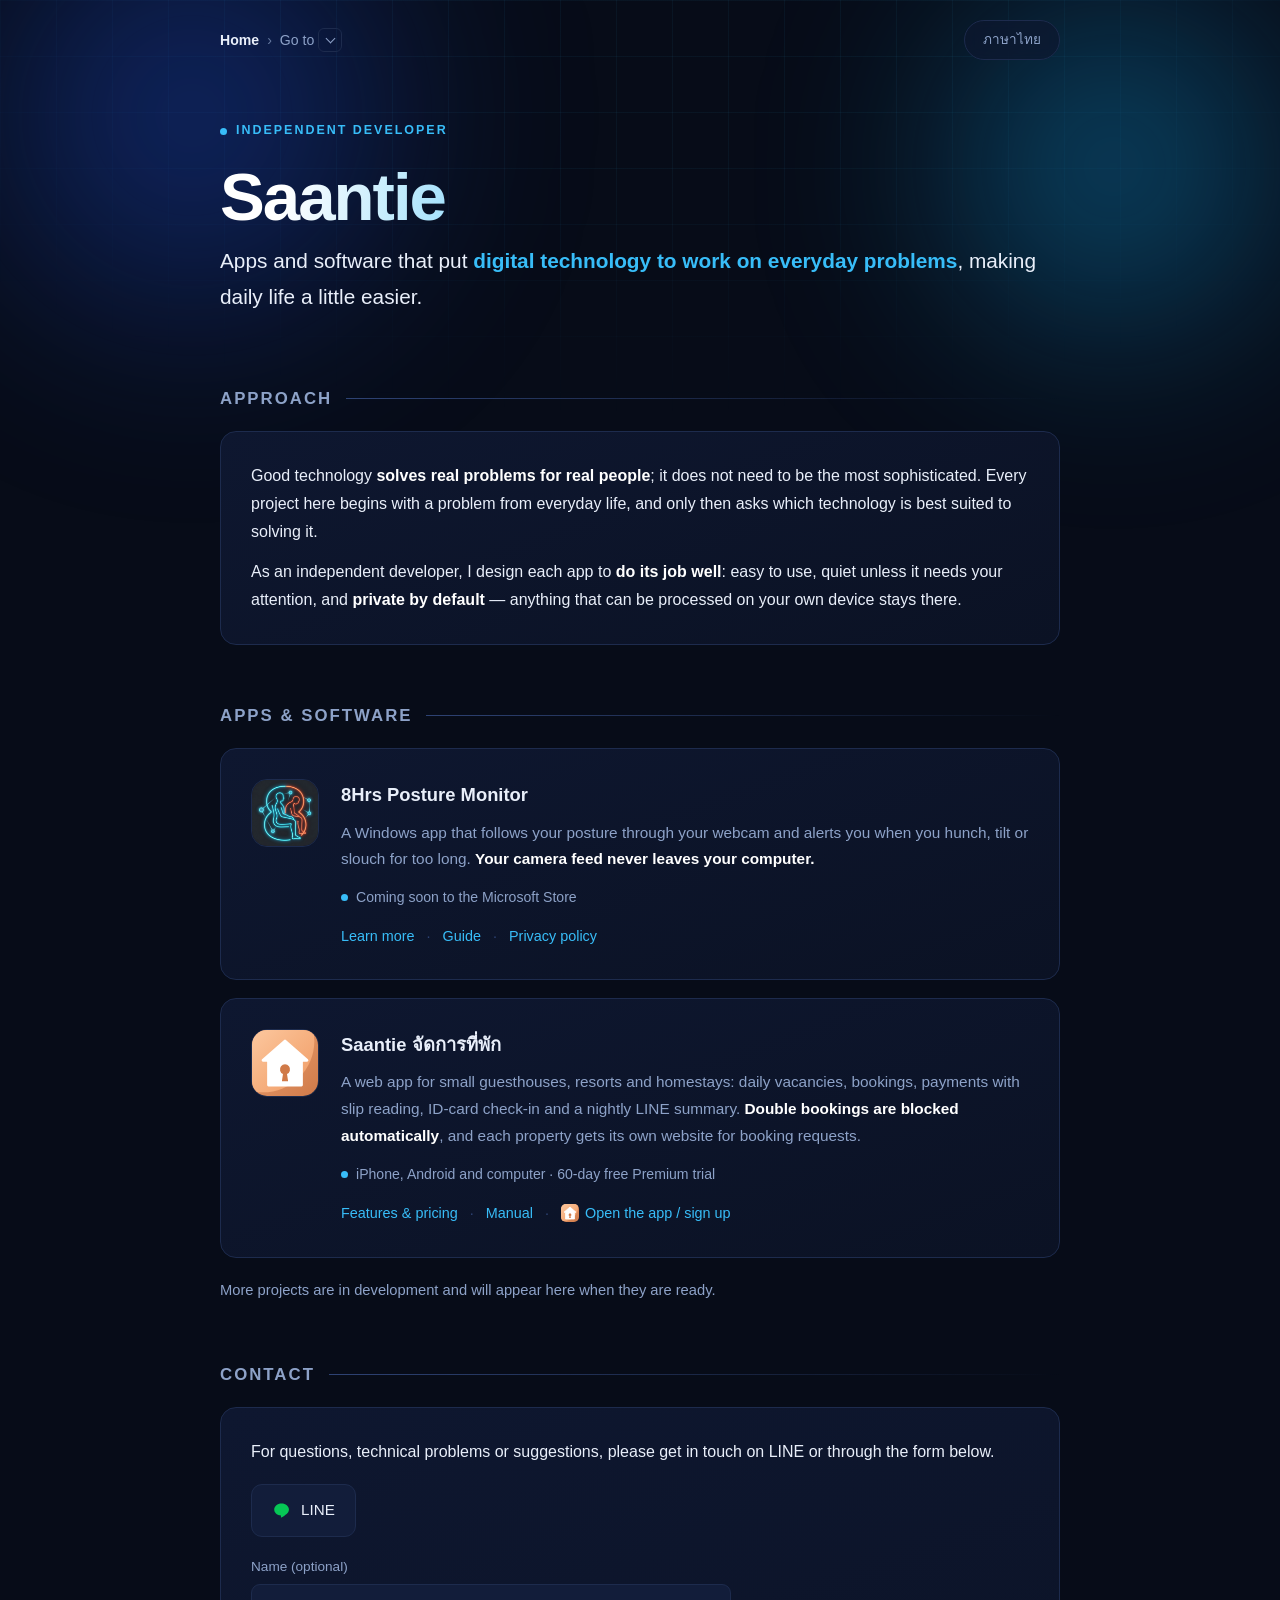
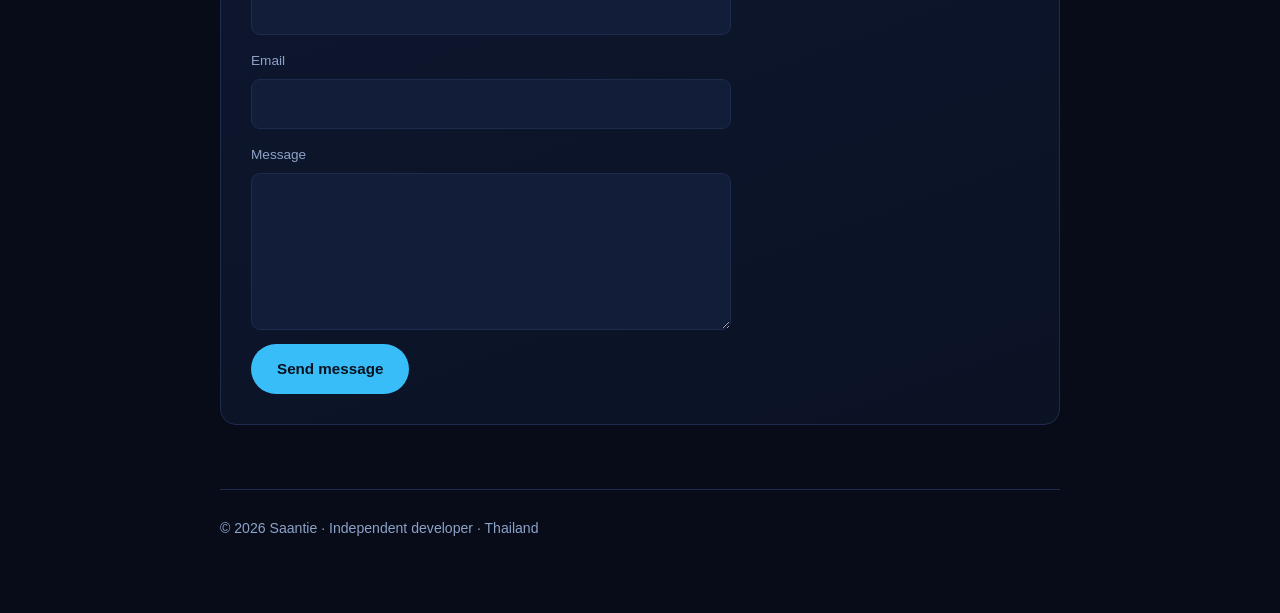
<file: index.html>
<!DOCTYPE html>
<html lang="th">
<head>
<meta charset="utf-8">
<meta name="viewport" content="width=device-width, initial-scale=1">
<title>Saantie — นักพัฒนาอิสระ | Independent Developer</title>
<meta name="description" content="นักพัฒนาอิสระ สร้างแอปและโปรแกรมที่ใช้เทคโนโลยีดิจิทัลช่วยแก้ปัญหาในชีวิตประจำวัน — Independent developer building apps that use digital technology to solve everyday problems.">
<meta name="theme-color" content="#070C18">
<link rel="icon" href="data:image/svg+xml,%3Csvg xmlns='http://www.w3.org/2000/svg' viewBox='0 0 64 64'%3E%3Crect width='64' height='64' rx='14' fill='%23070C18'/%3E%3Ctext x='32' y='45' font-family='Segoe UI,sans-serif' font-size='38' font-weight='700' fill='%2338BDF8' text-anchor='middle'%3ES%3C/text%3E%3C/svg%3E">
<!-- ทำเครื่องหมายว่า JS ใช้ได้ ก่อนที่ body จะเรนเดอร์ — CSS ที่ซ่อนเนื้อหาไว้รอ animation
     จะทำงานต่อเมื่อมีคลาสนี้ ถ้า JS พังหรือถูกปิด เนื้อหาจะแสดงครบตามปกติ ไม่กลายเป็นหน้าว่าง -->
<script>document.documentElement.classList.add("js");</script>
<link rel="stylesheet" href="/assets/crumbs.css">
<style>
  :root {
    /* โทนสีดึงมาจากไอคอนแอปจริง (พื้นน้ำเงินเข้ม #151821 + เส้นเรืองแสงฟ้า) จะได้เป็นชุดเดียวกัน */
    --bg: #070C18;
    --bg-soft: #0B1224;
    --surface: #0E1730;
    --surface-2: #121D3A;
    --border: #1D2B4D;
    --border-lit: #2E4374;
    --text: #E9EFFA;
    --muted: #8DA2C8;
    --accent: #38BDF8;
    --accent-2: #2563EB;
    --accent-soft: rgba(56, 189, 248, 0.12);
  }
  * { box-sizing: border-box; }
  html { scroll-behavior: smooth; }
  body {
    margin: 0; padding: 0;
    font-family: "Segoe UI", "Sarabun", -apple-system, sans-serif;
    background: var(--bg); color: var(--text); line-height: 1.75;
    -webkit-font-smoothing: antialiased;
    overflow-x: hidden;
  }

  /* ---------- ฉากหลัง: ตารางบางๆ + แสงออโรราเคลื่อนช้า ----------
     ทั้งสองชั้นเป็น position:fixed และ pointer-events:none จึงไม่กระทบการเลื่อนหรือการคลิก
     animation ขยับแค่ transform/opacity เท่านั้น (GPU จัดการได้ ไม่ทำให้เครื่องทำงานหนัก) */
  .bg-grid, .aurora { position: fixed; inset: 0; pointer-events: none; z-index: 0; }
  .bg-grid {
    background-image:
      linear-gradient(to right, rgba(56,189,248,.055) 1px, transparent 1px),
      linear-gradient(to bottom, rgba(56,189,248,.055) 1px, transparent 1px);
    background-size: 56px 56px;
    mask-image: radial-gradient(ellipse 90% 60% at 50% 0%, #000 30%, transparent 78%);
    -webkit-mask-image: radial-gradient(ellipse 90% 60% at 50% 0%, #000 30%, transparent 78%);
  }
  .aurora span {
    position: absolute; border-radius: 50%; filter: blur(90px); opacity: .5;
  }
  .aurora .a1 {
    width: 46vw; height: 46vw; min-width: 320px; min-height: 320px;
    top: -14vw; left: -8vw; background: radial-gradient(circle, #1D4ED8 0%, transparent 68%);
    animation: drift1 22s ease-in-out infinite alternate;
  }
  .aurora .a2 {
    width: 38vw; height: 38vw; min-width: 260px; min-height: 260px;
    top: -6vw; right: -6vw; background: radial-gradient(circle, #0EA5E9 0%, transparent 68%);
    animation: drift2 27s ease-in-out infinite alternate;
  }
  @keyframes drift1 { to { transform: translate3d(7vw, 5vw, 0) scale(1.12); } }
  @keyframes drift2 { to { transform: translate3d(-6vw, 7vw, 0) scale(1.08); } }

  .wrap { position: relative; z-index: 1; max-width: 880px; margin: 0 auto; padding: 0 20px 72px; }

  /* ---------- ปุ่มสลับภาษา ---------- */
  .langbar { max-width: 880px; margin: 0 auto; padding: 20px 20px 0; text-align: right;
             position: relative; z-index: 2; }
  .langbtn {
    background: rgba(14,23,48,.7); border: 1px solid var(--border); color: var(--muted);
    border-radius: 999px; padding: 7px 18px; font: inherit; font-size: .85em;
    cursor: pointer; backdrop-filter: blur(8px); transition: .25s;
  }
  .langbtn:hover { border-color: var(--accent); color: var(--accent); box-shadow: 0 0 0 4px var(--accent-soft); }

  /* ---------- ส่วนหัว ---------- */
  .hero { padding: 56px 0 12px; }
  .eyebrow {
    display: inline-flex; align-items: center; gap: 9px;
    font-size: .78em; letter-spacing: .16em; text-transform: uppercase;
    color: var(--accent); font-weight: 600; margin-bottom: 20px;
  }
  .dot {
    width: 7px; height: 7px; border-radius: 50%; background: var(--accent);
    box-shadow: 0 0 0 0 rgba(56,189,248,.7); animation: pulse 2.4s infinite;
  }
  @keyframes pulse {
    70%  { box-shadow: 0 0 0 9px rgba(56,189,248,0); }
    100% { box-shadow: 0 0 0 0 rgba(56,189,248,0); }
  }
  .hero h1 {
    font-size: clamp(2.6em, 7vw, 4.2em); margin: 0 0 10px; letter-spacing: -.03em;
    line-height: 1.05; font-weight: 700;
    background: linear-gradient(100deg, #FFFFFF 8%, var(--accent) 52%, #A5B4FC 96%);
    -webkit-background-clip: text; background-clip: text; color: transparent;
  }
  .tagline { font-size: clamp(1.05em, 2.4vw, 1.3em); color: var(--text); margin: 0; max-width: 40em; }
  .tagline b { color: var(--accent); font-weight: 600; }

  /* ---------- หัวข้อส่วน ---------- */
  .sectionhead { margin: 56px 0 18px; }
  .sectionhead h2 {
    font-size: 1.05em; margin: 0; letter-spacing: .12em; text-transform: uppercase;
    color: var(--muted); font-weight: 600; display: flex; align-items: center; gap: 14px;
  }
  .sectionhead h2::after {
    content: ""; flex: 1; height: 1px;
    background: linear-gradient(to right, var(--border-lit), transparent);
  }

  /* ---------- การ์ด ---------- */
  .card {
    position: relative; background: linear-gradient(160deg, var(--surface), var(--bg-soft));
    border: 1px solid var(--border); border-radius: 16px; padding: 30px;
    transition: border-color .3s, transform .3s, box-shadow .3s;
  }
  .card:hover { border-color: var(--border-lit); }
  .card h3 { margin: 0 0 8px; font-size: 1.15em; }
  .card p { margin: 0 0 12px; }
  .card p:last-child { margin-bottom: 0; }
  .card b { color: #FFFFFF; }

  /* ---------- การ์ดแอป ---------- */
  .apps { display: grid; gap: 18px; grid-template-columns: 1fr; }
  .app { display: flex; gap: 22px; align-items: flex-start; }
  .app:hover { transform: translateY(-3px); box-shadow: 0 18px 40px -22px rgba(56,189,248,.4); }
  .app .icon { position: relative; flex-shrink: 0; }
  .app .icon img {
    width: 68px; height: 68px; border-radius: 16px; display: block;
    border: 1px solid var(--border); transition: box-shadow .3s;
  }
  .app:hover .icon img { box-shadow: 0 0 26px -4px rgba(56,189,248,.55); }
  .app p { color: var(--muted); font-size: .96em; }
  /* กลุ่มคำไทยที่ห้ามตัดกลาง (ไทยไม่มีช่องว่างระหว่างคำ เบราว์เซอร์เคยตัด "การเข้า / พัก") */
  .nw { white-space: nowrap; }
  /* สถานะของแอป (กดไม่ได้) = ข้อความธรรมดามีจุดนำหน้า ห้ามทำเป็นแคปซูลมีพื้น/กรอบ
     เพราะผู้ใช้เข้าใจว่าเป็นปุ่ม (เคยเป็นแบบนั้น ผู้ใช้แจ้ง ต.ค. 2569) — ส่วนที่กดได้อยู่ใน .applinks */
  /* display ตั้งเฉพาะภาษาที่เลือก — ถ้าตั้งใน .app .status ตรงๆ จะชนะกฎซ่อนภาษา [data-lang] แล้วขึ้นทั้งสองภาษา */
  .app .status { align-items: baseline; gap: 8px; color: var(--muted); font-size: .88em; margin: 2px 0; }
  html[lang="th"] .app .status[data-lang="th"], html[lang="en"] .app .status[data-lang="en"] { display: flex; }
  .status::before {
    content: ""; flex-shrink: 0; width: 7px; height: 7px; border-radius: 50%;
    background: var(--accent); transform: translateY(-1px);
  }
  .applinks { margin-top: 14px; font-size: .9em; }
  .applinks a { color: var(--accent); text-decoration: none; border-bottom: 1px solid transparent; }
  .applinks a:hover { border-bottom-color: var(--accent); }
  .applinks-sep { color: var(--border-lit); margin: 0 8px; }
  /* ไอคอนเล็กหน้าลิงก์เปิดเว็บแอป Saantie จัดการที่พัก (สีส้ม = ไอคอน PWA) */
  /* inline-block + nowrap: ไอคอนกับข้อความขึ้นบรรทัดใหม่ไปด้วยกัน (จอมือถือเคยเหลือไอคอนค้างท้ายบรรทัดแรก) */
  .applinks a.applink { display: inline-block; white-space: nowrap; }
  .applink-icon { width: 18px; height: 18px; border-radius: 5px; vertical-align: -4px; margin-right: 6px; }

  .note { color: var(--muted); font-size: .92em; margin-top: 20px; }

  /* ---------- ปุ่มติดต่อ (LINE) ---------- */
  .contacts { display: flex; flex-wrap: wrap; gap: 12px; margin-top: 18px; }
  .contact {
    display: inline-flex; align-items: center; gap: 10px;
    border-radius: 11px; padding: 12px 20px; text-decoration: none;
    font-size: .95em; font-weight: 500; transition: .25s; border: 1px solid transparent;
  }
  .contact svg { width: 19px; height: 19px; flex-shrink: 0; }
  .contact.line { background: var(--surface-2); border-color: var(--border); color: var(--text); }
  .contact.line svg { fill: #06C755; }
  .contact.line:hover { border-color: #06C755; transform: translateY(-2px); }

  /* ---------- ฟอร์มติดต่อ (ส่งจริงผ่าน Cloud Function — ดู CLAUDE.md) ---------- */
  .contact-form { margin-top: 18px; display: flex; flex-direction: column; gap: 14px; max-width: 480px; }
  .cf-field { display: flex; flex-direction: column; gap: 6px; }
  .cf-field span { font-size: .85em; color: var(--muted); }
  .contact-form input[type="text"], .contact-form input[type="email"], .contact-form textarea {
    background: var(--surface-2); border: 1px solid var(--border); border-radius: 9px;
    padding: 11px 14px; font: inherit; font-size: .95em; color: var(--text);
    resize: vertical; transition: border-color .2s;
  }
  .contact-form input:focus, .contact-form textarea:focus {
    outline: none; border-color: var(--accent); box-shadow: 0 0 0 3px var(--accent-soft);
  }
  /* honeypot กันบอท — ซ่อนด้วยตำแหน่งนอกจอ ไม่ใช่ display:none เพราะบอทบางตัวข้าม display:none
     โดยเฉพาะ คนจริง/screen reader ไม่มีทางไปเจอเข้า (aria-hidden + tabindex="-1" กันด้วยอีกชั้น) */
  .cf-hp { position: absolute; left: -9999px; top: -9999px; }
  .cf-submit {
    align-self: flex-start; background: var(--accent); color: #06121F; border: none;
    border-radius: 999px; padding: 12px 26px; font: inherit; font-size: .95em; font-weight: 600;
    cursor: pointer; transition: .25s;
  }
  .cf-submit:hover:not(:disabled) { box-shadow: 0 0 0 4px var(--accent-soft); transform: translateY(-2px); }
  .cf-submit:disabled { opacity: .6; cursor: default; }
  /* ใช้ display คุมการแสดง/ซ่อน ไม่ใช่ opacity เพราะถ้าใช้ opacity ตัวมันจะยังกินพื้นที่ในเลย์เอาต์
     ตลอดเวลา ทำให้มีช่องว่างค้างใต้ปุ่มตั้งแต่เปิดหน้า (บทเรียนจากปุ่มคัดลอกอีเมลเวอร์ชันก่อน) */
  .cf-status { display: none; margin: 0; font-size: .9em; }
  .cf-status.show { display: block; animation: cfstatusin .3s ease; }
  .cf-status.ok { color: var(--accent); }
  .cf-status.err { color: #F87171; }
  @keyframes cfstatusin { from { opacity: 0; transform: translateY(-4px); } to { opacity: 1; transform: none; } }

  footer {
    border-top: 1px solid var(--border); margin-top: 64px; padding-top: 26px;
    color: var(--muted); font-size: .88em;
  }
  a { color: var(--accent); }
  code {
    background: var(--surface-2); border: 1px solid var(--border);
    border-radius: 5px; padding: 1px 7px; font-size: .92em;
  }

  /* ---------- สลับภาษา ----------
     ⚠️ ใช้ display คุมการแสดง/ซ่อน — ห้ามเอาคลาส .reveal ไปใส่บนอิลิเมนต์ที่มี data-lang
     เพราะตัวที่ถูก display:none จะไม่ถูก IntersectionObserver ตรวจจับ พอสลับภาษาแล้ว
     จะค้างสถานะโปร่งใสมองไม่เห็นตลอด — ใส่ .reveal ที่กล่องนอกเท่านั้น */
  [data-lang] { display: none; }
  html[lang="th"] [data-lang="th"], html[lang="en"] [data-lang="en"] { display: block; }
  html[lang="th"] span[data-lang="th"], html[lang="en"] span[data-lang="en"] { display: inline; }

  /* ---------- animation ปรากฏตอนเลื่อนถึง ---------- */
  .js .reveal { opacity: 0; transform: translateY(18px); }
  .js .reveal.in { opacity: 1; transform: none; transition: opacity .7s ease, transform .7s ease; }

  /* ---------- เคารพการตั้งค่าลดการเคลื่อนไหวของผู้ใช้ ---------- */
  @media (prefers-reduced-motion: reduce) {
    html { scroll-behavior: auto; }
    .aurora span, .dot { animation: none; }
    .js .reveal { opacity: 1; transform: none; transition: none; }
    .card:hover, .app:hover, .contact:hover { transform: none; }
  }

  @media (max-width: 640px) {
    .card { padding: 22px; }
    .app { flex-direction: column; gap: 16px; }
    .hero { padding: 36px 0 8px; }
    .sectionhead { margin: 44px 0 14px; }
  }
</style>
</head>
<body>

<div class="bg-grid"></div>
<div class="aurora"><span class="a1"></span><span class="a2"></span></div>

<div class="langbar">
  <nav id="crumbs"></nav>
  <button class="langbtn" id="langbtn" type="button"></button>
</div>

<div class="wrap">

  <!-- ================= ส่วนหัว ================= -->
  <header class="hero reveal">
    <div class="eyebrow">
      <span class="dot"></span>
      <span data-lang="th">นักพัฒนาอิสระ</span>
      <span data-lang="en">Independent developer</span>
    </div>
    <h1>Saantie</h1>
    <p class="tagline" data-lang="th">
      พัฒนาแอปพลิเคชันและโปรแกรมที่นำ<b>เทคโนโลยีดิจิทัลมาช่วยแก้ปัญหาในชีวิตประจำวัน</b>
      เพื่อให้การใช้ชีวิตสะดวกยิ่งขึ้น
    </p>
    <p class="tagline" data-lang="en">
      Apps and software that put <b>digital technology to work on everyday problems</b>,
      making daily life a little easier.
    </p>
  </header>

  <!-- ================= แนวคิด ================= -->
  <div class="sectionhead reveal">
    <h2><span data-lang="th">แนวทางการพัฒนา</span><span data-lang="en">Approach</span></h2>
  </div>

  <div class="card reveal">
    <div data-lang="th">
      <p>
        เทคโนโลยีที่ดีคือเทคโนโลยีที่<b>แก้ปัญหาที่ผู้คนพบจริง</b> มิใช่เทคโนโลยีที่ซับซ้อนที่สุด
        ผลงานทุกชิ้นจึงเริ่มต้นจากปัญหาในชีวิตประจำวัน แล้วจึงพิจารณาว่าเทคโนโลยีใดเหมาะสมที่จะนำมาช่วยแก้ไข
      </p>
      <p>
        ในฐานะนักพัฒนาอิสระ แต่ละโปรแกรมได้รับการออกแบบให้<b>ทำหน้าที่ของตนได้อย่างดีที่สุด</b> ใช้งานง่าย
        ไม่รบกวนผู้ใช้เกินความจำเป็น และ<b>ให้ความสำคัญกับความเป็นส่วนตัวของผู้ใช้เป็นอันดับแรก</b>
        ข้อมูลใดที่ประมวลผลภายในอุปกรณ์ของผู้ใช้ได้ จะไม่ถูกส่งออกไปภายนอก
      </p>
    </div>
    <div data-lang="en">
      <p>
        Good technology <b>solves real problems for real people</b>; it does not need to be the most
        sophisticated. Every project here begins with a problem from everyday life, and only then asks
        which technology is best suited to solving it.
      </p>
      <p>
        As an independent developer, I design each app to <b>do its job well</b>: easy to use, quiet
        unless it needs your attention, and <b>private by default</b> — anything that can be processed
        on your own device stays there.
      </p>
    </div>
  </div>

  <!-- ================= แอป ================= -->
  <div class="sectionhead reveal">
    <h2><span data-lang="th">โปรแกรมและแอปพลิเคชัน</span><span data-lang="en">Apps &amp; software</span></h2>
  </div>

  <div class="apps">
    <div class="card app reveal">
      <div class="icon"><img src="assets/8hrs-icon.png" alt="8Hrs Posture Monitor"></div>
      <div>
        <h3>8Hrs Posture Monitor</h3>
        <p data-lang="th">
          โปรแกรมสำหรับ Windows ที่ใช้เว็บแคมติดตามท่านั่ง และแจ้งเตือนเมื่อก้ม เอียง
          หรือหลังค่อมนานเกินไป โดย<b>ภาพจากกล้องจะไม่ถูกส่งออกจากเครื่องคอมพิวเตอร์ของผู้ใช้</b>
        </p>
        <p data-lang="en">
          A Windows app that follows your posture through your webcam and alerts you when you
          hunch, tilt or slouch for too long. <b>Your camera feed never leaves your computer.</b>
        </p>
        <p class="status" data-lang="th">เตรียมเปิดให้ดาวน์โหลดบน Microsoft Store</p>
        <p class="status" data-lang="en">Coming soon to the Microsoft Store</p>
        <div class="applinks">
          <a href="/8hrs"><span data-lang="th">รายละเอียด</span><span data-lang="en">Learn more</span></a>
          <span class="applinks-sep">·</span>
          <a href="/8hrs/guide"><span data-lang="th">คู่มือการใช้งาน</span><span data-lang="en">Guide</span></a>
          <span class="applinks-sep">·</span>
          <a href="/8hrs/privacy"><span data-lang="th">นโยบายความเป็นส่วนตัว</span><span data-lang="en">Privacy policy</span></a>
        </div>
      </div>
    </div>

    <div class="card app reveal">
      <div class="icon"><img src="assets/pms-web-icon.svg" alt="Saantie จัดการที่พัก"></div>
      <div>
        <h3>Saantie จัดการที่พัก</h3>
        <p data-lang="th">
          เว็บแอปสำหรับเจ้าของบ้านพัก รีสอร์ท และโฮมสเตย์ขนาดเล็ก ดู<span class="nw">บ้านว่างรายวัน</span> บันทึกการจอง
          รับเงินแนบสลิป อ่านบัตรทำ <span class="nw">ร.ร.3</span> และส่งสรุปเช็คอินเข้า LINE โดย<b>ป้องกันการจอง<span class="nw">ซ้ำซ้อน</span>ให้โดยอัตโนมัติ</b>
          พร้อม<span class="nw">เว็บไซต์รับคำขอจอง</span>ของที่พักเอง
        </p>
        <p data-lang="en">
          A web app for small guesthouses, resorts and homestays: daily vacancies, bookings, payments with slip reading,
          ID-card check-in and a nightly LINE summary. <b>Double bookings are blocked automatically</b>, and each property
          gets its own website for booking requests.
        </p>
        <p class="status" data-lang="th">ใช้ได้บน iPhone, Android และคอมพิวเตอร์ · ทดลองพรีเมียมฟรี 60 วัน</p>
        <p class="status" data-lang="en">iPhone, Android and computer · 60-day free Premium trial</p>
        <div class="applinks">
          <a href="/pms"><span data-lang="th">ดูฟีเจอร์และราคา</span><span data-lang="en">Features &amp; pricing</span></a>
          <span class="applinks-sep">·</span>
          <a href="https://saantie-hotel-pms.web.app/manual/" target="_blank" rel="noopener"><span data-lang="th">คู่มือการใช้งาน</span><span data-lang="en">Manual</span></a>
          <span class="applinks-sep">·</span>
          <a class="applink" href="https://saantie-hotel-pms.web.app" target="_blank" rel="noopener"><img class="applink-icon" src="assets/pms-web-icon.svg" alt=""><span data-lang="th" class="nw">เปิดแอป / สมัครใช้งาน</span><span data-lang="en" class="nw">Open the app / sign up</span></a>
        </div>
      </div>
    </div>
  </div>

  <div class="reveal">
    <p class="note" data-lang="th">ผลงานใหม่อยู่ระหว่างการพัฒนา และจะนำเสนอในหน้านี้เมื่อพร้อมเผยแพร่</p>
    <p class="note" data-lang="en">More projects are in development and will appear here when they are ready.</p>
  </div>

  <!-- ================= ติดต่อ ================= -->
  <div class="sectionhead reveal">
    <h2><span data-lang="th">ติดต่อ</span><span data-lang="en">Contact</span></h2>
  </div>

  <div class="card reveal">
    <div data-lang="th"><p>หากมีคำถาม พบปัญหาในการใช้งาน หรือต้องการให้ข้อเสนอแนะ สามารถติดต่อได้ทาง LINE หรือแบบฟอร์มด้านล่าง</p></div>
    <div data-lang="en"><p>For questions, technical problems or suggestions, please get in touch on LINE or through the form below.</p></div>

    <div class="contacts">
      <!-- ใช้ไอคอนกล่องข้อความทั่วไป ไม่ใช่โลโก้ LINE ของจริง — การวาดโลโก้บริษัทอื่นเองมีความเสี่ยง
           เรื่องเครื่องหมายการค้า ถ้าต้องการปุ่มทางการต้องโหลดไฟล์จากหน้า brand ของ LINE -->
      <a class="contact line" href="https://line.me/R/ti/p/%40341jvvzy" target="_blank" rel="noopener">
        <svg viewBox="0 0 24 24" aria-hidden="true"><path d="M12 3C6.9 3 2.8 6.4 2.8 10.6c0 3.8 3.3 6.9 7.7 7.5.3.1.7.2.8.5.1.3.1.6 0 .9l-.1.8c0 .2-.2.9.8.5s5.4-3.2 7.4-5.4c1.3-1.4 2-2.9 2-4.8C21.4 6.4 17.2 3 12 3Z"/></svg>
        <span>LINE</span>
      </a>
    </div>

    <!-- ฟอร์มติดต่อ — ส่งจริงผ่าน Cloud Function "contactForm" (functions/index.js ในโปรเจกต์
         posture-monitor-program) แทนที่การพึ่ง mailto: ล้วนๆ ซึ่งเงียบสนิทถ้าเครื่องผู้เข้าชมไม่ได้ตั้ง
         โปรแกรมอีเมลเริ่มต้นไว้ (ดู CLAUDE.md หัวข้อ "งานค้าง" ถ้า endpoint ยังไม่ได้ deploy) -->
    <form class="contact-form" id="contact-form" novalidate>
      <label class="cf-field">
        <span data-lang="th">ชื่อ (ไม่บังคับ)</span><span data-lang="en">Name (optional)</span>
        <input type="text" name="name" id="cf-name" autocomplete="name" maxlength="200">
      </label>
      <label class="cf-field">
        <span data-lang="th">อีเมล</span><span data-lang="en">Email</span>
        <input type="email" name="email" id="cf-email" autocomplete="email" required maxlength="320">
      </label>
      <label class="cf-field">
        <span data-lang="th">ข้อความ</span><span data-lang="en">Message</span>
        <textarea name="message" id="cf-message" rows="5" required maxlength="5000"></textarea>
      </label>
      <!-- honeypot: คนจริงมองไม่เห็นเลย (ซ่อนด้วย CSS นอกจอ) บอทที่กรอกทุกช่องอัตโนมัติจะกรอกช่องนี้ด้วย -->
      <div class="cf-hp" aria-hidden="true">
        <label>Website<input type="text" name="website" id="cf-website" tabindex="-1" autocomplete="off"></label>
      </div>
      <button type="submit" class="cf-submit" id="cf-submit">
        <span data-lang="th">ส่งข้อความ</span><span data-lang="en">Send message</span>
      </button>
      <p class="cf-status" id="cf-status" role="status" aria-live="polite"></p>
    </form>
  </div>

  <footer class="reveal">
    <span data-lang="th">© 2026 Saantie · นักพัฒนาอิสระ · ประเทศไทย</span>
    <span data-lang="en">© 2026 Saantie · Independent developer · Thailand</span>
  </footer>

</div>

<script src="/assets/lang-toggle.js"></script>
<script src="/assets/crumbs.js"></script>
<script>
  // ---------- ให้เนื้อหาค่อยๆ ปรากฏตอนเลื่อนถึง ----------
  //
  // ⚠️ animation นี้เป็นแค่ "ของแถม" — ความมองเห็นของเนื้อหาห้ามขึ้นอยู่กับมันเด็ดขาด
  // ถ้า .reveal ไม่ได้คลาส .in เนื้อหาจะโปร่งใสมองไม่เห็น = เว็บว่างเปล่าทั้งหน้า
  // ทดสอบแล้วเจอจริง: IntersectionObserver **ไม่ยิง callback เลย** เมื่อหน้าเว็บไม่ได้
  // composite (แท็บพื้นหลัง / เบราว์เซอร์ที่ไม่แสดงผล / เครื่องมือทดสอบแบบ headless)
  // จึงต้องมีตาข่ายกันพลาด 3 ชั้น ไม่ใช่พึ่ง observer อย่างเดียว
  (function () {
    var items = [].slice.call(document.querySelectorAll(".reveal"));
    function show(el) { el.classList.add("in"); }
    function showAll() { items.forEach(show); }

    // ชั้นสุดท้าย — ตั้งไว้ก่อนอย่างอื่นเลย เพื่อให้ทำงานแน่นอนแม้โค้ดข้างล่างพังกลางทาง:
    // ถ้าผ่านไป 1.5 วิ ยังมีตัวไหนไม่ถูกเผย ให้เผยทั้งหมด
    setTimeout(showAll, 1500);

    try {
      // ชั้นที่ 1 — เบราว์เซอร์เก่าที่ไม่มี IntersectionObserver: แสดงทุกอย่างทันที
      if (!("IntersectionObserver" in window)) { showAll(); return; }

      // ชั้นที่ 2 — สิ่งที่อยู่ในจอตั้งแต่เปิดหน้า เผยเลยในเฟรมถัดไป ไม่ต้องรอ observer
      // (ใช้ requestAnimationFrame เพื่อให้เบราว์เซอร์วาดสถานะ opacity:0 ก่อน แล้ว transition จึงทำงาน)
      requestAnimationFrame(function () {
        items.forEach(function (el) {
          if (el.getBoundingClientRect().top < window.innerHeight * 0.95) show(el);
        });
      });

      // ชั้นที่ 3 — ตัวที่อยู่ต่ำกว่าจอ ใช้ observer เผยตอนเลื่อนถึง
      var io = new IntersectionObserver(function (entries) {
        entries.forEach(function (e, idx) {
          if (!e.isIntersecting) return;
          // หน่วงไล่กันทีละนิดให้ดูเป็นลำดับ ไม่ใช่โผล่พร้อมกันทั้งหน้า
          setTimeout(function () { show(e.target); }, idx * 70);
          io.unobserve(e.target);
        });
      }, { rootMargin: "0px 0px -8% 0px", threshold: 0.08 });
      items.forEach(function (el) { io.observe(el); });
    } catch (err) {
      // อะไรพลาดก็ตาม ต้องไม่ทำให้ผู้ใช้เห็นหน้าว่าง
      showAll();
    }
  })();

  // ---------- ฟอร์มติดต่อ ----------
  // เดิมใช้ mailto: ล้วนๆ ซึ่ง "เงียบสนิท" ถ้าเครื่องผู้ใช้ไม่ได้ตั้งโปรแกรมอีเมลเริ่มต้นไว้ — คลิกแล้ว
  // ไม่มีอะไรเกิดขึ้นเลย ไม่มี error ไม่มีแท็บใหม่ (ลองใช้คัดลอกคลิปบอร์ดเป็นตาข่ายรองไปรอบหนึ่งแล้ว
  // แต่ยังไม่สะดวกพอ) เปลี่ยนมาใช้ฟอร์มส่งจริงผ่าน Cloud Function "contactForm" แทน — ไม่ต้องพึ่ง
  // โปรแกรมอีเมลของผู้เข้าชมเลย (ดู functions/index.js ในโปรเจกต์ posture-monitor-program)
  (function () {
    var CONTACT_ENDPOINT = "https://asia-southeast1-posture-monitor-program.cloudfunctions.net/contactForm";
    var form = document.getElementById("contact-form");
    if (!form) return;
    var submitBtn = document.getElementById("cf-submit");
    var statusEl = document.getElementById("cf-status");
    var nameEl = document.getElementById("cf-name");
    var emailEl = document.getElementById("cf-email");
    var messageEl = document.getElementById("cf-message");
    var websiteEl = document.getElementById("cf-website"); // honeypot — คนจริงต้องว่างเปล่าเสมอ

    function setStatus(kind, thText, enText) {
      statusEl.className = "cf-status show " + kind;
      statusEl.innerHTML =
        '<span data-lang="th">' + thText + '</span><span data-lang="en">' + enText + "</span>";
    }

    form.addEventListener("submit", function (e) {
      e.preventDefault();
      if (!form.reportValidity()) return; // required/type=email ของเบราว์เซอร์เช็คให้ก่อนชั้นหนึ่ง

      submitBtn.disabled = true;
      setStatus("ok", "กำลังส่งข้อความ...", "Sending…");

      fetch(CONTACT_ENDPOINT, {
        method: "POST",
        headers: { "Content-Type": "application/json" },
        body: JSON.stringify({
          name: nameEl.value.trim(),
          email: emailEl.value.trim(),
          message: messageEl.value.trim(),
          website: websiteEl.value, // honeypot ส่งไปด้วยเสมอ ให้ backend เป็นคนตัดสินใจ ไม่กรองฝั่งนี้
        }),
      })
        .then(function (res) {
          if (!res.ok) throw new Error("HTTP " + res.status);
          form.reset();
          setStatus("ok", "ส่งข้อความเรียบร้อยแล้ว ขอบคุณที่ติดต่อมา จะตอบกลับทางอีเมลโดยเร็วที่สุด",
                     "Thank you — your message has been sent. You will receive a reply by email as soon as possible.");
        })
        .catch(function () {
          // ไม่บอกรายละเอียด error ทางเทคนิค แค่แนะนำทางเลือกสำรองที่ยังใช้ได้เสมอ
          setStatus("err", "ไม่สามารถส่งข้อความได้ โปรดลองอีกครั้ง หรือส่งอีเมลถึง contact@saantie.com โดยตรง",
                     "Sorry, your message could not be sent. Please try again, or email contact@saantie.com directly.");
        })
        .finally(function () {
          submitBtn.disabled = false;
        });
    });
  })();
</script>

</body>
</html>
</file>
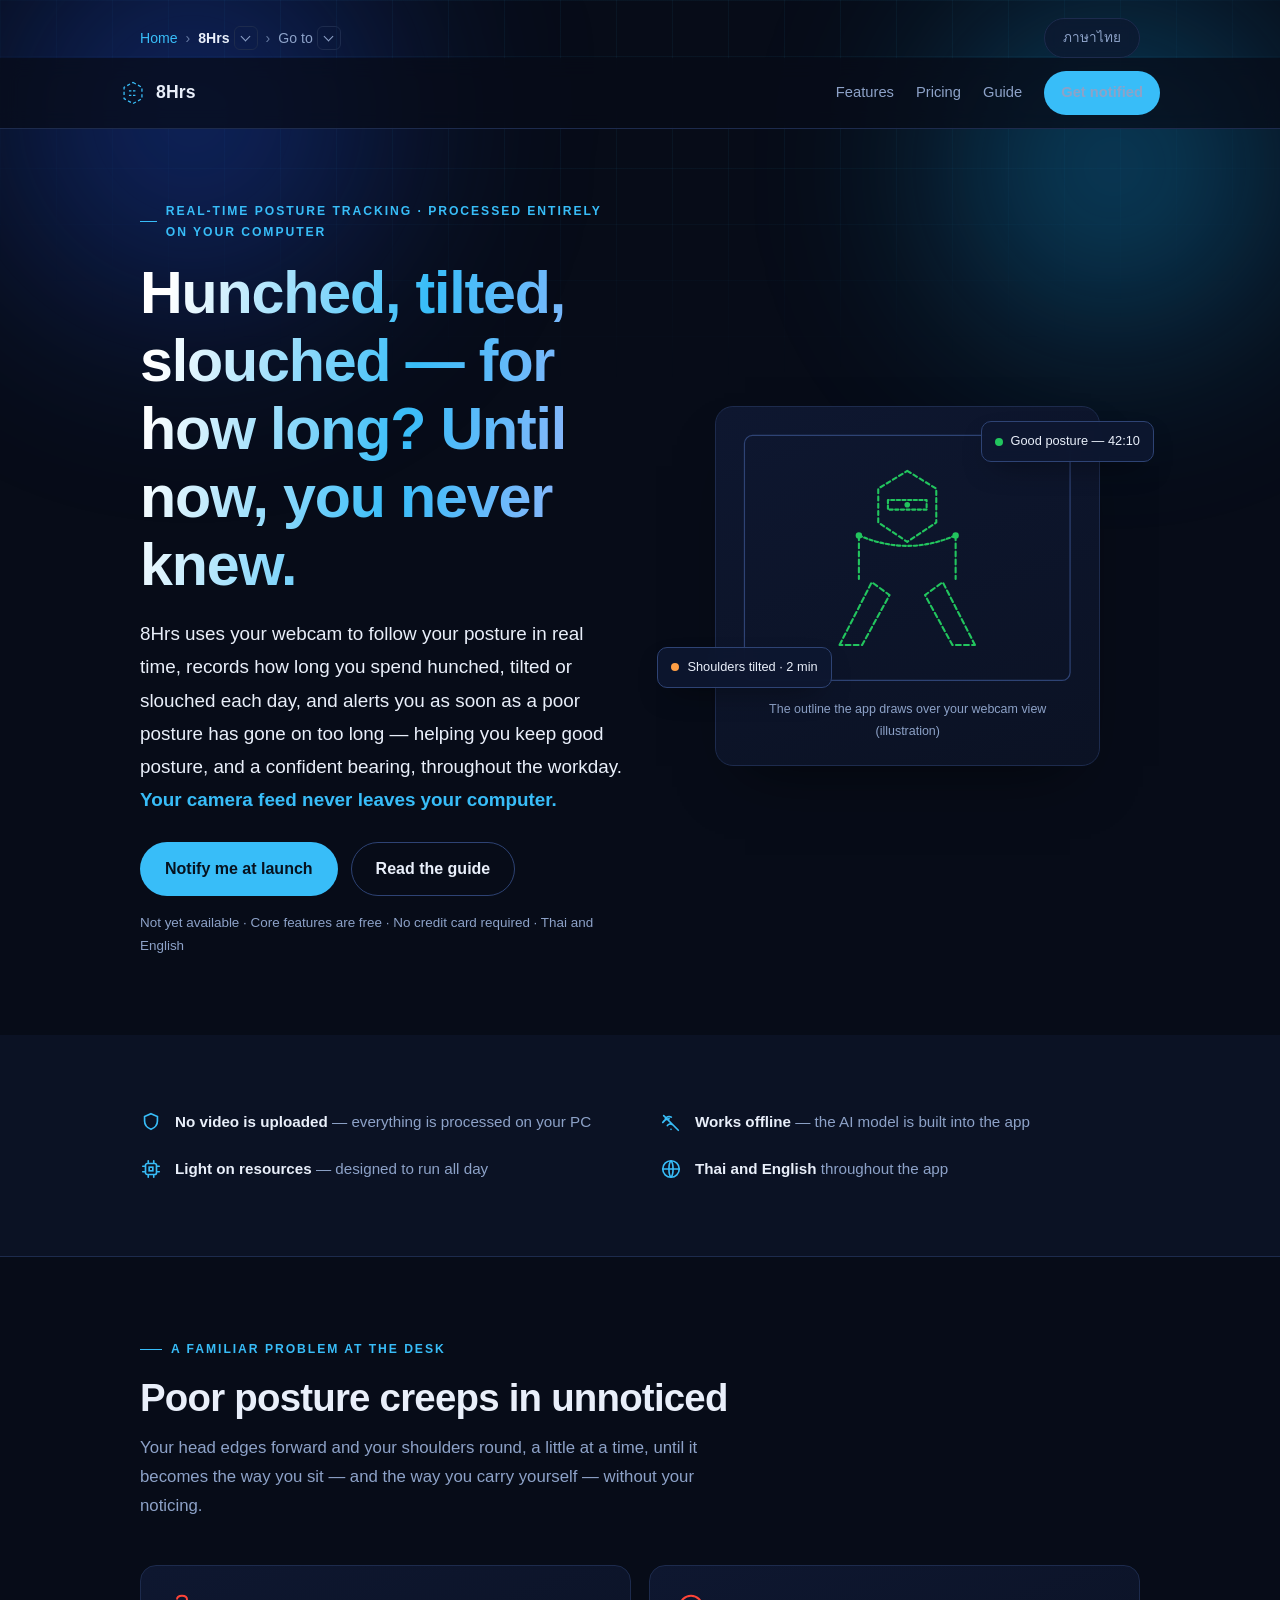
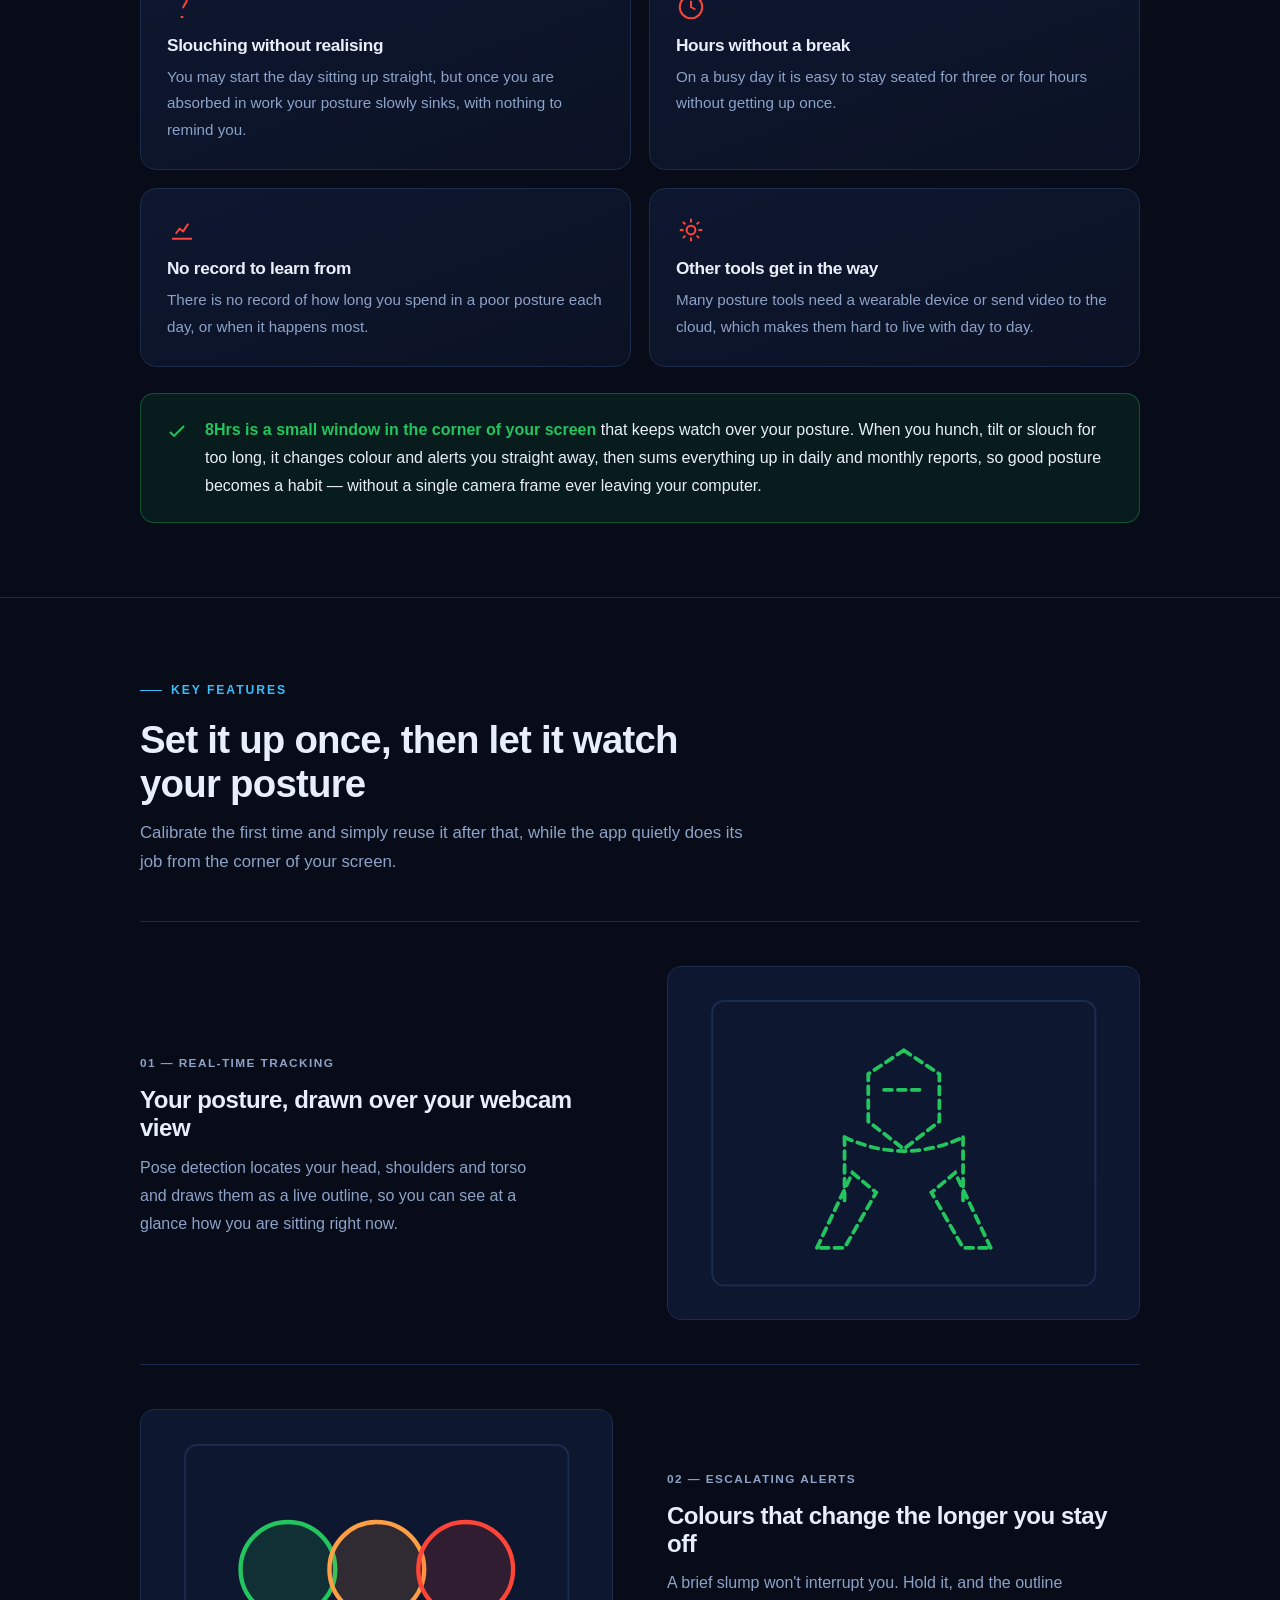
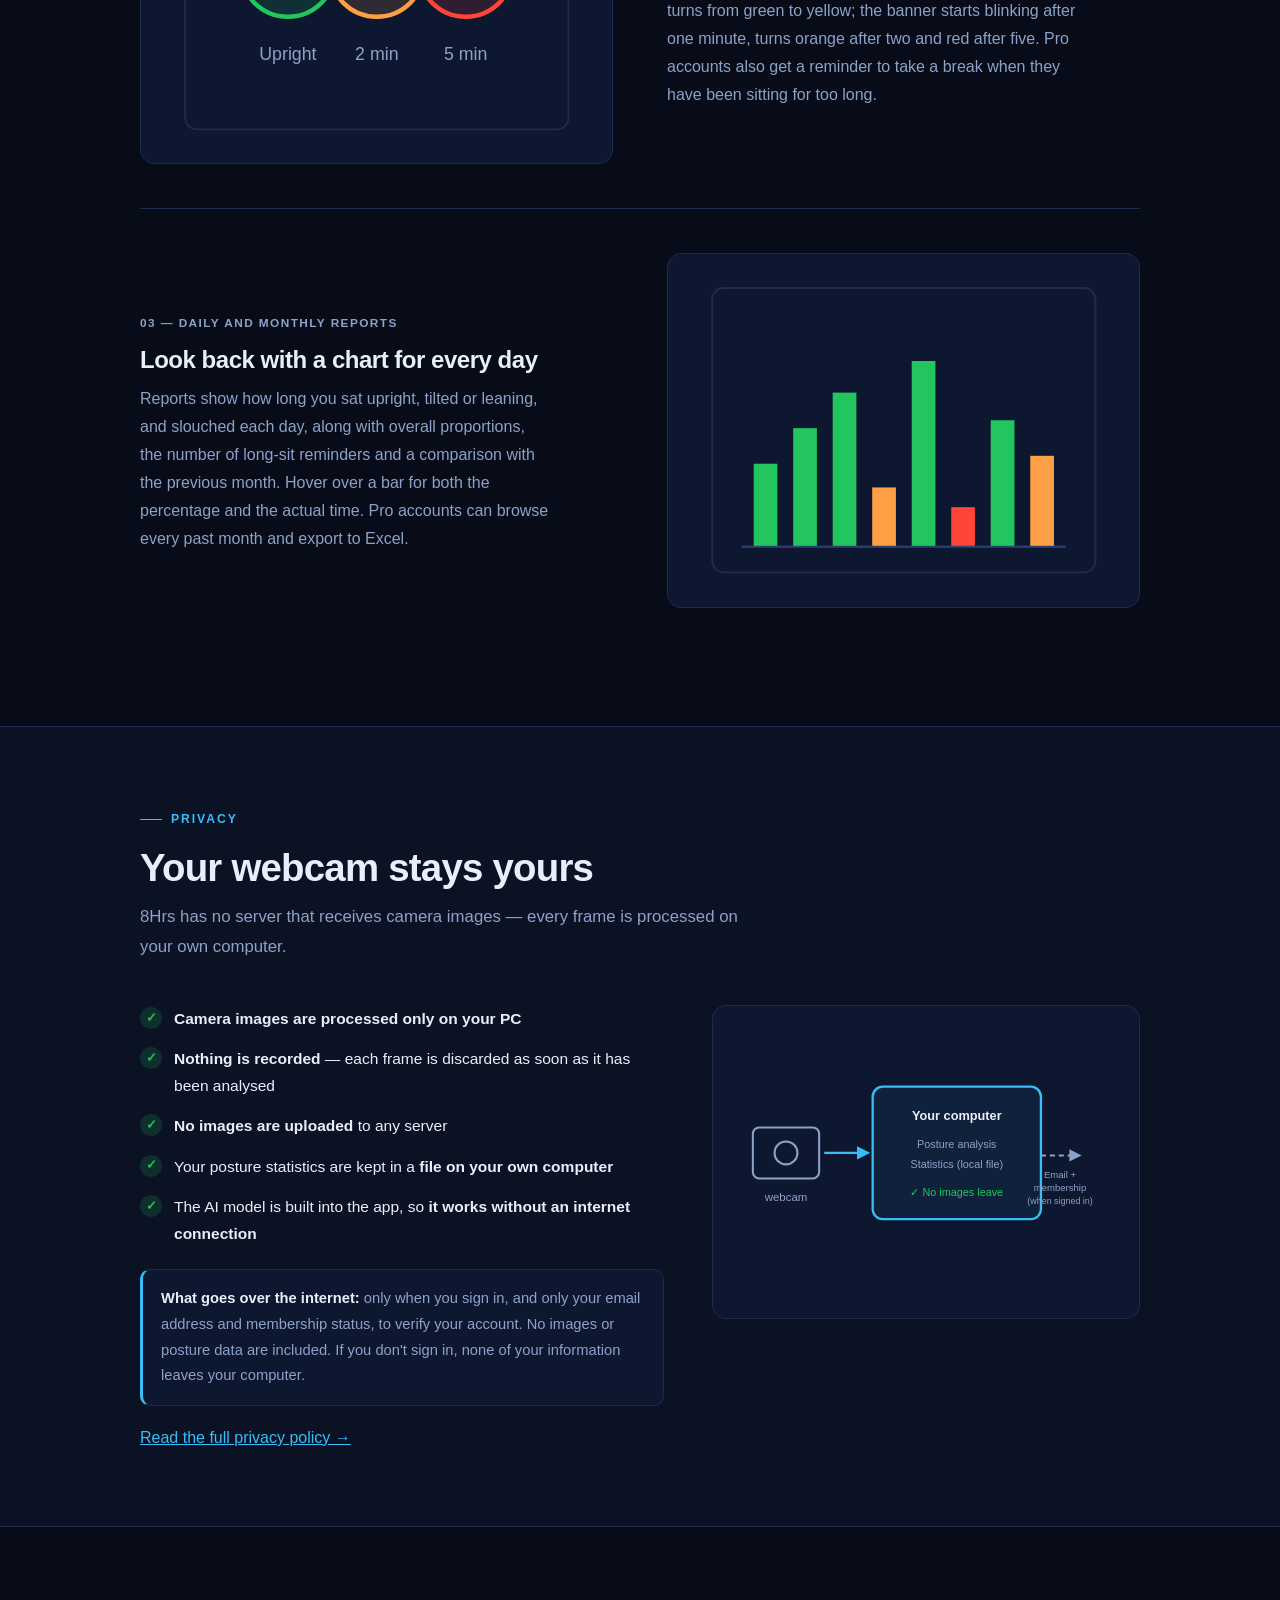
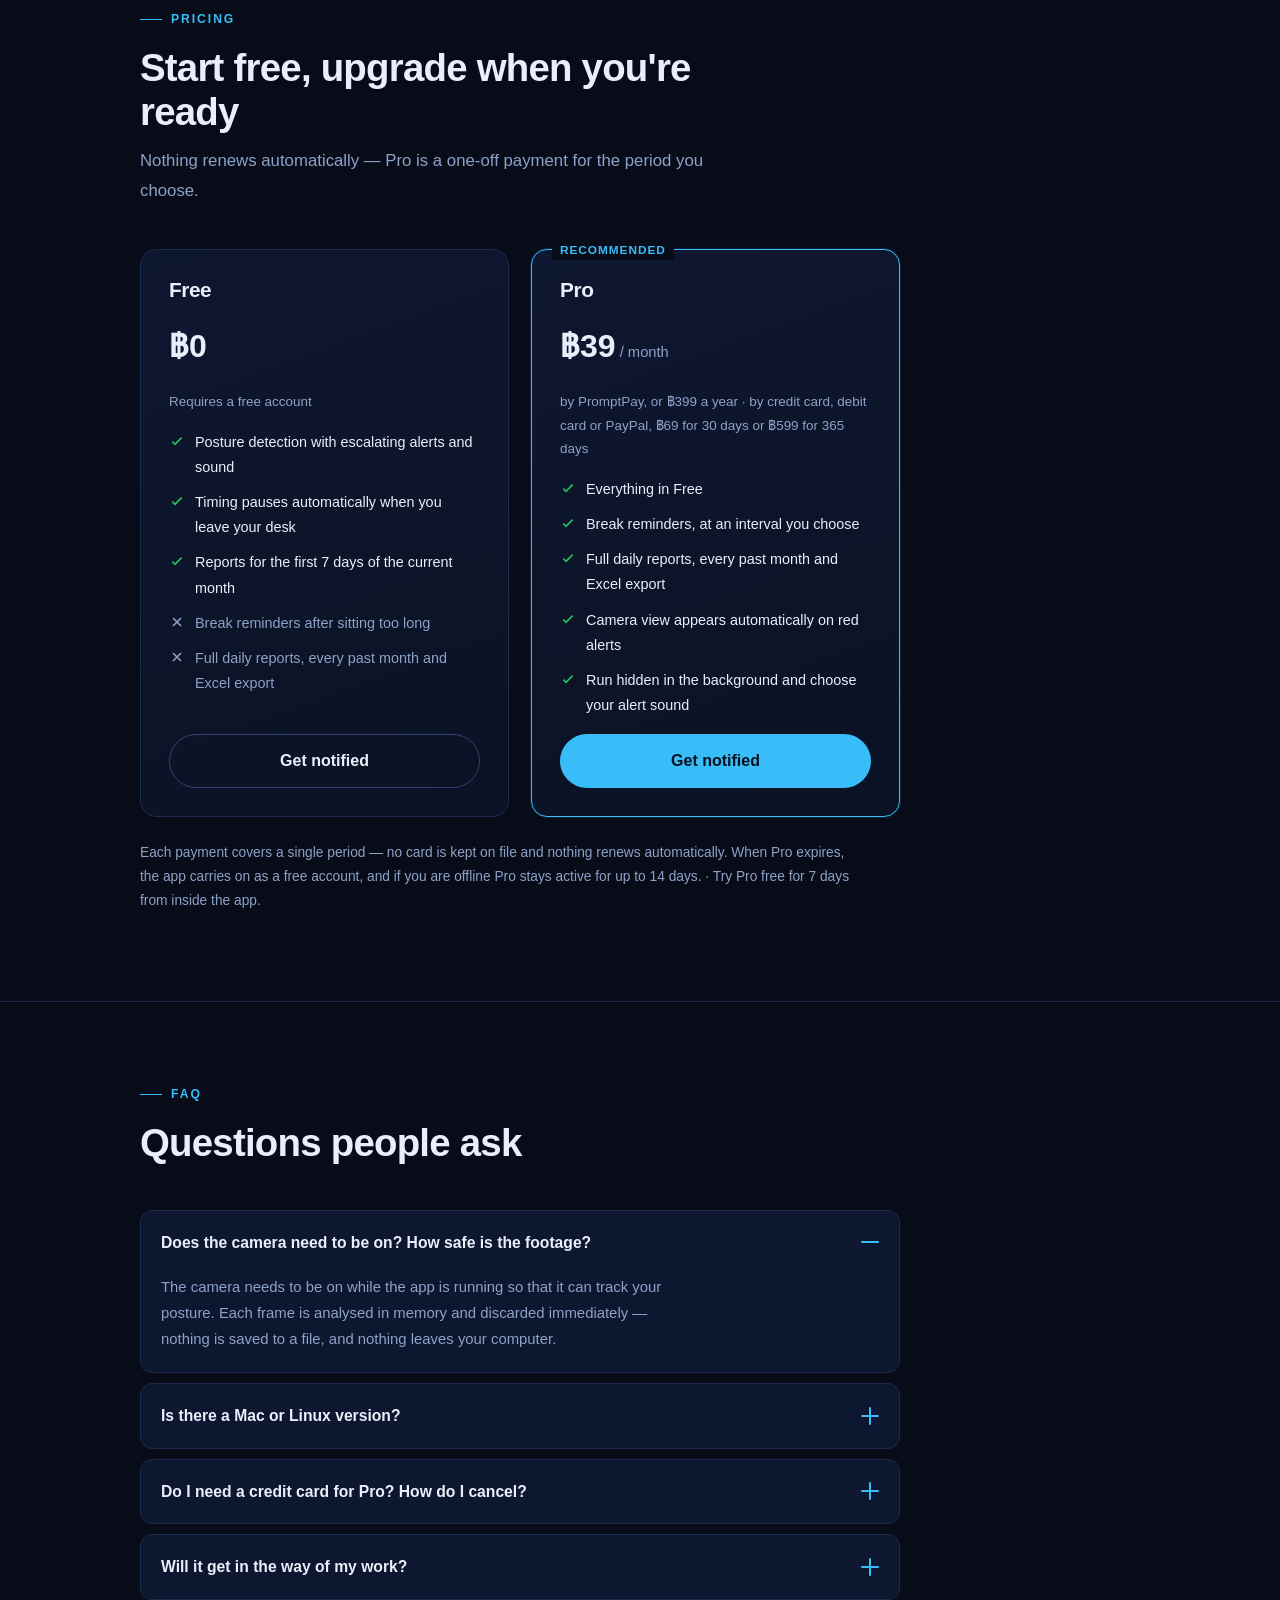
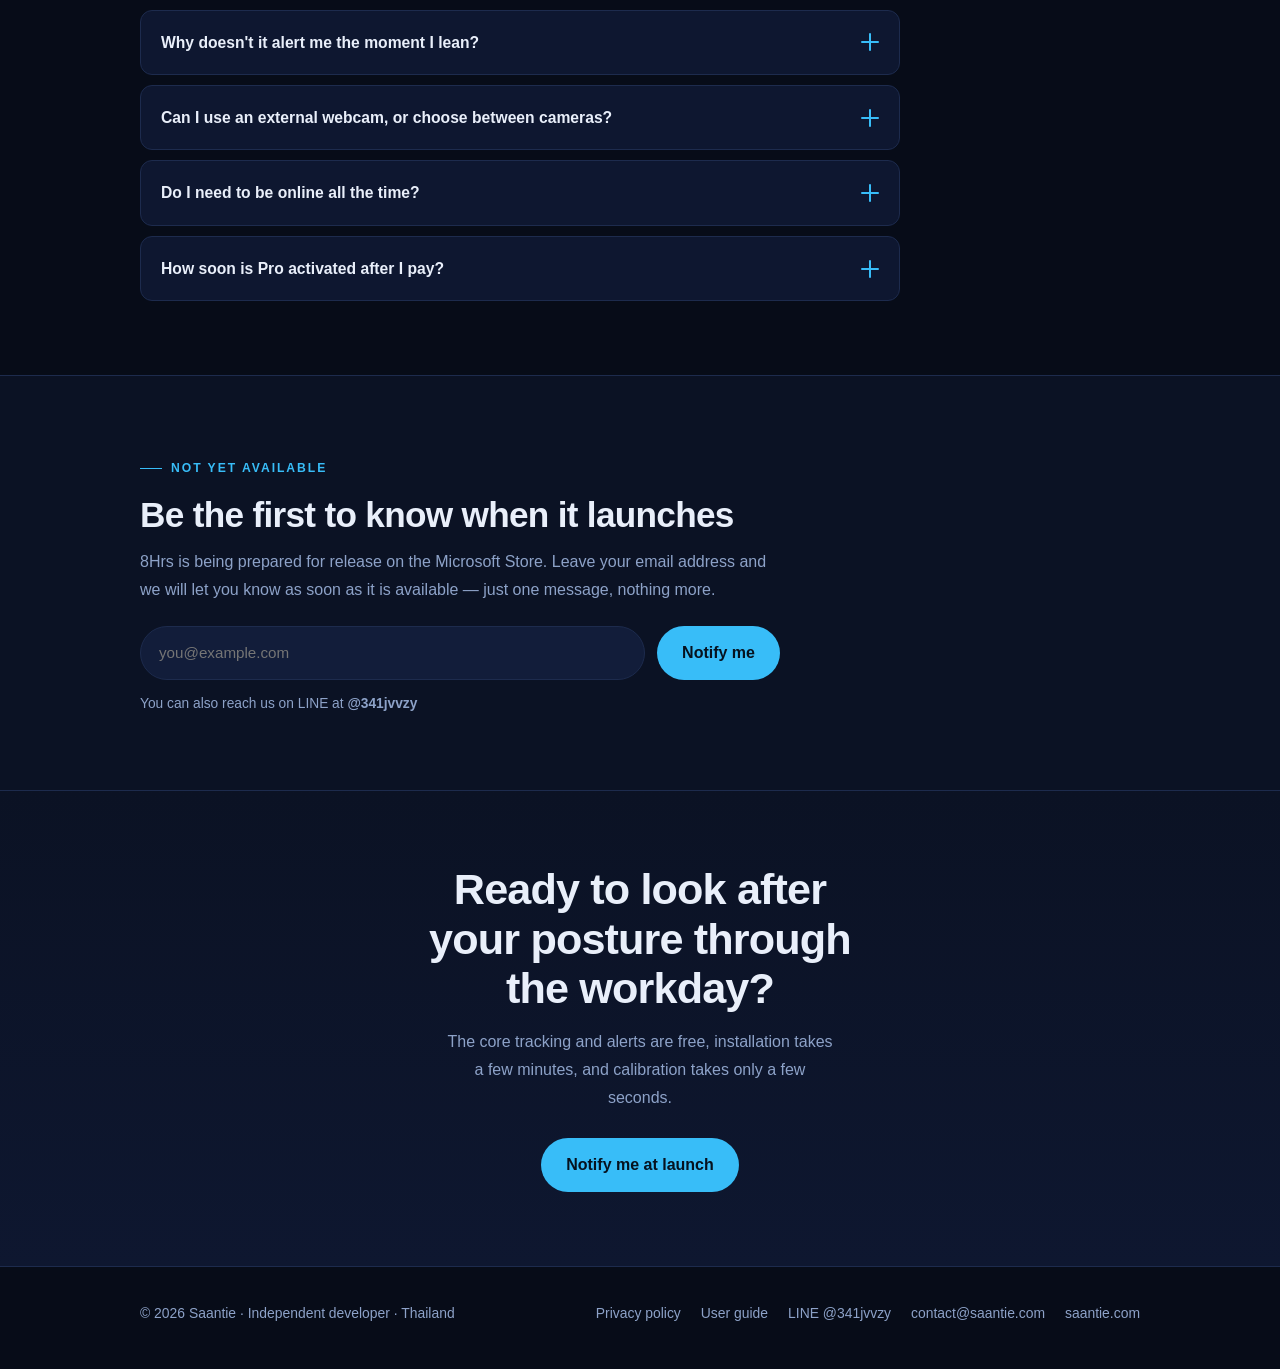
<file: 8hrs/index.html>
<!DOCTYPE html>
<html lang="th">
<head>
<meta charset="utf-8">
<meta name="viewport" content="width=device-width, initial-scale=1">
<title>8Hrs Posture Monitor — โปรแกรมติดตามท่านั่งผ่านเว็บแคม | Webcam posture monitor for Windows</title>
<meta name="description" content="8Hrs ติดตามท่านั่งผ่านเว็บแคมแบบเรียลไทม์ บันทึกว่านั่งก้ม นั่งเอียง หรือนั่งหลังค่อมนานเท่าใด และแจ้งเตือนเมื่อท่านั่งไม่เหมาะสมนานเกินไป ประมวลผลภายในเครื่องคอมพิวเตอร์ทั้งหมด — A Windows app that tracks how long you spend hunched, tilted or slouched, entirely on your own computer.">
<meta name="theme-color" content="#070C18">
<!-- ไอคอน "8" เส้นเรืองแสงฟ้าบนพื้นน้ำเงินเข้ม — ชุดสีเดียวกับหน้าหลัก saantie.com แต่แยกเป็นของ 8Hrs -->
<link rel="icon" href="data:image/svg+xml,%3Csvg xmlns='http://www.w3.org/2000/svg' viewBox='0 0 64 64'%3E%3Crect width='64' height='64' rx='14' fill='%23070C18'/%3E%3Ctext x='32' y='46' font-family='Segoe UI,sans-serif' font-size='40' font-weight='700' fill='%2338BDF8' text-anchor='middle'%3E8%3C/text%3E%3C/svg%3E">
<!-- ทำเครื่องหมายว่า JS ใช้ได้ ก่อน body เรนเดอร์ — CSS ที่ซ่อนเนื้อหาไว้รอ animation จะทำงานต่อเมื่อมีคลาสนี้
     ถ้า JS พัง/ถูกปิด เนื้อหาแสดงครบตามปกติ ไม่กลายเป็นหน้าว่าง (กลไกเดียวกับ index.html) -->
<script>document.documentElement.classList.add("js");</script>
<link rel="stylesheet" href="/assets/crumbs.css">
<style>
  :root {
    /* โทนสีชุดเดียวกับ index.html (ยังคัดลอกไว้ในแต่ละไฟล์ตามที่ CLAUDE.md ระบุ — ยังไม่คุ้ม build step) */
    --bg: #070C18;
    --bg-soft: #0B1224;
    --surface: #0E1730;
    --surface-2: #121D3A;
    --border: #1D2B4D;
    --border-lit: #2E4374;
    --text: #E9EFFA;
    --muted: #8DA2C8;
    --accent: #38BDF8;
    --accent-2: #2563EB;
    --accent-soft: rgba(56, 189, 248, 0.12);
    /* สีสถานะท่านั่ง — ค่า hex ตรงกับ COLOR_GOOD/DRIFT/WARN/CRIT ใน posture_monitor.py
       (เว็บกับโปรแกรมต้องสื่อสีเดียวกัน ถ้าแก้ในโปรแกรมต้องมาแก้ที่นี่ด้วย) */
    --good: #22C55E;
    --drift: #FFDD40;
    --warn: #FF9F45;
    --crit: #FF4438;
  }
  * { box-sizing: border-box; }
  html { scroll-behavior: smooth; }
  body {
    margin: 0; padding: 0;
    font-family: "Segoe UI", "Sarabun", -apple-system, sans-serif;
    background: var(--bg); color: var(--text); line-height: 1.75;
    -webkit-font-smoothing: antialiased;
    overflow-x: hidden;
  }

  /* ---------- ฉากหลัง: ตารางบางๆ + แสงออโรราเคลื่อนช้า (คัดลอกจาก index.html) ----------
     position:fixed + pointer-events:none ทั้งคู่ จึงไม่กระทบการเลื่อน/คลิก
     animation ขยับแค่ transform/opacity (GPU จัดการได้ ไม่หนักเครื่อง) */
  .bg-grid, .aurora { position: fixed; inset: 0; pointer-events: none; z-index: 0; }
  .bg-grid {
    background-image:
      linear-gradient(to right, rgba(56,189,248,.055) 1px, transparent 1px),
      linear-gradient(to bottom, rgba(56,189,248,.055) 1px, transparent 1px);
    background-size: 56px 56px;
    mask-image: radial-gradient(ellipse 90% 55% at 50% 0%, #000 30%, transparent 78%);
    -webkit-mask-image: radial-gradient(ellipse 90% 55% at 50% 0%, #000 30%, transparent 78%);
  }
  .aurora span { position: absolute; border-radius: 50%; filter: blur(90px); opacity: .5; }
  .aurora .a1 {
    width: 46vw; height: 46vw; min-width: 320px; min-height: 320px;
    top: -14vw; left: -8vw; background: radial-gradient(circle, #1D4ED8 0%, transparent 68%);
    animation: drift1 22s ease-in-out infinite alternate;
  }
  .aurora .a2 {
    width: 38vw; height: 38vw; min-width: 260px; min-height: 260px;
    top: -6vw; right: -6vw; background: radial-gradient(circle, #0EA5E9 0%, transparent 68%);
    animation: drift2 27s ease-in-out infinite alternate;
  }
  @keyframes drift1 { to { transform: translate3d(7vw, 5vw, 0) scale(1.12); } }
  @keyframes drift2 { to { transform: translate3d(-6vw, 7vw, 0) scale(1.08); } }

  .wrap { position: relative; z-index: 1; max-width: 1040px; margin: 0 auto; padding: 0 20px; }
  .prose { max-width: 640px; }

  a { color: var(--accent); }
  h1, h2, h3 { letter-spacing: -.02em; line-height: 1.15; }

  /* ---------- ปุ่มสลับภาษา (ค่าเดียวกับ index.html) ---------- */
  .langbar { max-width: 1040px; margin: 0 auto; padding: 18px 20px 0; text-align: right; position: relative; z-index: 3; }
  .langbtn {
    background: rgba(14,23,48,.7); border: 1px solid var(--border); color: var(--muted);
    border-radius: 999px; padding: 7px 18px; font: inherit; font-size: .85em;
    cursor: pointer; backdrop-filter: blur(8px); transition: .25s;
  }
  .langbtn:hover { border-color: var(--accent); color: var(--accent); box-shadow: 0 0 0 4px var(--accent-soft); }

  /* ---------- แถบนำทาง ---------- */
  header.site {
    position: sticky; top: 0; z-index: 20;
    background: rgba(7,12,24,.72); backdrop-filter: blur(10px);
    border-bottom: 1px solid var(--border);
  }
  .nav { display: flex; align-items: center; justify-content: space-between; gap: 18px; padding: 13px 0; }
  .brand { display: inline-flex; align-items: center; gap: 10px; text-decoration: none; color: var(--text); font-weight: 700; }
  .brand svg { width: 26px; height: 26px; flex-shrink: 0; }
  .brand span { font-size: 1.1em; letter-spacing: .01em; }
  .nav-links { display: flex; align-items: center; gap: 22px; }
  .nav-links a { color: var(--muted); text-decoration: none; font-size: .92em; transition: color .2s; }
  .nav-links a:hover { color: var(--text); }
  @media (max-width: 720px) { .nav-links a.optional { display: none; } }

  .btn {
    display: inline-flex; align-items: center; justify-content: center; gap: .5em;
    font: inherit; font-weight: 600; text-decoration: none; cursor: pointer;
    border-radius: 999px; padding: 12px 24px; border: 1px solid transparent; transition: .22s;
  }
  .btn-sm { padding: 8px 16px; font-size: .9em; }
  .btn-primary { background: var(--accent); color: #06121F; }
  .btn-primary:hover { box-shadow: 0 0 0 4px var(--accent-soft); transform: translateY(-2px); }
  .btn-ghost { background: transparent; color: var(--text); border-color: var(--border-lit); }
  .btn-ghost:hover { border-color: var(--accent); color: var(--accent); }

  /* ---------- หัวข้อส่วน ---------- */
  .eyebrow {
    display: inline-flex; align-items: center; gap: 9px;
    font-size: .76em; letter-spacing: .16em; text-transform: uppercase;
    color: var(--accent); font-weight: 600; margin-bottom: 16px;
  }
  .eyebrow::before { content: ""; width: 22px; height: 1px; background: var(--accent); }
  section { padding: 74px 0; border-top: 1px solid var(--border); }
  section:first-of-type { border-top: none; }
  section[id] { scroll-margin-top: 68px; }
  .section-head { max-width: 620px; margin-bottom: 44px; }
  .section-head h2 { font-size: clamp(1.7em, 3.6vw, 2.4em); margin: 0 0 12px; }
  .section-head p { color: var(--muted); margin: 0; font-size: 1.05em; }

  /* ---------- Hero ---------- */
  .hero { padding: 72px 0 64px; }
  .hero-grid { display: grid; grid-template-columns: 1.02fr .98fr; gap: 52px; align-items: center; }
  @media (max-width: 880px) { .hero-grid { grid-template-columns: 1fr; gap: 36px; } }
  /* กลุ่มคำที่ห้ามตัดบรรทัดกลาง — ภาษาไทยไม่มีช่องว่างระหว่างคำ เบราว์เซอร์จึงตัดกลางวลีได้ เช่น "นั่ง / หลังค่อม" */
  .nw { white-space: nowrap; }
  /* ป้ายหัวข้อเล็กใช้ letter-spacing กว้างแบบตัวพิมพ์ใหญ่ภาษาอังกฤษ ซึ่งทำให้ภาษาไทยอ่านยาก — ลดลงเมื่อเป็นไทย */
  html[lang="th"] .eyebrow, html[lang="th"] .feature-copy .tag { letter-spacing: .03em; }
  .hero h1 {
    font-size: clamp(2.3em, 5.4vw, 3.7em); margin: 0 0 18px; font-weight: 700;
    background: linear-gradient(100deg, #FFFFFF 6%, var(--accent) 54%, #A5B4FC 98%);
    -webkit-background-clip: text; background-clip: text; color: transparent;
  }
  /* อักษรไทยมีสระบน+วรรณยุกต์ซ้อน และสระล่าง ที่สูงเกินกล่องของฟอนต์ (วัดจริงด้วย canvas: หมึกสูงสุด 1.67 เท่าของ
     ขนาดตัวอักษร เช่น "ที่ไม่") — line-height 1.15 ของหัวข้อทำให้วรรณยุกต์ซ้อนทับบรรทัดบน และหัวข้อไล่สี
     (background-clip:text วาดได้แค่ในกล่องของ h1) ถูกตัดขอบบน (ผู้ใช้แจ้ง ต.ค. 2569) จึงเผื่อเฉพาะตอนเป็นภาษาไทย */
  html[lang="th"] h1, html[lang="th"] h2, html[lang="th"] h3 { line-height: 1.7; }
  html[lang="th"] .hero h1 { font-size: clamp(1.9em, 4.2vw, 2.9em); padding: .08em 0; }
  .hero .sub { font-size: clamp(1.02em, 2vw, 1.18em); color: var(--text); margin: 0 0 26px; max-width: 40em; }
  .hero .sub b { color: var(--accent); font-weight: 600; }
  .hero-ctas { display: flex; gap: 13px; flex-wrap: wrap; }
  .hero-note { margin-top: 15px; font-size: .84em; color: var(--muted); }

  .hero-art { position: relative; }
  .device {
    position: relative; background: linear-gradient(160deg, var(--surface), var(--bg-soft));
    border: 1px solid var(--border); border-radius: 18px; padding: 22px;
    box-shadow: 0 30px 60px -30px rgba(0,0,0,.6);
  }
  .device svg { width: 100%; height: auto; display: block; }
  .device figcaption { margin: 12px 0 0; font-size: .78em; color: var(--muted); text-align: center; }
  /* z-index จำเป็น — .chip อยู่ก่อน figure.device (position:relative) ใน DOM ถ้าไม่ตั้ง กรอบภาพจะวาดทับป้าย
     จนเหลือให้อ่านแค่ปลายข้อความ (เจอจากภาพหน้าจอจริง ต.ค. 2569) */
  .chip {
    position: absolute; z-index: 2; display: inline-flex; align-items: center; gap: 8px;
    background: rgba(14,23,48,.92); border: 1px solid var(--border-lit); border-radius: 10px;
    padding: 8px 13px; font-size: .8em; backdrop-filter: blur(6px);
    box-shadow: 0 12px 30px -14px rgba(0,0,0,.7);
  }
  .chip .dot { width: 8px; height: 8px; border-radius: 50%; flex-shrink: 0; }
  .chip.chip-a { top: 8%; right: -14px; }
  .chip.chip-b { bottom: 24%; left: -18px; }  /* สูงพอไม่ทับ figcaption ใต้ภาพ */
  @media (max-width: 520px) { .chip { display: none; } }
  @keyframes sway { 0%, 100% { transform: rotate(0deg); } 50% { transform: rotate(-1.4deg); } }
  .rig { transform-origin: 50% 88%; animation: sway 6s ease-in-out infinite; }

  /* ---------- แถบความเชื่อใจ ---------- */
  .trust { background: var(--bg-soft); }
  .trust-grid { display: grid; grid-template-columns: repeat(2, 1fr); gap: 20px 40px; }
  @media (max-width: 720px) { .trust-grid { grid-template-columns: 1fr; } }
  .trust-item { display: flex; gap: 13px; align-items: flex-start; color: var(--muted); font-size: .95em; }
  .trust-item svg { flex-shrink: 0; width: 22px; height: 22px; color: var(--accent); margin-top: 2px; }
  .trust-item b { color: var(--text); font-weight: 600; }

  /* ---------- การ์ด ---------- */
  .card {
    background: linear-gradient(160deg, var(--surface), var(--bg-soft));
    border: 1px solid var(--border); border-radius: 16px; padding: 26px;
    transition: border-color .3s, transform .3s;
  }
  .card h3 { margin: 0 0 8px; font-size: 1.08em; }
  .card p { margin: 0; color: var(--muted); font-size: .95em; }

  .problem-grid { display: grid; grid-template-columns: repeat(2, 1fr); gap: 18px; margin-bottom: 26px; }
  @media (max-width: 720px) { .problem-grid { grid-template-columns: 1fr; } }
  .problem-grid .card svg { width: 30px; height: 30px; color: var(--crit); margin-bottom: 14px; display: block; }
  .solution {
    display: flex; gap: 16px; align-items: flex-start;
    background: rgba(34,197,94,.09); border: 1px solid rgba(34,197,94,.32);
    border-radius: 14px; padding: 22px 24px;
  }
  .solution svg { flex-shrink: 0; width: 24px; height: 24px; color: var(--good); margin-top: 3px; }
  .solution p { margin: 0; font-size: 1em; color: var(--text); }
  .solution b { color: var(--good); font-weight: 600; }

  /* ---------- ฟีเจอร์ ---------- */
  .feature { display: grid; grid-template-columns: 1fr 1fr; gap: 54px; align-items: center; padding: 44px 0; border-top: 1px solid var(--border); }
  .feature:first-of-type { border-top: none; padding-top: 8px; }
  .feature.flip .feature-visual { order: -1; }
  @media (max-width: 820px) { .feature, .feature.flip .feature-visual { grid-template-columns: 1fr; order: 0; } .feature { grid-template-columns: 1fr; gap: 22px; } }
  .feature-copy .tag { font-size: .74em; color: var(--muted); letter-spacing: .12em; text-transform: uppercase; font-weight: 600; }
  .feature-copy h3 { font-size: 1.5em; margin: 10px 0 12px; }
  .feature-copy p { color: var(--muted); margin: 0; max-width: 46ch; }
  .feature-visual {
    background: var(--surface); border: 1px solid var(--border); border-radius: 14px;
    aspect-ratio: 4 / 3; display: flex; align-items: center; justify-content: center; overflow: hidden;
  }
  .feature-visual svg { width: 84%; height: 84%; }

  /* ---------- ความเป็นส่วนตัว ---------- */
  .privacy { background: var(--bg-soft); }
  .privacy-grid { display: grid; grid-template-columns: 1.1fr .9fr; gap: 48px; align-items: start; }
  @media (max-width: 820px) { .privacy-grid { grid-template-columns: 1fr; gap: 32px; } }
  .checks { list-style: none; margin: 0 0 22px; padding: 0; display: flex; flex-direction: column; gap: 13px; }
  .checks li { display: flex; gap: 12px; align-items: flex-start; font-size: .97em; }
  .checks li::before {
    content: "✓"; flex-shrink: 0; width: 22px; height: 22px; border-radius: 50%;
    background: rgba(34,197,94,.16); color: var(--good); font-weight: 700; font-size: .82em;
    display: flex; align-items: center; justify-content: center; margin-top: 2px;
  }
  .checks li b { color: var(--text); font-weight: 600; }
  .only-out {
    background: var(--surface); border: 1px solid var(--border); border-left: 3px solid var(--accent);
    border-radius: 10px; padding: 16px 18px; font-size: .92em; color: var(--muted); margin-bottom: 18px;
  }
  .only-out b { color: var(--text); }
  .privacy-diagram { background: var(--surface); border: 1px solid var(--border); border-radius: 14px; padding: 22px; }
  .privacy-diagram svg { width: 100%; height: auto; display: block; }

  /* ---------- ราคา ---------- */
  .pricing-grid { display: grid; grid-template-columns: repeat(2, 1fr); gap: 22px; max-width: 760px; }
  @media (max-width: 720px) { .pricing-grid { grid-template-columns: 1fr; } }
  .plan {
    background: linear-gradient(160deg, var(--surface), var(--bg-soft));
    border: 1px solid var(--border); border-radius: 16px; padding: 28px; position: relative;
    display: flex; flex-direction: column; gap: 16px;
  }
  .plan.featured { border-color: var(--accent); box-shadow: 0 0 0 1px var(--accent-soft); }
  /* ป้าย "แนะนำ" = ข้อความวางบนเส้นขอบการ์ด (พื้นสีเดียวกับหน้าเพื่อตัดเส้น) ไม่ใช่แคปซูล
     ข้อความที่กดไม่ได้ ห้ามทำเป็นแคปซูลมีพื้น/กรอบ (ผู้ใช้เข้าใจว่าเป็นปุ่ม — ดู CLAUDE.md) */
  .plan-badge {
    position: absolute; top: -.8em; left: 20px; background: var(--bg); color: var(--accent);
    font-size: .74em; font-weight: 700; letter-spacing: .08em; text-transform: uppercase;
    padding: 0 8px; line-height: 1.6;
  }
  .plan h3 { margin: 0; font-size: 1.3em; }
  .plan .price { font-size: 2em; font-weight: 700; }
  .plan .price small { font-size: .46em; font-weight: 400; color: var(--muted); }
  .plan .price-alt { font-size: .84em; color: var(--muted); }
  .plan ul { list-style: none; margin: 0; padding: 0; display: flex; flex-direction: column; gap: 10px; flex: 1; }
  .plan li { display: flex; gap: 10px; align-items: flex-start; font-size: .9em; color: var(--text); }
  .plan li svg { flex-shrink: 0; width: 16px; height: 16px; margin-top: 3px; color: var(--good); }
  .plan li.na { color: var(--muted); }
  .plan li.na svg { color: var(--muted); }
  .pricing-fine { color: var(--muted); font-size: .86em; margin-top: 24px; max-width: 720px; }

  /* ---------- FAQ ---------- */
  .faq-list { max-width: 760px; display: flex; flex-direction: column; gap: 10px; }
  details.faq { background: var(--surface); border: 1px solid var(--border); border-radius: 12px; }
  details.faq summary {
    cursor: pointer; list-style: none; padding: 18px 20px; font-weight: 600; font-size: .98em;
    display: flex; justify-content: space-between; gap: 16px; align-items: center;
  }
  details.faq summary::-webkit-details-marker { display: none; }
  details.faq summary .pm { flex-shrink: 0; width: 18px; height: 18px; position: relative; }
  details.faq summary .pm::before, details.faq summary .pm::after {
    content: ""; position: absolute; background: var(--accent); border-radius: 2px; transition: transform .2s, opacity .2s;
  }
  details.faq summary .pm::before { inset: 8px 0; height: 2px; }
  details.faq summary .pm::after { inset: 0 8px; width: 2px; }
  details.faq[open] summary .pm::after { transform: rotate(90deg); opacity: 0; }
  details.faq .faq-body { padding: 0 20px 20px; color: var(--muted); font-size: .93em; max-width: 66ch; }

  /* ---------- ฟอร์มแจ้งเตือน ---------- */
  .notify { background: var(--bg-soft); }
  .notify-box { max-width: 640px; }
  .notify-form { display: flex; gap: 12px; margin: 22px 0 12px; flex-wrap: wrap; }
  .notify-form input[type="email"] {
    flex: 1 1 240px; background: var(--surface-2); border: 1px solid var(--border); border-radius: 999px;
    padding: 12px 18px; font: inherit; font-size: .95em; color: var(--text); transition: border-color .2s;
  }
  .notify-form input[type="email"]:focus { outline: none; border-color: var(--accent); box-shadow: 0 0 0 3px var(--accent-soft); }
  /* honeypot กันบอท — ซ่อนนอกจอ ไม่ใช่ display:none (บอทบางตัวข้าม display:none) คนจริง/screen reader ไม่เจอ */
  .hp { position: absolute; left: -9999px; top: -9999px; }
  .notify-form button:disabled { opacity: .6; cursor: default; }
  /* คุมด้วย display ไม่ใช่ opacity — ไม่งั้นกินพื้นที่ค้างในเลย์เอาต์ตั้งแต่เปิดหน้า (บทเรียนจาก index.html) */
  .notify-status { display: none; margin: 0; font-size: .9em; }
  .notify-status.show { display: block; }
  .notify-status.ok { color: var(--good); }
  .notify-status.err { color: var(--crit); }
  .notify-alt { color: var(--muted); font-size: .86em; margin: 8px 0 0; }

  /* ---------- CTA ปิดท้าย ---------- */
  .cta { text-align: center; background: linear-gradient(180deg, var(--bg-soft), var(--surface)); }
  .cta h2 { font-size: clamp(1.8em, 4vw, 2.7em); margin: 0 auto 14px; max-width: 18ch; }
  .cta p { color: var(--muted); margin: 0 auto 26px; max-width: 44ch; }

  /* ---------- Footer ---------- */
  footer.site { border-top: 1px solid var(--border); padding: 34px 0 44px; color: var(--muted); font-size: .87em; }
  .footer-row { display: flex; flex-wrap: wrap; gap: 14px 26px; justify-content: space-between; align-items: center; }
  .footer-links { display: flex; flex-wrap: wrap; gap: 8px 20px; }
  .footer-links a { color: var(--muted); text-decoration: none; }
  .footer-links a:hover { color: var(--accent); }

  /* ---------- สลับภาษา ----------
     ⚠️ ห้ามเอาคลาส .reveal ไปใส่บนอิลิเมนต์ที่มี data-lang — ตัวที่ถูก display:none จะไม่ถูก
     IntersectionObserver ตรวจจับ พอสลับภาษาจะค้างโปร่งใสตลอด (บทเรียนจาก index.html)
     ใส่ .reveal ที่กล่องนอกเท่านั้น */
  [data-lang] { display: none; }
  html[lang="th"] [data-lang="th"], html[lang="en"] [data-lang="en"] { display: block; }
  html[lang="th"] span[data-lang="th"], html[lang="en"] span[data-lang="en"] { display: inline; }
  html[lang="th"] li[data-lang="th"], html[lang="en"] li[data-lang="en"] { display: flex; }

  /* ---------- animation ปรากฏตอนเลื่อนถึง (กลไก + failsafe เดียวกับ index.html) ---------- */
  .js .reveal { opacity: 0; transform: translateY(18px); }
  .js .reveal.in { opacity: 1; transform: none; transition: opacity .7s ease, transform .7s ease; }

  @media (prefers-reduced-motion: reduce) {
    html { scroll-behavior: auto; }
    .aurora span, .rig { animation: none; }
    .js .reveal { opacity: 1; transform: none; transition: none; }
    .btn:hover, .card:hover { transform: none; }
  }

  @media (max-width: 640px) {
    section { padding: 56px 0; }
    .hero { padding: 44px 0 40px; }
    .section-head { margin-bottom: 32px; }
    .card { padding: 20px; }
  }
</style>
</head>
<body>

<div class="bg-grid"></div>
<div class="aurora"><span class="a1"></span><span class="a2"></span></div>

<div class="langbar">
  <nav id="crumbs"></nav>
  <button class="langbtn" id="langbtn" type="button"></button>
</div>

<!-- ================= แถบนำทาง ================= -->
<header class="site">
  <div class="wrap nav">
    <a class="brand" href="#top">
      <svg viewBox="0 0 32 32" fill="none" xmlns="http://www.w3.org/2000/svg" aria-hidden="true">
        <path d="M16 3 27 9 27 23 16 29 5 23 5 9Z" stroke="var(--accent)" stroke-width="1.6" stroke-dasharray="4 3"/>
        <path d="M11 13.5 21 13.5M11 19 21 19" stroke="var(--accent)" stroke-width="1.6" stroke-dasharray="3 2"/>
      </svg>
      <span>8Hrs</span>
    </a>
    <nav class="nav-links">
      <a class="optional" href="#features"><span data-lang="th">ความสามารถ</span><span data-lang="en">Features</span></a>
      <a class="optional" href="#pricing"><span data-lang="th">ราคา</span><span data-lang="en">Pricing</span></a>
      <a class="optional" href="/8hrs/guide"><span data-lang="th">คู่มือ</span><span data-lang="en">Guide</span></a>
      <a class="btn btn-primary btn-sm" href="#notify"><span data-lang="th">รับข่าวการเปิดตัว</span><span data-lang="en">Get notified</span></a>
    </nav>
  </div>
</header>

<div class="wrap" id="top">

  <!-- ================= Hero ================= -->
  <section class="hero reveal" style="border-top:none">
    <div class="hero-grid">
      <div>
        <span class="eyebrow">
          <span data-lang="th">ติดตามท่านั่งแบบเรียลไทม์ · ประมวลผลภายในเครื่องคอมพิวเตอร์</span>
          <span data-lang="en">Real-time posture tracking · processed entirely on your computer</span>
        </span>
        <h1>
          <span data-lang="th"><span class="nw">นั่งก้ม</span> <span class="nw">นั่งเอียง</span> <span class="nw">นั่งหลังค่อม</span> <span class="nw">นานแค่ไหน</span><span class="nw">ไม่เคยรู้มาก่อน</span></span>
          <span data-lang="en">Hunched, tilted, slouched — for how long? Until now, you never knew.</span>
        </h1>
        <p class="sub" data-lang="th">
          8Hrs ใช้เว็บแคมติดตามท่านั่งของคุณแบบเรียลไทม์ บันทึกว่าในแต่ละวันคุณนั่งก้ม นั่งเอียง หรือนั่งหลังค่อมนานเท่าใด
          และแจ้งเตือนทันทีเมื่อท่านั่งไม่เหมาะสมต่อเนื่องนานเกินไป ช่วยให้คุณรักษาท่านั่งและบุคลิกภาพที่ดีได้ตลอดวันทำงาน
          โดย<b>ภาพจากกล้องจะไม่ถูกส่งออกจากเครื่องคอมพิวเตอร์ของคุณ</b>
        </p>
        <p class="sub" data-lang="en">
          8Hrs uses your webcam to follow your posture in real time, records how long you spend hunched,
          tilted or slouched each day, and alerts you as soon as a poor posture has gone on too long — helping
          you keep good posture, and a confident bearing, throughout the workday. <b>Your camera feed never
          leaves your computer.</b>
        </p>
        <div class="hero-ctas">
          <a class="btn btn-primary" href="#notify">
            <span data-lang="th">ลงทะเบียนรับข่าวการเปิดตัว</span><span data-lang="en">Notify me at launch</span>
          </a>
          <a class="btn btn-ghost" href="/8hrs/guide">
            <span data-lang="th">อ่านคู่มือการใช้งาน</span><span data-lang="en">Read the guide</span>
          </a>
        </div>
        <p class="hero-note">
          <span data-lang="th">ยังไม่เปิดให้ดาวน์โหลด · ใช้งานฟังก์ชันหลักได้ฟรี · ไม่ต้องใช้บัตรเครดิต · รองรับภาษาไทยและภาษาอังกฤษ</span>
          <span data-lang="en">Not yet available · Core features are free · No credit card required · Thai and English</span>
        </p>
      </div>

      <div class="hero-art">
        <span class="chip chip-a">
          <span class="dot" style="background:var(--good)"></span>
          <span data-lang="th">ท่านั่งเหมาะสม — 42:10</span><span data-lang="en">Good posture — 42:10</span>
        </span>
        <span class="chip chip-b">
          <span class="dot" style="background:var(--warn)"></span>
          <span data-lang="th">ไหล่เอียง 2 นาที</span><span data-lang="en">Shoulders tilted · 2 min</span>
        </span>
        <figure class="device">
          <!-- ภาพจำลองโครงร่างที่โปรแกรมวาดทับเว็บแคม (หัวเหลี่ยม + วิซอร์ + เส้นลำตัว)
               ยังไม่มีสกรีนช็อต/GIF จริง — แทนที่ได้เมื่อมีไฟล์ -->
          <svg viewBox="0 0 420 320" fill="none" xmlns="http://www.w3.org/2000/svg" aria-hidden="true">
            <rect x="8" y="8" width="404" height="304" rx="10" stroke="var(--border-lit)" stroke-width="1.5"/>
            <g class="rig" stroke="var(--good)" stroke-width="2.6" stroke-linecap="round" stroke-linejoin="round">
              <polygon points="210,52 246,74 246,116 210,140 174,116 174,74" stroke-dasharray="5 4"/>
              <polygon points="186,88 186,100 234,100 234,88" stroke-dasharray="4 3"/>
              <path d="M150,132 Q210,158 270,132" stroke-dasharray="4 3"/>
              <path d="M150,132 L150,186" stroke-dasharray="6 4"/>
              <path d="M270,132 L270,186" stroke-dasharray="6 4"/>
              <path d="M126,268 L166,190 L188,206 L154,268 Z" stroke-dasharray="6 4"/>
              <path d="M294,268 L254,190 L232,206 L266,268 Z" stroke-dasharray="6 4"/>
              <circle cx="150" cy="132" r="4" fill="var(--good)" stroke="none"/>
              <circle cx="270" cy="132" r="4" fill="var(--good)" stroke="none"/>
              <circle cx="210" cy="94" r="3.5" fill="var(--good)" stroke="none"/>
            </g>
          </svg>
          <figcaption data-lang="th">โครงร่างที่โปรแกรมแสดงทับภาพจากเว็บแคม (ภาพจำลอง)</figcaption>
          <figcaption data-lang="en">The outline the app draws over your webcam view (illustration)</figcaption>
        </figure>
      </div>
    </div>
  </section>
</div>

<!-- ================= แถบความเชื่อมั่น ================= -->
<section class="trust">
  <div class="wrap reveal">
    <div class="trust-grid">
      <div class="trust-item">
        <svg viewBox="0 0 24 24" fill="none" stroke="currentColor" stroke-width="1.8" aria-hidden="true"><path d="M12 3l7 3v5c0 4.5-3 7.5-7 9-4-1.5-7-4.5-7-9V6z"/></svg>
        <div>
          <span data-lang="th"><b>ไม่มีการอัปโหลดภาพจากกล้อง</b> ประมวลผลภายในเครื่องคอมพิวเตอร์ของคุณทั้งหมด</span>
          <span data-lang="en"><b>No video is uploaded</b> — everything is processed on your PC</span>
        </div>
      </div>
      <div class="trust-item">
        <svg viewBox="0 0 24 24" fill="none" stroke="currentColor" stroke-width="1.8" stroke-linecap="round" aria-hidden="true"><path d="M4 5l16 16M5.5 9a5 5 0 016.9-2.3M3 12.5A9 9 0 0110 8.5M8 16a4 4 0 015.5-1.2"/><path d="M12 20h.01"/></svg>
        <div>
          <span data-lang="th"><b>ทำงานได้โดยไม่ต้องเชื่อมต่ออินเทอร์เน็ต</b> โมเดล AI ติดตั้งมาพร้อมโปรแกรม</span>
          <span data-lang="en"><b>Works offline</b> — the AI model is built into the app</span>
        </div>
      </div>
      <div class="trust-item">
        <svg viewBox="0 0 24 24" fill="none" stroke="currentColor" stroke-width="1.8" stroke-linecap="round" aria-hidden="true"><rect x="6" y="6" width="12" height="12" rx="2"/><rect x="10" y="10" width="4" height="4"/><path d="M9 3v2M15 3v2M9 19v2M15 19v2M3 9h2M3 15h2M19 9h2M19 15h2"/></svg>
        <div>
          <span data-lang="th"><b>ใช้ทรัพยากรของเครื่องคอมพิวเตอร์น้อย</b> ออกแบบให้เปิดใช้งานได้ตลอดวัน</span>
          <span data-lang="en"><b>Light on resources</b> — designed to run all day</span>
        </div>
      </div>
      <div class="trust-item">
        <svg viewBox="0 0 24 24" fill="none" stroke="currentColor" stroke-width="1.8" aria-hidden="true"><circle cx="12" cy="12" r="9"/><path d="M3 12h18M12 3c3 3 3 15 0 18M12 3c-3 3-3 15 0 18"/></svg>
        <div>
          <span data-lang="th"><b>รองรับภาษาไทยและภาษาอังกฤษ</b> ในทุกหน้าจอ</span>
          <span data-lang="en"><b>Thai and English</b> throughout the app</span>
        </div>
      </div>
    </div>
  </div>
</section>

<!-- ================= ปัญหา + ทางแก้ ================= -->
<section id="problem">
  <div class="wrap">
    <div class="section-head reveal">
      <span class="eyebrow">
        <span data-lang="th">ปัญหาที่พบบ่อยในผู้ที่ทำงานหน้าจอ</span>
        <span data-lang="en">A familiar problem at the desk</span>
      </span>
      <h2><span data-lang="th">ท่านั่งที่ไม่เหมาะสมเกิดขึ้นโดยไม่รู้ตัว</span><span data-lang="en">Poor posture creeps in unnoticed</span></h2>
      <p data-lang="th">ศีรษะที่ค่อยๆ ยื่นไปข้างหน้า และไหล่ที่ค่อยๆ ห่อลงระหว่างการทำงาน เกิดขึ้นทีละน้อยจนกลายเป็นท่านั่งและบุคลิกภาพที่ติดตัวโดยไม่ทันสังเกต</p>
      <p data-lang="en">Your head edges forward and your shoulders round, a little at a time, until it becomes the way you sit — and the way you carry yourself — without your noticing.</p>
    </div>

    <div class="problem-grid reveal">
      <div class="card">
        <svg viewBox="0 0 24 24" fill="none" stroke="currentColor" stroke-width="1.6" aria-hidden="true"><path d="M8 6c0-2 1.8-3 4-3s4 1 4 3c0 3-3 4-3 7"/><path d="M13 20h-2"/></svg>
        <h3><span data-lang="th">หลังค่อมโดยไม่รู้ตัว</span><span data-lang="en">Slouching without realising</span></h3>
        <p data-lang="th">แม้ตั้งใจนั่งหลังตรงในช่วงเช้า แต่เมื่อจดจ่อกับงาน ท่านั่งมักค่อยๆ ทรุดลงโดยไม่มีสิ่งใดเตือน</p>
        <p data-lang="en">You may start the day sitting up straight, but once you are absorbed in work your posture slowly sinks, with nothing to remind you.</p>
      </div>
      <div class="card">
        <svg viewBox="0 0 24 24" fill="none" stroke="currentColor" stroke-width="1.6" aria-hidden="true"><circle cx="12" cy="12" r="9"/><path d="M12 7v5l3.5 2"/></svg>
        <h3><span data-lang="th">นั่งนานโดยไม่ได้ลุกพัก</span><span data-lang="en">Hours without a break</span></h3>
        <p data-lang="th">ในวันที่มีงานต่อเนื่อง หลายคนนั่งติดต่อกัน 3–4 ชั่วโมงโดยไม่ได้ลุกเปลี่ยนอิริยาบถเลย</p>
        <p data-lang="en">On a busy day it is easy to stay seated for three or four hours without getting up once.</p>
      </div>
      <div class="card">
        <svg viewBox="0 0 24 24" fill="none" stroke="currentColor" stroke-width="1.6" aria-hidden="true"><path d="M4 19h16M7 15l3-4 3 2 4-6"/></svg>
        <h3><span data-lang="th">ไม่มีข้อมูลให้ทบทวน</span><span data-lang="en">No record to learn from</span></h3>
        <p data-lang="th">ไม่มีข้อมูลที่บอกได้ว่าในแต่ละวันนั่งผิดท่านานเท่าใด และช่วงเวลาใดที่เกิดขึ้นบ่อยที่สุด</p>
        <p data-lang="en">There is no record of how long you spend in a poor posture each day, or when it happens most.</p>
      </div>
      <div class="card">
        <svg viewBox="0 0 24 24" fill="none" stroke="currentColor" stroke-width="1.6" aria-hidden="true"><path d="M12 3v3M12 18v3M3 12h3M18 12h3M5.5 5.5l2 2M16.5 16.5l2 2M18.5 5.5l-2 2M7.5 16.5l-2 2"/><circle cx="12" cy="12" r="3.5"/></svg>
        <h3><span data-lang="th">เครื่องมือหลายแบบใช้งานไม่สะดวก</span><span data-lang="en">Other tools get in the way</span></h3>
        <p data-lang="th">เครื่องมือเตือนท่านั่งหลายแบบต้องใช้อุปกรณ์สวมใส่ หรือต้องส่งภาพขึ้นระบบคลาวด์ ทำให้ไม่สะดวกต่อการใช้งานในระยะยาว</p>
        <p data-lang="en">Many posture tools need a wearable device or send video to the cloud, which makes them hard to live with day to day.</p>
      </div>
    </div>

    <div class="solution reveal">
      <svg viewBox="0 0 24 24" fill="none" stroke="currentColor" stroke-width="1.9" aria-hidden="true"><path d="M5 13l4 4L19 7"/></svg>
      <p data-lang="th"><b>8Hrs คือหน้าต่างขนาดเล็กที่มุมจอ</b> ซึ่งติดตามท่านั่งของคุณอย่างต่อเนื่อง เมื่อคุณก้ม เอียง หรือหลังค่อมนานเกินไป โปรแกรมจะเปลี่ยนสีและแจ้งเตือนทันที พร้อมสรุปเป็นรายงานรายวันและรายเดือน ช่วยให้คุณรักษาท่านั่งและบุคลิกภาพที่ดีได้อย่างต่อเนื่อง โดยไม่มีภาพจากกล้องถูกส่งออกจากเครื่องคอมพิวเตอร์ของคุณแม้แต่เฟรมเดียว</p>
      <p data-lang="en"><b>8Hrs is a small window in the corner of your screen</b> that keeps watch over your posture. When you hunch, tilt or slouch for too long, it changes colour and alerts you straight away, then sums everything up in daily and monthly reports, so good posture becomes a habit — without a single camera frame ever leaving your computer.</p>
    </div>
  </div>
</section>

<!-- ================= ฟีเจอร์ ================= -->
<section id="features">
  <div class="wrap">
    <div class="section-head reveal">
      <span class="eyebrow"><span data-lang="th">ความสามารถหลัก</span><span data-lang="en">Key features</span></span>
      <h2><span data-lang="th">ตั้งค่าเพียงครั้งเดียว แล้วให้โปรแกรมช่วยดูแลท่านั่ง</span><span data-lang="en">Set it up once, then let it watch your posture</span></h2>
      <p data-lang="th">ปรับเทียบท่านั่งในครั้งแรก และเลือกใช้ค่าเดิมได้ทันทีในครั้งต่อไป จากนั้นโปรแกรมจะทำงานอยู่ที่มุมจอตลอดการใช้งาน</p>
      <p data-lang="en">Calibrate the first time and simply reuse it after that, while the app quietly does its job from the corner of your screen.</p>
    </div>

    <div class="feature reveal">
      <div class="feature-copy">
        <span class="tag"><span data-lang="th">01 — ติดตามแบบเรียลไทม์</span><span data-lang="en">01 — Real-time tracking</span></span>
        <h3><span data-lang="th">แสดงโครงร่างท่านั่งทับภาพจากเว็บแคม</span><span data-lang="en">Your posture, drawn over your webcam view</span></h3>
        <p data-lang="th">ระบบตรวจจับท่าทางระบุตำแหน่งศีรษะ ไหล่ และลำตัว แล้วแสดงเป็นโครงร่างแบบเรียลไทม์ ทำให้เห็นได้ทันทีว่าท่านั่งในขณะนั้นเป็นอย่างไร</p>
        <p data-lang="en">Pose detection locates your head, shoulders and torso and draws them as a live outline, so you can see at a glance how you are sitting right now.</p>
      </div>
      <div class="feature-visual">
        <svg viewBox="0 0 200 150" fill="none" aria-hidden="true">
          <rect x="3" y="3" width="194" height="144" rx="6" stroke="var(--border)" stroke-width="1"/>
          <g stroke="var(--good)" stroke-width="1.9" stroke-dasharray="4 3" stroke-linecap="round">
            <polygon points="100,28 118,40 118,64 100,78 82,64 82,40"/>
            <line x1="90" y1="48" x2="110" y2="48"/>
            <path d="M70,72 Q100,86 130,72"/>
            <path d="M70,72 L70,104"/><path d="M130,72 L130,104"/>
            <path d="M56,128 L74,90 L86,100 L70,128 Z"/>
            <path d="M144,128 L126,90 L114,100 L130,128 Z"/>
          </g>
        </svg>
      </div>
    </div>

    <div class="feature flip reveal">
      <div class="feature-copy">
        <span class="tag"><span data-lang="th">02 — แจ้งเตือนตามระดับ</span><span data-lang="en">02 — Escalating alerts</span></span>
        <h3><span data-lang="th">เปลี่ยนสีตามระยะเวลาที่นั่งผิดท่า</span><span data-lang="en">Colours that change the longer you stay off</span></h3>
        <p data-lang="th">การก้มเพียงชั่วครู่จะไม่รบกวนการทำงาน หากค้างอยู่ในท่าเดิม โครงร่างจะเปลี่ยนจากสีเขียวเป็นสีเหลือง ป้ายสถานะเริ่มกะพริบเมื่อครบ 1 นาที เปลี่ยนเป็นสีส้มเมื่อเกิน 2 นาที และสีแดงเมื่อเกิน 5 นาที สำหรับบัญชีโปร โปรแกรมจะแจ้งเตือนให้ลุกพักเมื่อนั่งต่อเนื่องนานเกินกำหนดด้วย</p>
        <p data-lang="en">A brief slump won't interrupt you. Hold it, and the outline turns from green to yellow; the banner starts blinking after one minute, turns orange after two and red after five. Pro accounts also get a reminder to take a break when they have been sitting for too long.</p>
      </div>
      <div class="feature-visual">
        <svg viewBox="0 0 200 150" fill="none" aria-hidden="true">
          <rect x="3" y="3" width="194" height="144" rx="6" stroke="var(--border)" stroke-width="1"/>
          <circle cx="55" cy="66" r="24" fill="rgba(34,197,94,.14)" stroke="var(--good)" stroke-width="2.2"/>
          <circle cx="100" cy="66" r="24" fill="rgba(255,159,69,.14)" stroke="var(--warn)" stroke-width="2.2"/>
          <circle cx="145" cy="66" r="24" fill="rgba(255,68,56,.14)" stroke="var(--crit)" stroke-width="2.2"/>
          <g data-lang="th" font-family="Segoe UI,sans-serif" font-size="9" fill="var(--muted)" text-anchor="middle">
            <text x="55" y="112">นั่งตรง</text><text x="100" y="112">2 นาที</text><text x="145" y="112">5 นาที</text>
          </g>
          <g data-lang="en" font-family="Segoe UI,sans-serif" font-size="9" fill="var(--muted)" text-anchor="middle">
            <text x="55" y="112">Upright</text><text x="100" y="112">2 min</text><text x="145" y="112">5 min</text>
          </g>
        </svg>
      </div>
    </div>

    <div class="feature reveal">
      <div class="feature-copy">
        <span class="tag"><span data-lang="th">03 — รายงานรายวันและรายเดือน</span><span data-lang="en">03 — Daily and monthly reports</span></span>
        <h3><span data-lang="th">ทบทวนท่านั่งย้อนหลังด้วยกราฟรายวัน</span><span data-lang="en">Look back with a chart for every day</span></h3>
        <p data-lang="th">รายงานสรุปเวลาที่นั่งตรง นั่งเอียงหรือก้ม และนั่งหลังค่อมของแต่ละวัน พร้อมสัดส่วนโดยรวม จำนวนครั้งที่ได้รับการเตือนนั่งนาน และการเปรียบเทียบกับเดือนที่แล้ว เมื่อชี้ที่แท่งกราฟจะแสดงทั้งเปอร์เซ็นต์และระยะเวลาจริง บัญชีโปรสามารถย้อนดูได้ทุกเดือนและส่งออกเป็นไฟล์ Excel</p>
        <p data-lang="en">Reports show how long you sat upright, tilted or leaning, and slouched each day, along with overall proportions, the number of long-sit reminders and a comparison with the previous month. Hover over a bar for both the percentage and the actual time. Pro accounts can browse every past month and export to Excel.</p>
      </div>
      <div class="feature-visual">
        <svg viewBox="0 0 200 150" fill="none" aria-hidden="true">
          <rect x="3" y="3" width="194" height="144" rx="6" stroke="var(--border)" stroke-width="1"/>
          <g>
            <rect x="24" y="92" width="12" height="42" fill="var(--good)"/>
            <rect x="44" y="74" width="12" height="60" fill="var(--good)"/>
            <rect x="64" y="56" width="12" height="78" fill="var(--good)"/>
            <rect x="84" y="104" width="12" height="30" fill="var(--warn)"/>
            <rect x="104" y="40" width="12" height="94" fill="var(--good)"/>
            <rect x="124" y="114" width="12" height="20" fill="var(--crit)"/>
            <rect x="144" y="70" width="12" height="64" fill="var(--good)"/>
            <rect x="164" y="88" width="12" height="46" fill="var(--warn)"/>
          </g>
          <line x1="18" y1="134" x2="182" y2="134" stroke="var(--border-lit)"/>
        </svg>
      </div>
    </div>
  </div>
</section>

<!-- ================= ความเป็นส่วนตัว ================= -->
<!-- ข้อความส่วนนี้ต้องสอดคล้องกับ 8hrs/privacy.html เสมอ — ห้ามเคลมเกินกว่าที่นโยบายเขียนไว้
     ("ส่งผ่านอินเทอร์เน็ต" จงใจเจาะจง เพราะแอปคู่หูบนมือถือส่งข้อมูลผ่าน Wi-Fi ในเครือข่ายด้วย) -->
<section class="privacy" id="privacy">
  <div class="wrap">
    <div class="section-head reveal">
      <span class="eyebrow"><span data-lang="th">ความเป็นส่วนตัว</span><span data-lang="en">Privacy</span></span>
      <h2><span data-lang="th">เว็บแคมของคุณ ยังคงเป็นของคุณ</span><span data-lang="en">Your webcam stays yours</span></h2>
      <p data-lang="th">8Hrs ไม่มีเซิร์ฟเวอร์สำหรับรับภาพจากกล้อง ภาพทุกเฟรมได้รับการประมวลผลภายในเครื่องคอมพิวเตอร์ของคุณเอง</p>
      <p data-lang="en">8Hrs has no server that receives camera images — every frame is processed on your own computer.</p>
    </div>

    <div class="privacy-grid reveal">
      <div>
        <ul class="checks">
          <li>
            <span data-lang="th"><b>ภาพจากกล้องได้รับการประมวลผลภายในเครื่องคอมพิวเตอร์ของคุณเท่านั้น</b></span>
            <span data-lang="en"><b>Camera images are processed only on your PC</b></span>
          </li>
          <li>
            <span data-lang="th"><b>ไม่มีการบันทึกภาพหรือวิดีโอ</b> ภาพแต่ละเฟรมถูกลบทิ้งทันทีหลังการวิเคราะห์</span>
            <span data-lang="en"><b>Nothing is recorded</b> — each frame is discarded as soon as it has been analysed</span>
          </li>
          <li>
            <span data-lang="th"><b>ไม่มีการอัปโหลดภาพ</b> ไปยังเซิร์ฟเวอร์ใด</span>
            <span data-lang="en"><b>No images are uploaded</b> to any server</span>
          </li>
          <li>
            <span data-lang="th">สถิติท่านั่งจัดเก็บเป็น<b>ไฟล์ภายในเครื่องคอมพิวเตอร์ของคุณ</b></span>
            <span data-lang="en">Your posture statistics are kept in a <b>file on your own computer</b></span>
          </li>
          <li>
            <span data-lang="th">โมเดล AI ติดตั้งมาพร้อมโปรแกรม จึง<b>ใช้งานได้โดยไม่ต้องเชื่อมต่ออินเทอร์เน็ต</b></span>
            <span data-lang="en">The AI model is built into the app, so <b>it works without an internet connection</b></span>
          </li>
        </ul>
        <div class="only-out">
          <p data-lang="th" style="margin:0"><b>ข้อมูลที่ส่งผ่านอินเทอร์เน็ต:</b> เฉพาะเมื่อคุณเข้าสู่ระบบ โปรแกรมจะส่งเพียงอีเมลและสถานะสมาชิกเพื่อยืนยันตัวตนและตรวจสอบสิทธิ์ โดยไม่มีภาพหรือข้อมูลท่านั่งรวมอยู่ด้วย หากไม่เข้าสู่ระบบ จะไม่มีข้อมูลของคุณถูกส่งออกจากเครื่องคอมพิวเตอร์</p>
          <p data-lang="en" style="margin:0"><b>What goes over the internet:</b> only when you sign in, and only your email address and membership status, to verify your account. No images or posture data are included. If you don't sign in, none of your information leaves your computer.</p>
        </div>
        <a href="/8hrs/privacy">
          <span data-lang="th">อ่านนโยบายความเป็นส่วนตัวฉบับเต็ม →</span>
          <span data-lang="en">Read the full privacy policy →</span>
        </a>
      </div>

      <div class="privacy-diagram">
        <svg viewBox="0 0 300 210" fill="none" xmlns="http://www.w3.org/2000/svg" aria-hidden="true">
          <!-- กล้อง -->
          <rect x="14" y="78" width="52" height="40" rx="5" stroke="var(--muted)" stroke-width="1.6"/>
          <circle cx="40" cy="98" r="9" stroke="var(--muted)" stroke-width="1.6"/>
          <text x="40" y="136" text-anchor="middle" font-family="Segoe UI,sans-serif" font-size="9" fill="var(--muted)">webcam</text>
          <!-- ลูกศรเข้าเครื่อง -->
          <path d="M70 98 L104 98" stroke="var(--accent)" stroke-width="1.8" marker-end="url(#ah)"/>
          <!-- เครื่องของคุณ -->
          <rect x="108" y="46" width="132" height="104" rx="8" stroke="var(--accent)" stroke-width="1.8" fill="rgba(56,189,248,.06)"/>
          <!-- เส้นประออกไปข้างนอก -->
          <path d="M240 100 L270 100" stroke="var(--muted)" stroke-width="1.6" stroke-dasharray="4 3" marker-end="url(#ah2)"/>
          <g data-lang="th" font-family="Segoe UI,sans-serif" text-anchor="middle">
            <text x="174" y="72" font-size="10" font-weight="700" fill="var(--text)">คอมพิวเตอร์ของคุณ</text>
            <text x="174" y="94" font-size="8.5" fill="var(--muted)">วิเคราะห์ท่านั่ง</text>
            <text x="174" y="110" font-size="8.5" fill="var(--muted)">จัดเก็บสถิติในคอมพิวเตอร์</text>
            <text x="174" y="132" font-size="8.5" fill="var(--good)">✓ ไม่มีภาพถูกส่งออก</text>
            <text x="255" y="118" font-size="7.5" fill="var(--muted)">อีเมล +</text>
            <text x="255" y="128" font-size="7.5" fill="var(--muted)">สถานะสมาชิก</text>
            <text x="255" y="138" font-size="7" fill="var(--muted)">(เมื่อเข้าสู่ระบบ)</text>
          </g>
          <g data-lang="en" font-family="Segoe UI,sans-serif" text-anchor="middle">
            <text x="174" y="72" font-size="10" font-weight="700" fill="var(--text)">Your computer</text>
            <text x="174" y="94" font-size="8.5" fill="var(--muted)">Posture analysis</text>
            <text x="174" y="110" font-size="8.5" fill="var(--muted)">Statistics (local file)</text>
            <text x="174" y="132" font-size="8.5" fill="var(--good)">✓ No images leave</text>
            <text x="255" y="118" font-size="7.5" fill="var(--muted)">Email +</text>
            <text x="255" y="128" font-size="7.5" fill="var(--muted)">membership</text>
            <text x="255" y="138" font-size="7" fill="var(--muted)">(when signed in)</text>
          </g>
          <defs>
            <marker id="ah" viewBox="0 0 10 10" refX="8" refY="5" markerWidth="6" markerHeight="6" orient="auto"><path d="M0 0 L10 5 L0 10 z" fill="var(--accent)"/></marker>
            <marker id="ah2" viewBox="0 0 10 10" refX="8" refY="5" markerWidth="6" markerHeight="6" orient="auto"><path d="M0 0 L10 5 L0 10 z" fill="var(--muted)"/></marker>
          </defs>
        </svg>
      </div>
    </div>
  </div>
</section>

<!-- ================= ราคา ================= -->
<!-- ราคา/ช่องทางต้องตรงกับ PRO_PRICE_QR_* / PRO_PRICE_LS_* ใน posture_monitor.py (ดูรายการใน CLAUDE.md) -->
<section id="pricing">
  <div class="wrap">
    <div class="section-head reveal">
      <span class="eyebrow"><span data-lang="th">ราคา</span><span data-lang="en">Pricing</span></span>
      <h2><span data-lang="th">เริ่มต้นใช้งานได้ฟรี และเลือกใช้บัญชีโปรเมื่อต้องการ</span><span data-lang="en">Start free, upgrade when you're ready</span></h2>
      <p data-lang="th">ไม่มีการตัดเงินอัตโนมัติ บัญชีโปรเป็นการชำระเงินครั้งเดียวตามระยะเวลาที่เลือก</p>
      <p data-lang="en">Nothing renews automatically — Pro is a one-off payment for the period you choose.</p>
    </div>

    <div class="pricing-grid reveal">
      <div class="plan">
        <h3>Free</h3>
        <div class="price">฿0</div>
        <div class="price-alt"><span data-lang="th">ต้องสมัครบัญชีผู้ใช้ (ไม่มีค่าใช้จ่าย)</span><span data-lang="en">Requires a free account</span></div>
        <ul>
          <li><svg viewBox="0 0 24 24" fill="none" stroke="currentColor" stroke-width="2.4" aria-hidden="true"><path d="M5 13l4 4L19 7"/></svg><span data-lang="th">ตรวจจับท่านั่ง พร้อมแจ้งเตือนตามระดับและเสียงเตือน</span><span data-lang="en">Posture detection with escalating alerts and sound</span></li>
          <li><svg viewBox="0 0 24 24" fill="none" stroke="currentColor" stroke-width="2.4" aria-hidden="true"><path d="M5 13l4 4L19 7"/></svg><span data-lang="th">หยุดนับเวลาอัตโนมัติเมื่อลุกจากโต๊ะ</span><span data-lang="en">Timing pauses automatically when you leave your desk</span></li>
          <li><svg viewBox="0 0 24 24" fill="none" stroke="currentColor" stroke-width="2.4" aria-hidden="true"><path d="M5 13l4 4L19 7"/></svg><span data-lang="th">รายงาน 7 วันแรกของเดือนปัจจุบัน</span><span data-lang="en">Reports for the first 7 days of the current month</span></li>
          <li class="na"><svg viewBox="0 0 24 24" fill="none" stroke="currentColor" stroke-width="2.4" aria-hidden="true"><path d="M6 6l12 12M18 6L6 18"/></svg><span data-lang="th">แจ้งเตือนให้ลุกพักเมื่อนั่งนาน</span><span data-lang="en">Break reminders after sitting too long</span></li>
          <li class="na"><svg viewBox="0 0 24 24" fill="none" stroke="currentColor" stroke-width="2.4" aria-hidden="true"><path d="M6 6l12 12M18 6L6 18"/></svg><span data-lang="th">รายงานครบทุกวัน ย้อนดูทุกเดือน และส่งออก Excel</span><span data-lang="en">Full daily reports, every past month and Excel export</span></li>
        </ul>
        <a class="btn btn-ghost" href="#notify"><span data-lang="th">รับข่าวการเปิดตัว</span><span data-lang="en">Get notified</span></a>
      </div>

      <div class="plan featured">
        <span class="plan-badge"><span data-lang="th">แนะนำ</span><span data-lang="en">Recommended</span></span>
        <h3>Pro</h3>
        <div class="price">฿39<small> <span data-lang="th">/ เดือน</span><span data-lang="en">/ month</span></small></div>
        <div class="price-alt">
          <span data-lang="th">ผ่านพร้อมเพย์ หรือ ฿399 ต่อปี · ชำระด้วยบัตรเครดิต บัตรเดบิต หรือ PayPal ฿69 ต่อ 30 วัน หรือ ฿599 ต่อ 365 วัน</span>
          <span data-lang="en">by PromptPay, or ฿399 a year · by credit card, debit card or PayPal, ฿69 for 30 days or ฿599 for 365 days</span>
        </div>
        <ul>
          <li><svg viewBox="0 0 24 24" fill="none" stroke="currentColor" stroke-width="2.4" aria-hidden="true"><path d="M5 13l4 4L19 7"/></svg><span data-lang="th">ความสามารถทั้งหมดของแพ็กเกจ Free</span><span data-lang="en">Everything in Free</span></li>
          <li><svg viewBox="0 0 24 24" fill="none" stroke="currentColor" stroke-width="2.4" aria-hidden="true"><path d="M5 13l4 4L19 7"/></svg><span data-lang="th">แจ้งเตือนให้ลุกพัก พร้อมกำหนดระยะเวลาเองได้</span><span data-lang="en">Break reminders, at an interval you choose</span></li>
          <li><svg viewBox="0 0 24 24" fill="none" stroke="currentColor" stroke-width="2.4" aria-hidden="true"><path d="M5 13l4 4L19 7"/></svg><span data-lang="th">รายงานครบทุกวัน ย้อนดูได้ทุกเดือน และส่งออก Excel</span><span data-lang="en">Full daily reports, every past month and Excel export</span></li>
          <li><svg viewBox="0 0 24 24" fill="none" stroke="currentColor" stroke-width="2.4" aria-hidden="true"><path d="M5 13l4 4L19 7"/></svg><span data-lang="th">แสดงภาพจากกล้องอัตโนมัติเมื่อเข้าสู่ระดับแดง</span><span data-lang="en">Camera view appears automatically on red alerts</span></li>
          <li><svg viewBox="0 0 24 24" fill="none" stroke="currentColor" stroke-width="2.4" aria-hidden="true"><path d="M5 13l4 4L19 7"/></svg><span data-lang="th">ซ่อนการทำงานไว้เบื้องหลัง และเลือกรูปแบบเสียงเตือน</span><span data-lang="en">Run hidden in the background and choose your alert sound</span></li>
        </ul>
        <a class="btn btn-primary" href="#notify"><span data-lang="th">รับข่าวการเปิดตัว</span><span data-lang="en">Get notified</span></a>
      </div>
    </div>

    <p class="pricing-fine reveal">
      <span data-lang="th">ทุกช่องทางเป็นการชำระเงินครั้งเดียวต่อรอบ ไม่มีการบันทึกข้อมูลบัตรเครดิตและไม่มีการต่ออายุอัตโนมัติ เมื่อสิทธิ์หมดอายุ โปรแกรมยังใช้งานได้ตามปกติในฐานะบัญชีฟรี และหากไม่ได้เชื่อมต่ออินเทอร์เน็ต สิทธิ์โปรยังใช้งานได้ต่อไปอีกสูงสุด 14 วัน · ทดลองใช้บัญชีโปรได้ฟรี 7 วันผ่านเมนูในโปรแกรม</span>
      <span data-lang="en">Each payment covers a single period — no card is kept on file and nothing renews automatically. When Pro expires, the app carries on as a free account, and if you are offline Pro stays active for up to 14 days. · Try Pro free for 7 days from inside the app.</span>
    </p>
  </div>
</section>

<!-- ================= FAQ ================= -->
<section id="faq">
  <div class="wrap">
    <div class="section-head reveal">
      <span class="eyebrow"><span data-lang="th">คำถามที่พบบ่อย</span><span data-lang="en">FAQ</span></span>
      <h2><span data-lang="th">คำถามที่พบบ่อย</span><span data-lang="en">Questions people ask</span></h2>
    </div>

    <div class="faq-list reveal">
      <details class="faq" open>
        <summary><span><span data-lang="th">ต้องเปิดกล้องตลอดเวลาหรือไม่ และภาพจากกล้องปลอดภัยเพียงใด</span><span data-lang="en">Does the camera need to be on? How safe is the footage?</span></span><span class="pm"></span></summary>
        <div class="faq-body">
          <span data-lang="th">โปรแกรมต้องใช้กล้องขณะทำงานเพื่อตรวจจับท่านั่ง ภาพแต่ละเฟรมจะได้รับการวิเคราะห์ในหน่วยความจำและลบทิ้งทันที โดยไม่มีการบันทึกลงไฟล์และไม่มีการส่งออกจากเครื่องคอมพิวเตอร์ของคุณ</span>
          <span data-lang="en">The camera needs to be on while the app is running so that it can track your posture. Each frame is analysed in memory and discarded immediately — nothing is saved to a file, and nothing leaves your computer.</span>
        </div>
      </details>
      <details class="faq">
        <summary><span><span data-lang="th">รองรับ Mac หรือ Linux หรือไม่</span><span data-lang="en">Is there a Mac or Linux version?</span></span><span class="pm"></span></summary>
        <div class="faq-body">
          <span data-lang="th">ปัจจุบันรองรับเฉพาะ Windows 10 และ Windows 11 เนื่องจากโปรแกรมใช้ความสามารถเฉพาะของ Windows ในการแสดงหน้าต่างโปร่งใสบนหน้าจอ</span>
          <span data-lang="en">Not at the moment. 8Hrs supports Windows 10 and Windows 11 only, as it relies on Windows-specific features to display its transparent overlay.</span>
        </div>
      </details>
      <details class="faq">
        <summary><span><span data-lang="th">บัญชีโปรต้องลงทะเบียนบัตรเครดิตหรือไม่ และยกเลิกอย่างไร</span><span data-lang="en">Do I need a credit card for Pro? How do I cancel?</span></span><span class="pm"></span></summary>
        <div class="faq-body">
          <span data-lang="th">ไม่ต้องลงทะเบียนบัตรเครดิต บัญชีโปรเป็นการชำระเงินครั้งเดียวตามรอบที่เลือก (รายเดือนหรือรายปี) และไม่มีการตัดเงินอัตโนมัติ เมื่อครบกำหนดโดยไม่ได้ต่ออายุ สิทธิ์จะสิ้นสุดลงเอง จึงไม่มีขั้นตอนการยกเลิก</span>
          <span data-lang="en">No card is kept on file. Pro is a one-off payment for the period you choose (monthly or yearly) and never renews automatically, so when the period ends without renewal it simply lapses — there is nothing to cancel.</span>
        </div>
      </details>
      <details class="faq">
        <summary><span><span data-lang="th">หน้าต่างของโปรแกรมจะบดบังการทำงานหรือไม่</span><span data-lang="en">Will it get in the way of my work?</span></span><span class="pm"></span></summary>
        <div class="faq-body">
          <span data-lang="th">ไม่บดบัง หน้าต่างของ 8Hrs มีขนาดเล็กและอยู่ที่มุมจอ การคลิกเมาส์จะทะลุผ่านไปยังโปรแกรมด้านหลัง เมื่อเลื่อนเมาส์ไปชี้ หน้าต่างจะซ่อนตัวชั่วคราว 7 วินาที และสามารถย่อให้เหลือเพียงแถบป้ายสถานะสูงประมาณ 42 พิกเซลได้</span>
          <span data-lang="en">No. The 8Hrs window is small and sits in a corner of the screen. Clicks pass straight through it, it hides for 7 seconds when you point the mouse at it, and you can shrink it to a status strip about 42 pixels tall.</span>
        </div>
      </details>
      <details class="faq">
        <summary><span><span data-lang="th">เหตุใดจึงไม่แจ้งเตือนทันทีที่ก้มเพียงเล็กน้อย</span><span data-lang="en">Why doesn't it alert me the moment I lean?</span></span><span class="pm"></span></summary>
        <div class="faq-body">
          <span data-lang="th">โปรแกรมกำหนดช่วงเวลาผ่อนผันไว้ เพื่อไม่ให้แจ้งเตือนเมื่อก้มหยิบสิ่งของหรือเปลี่ยนอิริยาบถชั่วขณะ การแจ้งเตือนจะเกิดขึ้นเมื่ออยู่ในท่านั่งที่ไม่เหมาะสมต่อเนื่องเกินเวลาที่กำหนดเท่านั้น</span>
          <span data-lang="en">There is a short grace period by design, so reaching for something or shifting position does not set it off. Alerts appear only once you have held a poor posture for longer than the set time.</span>
        </div>
      </details>
      <details class="faq">
        <summary><span><span data-lang="th">ใช้กับกล้องภายนอก หรือเลือกระหว่างหลายกล้องได้หรือไม่</span><span data-lang="en">Can I use an external webcam, or choose between cameras?</span></span><span class="pm"></span></summary>
        <div class="faq-body">
          <span data-lang="th">ได้ โปรแกรมรองรับเว็บแคมทั่วไปที่ Windows รู้จัก ทั้งกล้องในตัวโน้ตบุ๊กและกล้องแบบ USB สามารถเลือกกล้องได้ในเมนูตั้งค่า และควรปรับเทียบท่านั่งใหม่หลังเปลี่ยนกล้อง</span>
          <span data-lang="en">Yes. Any webcam that Windows recognises will work, whether built in or connected by USB. Choose the camera in Settings, then recalibrate your posture.</span>
        </div>
      </details>
      <details class="faq">
        <summary><span><span data-lang="th">ต้องเชื่อมต่ออินเทอร์เน็ตตลอดเวลาหรือไม่</span><span data-lang="en">Do I need to be online all the time?</span></span><span class="pm"></span></summary>
        <div class="faq-body">
          <span data-lang="th">ไม่จำเป็น การตรวจจับท่านั่งทำงานได้โดยไม่ต้องเชื่อมต่ออินเทอร์เน็ต การเชื่อมต่อจำเป็นเฉพาะเมื่อเข้าสู่ระบบและตรวจสอบสิทธิ์บัญชีโปรเท่านั้น</span>
          <span data-lang="en">No. Posture tracking works entirely offline; a connection is needed only to sign in and to check your Pro status.</span>
        </div>
      </details>
      <details class="faq">
        <summary><span><span data-lang="th">หลังชำระเงินแล้ว จะได้รับสิทธิ์โปรเมื่อใด</span><span data-lang="en">How soon is Pro activated after I pay?</span></span><span class="pm"></span></summary>
        <div class="faq-body">
          <span data-lang="th">หากชำระด้วยบัตรเครดิต บัตรเดบิต หรือ PayPal ผ่าน Lemon Squeezy ระบบจะเปิดสิทธิ์ให้อัตโนมัติภายในไม่กี่นาที หากชำระผ่านพร้อมเพย์ ผู้พัฒนาจะเปิดสิทธิ์ให้หลังตรวจสอบยอดโอนภายใน 1 วัน โดยโปรดแจ้งอีเมลเดียวกับที่ใช้เข้าสู่ระบบในโปรแกรม</span>
          <span data-lang="en">Credit card, debit card and PayPal payments through Lemon Squeezy are activated automatically within minutes. PromptPay transfers are activated by us once the payment has been confirmed, within one day — please send the same email address you use to sign in to the app.</span>
        </div>
      </details>
    </div>
  </div>
</section>

<!-- ================= ฟอร์มรับข่าวการเปิดตัว ================= -->
<section class="notify" id="notify">
  <div class="wrap">
    <div class="notify-box reveal">
      <span class="eyebrow"><span data-lang="th">ยังไม่เปิดให้ดาวน์โหลด</span><span data-lang="en">Not yet available</span></span>
      <h2 style="font-size:clamp(1.6em,3.4vw,2.2em);margin:0 0 12px">
        <span data-lang="th">ลงทะเบียนรับข่าวการเปิดตัว</span>
        <span data-lang="en">Be the first to know when it launches</span>
      </h2>
      <p style="color:var(--muted);margin:0" data-lang="th">8Hrs อยู่ระหว่างการเตรียมเผยแพร่บน Microsoft Store โปรดลงทะเบียนอีเมลไว้ แล้วเราจะแจ้งให้ทราบทันทีที่เปิดให้ดาวน์โหลด โดยจะส่งเพียงฉบับเดียว</p>
      <p style="color:var(--muted);margin:0" data-lang="en">8Hrs is being prepared for release on the Microsoft Store. Leave your email address and we will let you know as soon as it is available — just one message, nothing more.</p>

      <form class="notify-form" id="notify-form" novalidate>
        <input type="email" name="email" id="nf-email" autocomplete="email" required maxlength="320"
               placeholder="you@example.com" aria-label="email">
        <!-- honeypot: คนจริงมองไม่เห็น (ซ่อนนอกจอด้วย CSS) บอทที่กรอกทุกช่องจะกรอกช่องนี้ด้วย -->
        <div class="hp" aria-hidden="true">
          <label>Website<input type="text" name="website" id="nf-website" tabindex="-1" autocomplete="off"></label>
        </div>
        <button type="submit" class="btn btn-primary" id="nf-submit">
          <span data-lang="th">ลงทะเบียน</span><span data-lang="en">Notify me</span>
        </button>
      </form>
      <p class="notify-status" id="nf-status" role="status" aria-live="polite"></p>
      <p class="notify-alt">
        <span data-lang="th">หรือติดต่อทาง LINE <b>@341jvvzy</b></span>
        <span data-lang="en">You can also reach us on LINE at <b>@341jvvzy</b></span>
      </p>
    </div>
  </div>
</section>

<!-- ================= CTA ปิดท้าย ================= -->
<section class="cta">
  <div class="wrap reveal">
    <h2><span data-lang="th">พร้อมดูแลท่านั่งและบุคลิกภาพระหว่างวันทำงานแล้วหรือยัง</span><span data-lang="en">Ready to look after your posture through the workday?</span></h2>
    <p data-lang="th">ฟังก์ชันตรวจจับและแจ้งเตือนหลักใช้งานได้ฟรี ติดตั้งเสร็จได้ในไม่กี่นาที และการปรับเทียบท่านั่งใช้เวลาเพียงไม่กี่วินาที</p>
    <p data-lang="en">The core tracking and alerts are free, installation takes a few minutes, and calibration takes only a few seconds.</p>
    <a class="btn btn-primary" href="#notify"><span data-lang="th">ลงทะเบียนรับข่าวการเปิดตัว</span><span data-lang="en">Notify me at launch</span></a>
  </div>
</section>

<footer class="site">
  <div class="wrap footer-row">
    <span>
      <span data-lang="th">© 2026 Saantie · นักพัฒนาอิสระ · ประเทศไทย</span>
      <span data-lang="en">© 2026 Saantie · Independent developer · Thailand</span>
    </span>
    <div class="footer-links">
      <a href="/8hrs/privacy"><span data-lang="th">นโยบายความเป็นส่วนตัว</span><span data-lang="en">Privacy policy</span></a>
      <a href="/8hrs/guide"><span data-lang="th">คู่มือการใช้งาน</span><span data-lang="en">User guide</span></a>
      <a href="https://line.me/R/ti/p/%40341jvvzy" target="_blank" rel="noopener">LINE @341jvvzy</a>
      <a href="mailto:contact@saantie.com">contact@saantie.com</a>
      <a href="/">saantie.com</a>
    </div>
  </div>
</footer>

<script src="/assets/lang-toggle.js"></script>
<script src="/assets/crumbs.js"></script>
<script>
  // ---------- ให้เนื้อหาค่อยๆ ปรากฏตอนเลื่อนถึง (คัดลอกกลไก + failsafe 3 ชั้นจาก index.html) ----------
  // ⚠️ animation นี้เป็นแค่ "ของแถม" — ความมองเห็นของเนื้อหาห้ามขึ้นกับมัน ถ้า .reveal ไม่ได้คลาส .in
  // เนื้อหาจะโปร่งใสมองไม่เห็น จึงต้องมีตาข่ายกันพลาดหลายชั้น (IntersectionObserver ไม่ยิง callback
  // เมื่อหน้าไม่ได้ composite เช่นแท็บพื้นหลัง/headless)
  (function () {
    var items = [].slice.call(document.querySelectorAll(".reveal"));
    function show(el) { el.classList.add("in"); }
    function showAll() { items.forEach(show); }

    setTimeout(showAll, 1500); // ชั้นสุดท้าย — ตั้งก่อนอย่างอื่น เผื่อโค้ดข้างล่างพังกลางทาง

    try {
      if (!("IntersectionObserver" in window)) { showAll(); return; }
      requestAnimationFrame(function () {
        items.forEach(function (el) {
          if (el.getBoundingClientRect().top < window.innerHeight * 0.95) show(el);
        });
      });
      var io = new IntersectionObserver(function (entries) {
        entries.forEach(function (e, idx) {
          if (!e.isIntersecting) return;
          setTimeout(function () { show(e.target); }, idx * 60);
          io.unobserve(e.target);
        });
      }, { rootMargin: "0px 0px -8% 0px", threshold: 0.08 });
      items.forEach(function (el) { io.observe(el); });
    } catch (err) { showAll(); }
  })();

  // ---------- ฟอร์มแจ้งเตือน (waitlist) ----------
  // ใช้ Cloud Function "contactForm" เดิม (ตัวเดียวกับฟอร์มติดต่อในหน้าหลัก) โดยส่งข้อความที่ขึ้นต้นด้วย
  // "[8Hrs waitlist]" ให้เจ้าของเว็บแยกออกจากข้อความติดต่อทั่วไปได้ — ไม่ต้องแตะ backend
  // ⚠️ CORS ของ endpoint จำกัดที่ saantie.com / www.saantie.com เท่านั้น → ทดสอบบน localhost จะติด CORS
  //    (พฤติกรรมเดียวกับฟอร์มติดต่อในหน้าหลัก) ตกลงตามนั้น: บน production ส่งได้จริง
  (function () {
    var ENDPOINT = "https://asia-southeast1-posture-monitor-program.cloudfunctions.net/contactForm";
    var form = document.getElementById("notify-form");
    if (!form) return;
    var btn = document.getElementById("nf-submit");
    var statusEl = document.getElementById("nf-status");
    var emailEl = document.getElementById("nf-email");
    var websiteEl = document.getElementById("nf-website"); // honeypot — คนจริงต้องว่างเสมอ

    function setStatus(kind, th, en) {
      statusEl.className = "notify-status show " + kind;
      statusEl.innerHTML = '<span data-lang="th">' + th + '</span><span data-lang="en">' + en + "</span>";
    }

    form.addEventListener("submit", function (e) {
      e.preventDefault();
      if (!form.reportValidity()) return;

      btn.disabled = true;
      setStatus("ok", "กำลังส่งข้อมูล...", "Sending…");

      var lang = document.documentElement.lang === "en" ? "en" : "th";
      var msg = lang === "en"
        ? "[8Hrs waitlist] Please notify me when 8Hrs Posture Monitor is available to download on the Microsoft Store."
        : "[8Hrs waitlist] ขอรับแจ้งเตือนเมื่อ 8Hrs Posture Monitor เปิดให้ดาวน์โหลดบน Microsoft Store";

      fetch(ENDPOINT, {
        method: "POST",
        headers: { "Content-Type": "application/json" },
        body: JSON.stringify({
          name: "",
          email: emailEl.value.trim(),
          message: msg,
          website: websiteEl.value, // honeypot ส่งไปด้วยเสมอ ให้ backend ตัดสิน
        }),
      })
        .then(function (res) {
          if (!res.ok) throw new Error("HTTP " + res.status);
          form.reset();
          setStatus("ok",
            "ลงทะเบียนเรียบร้อยแล้ว ขอบคุณที่ให้ความสนใจ เราจะแจ้งให้ทราบทันทีที่เปิดให้ดาวน์โหลด",
            "Thank you — you're on the list. We'll email you as soon as 8Hrs is available.");
        })
        .catch(function () {
          setStatus("err",
            "ไม่สามารถส่งข้อมูลได้ โปรดลองอีกครั้ง หรือติดต่อทาง LINE @341jvvzy",
            "Sorry, that didn't go through. Please try again, or contact us on LINE at @341jvvzy.");
        })
        .finally(function () { btn.disabled = false; });
    });
  })();
</script>

</body>
</html>
</file>
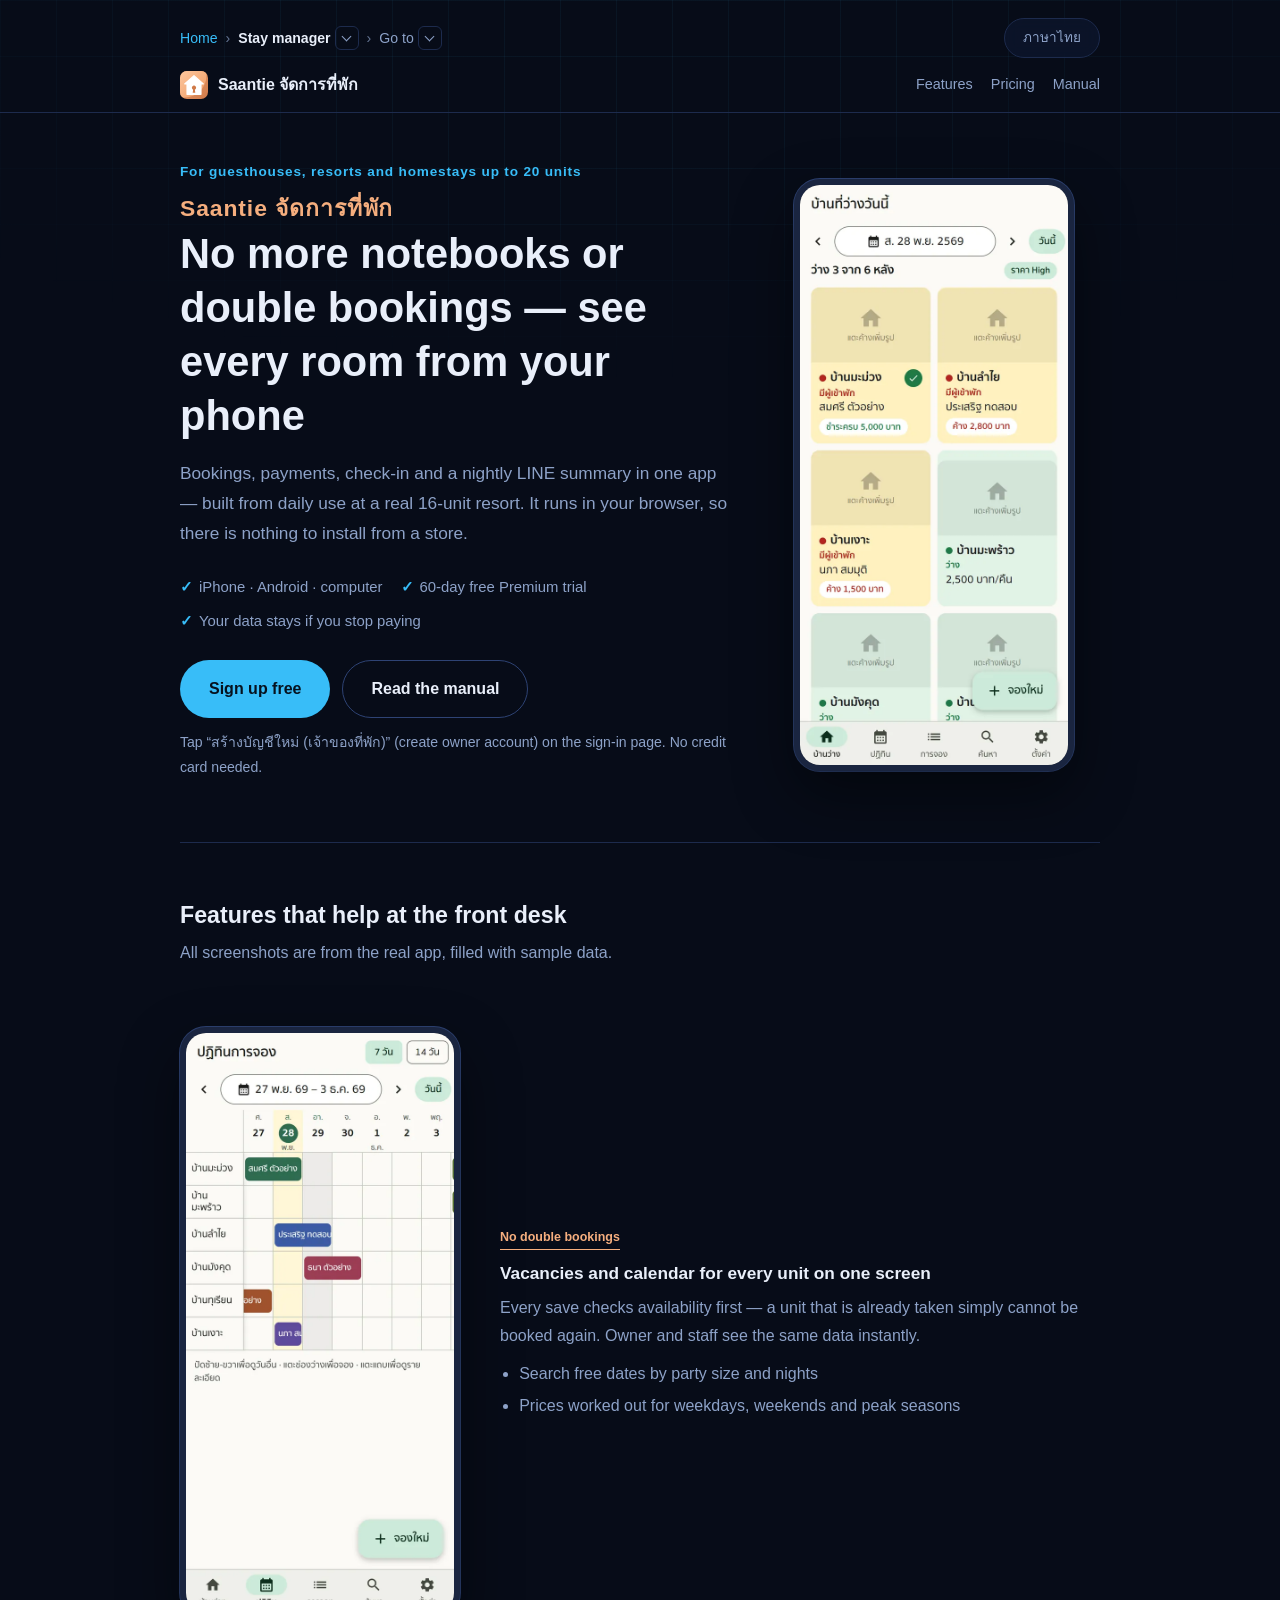
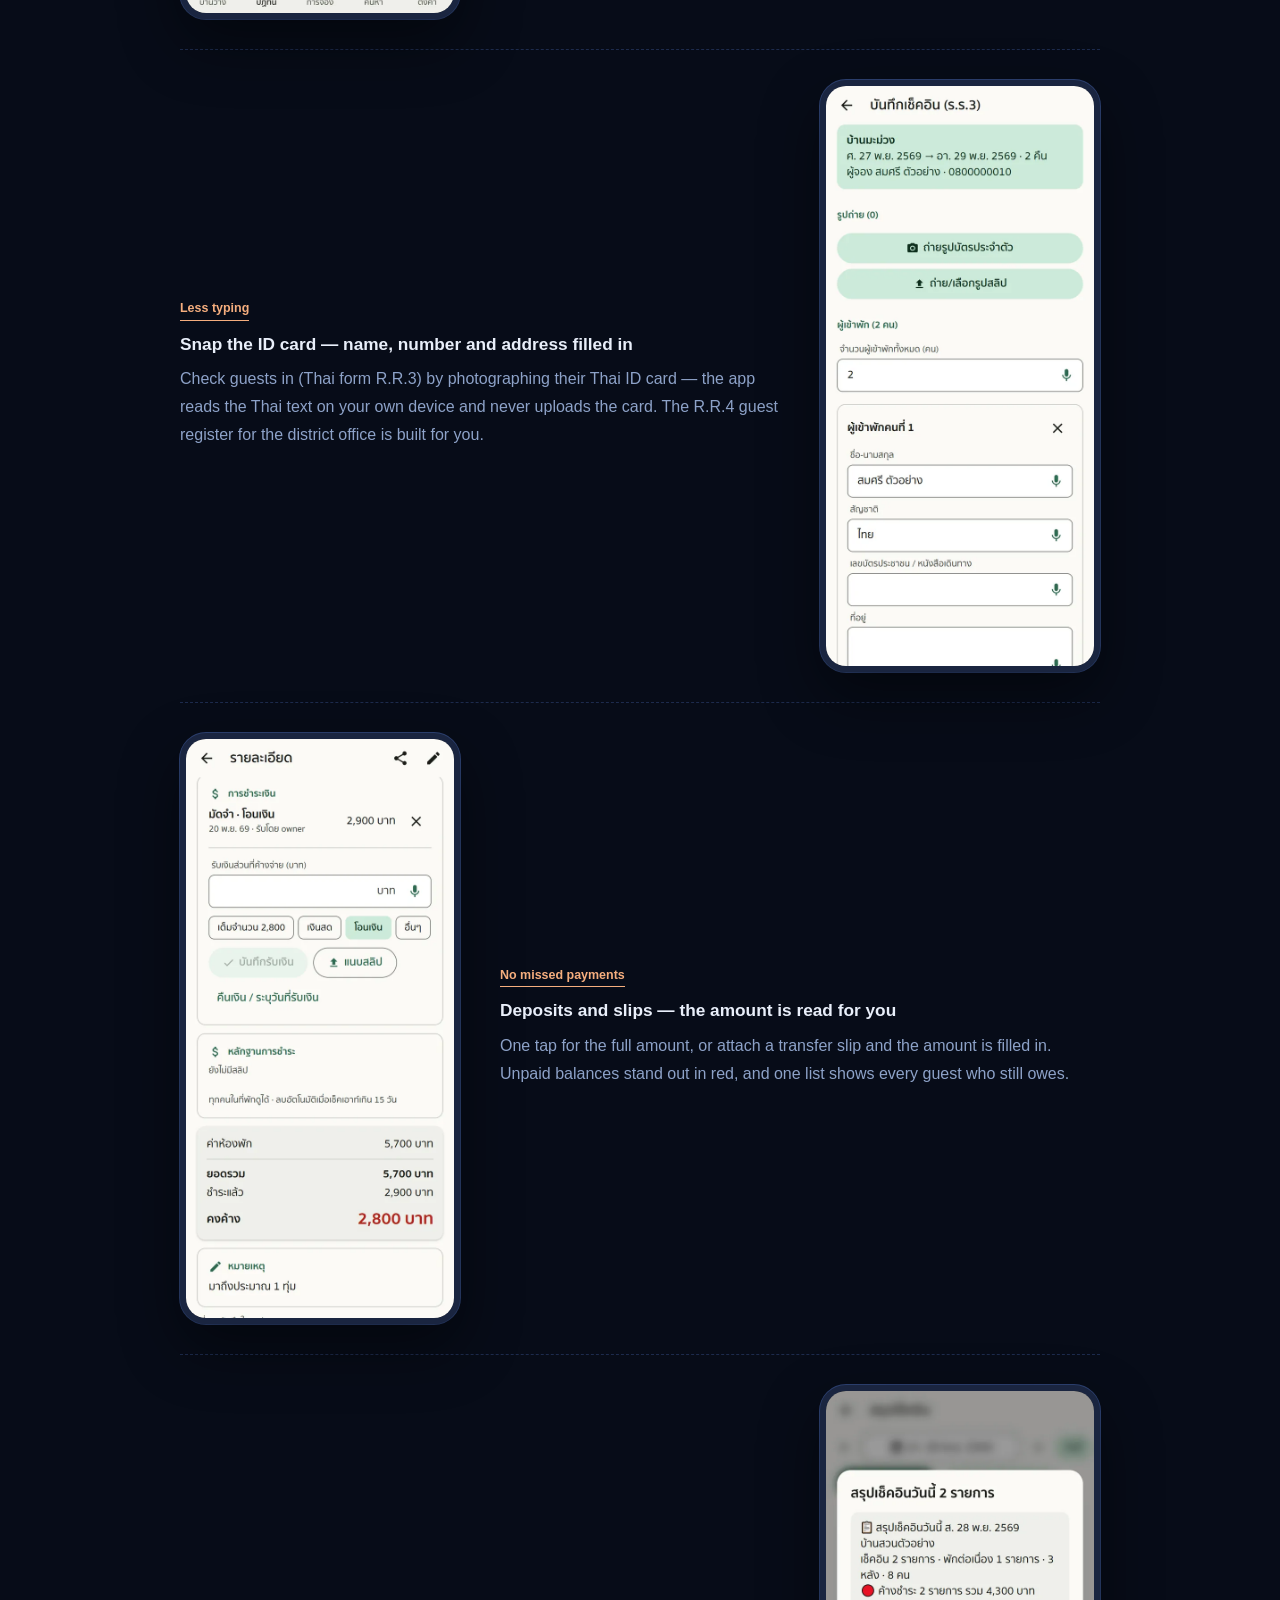
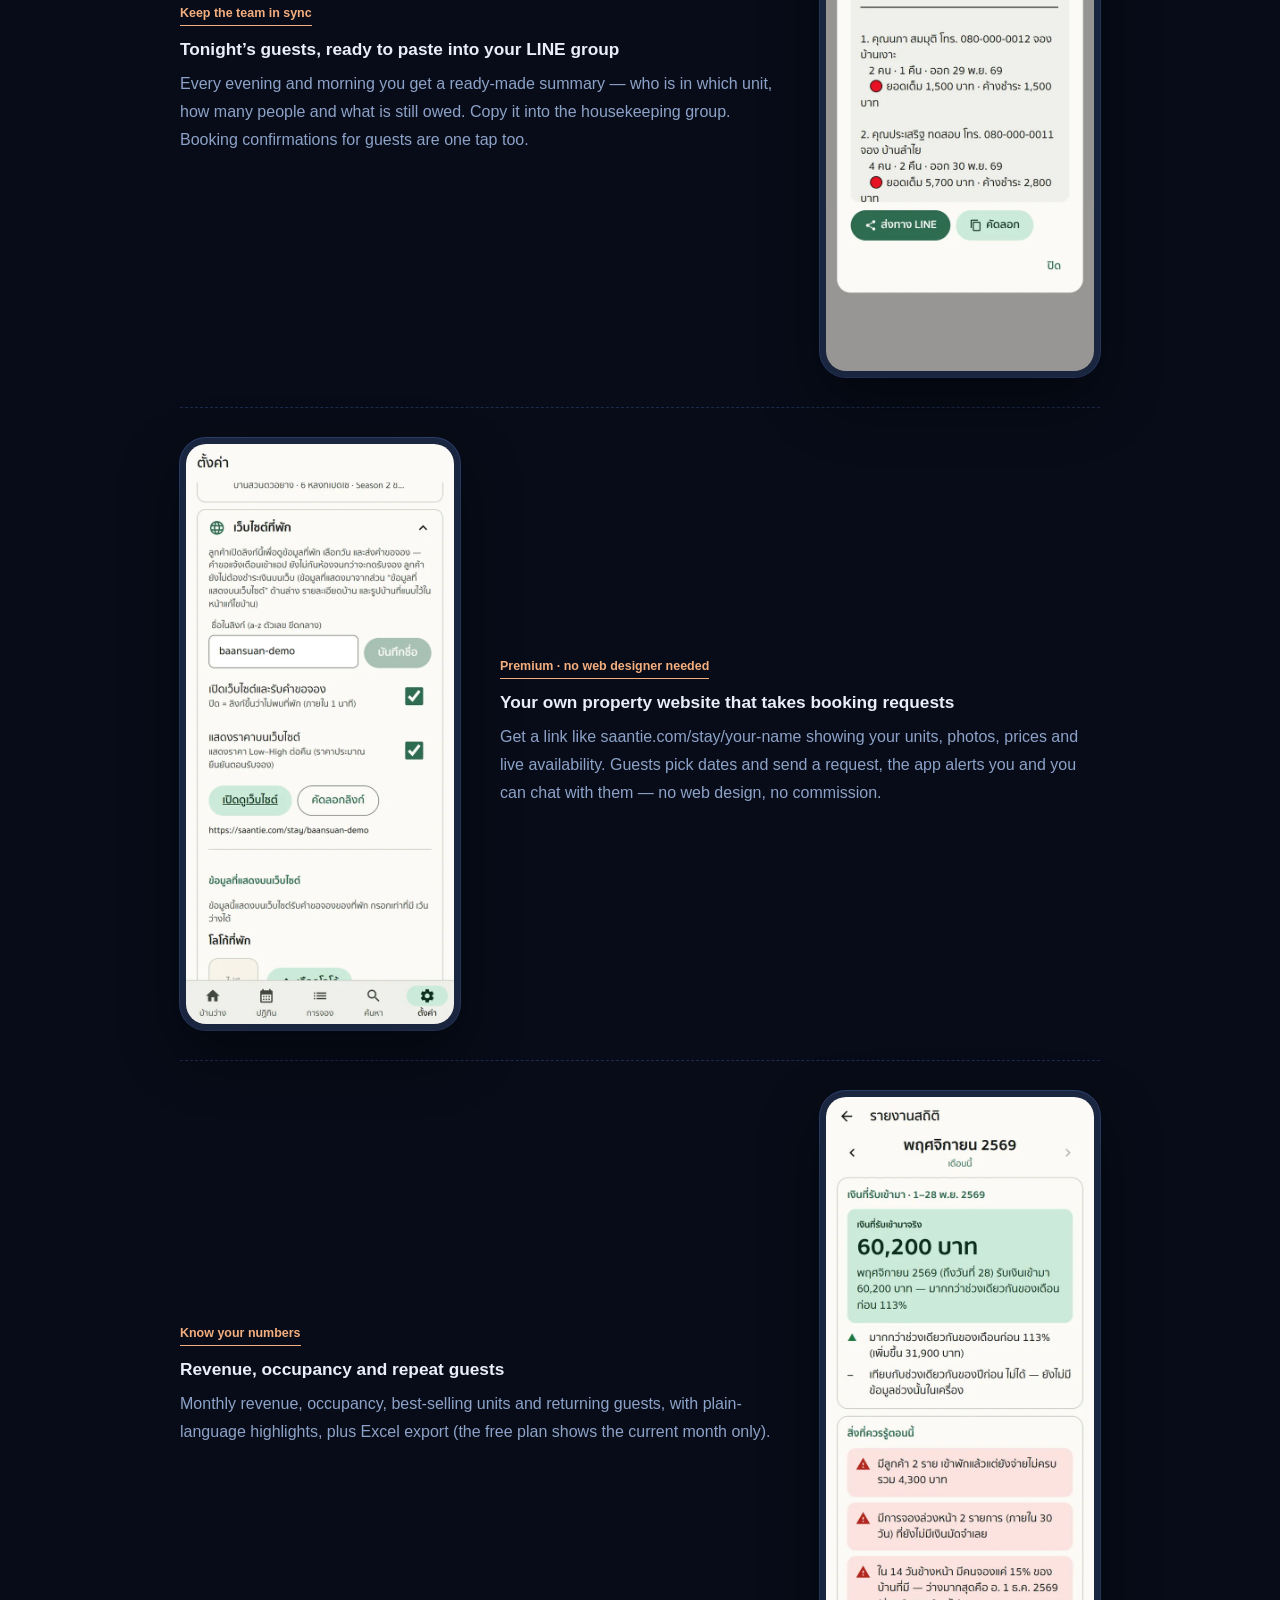
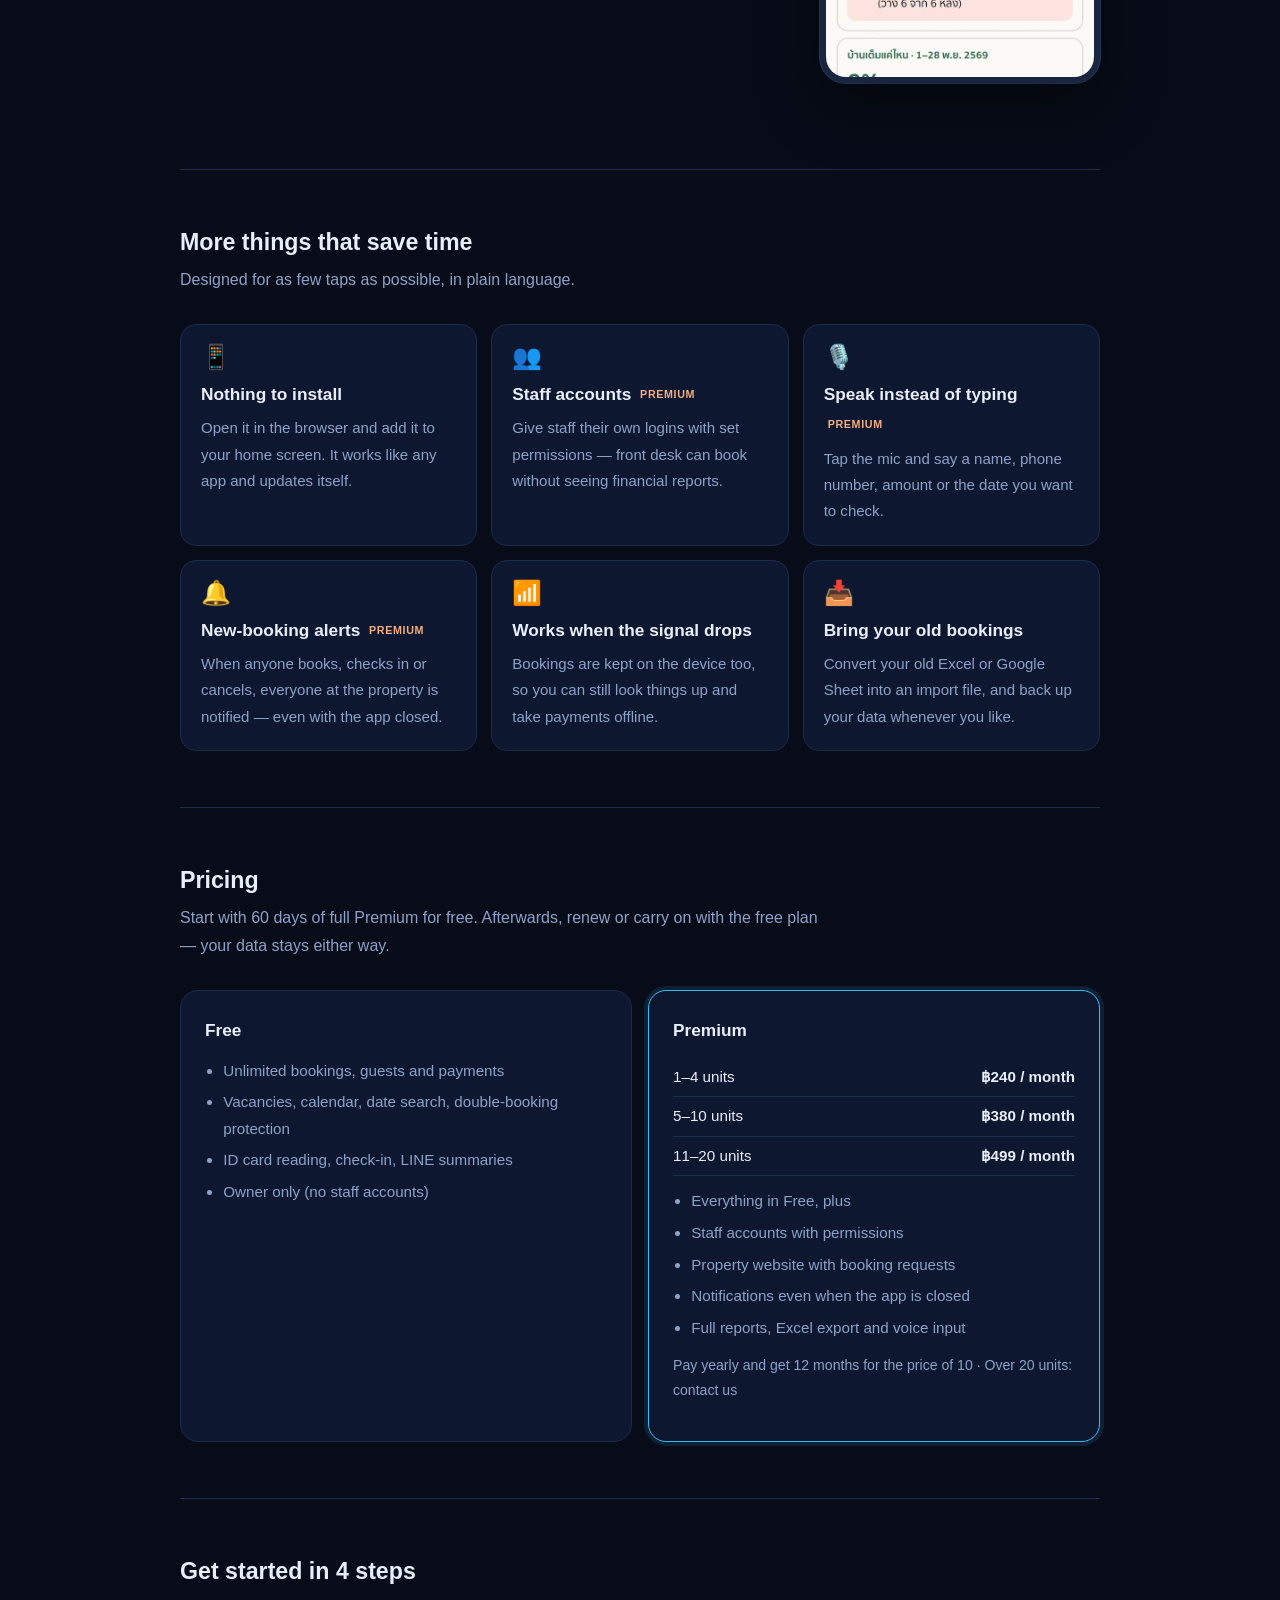
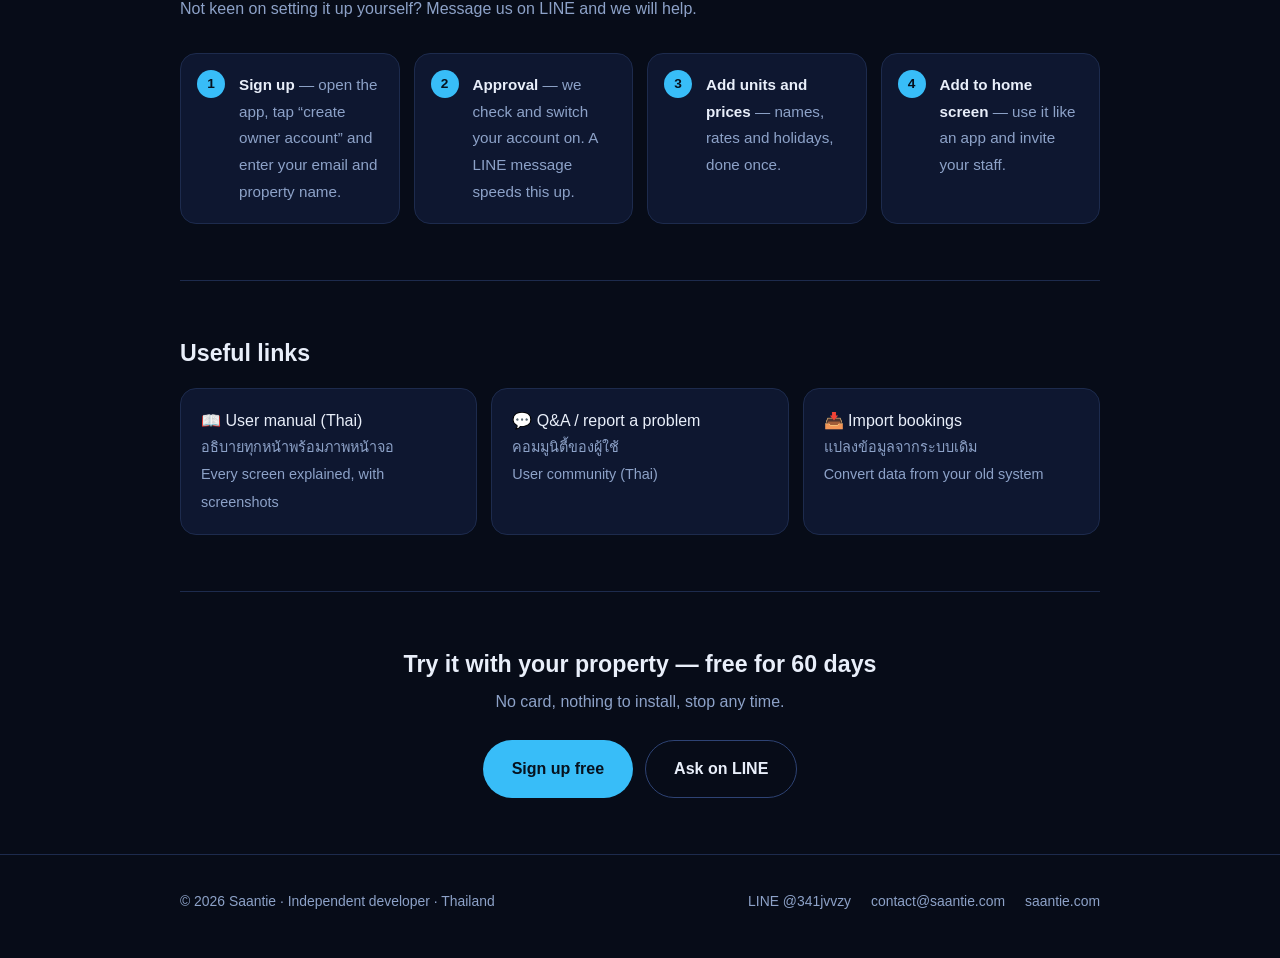
<file: pms/index.html>
<!DOCTYPE html>
<html lang="th">
<head>
<meta charset="utf-8">
<meta name="viewport" content="width=device-width, initial-scale=1">
<title>Saantie จัดการที่พัก — ระบบจองสำหรับบ้านพักและรีสอร์ทขนาดเล็ก | Booking manager for small stays</title>
<meta name="description" content="Saantie จัดการที่พัก เว็บแอปสำหรับเจ้าของบ้านพัก รีสอร์ท โฮมสเตย์ขนาดเล็ก ดูบ้านว่าง กันจองซ้ำ รับเงินแนบสลิป อ่านบัตรทำ ร.ร.3 สรุปเช็คอินส่ง LINE และเว็บไซต์รับคำขอจองของที่พักเอง ใช้ได้ทั้ง iPhone Android และคอมพิวเตอร์ ทดลองพรีเมียมฟรี 60 วัน">
<meta name="theme-color" content="#070C18">
<link rel="icon" href="/assets/pms-web-icon.svg" type="image/svg+xml">
<link rel="stylesheet" href="/assets/crumbs.css">
<style>
  :root {
    /* โทนสีชุดเดียวกับ index.html (คัดลอกไว้ในแต่ละไฟล์ตามที่ CLAUDE.md ระบุ) */
    --bg: #070C18;
    --bg-soft: #0B1224;
    --surface: #0E1730;
    --surface-2: #121D3A;
    --border: #1D2B4D;
    --border-lit: #2E4374;
    --text: #E9EFFA;
    --muted: #8DA2C8;
    --accent: #38BDF8;
    --accent-2: #2563EB;
    --accent-soft: rgba(56, 189, 248, 0.12);
    --warm: #F5AE7E; /* สีไอคอนเว็บแอป (theme-color ของ PWA) */
  }
  * { box-sizing: border-box; }
  body {
    margin: 0; padding: 0;
    font-family: "Segoe UI", "Sarabun", -apple-system, sans-serif;
    background: var(--bg); color: var(--text); line-height: 1.75;
    -webkit-font-smoothing: antialiased; overflow-x: hidden;
  }
  .bg-grid { position: fixed; inset: 0; pointer-events: none; z-index: 0;
    background-image:
      linear-gradient(to right, rgba(56,189,248,.055) 1px, transparent 1px),
      linear-gradient(to bottom, rgba(56,189,248,.055) 1px, transparent 1px);
    background-size: 56px 56px;
    mask-image: radial-gradient(ellipse 90% 55% at 50% 0%, #000 30%, transparent 78%);
    -webkit-mask-image: radial-gradient(ellipse 90% 55% at 50% 0%, #000 30%, transparent 78%);
  }
  .wrap { position: relative; z-index: 1; max-width: 960px; margin: 0 auto; padding: 0 20px; }
  a { color: var(--accent); }
  .nw { white-space: nowrap; }

  .langbar { max-width: 960px; margin: 0 auto; padding: 18px 20px 0; text-align: right; position: relative; z-index: 3; }
  .langbtn {
    background: rgba(14,23,48,.7); border: 1px solid var(--border); color: var(--muted);
    border-radius: 999px; padding: 7px 18px; font: inherit; font-size: .85em;
    cursor: pointer; backdrop-filter: blur(8px); transition: .25s;
  }
  .langbtn:hover { border-color: var(--accent); color: var(--accent); box-shadow: 0 0 0 4px var(--accent-soft); }

  header.site { position: relative; z-index: 2; border-bottom: 1px solid var(--border); }
  .nav { display: flex; align-items: center; justify-content: space-between; gap: 18px; padding: 13px 20px; }
  .brand { display: inline-flex; align-items: center; gap: 10px; text-decoration: none; color: var(--text); font-weight: 700; }
  .brand img { width: 28px; height: 28px; border-radius: 7px; flex-shrink: 0; }
  .nav-links { display: flex; gap: 18px; font-size: .9em; }
  .nav-links a { color: var(--muted); text-decoration: none; }
  .nav-links a:hover { color: var(--accent); }

  .btn {
    display: inline-flex; align-items: center; justify-content: center; gap: .5em;
    font: inherit; font-weight: 600; text-decoration: none; cursor: pointer;
    border-radius: 999px; padding: 14px 28px; border: 1px solid transparent; transition: .22s;
  }
  .btn-primary { background: var(--accent); color: #06121F; }
  .btn-primary:hover { box-shadow: 0 0 0 4px var(--accent-soft); transform: translateY(-2px); }
  .btn-ghost { border-color: var(--border-lit); color: var(--text); }
  .btn-ghost:hover { border-color: var(--accent); color: var(--accent); }
  .ctas { display: flex; flex-wrap: wrap; gap: 12px; }
  .cta-note { color: var(--muted); font-size: .88em; margin-top: 12px; }

  section { padding: 56px 0; border-top: 1px solid var(--border); }
  .hero { padding: 44px 0 48px; border-top: none; display: grid; grid-template-columns: 1.25fr .75fr; gap: 36px; align-items: center; }
  .eyebrow { display: inline-block; color: var(--accent); font-size: .85em; font-weight: 600; letter-spacing: .06em; margin-bottom: 10px; }
  h1 { font-size: clamp(1.8em, 4.4vw, 2.6em); margin: 0 0 14px; line-height: 1.3; }
  h1 .name { display: block; font-size: .55em; color: var(--warm); letter-spacing: .04em; margin-bottom: 4px; }
  h2 { font-size: 1.45em; margin: 0 0 8px; line-height: 1.4; }
  h3 { font-size: 1.08em; margin: 0 0 6px; }
  html[lang="th"] h1, html[lang="th"] h2, html[lang="th"] h3 { line-height: 1.7; }
  .lead { color: var(--muted); font-size: 1.08em; max-width: 620px; margin: 0 0 26px; }
  .section-lead { color: var(--muted); margin: 0 0 30px; max-width: 640px; }

  /* ภาพหน้าจอ: ข้อมูลตัวอย่างจาก emulator เท่านั้น (ชุดเดียวกับคู่มือ) — ห้ามใช้ภาพจากข้อมูลจริงของที่พัก/ลูกค้า */
  .phone { width: 100%; max-width: 280px; border-radius: 26px; border: 6px solid #1a2540; background: #1a2540;
           box-shadow: 0 24px 60px rgba(0,0,0,.45), 0 0 0 1px var(--border-lit); display: block; height: auto; }
  .hero .phone { margin: 0 auto; }

  .chips { display: flex; flex-wrap: wrap; gap: 8px 18px; margin: 0 0 26px; padding: 0; list-style: none; color: var(--muted); font-size: .93em; }
  .chips li::before { content: "✓"; color: var(--accent); font-weight: 700; margin-right: 6px; }

  .feature { display: grid; grid-template-columns: 280px 1fr; gap: 40px; align-items: center; padding: 30px 0; }
  .feature + .feature { border-top: 1px dashed var(--border); }
  .feature.flip { grid-template-columns: 1fr 280px; }
  .feature.flip figure { order: 2; }
  .feature figure { margin: 0; }
  .feature .tag { display: inline-block; font-size: .78em; font-weight: 600; color: var(--warm); border-bottom: 1px solid var(--warm); margin-bottom: 8px; }
  .feature p { color: var(--muted); margin: 0 0 10px; }
  .feature ul { color: var(--muted); margin: 0; padding-left: 1.2em; }
  .feature li { margin-bottom: 4px; }

  .grid { display: grid; grid-template-columns: repeat(auto-fit, minmax(230px, 1fr)); gap: 14px; }
  .card { background: var(--surface); border: 1px solid var(--border); border-radius: 16px; padding: 20px; }
  .card p { margin: 0; color: var(--muted); font-size: .94em; }
  .pre { font-size: .62em; font-weight: 700; letter-spacing: .06em; color: var(--warm); vertical-align: 2px; margin-left: 4px; }
  .card .ico { font-size: 1.5em; line-height: 1; margin-bottom: 10px; display: block; }

  .plans { display: grid; grid-template-columns: repeat(auto-fit, minmax(260px, 1fr)); gap: 16px; }
  .plan { background: var(--surface); border: 1px solid var(--border); border-radius: 18px; padding: 24px; }
  .plan.hi { border-color: var(--accent); box-shadow: 0 0 0 4px var(--accent-soft); }
  .plan ul { margin: 12px 0 0; padding-left: 1.2em; color: var(--muted); font-size: .95em; }
  .plan li { margin-bottom: 5px; }
  table.price { width: 100%; border-collapse: collapse; margin-top: 12px; font-size: .95em; }
  table.price td { padding: 6px 0; border-bottom: 1px solid var(--border); }
  table.price td:last-child { text-align: right; font-weight: 600; }
  .small { color: var(--muted); font-size: .88em; margin-top: 12px; }

  ol.steps { margin: 0; padding: 0; list-style: none; counter-reset: s; display: grid; grid-template-columns: repeat(auto-fit, minmax(200px, 1fr)); gap: 14px; }
  ol.steps li { counter-increment: s; background: var(--surface); border: 1px solid var(--border); border-radius: 16px; padding: 18px 18px 18px 58px; position: relative; color: var(--muted); font-size: .95em; }
  ol.steps li::before { content: counter(s); position: absolute; left: 16px; top: 16px; width: 28px; height: 28px; border-radius: 50%;
    background: var(--accent); color: #06121F; font-weight: 700; display: grid; place-items: center; font-size: .9em; }
  ol.steps b { color: var(--text); }

  .links { display: grid; grid-template-columns: repeat(auto-fit, minmax(230px, 1fr)); gap: 14px; }
  .links a { display: block; text-decoration: none; background: var(--surface); border: 1px solid var(--border); border-radius: 16px; padding: 18px 20px; color: var(--text); transition: .2s; }
  .links a:hover { border-color: var(--accent); transform: translateY(-2px); }
  .links a span.d { display: block; color: var(--muted); font-size: .9em; }

  .final { text-align: center; }
  .final .ctas { justify-content: center; }

  footer.site { border-top: 1px solid var(--border); padding: 34px 0 44px; color: var(--muted); font-size: .87em; }
  .footer-row { display: flex; flex-wrap: wrap; gap: 14px 26px; justify-content: space-between; align-items: center; }
  .footer-links { display: flex; flex-wrap: wrap; gap: 8px 20px; }
  .footer-links a { color: var(--muted); text-decoration: none; }
  .footer-links a:hover { color: var(--accent); }

  [data-lang] { display: none; }
  html[lang="th"] [data-lang="th"], html[lang="en"] [data-lang="en"] { display: block; }
  html[lang="th"] span[data-lang="th"], html[lang="en"] span[data-lang="en"] { display: inline; }
  html[lang="th"] li[data-lang="th"], html[lang="en"] li[data-lang="en"] { display: list-item; }

  @media (max-width: 760px) {
    .hero { grid-template-columns: 1fr; gap: 28px; }
    .hero .phone { max-width: 240px; }
    .feature, .feature.flip { grid-template-columns: 1fr; gap: 18px; }
    .feature.flip figure { order: 0; }
    .feature .phone { max-width: 240px; margin: 0 auto; }
    .nav-links { display: none; }
    section { padding: 44px 0; }
  }
</style>
</head>
<body>

<div class="bg-grid"></div>

<div class="langbar">
  <nav id="crumbs"></nav>
  <button class="langbtn" id="langbtn" type="button"></button>
</div>

<header class="site">
  <div class="wrap nav">
    <a class="brand" href="/pms"><img src="/assets/pms-web-icon.svg" alt=""><span>Saantie จัดการที่พัก</span></a>
    <nav class="nav-links">
      <a href="#features"><span data-lang="th">ฟีเจอร์</span><span data-lang="en">Features</span></a>
      <a href="#pricing"><span data-lang="th">ราคา</span><span data-lang="en">Pricing</span></a>
      <a href="https://saantie-hotel-pms.web.app/manual/" target="_blank" rel="noopener"><span data-lang="th">คู่มือ</span><span data-lang="en">Manual</span></a>
    </nav>
  </div>
</header>

<div class="wrap">

  <section class="hero">
    <div>
      <span class="eyebrow">
        <span data-lang="th">สำหรับบ้านพัก รีสอร์ท โฮมสเตย์ ไม่เกิน 20 หลัง</span>
        <span data-lang="en">For guesthouses, resorts and homestays up to 20 units</span>
      </span>
      <h1>
        <span class="name">Saantie จัดการที่พัก</span>
        <span data-lang="th">เลิกจดสมุด เลิกจองซ้ำ <span class="nw">ดูบ้านว่างได้จากมือถือ</span></span>
        <span data-lang="en">No more notebooks or double bookings — see every room from your phone</span>
      </h1>
      <p class="lead" data-lang="th">บันทึกการจอง รับเงิน เช็คอิน และส่งสรุปเข้า LINE ได้ในแอปเดียว ทำมาจากการใช้งานจริงของรีสอร์ท 16 หลัง เปิดในเบราว์เซอร์ได้เลย ไม่ต้องโหลดจาก Store</p>
      <p class="lead" data-lang="en">Bookings, payments, check-in and a nightly LINE summary in one app — built from daily use at a real 16-unit resort. It runs in your browser, so there is nothing to install from a store.</p>
      <ul class="chips">
        <li data-lang="th">iPhone · Android · คอมพิวเตอร์</li>
        <li data-lang="en">iPhone · Android · computer</li>
        <li data-lang="th">ทดลองพรีเมียมฟรี 60 วัน</li>
        <li data-lang="en">60-day free Premium trial</li>
        <li data-lang="th">หมดอายุแล้วข้อมูลไม่หาย</li>
        <li data-lang="en">Your data stays if you stop paying</li>
      </ul>
      <div class="ctas">
        <a class="btn btn-primary" href="https://saantie-hotel-pms.web.app" target="_blank" rel="noopener">
          <span data-lang="th">สมัครใช้งานฟรี</span><span data-lang="en">Sign up free</span>
        </a>
        <a class="btn btn-ghost" href="https://saantie-hotel-pms.web.app/manual/" target="_blank" rel="noopener">
          <span data-lang="th">อ่านคู่มือการใช้งาน</span><span data-lang="en">Read the manual</span>
        </a>
      </div>
      <p class="cta-note" data-lang="th">กด “สร้างบัญชีใหม่ (เจ้าของที่พัก)” ในหน้าเข้าสู่ระบบ ไม่ต้องใช้บัตรเครดิต</p>
      <p class="cta-note" data-lang="en">Tap “สร้างบัญชีใหม่ (เจ้าของที่พัก)” (create owner account) on the sign-in page. No credit card needed.</p>
    </div>
    <img class="phone" src="/assets/pms/avail.webp" width="600" height="1298" alt="หน้าบ้านว่าง แสดงสถานะทุกหลังของคืนที่เลือก">
  </section>

  <section id="features">
    <h2><span data-lang="th">ฟีเจอร์ที่ช่วยงานหน้าร้านจริง</span><span data-lang="en">Features that help at the front desk</span></h2>
    <p class="section-lead" data-lang="th">ภาพทั้งหมดเป็นหน้าจอจริงของแอป ใช้ข้อมูลตัวอย่าง “บ้านสวนตัวอย่าง”</p>
    <p class="section-lead" data-lang="en">All screenshots are from the real app, filled with sample data.</p>

    <div class="feature">
      <figure><img class="phone" src="/assets/pms/calendar.webp" width="600" height="1298" loading="lazy" alt="ปฏิทินการเข้าพัก"></figure>
      <div>
        <span class="tag"><span data-lang="th">ไม่มีวันจองซ้ำ</span><span data-lang="en">No double bookings</span></span>
        <h3><span data-lang="th">บ้านว่างและปฏิทิน เห็นทุกหลังในจอเดียว</span><span data-lang="en">Vacancies and calendar for every unit on one screen</span></h3>
        <p data-lang="th">ระบบตรวจห้องว่างทุกครั้งที่บันทึก ถ้าหลังนั้นมีคนจองแล้วจะไม่ยอมบันทึก ทั้งเจ้าของและพนักงานเห็นข้อมูลเดียวกันทันที</p>
        <p data-lang="en">Every save checks availability first — a unit that is already taken simply cannot be booked again. Owner and staff see the same data instantly.</p>
        <ul>
          <li data-lang="th">ค้นหาวันว่างตามจำนวนคนและจำนวนคืน</li>
          <li data-lang="en">Search free dates by party size and nights</li>
          <li data-lang="th">คิดราคาให้เอง วันธรรมดา/วันหยุด/ช่วงเทศกาล</li>
          <li data-lang="en">Prices worked out for weekdays, weekends and peak seasons</li>
        </ul>
      </div>
    </div>

    <div class="feature flip">
      <figure><img class="phone" src="/assets/pms/checkin.webp" width="600" height="1298" loading="lazy" alt="หน้าบันทึกเช็คอิน ร.ร.3"></figure>
      <div>
        <span class="tag"><span data-lang="th">ไม่ต้องพิมพ์เอง</span><span data-lang="en">Less typing</span></span>
        <h3><span data-lang="th">ถ่ายรูปบัตร อ่านชื่อ เลขบัตร ที่อยู่ให้</span><span data-lang="en">Snap the ID card — name, number and address filled in</span></h3>
        <p data-lang="th">เช็คอินแบบ ร.ร.3 ถ่ายรูปบัตรประชาชนแล้วแอปอ่านข้อมูลภาษาไทยให้ อ่านในเครื่องของคุณเอง ไม่ส่งรูปบัตรไปที่อื่น และทำทะเบียนผู้พัก ร.ร.4 ส่งอำเภอให้อัตโนมัติ</p>
        <p data-lang="en">Check guests in (Thai form R.R.3) by photographing their Thai ID card — the app reads the Thai text on your own device and never uploads the card. The R.R.4 guest register for the district office is built for you.</p>
      </div>
    </div>

    <div class="feature">
      <figure><img class="phone" src="/assets/pms/payment.webp" width="600" height="1298" loading="lazy" alt="รับเงินและยอดค้างชำระ"></figure>
      <div>
        <span class="tag"><span data-lang="th">เงินไม่ตกหล่น</span><span data-lang="en">No missed payments</span></span>
        <h3><span data-lang="th">รับมัดจำ แนบสลิป แอปอ่านยอดเงินให้</span><span data-lang="en">Deposits and slips — the amount is read for you</span></h3>
        <p data-lang="th">กดเต็มจำนวนครั้งเดียวจบ แนบรูปสลิปแล้วแอปกรอกยอดให้ เห็นยอดค้างของทุกการจองเป็นสีแดง และมีรายการลูกค้าที่ยังจ่ายไม่ครบรวมไว้ที่เดียว</p>
        <p data-lang="en">One tap for the full amount, or attach a transfer slip and the amount is filled in. Unpaid balances stand out in red, and one list shows every guest who still owes.</p>
      </div>
    </div>

    <div class="feature flip">
      <figure><img class="phone" src="/assets/pms/digest.webp" width="600" height="1298" loading="lazy" alt="สรุปเช็คอินส่ง LINE"></figure>
      <div>
        <span class="tag"><span data-lang="th">คุยกับทีมง่ายขึ้น</span><span data-lang="en">Keep the team in sync</span></span>
        <h3><span data-lang="th">สรุปคืนนี้ใครเข้าพัก ส่งเข้า LINE กลุ่ม</span><span data-lang="en">Tonight’s guests, ready to paste into your LINE group</span></h3>
        <p data-lang="th">ทุกค่ำและทุกเช้าแอปเตือนพร้อมข้อความสรุป ใครเข้าหลังไหน กี่คน ยอดค้างเท่าไร กดคัดลอกแล้ววางในกลุ่มแม่บ้านได้ทันที ส่งสรุปการจองให้ลูกค้าได้ในขั้นตอนเดียวเช่นกัน</p>
        <p data-lang="en">Every evening and morning you get a ready-made summary — who is in which unit, how many people and what is still owed. Copy it into the housekeeping group. Booking confirmations for guests are one tap too.</p>
      </div>
    </div>

    <div class="feature">
      <figure><img class="phone" src="/assets/pms/website.webp" width="600" height="1298" loading="lazy" alt="ตั้งค่าเว็บไซต์ที่พัก"></figure>
      <div>
        <span class="tag"><span data-lang="th">พรีเมียม · ไม่ต้องจ้างทำเว็บ</span><span data-lang="en">Premium · no web designer needed</span></span>
        <h3><span data-lang="th">เว็บไซต์ที่พักของคุณเอง รับคำขอจองจากลูกค้า</span><span data-lang="en">Your own property website that takes booking requests</span></h3>
        <p data-lang="th">ได้ลิงก์ saantie.com/stay/ชื่อที่พัก แสดงบ้าน รูป ราคา และวันว่างจริงจากแอป ลูกค้าเลือกวันแล้วส่งคำขอจอง แอปเด้งแจ้งเตือน คุยกับลูกค้าในแอปได้ ไม่ต้องเขียนเว็บเอง ไม่มีค่าคอมมิชชัน</p>
        <p data-lang="en">Get a link like saantie.com/stay/your-name showing your units, photos, prices and live availability. Guests pick dates and send a request, the app alerts you and you can chat with them — no web design, no commission.</p>
      </div>
    </div>

    <div class="feature flip">
      <figure><img class="phone" src="/assets/pms/report.webp" width="600" height="1298" loading="lazy" alt="รายงานสถิติ"></figure>
      <div>
        <span class="tag"><span data-lang="th">รู้ตัวเลขธุรกิจ</span><span data-lang="en">Know your numbers</span></span>
        <h3><span data-lang="th">รายงานรายได้ ห้องเต็ม และลูกค้าประจำ</span><span data-lang="en">Revenue, occupancy and repeat guests</span></h3>
        <p data-lang="th">ดูรายได้รายเดือน อัตราห้องเต็ม หลังไหนขายดี ลูกค้ากลับมาซ้ำกี่คน พร้อมข้อสังเกตที่ควรรู้ ส่งออกเป็น Excel ได้ (แพ็กเกจฟรีดูได้เฉพาะเดือนนี้)</p>
        <p data-lang="en">Monthly revenue, occupancy, best-selling units and returning guests, with plain-language highlights, plus Excel export (the free plan shows the current month only).</p>
      </div>
    </div>
  </section>

  <section>
    <h2><span data-lang="th">และอีกหลายอย่างที่ทำให้งานเบาลง</span><span data-lang="en">More things that save time</span></h2>
    <p class="section-lead" data-lang="th">ออกแบบให้กดน้อยที่สุด ใช้ภาษาที่เจ้าของที่พักเข้าใจ</p>
    <p class="section-lead" data-lang="en">Designed for as few taps as possible, in plain language.</p>
    <div class="grid">
      <div class="card"><span class="ico">📱</span>
        <h3><span data-lang="th">ไม่ต้องติดตั้งจาก Store</span><span data-lang="en">Nothing to install</span></h3>
        <p data-lang="th">เปิดในเบราว์เซอร์ แล้วเพิ่มไว้ที่หน้าจอโทรศัพท์ ใช้เหมือนแอปทั่วไป อัปเดตเองอัตโนมัติ</p>
        <p data-lang="en">Open it in the browser and add it to your home screen. It works like any app and updates itself.</p>
      </div>
      <div class="card"><span class="ico">👥</span>
        <h3><span data-lang="th">พนักงานใช้ร่วมกันได้</span><span data-lang="en">Staff accounts</span> <span class="pre">PREMIUM</span></h3>
        <p data-lang="th">สร้างบัญชีให้พนักงาน กำหนดสิทธิ์ได้ เช่น หน้าร้านจองได้แต่ไม่เห็นรายงานเงิน</p>
        <p data-lang="en">Give staff their own logins with set permissions — front desk can book without seeing financial reports.</p>
      </div>
      <div class="card"><span class="ico">🎙️</span>
        <h3><span data-lang="th">พูดแทนพิมพ์</span><span data-lang="en">Speak instead of typing</span> <span class="pre">PREMIUM</span></h3>
        <p data-lang="th">กดไมค์แล้วพูดชื่อลูกค้า เบอร์ จำนวนเงิน หรือ “บ้านว่างวันศุกร์หน้า”</p>
        <p data-lang="en">Tap the mic and say a name, phone number, amount or the date you want to check.</p>
      </div>
      <div class="card"><span class="ico">🔔</span>
        <h3><span data-lang="th">แจ้งเตือนการจองใหม่</span><span data-lang="en">New-booking alerts</span> <span class="pre">PREMIUM</span></h3>
        <p data-lang="th">ใครในทีมบันทึกจอง เช็คอิน หรือยกเลิก ทุกคนในที่พักรู้ทันทีแม้ปิดแอปอยู่</p>
        <p data-lang="en">When anyone books, checks in or cancels, everyone at the property is notified — even with the app closed.</p>
      </div>
      <div class="card"><span class="ico">📶</span>
        <h3><span data-lang="th">เน็ตหลุดก็ยังดูได้</span><span data-lang="en">Works when the signal drops</span></h3>
        <p data-lang="th">ข้อมูลการจองเก็บไว้ในเครื่องด้วย เน็ตไม่ดียังเปิดดูและรับเงินได้</p>
        <p data-lang="en">Bookings are kept on the device too, so you can still look things up and take payments offline.</p>
      </div>
      <div class="card"><span class="ico">📥</span>
        <h3><span data-lang="th">ย้ายข้อมูลจากระบบเดิม</span><span data-lang="en">Bring your old bookings</span></h3>
        <p data-lang="th">แปลงตาราง Excel หรือ Google Sheet ที่เคยใช้เป็นไฟล์นำเข้า และสำรองข้อมูลเก็บเองได้ทุกเมื่อ</p>
        <p data-lang="en">Convert your old Excel or Google Sheet into an import file, and back up your data whenever you like.</p>
      </div>
    </div>
  </section>

  <section id="pricing">
    <h2><span data-lang="th">ราคา</span><span data-lang="en">Pricing</span></h2>
    <p class="section-lead" data-lang="th">เริ่มต้นด้วยพรีเมียมเต็มรูปแบบฟรี 60 วัน ครบแล้วเลือกต่อหรือใช้ฟรีต่อได้ ข้อมูลไม่หายทั้งสองทาง</p>
    <p class="section-lead" data-lang="en">Start with 60 days of full Premium for free. Afterwards, renew or carry on with the free plan — your data stays either way.</p>
    <div class="plans">
      <div class="plan">
        <h3><span data-lang="th">ฟรี</span><span data-lang="en">Free</span></h3>
        <ul>
          <li data-lang="th">บันทึกการจอง ผู้เข้าพัก และรับเงิน ไม่จำกัดจำนวน</li>
          <li data-lang="en">Unlimited bookings, guests and payments</li>
          <li data-lang="th">บ้านว่าง ปฏิทิน ค้นหาวันว่าง กันจองซ้ำ</li>
          <li data-lang="en">Vacancies, calendar, date search, double-booking protection</li>
          <li data-lang="th">อ่านบัตร เช็คอิน ร.ร.3 สรุปส่ง LINE</li>
          <li data-lang="en">ID card reading, check-in, LINE summaries</li>
          <li data-lang="th">เจ้าของใช้คนเดียว</li>
          <li data-lang="en">Owner only (no staff accounts)</li>
        </ul>
      </div>
      <div class="plan hi">
        <h3><span data-lang="th">พรีเมียม</span><span data-lang="en">Premium</span></h3>
        <table class="price">
          <tr><td><span data-lang="th">1–4 หลัง</span><span data-lang="en">1–4 units</span></td><td><span data-lang="th">240 บาท/เดือน</span><span data-lang="en">฿240 / month</span></td></tr>
          <tr><td><span data-lang="th">5–10 หลัง</span><span data-lang="en">5–10 units</span></td><td><span data-lang="th">380 บาท/เดือน</span><span data-lang="en">฿380 / month</span></td></tr>
          <tr><td><span data-lang="th">11–20 หลัง</span><span data-lang="en">11–20 units</span></td><td><span data-lang="th">499 บาท/เดือน</span><span data-lang="en">฿499 / month</span></td></tr>
        </table>
        <ul>
          <li data-lang="th">ทุกอย่างในแพ็กเกจฟรี และ</li>
          <li data-lang="en">Everything in Free, plus</li>
          <li data-lang="th">บัญชีพนักงานพร้อมกำหนดสิทธิ์</li>
          <li data-lang="en">Staff accounts with permissions</li>
          <li data-lang="th">เว็บไซต์ที่พักและรับคำขอจองจากเว็บ</li>
          <li data-lang="en">Property website with booking requests</li>
          <li data-lang="th">แจ้งเตือนแม้ปิดแอป</li>
          <li data-lang="en">Notifications even when the app is closed</li>
          <li data-lang="th">รายงานแบบเต็ม ส่งออก Excel และพูดแทนพิมพ์</li>
          <li data-lang="en">Full reports, Excel export and voice input</li>
        </ul>
        <p class="small" data-lang="th">จ่ายรายปีจ่ายเพียง 10 เดือน · เกิน 20 หลังติดต่อสอบถาม</p>
        <p class="small" data-lang="en">Pay yearly and get 12 months for the price of 10 · Over 20 units: contact us</p>
      </div>
    </div>
  </section>

  <section>
    <h2><span data-lang="th">เริ่มใช้งานใน 4 ขั้นตอน</span><span data-lang="en">Get started in 4 steps</span></h2>
    <p class="section-lead" data-lang="th">ไม่ถนัดตั้งค่าเอง ทักทาง LINE ได้ ยินดีช่วย</p>
    <p class="section-lead" data-lang="en">Not keen on setting it up yourself? Message us on LINE and we will help.</p>
    <ol class="steps">
      <li><span data-lang="th"><b>สมัคร</b> เปิดแอป กด “สร้างบัญชีใหม่ (เจ้าของที่พัก)” ใส่อีเมลและชื่อที่พัก</span><span data-lang="en"><b>Sign up</b> — open the app, tap “create owner account” and enter your email and property name.</span></li>
      <li><span data-lang="th"><b>รออนุมัติ</b> ผู้ดูแลตรวจและเปิดให้ใช้ แจ้งทาง LINE จะได้เร็วขึ้น</span><span data-lang="en"><b>Approval</b> — we check and switch your account on. A LINE message speeds this up.</span></li>
      <li><span data-lang="th"><b>ใส่บ้านและราคา</b> เพิ่มชื่อบ้าน ราคา วันหยุด ทำครั้งเดียว</span><span data-lang="en"><b>Add units and prices</b> — names, rates and holidays, done once.</span></li>
      <li><span data-lang="th"><b>เพิ่มไว้หน้าจอ</b> ใช้เหมือนแอป และชวนพนักงานมาใช้ด้วยกัน</span><span data-lang="en"><b>Add to home screen</b> — use it like an app and invite your staff.</span></li>
    </ol>
  </section>

  <section>
    <h2><span data-lang="th">ลิงก์ที่เกี่ยวข้อง</span><span data-lang="en">Useful links</span></h2>
    <div class="links" style="margin-top:18px">
      <a href="https://saantie-hotel-pms.web.app/manual/" target="_blank" rel="noopener">
        <span data-lang="th">📖 คู่มือการใช้งาน</span><span data-lang="en">📖 User manual (Thai)</span>
        <span class="d" data-lang="th">อธิบายทุกหน้าพร้อมภาพหน้าจอ</span><span class="d" data-lang="en">Every screen explained, with screenshots</span>
      </a>
      <a href="https://saantie-hotel-pms.web.app/community/" target="_blank" rel="noopener">
        <span data-lang="th">💬 ถาม-ตอบ / แจ้งปัญหา</span><span data-lang="en">💬 Q&amp;A / report a problem</span>
        <span class="d" data-lang="th">คอมมูนิตี้ของผู้ใช้</span><span class="d" data-lang="en">User community (Thai)</span>
      </a>
      <a href="/pms/import">
        <span data-lang="th">📥 นำเข้าข้อมูลการจอง</span><span data-lang="en">📥 Import bookings</span>
        <span class="d" data-lang="th">แปลงข้อมูลจากระบบเดิม</span><span class="d" data-lang="en">Convert data from your old system</span>
      </a>
    </div>
  </section>

  <section class="final">
    <h2><span data-lang="th">ลองใช้กับที่พักของคุณดู ฟรี 60 วัน</span><span data-lang="en">Try it with your property — free for 60 days</span></h2>
    <p class="section-lead" style="margin:0 auto 24px" data-lang="th">ไม่ต้องผูกบัตร ไม่ต้องติดตั้งอะไร เลิกใช้เมื่อไรก็ได้</p>
    <p class="section-lead" style="margin:0 auto 24px" data-lang="en">No card, nothing to install, stop any time.</p>
    <div class="ctas">
      <a class="btn btn-primary" href="https://saantie-hotel-pms.web.app" target="_blank" rel="noopener"><span data-lang="th">สมัครใช้งานฟรี</span><span data-lang="en">Sign up free</span></a>
      <a class="btn btn-ghost" href="https://line.me/R/ti/p/%40341jvvzy" target="_blank" rel="noopener"><span data-lang="th">สอบถามทาง LINE</span><span data-lang="en">Ask on LINE</span></a>
    </div>
  </section>

</div>

<footer class="site">
  <div class="wrap footer-row">
    <span>
      <span data-lang="th">© 2026 Saantie · นักพัฒนาอิสระ · ประเทศไทย</span>
      <span data-lang="en">© 2026 Saantie · Independent developer · Thailand</span>
    </span>
    <div class="footer-links">
      <a href="https://line.me/R/ti/p/%40341jvvzy" target="_blank" rel="noopener">LINE @341jvvzy</a>
      <a href="mailto:contact@saantie.com">contact@saantie.com</a>
      <a href="/">saantie.com</a>
    </div>
  </div>
</footer>

<script src="/assets/lang-toggle.js"></script>
<script src="/assets/crumbs.js"></script>
</body>
</html>
</file>
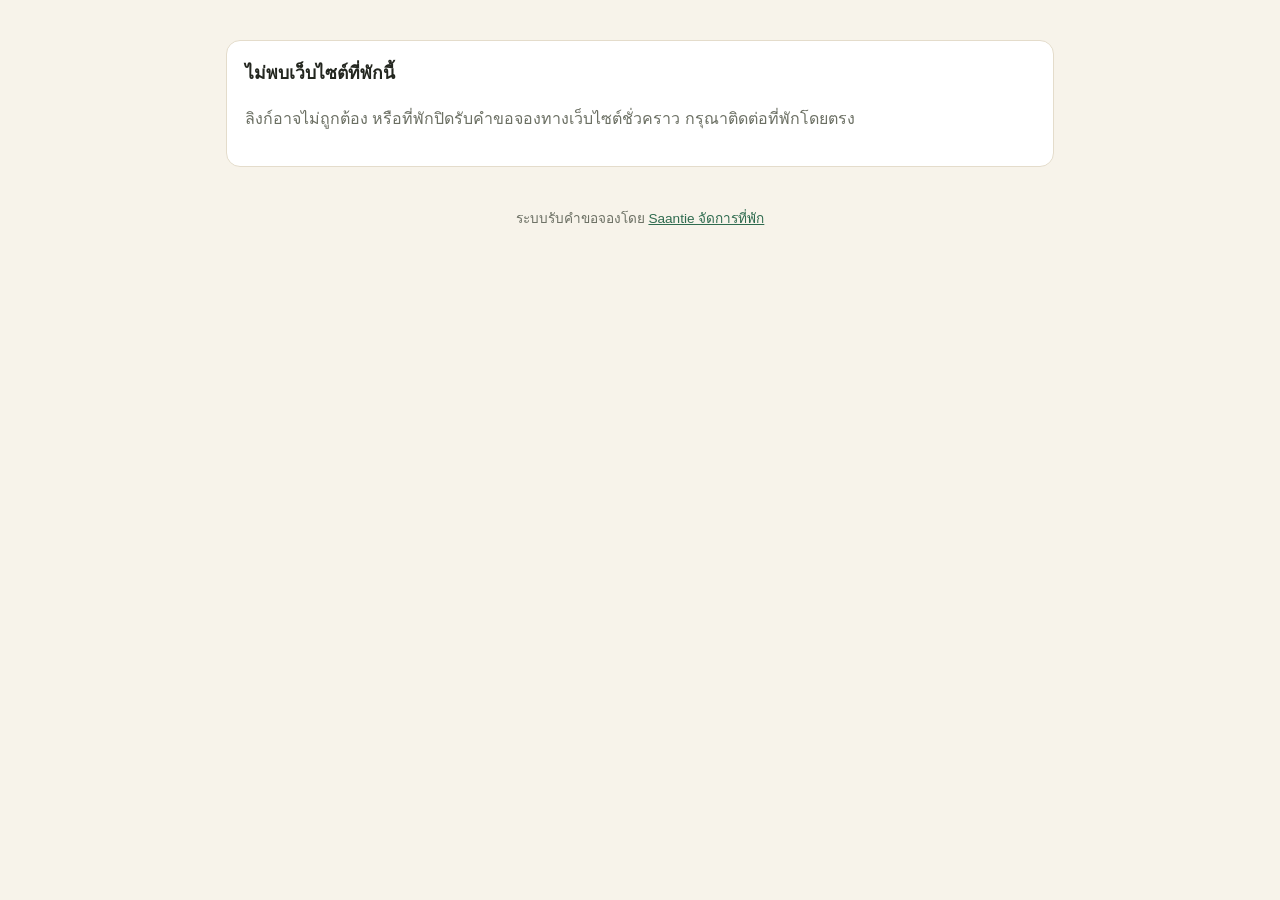
<file: stay/index.html>
<!DOCTYPE html>
<html lang="th">
<head>
<meta charset="UTF-8">
<meta name="viewport" content="width=device-width, initial-scale=1.0">
<title>ที่พัก — จองผ่านเว็บไซต์</title>
<meta name="description" content="ดูข้อมูลที่พัก ตรวจสอบวันว่าง และส่งคำขอจอง">
<link rel="icon" href="data:image/svg+xml,%3Csvg xmlns='http://www.w3.org/2000/svg' viewBox='0 0 64 64'%3E%3Crect width='64' height='64' rx='14' fill='%232F6B4F'/%3E%3Cpath d='M14 34 32 18l18 16v14H14z' fill='%23F7F3EA'/%3E%3C/svg%3E">
<!--
  หน้าเว็บไซต์ของที่พักแต่ละแห่ง: saantie.com/stay/{slug} (หรือ /stay/?p={slug}) — ไฟล์เดียวใช้ทุกที่พัก
  ข้อมูลมาจาก Cloud Function ของ Saantie PMS (โปรเจกต์ saantie-hotel-pms, โค้ดที่ F:\SaantiePMS\SaantiePMS App\functions\src\site.ts)
    bookingSite          → ข้อมูลที่พัก + บ้าน (+ บ้านที่ว่างเมื่อส่งช่วงวัน) ไม่มีข้อมูลลูกค้า
    sitePhoto            → รูปบ้าน saantie-hotel-pms.web.app/site-photo/{slug}/{id}-s|l.jpg (s = รูปย่อบนการ์ด, l = รูปเต็ม) CDN จำไว้ 1 วัน
    submitBookingRequest → ส่งคำขอจอง (ยังไม่ใช่การจอง ไม่กันห้อง ไม่ชำระเงิน) เจ้าของที่พักได้รับแจ้งเตือนในแอปแล้วติดต่อกลับ
  กฎตรวจข้อมูลจริงอยู่ฝั่งเซิร์ฟเวอร์ (web/src/data/bookingRequest.ts) — ฝั่งนี้ตรวจเบื้องต้นให้ลูกค้ารู้ทันทีเท่านั้น
  หน้านี้เป็นของที่พัก ไม่ใช่ของ Saantie: จึงไม่มีแถบ breadcrumb / ปุ่มสลับภาษาของเว็บหลัก
  ข้อความจากเจ้าของที่พักแสดงด้วย textContent เสมอ (ห้ามใช้ innerHTML กับข้อมูลจากเซิร์ฟเวอร์)
-->
<style>
  :root {
    color-scheme: light;
    --bg: #F7F3EA; --surface: #FFFFFF; --surface-2: #FBF8F1; --border: #E4DCCB; --text: #23261F; --muted: #6B6F63;
    --accent: #2F6B4F; --accent-ink: #FFFFFF; --accent-soft: #E3EFE7; --busy: #9A4A2F; --busy-soft: #F6E3DA; --err: #B3261E;
  }
  @media (prefers-color-scheme: dark) {
    :root {
      color-scheme: dark;
      --bg: #151714; --surface: #1E211C; --surface-2: #242822; --border: #343A31; --text: #ECEDE6; --muted: #A4A99B;
      --accent: #8FD1AE; --accent-ink: #0E2418; --accent-soft: #23362B; --busy: #F0A98E; --busy-soft: #3A2620; --err: #F2B8B5;
    }
  }
  * { box-sizing: border-box; }
  body { margin: 0; background: var(--bg); color: var(--text); font-family: "Segoe UI", "Sarabun", -apple-system, sans-serif; line-height: 1.7; }
  .wrap { max-width: 860px; margin: 0 auto; padding: 0 16px 48px; }
  header.hero { padding: 40px 0 20px; }
  /* โลโก้ที่พัก (2026-11-16): PNG พื้นใส วางบนพื้นหน้าเว็บตรงๆ ไม่มีกรอบ — โหมดมืดใส่แผ่นพื้นสว่างรอง (โลโก้สีเข้มจะมองไม่เห็นบนพื้นดำ) */
  .logo { display: block; width: 96px; height: 96px; object-fit: contain; margin: 0 0 12px; }
  .logo.sm { width: 48px; height: 48px; margin: 0; flex: none; }
  .brand { display: flex; align-items: center; gap: 12px; margin: 16px 0 0; font-weight: 700; font-size: 1.15em; }
  @media (prefers-color-scheme: dark) { .logo { background: #F7F3EA; border-radius: 16px; padding: 6px; } }
  h1 { font-size: 2em; margin: 0 0 4px; line-height: 1.7; }
  h2 { font-size: 1.3em; margin: 32px 0 12px; line-height: 1.7; }
  h3 { font-size: 1.1em; margin: 0; line-height: 1.7; }
  .tagline { color: var(--muted); font-size: 1.1em; margin: 0; }
  .muted { color: var(--muted); }
  .small { font-size: .9em; }
  .pre { white-space: pre-line; }
  a { color: var(--accent); }
  .card { background: var(--surface); border: 1px solid var(--border); border-radius: 14px; padding: 18px; margin-bottom: 14px; }
  .contact { display: flex; flex-wrap: wrap; gap: 10px; margin-top: 16px; }
  .btn { display: inline-flex; align-items: center; justify-content: center; gap: 6px; min-height: 44px; padding: 8px 18px; border-radius: 10px;
    border: 1px solid var(--accent); background: transparent; color: var(--accent); font: inherit; font-weight: 600; text-decoration: none; cursor: pointer; }
  .btn.primary { background: var(--accent); color: var(--accent-ink); }
  .btn:disabled { opacity: .5; cursor: not-allowed; }
  .dates { display: grid; grid-template-columns: repeat(auto-fit, minmax(160px, 1fr)); gap: 12px; align-items: end; }
  label.field { display: block; }
  label.field > span { display: block; font-size: .9em; color: var(--muted); margin-bottom: 4px; }
  input[type=date], input[type=text], input[type=tel], input[type=email], input[type=number], textarea {
    width: 100%; min-height: 44px; padding: 8px 12px; border-radius: 10px; border: 1px solid var(--border); background: var(--surface-2);
    color: var(--text); font: inherit; }
  textarea { min-height: 88px; resize: vertical; }
  input:focus, textarea:focus { outline: 2px solid var(--accent); outline-offset: 1px; }
  .range-note { margin: 10px 0 0; }
  .house { display: grid; gap: 4px; }
  .house-top { display: flex; align-items: flex-start; gap: 12px; }
  .house-top .grow { flex: 1; min-width: 0; }
  .facts { color: var(--muted); font-size: .92em; }
  .amen { font-size: .92em; }
  .price { font-weight: 600; }
  .state { font-size: .92em; font-weight: 600; white-space: nowrap; }
  .state.free { color: var(--accent); }
  .state.busy { color: var(--busy); }
  .house.is-busy { opacity: .7; }
  /* มีคำขอค้างช่วงเดียวกัน (เจ้าของขอ 2026-11-01) — ข้อความบอกสถานะ ไม่ใช่ปุ่ม จึงไม่มีกรอบ/พื้นแคปซูล */
  .interest { color: var(--busy); font-size: .92em; font-weight: 600; }
  .interest::before { content: "● "; }
  .house.is-picked { border-color: var(--accent); box-shadow: 0 0 0 1px var(--accent) inset; }
  .pick { display: flex; align-items: center; gap: 8px; margin-top: 8px; font-weight: 600; cursor: pointer; }
  .pick input { width: 22px; height: 22px; accent-color: var(--accent); }
  details summary { cursor: pointer; color: var(--accent); font-size: .92em; }
  .form-grid { display: grid; grid-template-columns: repeat(auto-fit, minmax(220px, 1fr)); gap: 12px; }
  .consent { display: flex; gap: 10px; align-items: flex-start; margin: 14px 0; }
  .consent input { width: 22px; height: 22px; flex-shrink: 0; margin-top: 3px; accent-color: var(--accent); }
  .err { color: var(--err); }
  .ok-box { border-color: var(--accent); background: var(--accent-soft); }
  .trap { position: absolute; left: -10000px; width: 1px; height: 1px; overflow: hidden; }
  /* ปุ่มส่งคำขอ: ลอยติดล่างจอเฉพาะเมื่อเลื่อนถึงช่อง "ข้อความถึงที่พัก" แล้ว (.pinned — เจ้าของขอ 2026-11-21: เดิมลอยตลอด บังช่องที่กำลังกรอก)
     ก่อนถึงช่องนั้นอยู่ท้ายฟอร์มตามปกติ (มองไม่เห็นจนเลื่อนลงไป) */
  .sticky-bar { position: static; bottom: 0; background: var(--surface); border-top: 1px solid var(--border); padding: 10px 16px;
    margin: 0 -16px; display: flex; gap: 12px; align-items: center; justify-content: space-between; flex-wrap: wrap; }
  .sticky-bar.pinned { position: sticky; }
  /* รูปบ้าน: รูปปก (รูปย่อ 640px) บนการ์ด แตะแล้วเปิดดูทุกรูปขนาดเต็ม — รูปมาจาก function sitePhoto ผ่าน CDN ของ Firebase Hosting */
  /* 2 แถว (เจ้าของขอ 2026-11-21): บน = รูปใหญ่ 1 รูป, ล่าง = รูปตัวอย่างเล็กไม่เกิน 4 รูป + ป้ายดูเพิ่มเติมมุมขวาล่าง */
  .photos { width: calc(100% + 36px); margin: -18px -18px 10px; border-radius: 14px 14px 0 0; overflow: hidden; }
  .cover { position: relative; display: block; width: 100%; margin: 0; padding: 0; border: 0; background: var(--surface-2);
    overflow: hidden; cursor: zoom-in; aspect-ratio: 4 / 3; max-height: 360px; }
  .cover img, .thumb img { display: block; width: 100%; height: 100%; object-fit: cover; }
  .thumbs { display: grid; grid-template-columns: repeat(4, 1fr); gap: 4px; margin-top: 4px; }
  .thumb { position: relative; padding: 0; border: 0; background: var(--surface-2); aspect-ratio: 4 / 3; overflow: hidden; cursor: zoom-in; }
  .photos-more { position: absolute; right: 6px; bottom: 6px; z-index: 2; border: 0; background: rgba(0,0,0,.7); color: #fff; font: inherit;
    font-size: .8em; font-weight: 600; padding: 4px 10px; border-radius: 999px; cursor: pointer; white-space: nowrap; }
  .thumbs-wrap { position: relative; }
  .gallery { position: fixed; inset: 0; z-index: 50; background: rgba(10,12,9,.94); color: #fff; display: flex; flex-direction: column; }
  .gallery-top { display: flex; align-items: center; gap: 12px; padding: 10px 16px; }
  .gallery-top .grow { flex: 1; min-width: 0; font-weight: 600; overflow: hidden; text-overflow: ellipsis; white-space: nowrap; }
  .gallery .gbtn { min-width: 44px; min-height: 44px; border: 0; border-radius: 999px; background: rgba(255,255,255,.14); color: #fff; font: inherit;
    font-size: 1.2em; cursor: pointer; }
  .strip { flex: 1; display: flex; overflow-x: auto; scroll-snap-type: x mandatory; scrollbar-width: none; }
  .strip::-webkit-scrollbar { display: none; }
  .strip figure { flex: 0 0 100%; margin: 0; scroll-snap-align: center; display: flex; align-items: center; justify-content: center; padding: 0 8px 16px; }
  .strip img { max-width: 100%; max-height: 100%; object-fit: contain; }
  .gallery-nav { display: flex; justify-content: center; gap: 16px; padding: 0 16px 16px; }
  body.no-scroll { overflow: hidden; }
  /* สรุปผู้เข้าพัก + รายการคำนวณราคา ใต้ช่องจำนวนผู้เข้าพัก */
  .extra-opts { margin: 6px 0 0 30px; display: grid; gap: 6px; }
  .extra-opts .opt { display: flex; align-items: center; flex-wrap: wrap; gap: 8px; cursor: pointer; }
  .extra-opts .opt input[type=checkbox] { width: 20px; height: 20px; accent-color: var(--accent); }
  .mini-num { width: 72px !important; min-height: 36px !important; padding: 4px 8px !important; }
  .mini-num:disabled { opacity: .5; }
  .quote { margin-top: 14px; padding: 12px 14px; border-radius: 10px; background: var(--surface-2); border: 1px solid var(--border); }
  .quote .q-head { font-weight: 600; margin-bottom: 4px; }
  .quote .q-row { display: flex; justify-content: space-between; gap: 12px; }
  .quote .q-row > span:last-child { white-space: nowrap; font-variant-numeric: tabular-nums; }
  .quote .q-total { border-top: 1px solid var(--border); margin-top: 6px; padding-top: 6px; font-weight: 700; }
  /* ลิงก์ติดตามบนหน้ายืนยัน + หน้าคุยกับที่พัก */
  .link-row { display: flex; gap: 8px; }
  /* ปุ่มส่งลิงก์เข้า LINE (เจ้าของขอ 2026-11-21) — ลูกค้าเลือก Keep Memo/แชทตัวเอง เก็บลิงก์หน้าแชทไว้เปิดภายหลัง */
  .btn.line { background: #06C755; color: #fff; border-color: #06C755; }
  /* ปุ่ม LINE + คัดลอกลิงก์ บรรทัดเดียวกันเสมอ (เจ้าของขอ 2026-11-21) — จอแคบให้ข้อความปุ่ม LINE ขึ้น 2 บรรทัดแทนการตกบรรทัด */
  .save-link { display: flex; gap: 8px; flex-wrap: nowrap; align-items: stretch; margin-top: 10px; }
  .save-link .btn { flex: 1 1 auto; min-width: 0; padding: 8px 12px; text-align: center; }
  .save-link #t-copy { flex: 0 0 auto; white-space: nowrap; }
  .link-row input { flex: 1; min-width: 0; font-size: .85em; }
  .row-end { display: flex; gap: 10px; justify-content: flex-end; flex-wrap: wrap; margin-top: 10px; }
  .tstatus { display: inline-block; font-weight: 700; padding: 2px 12px; border-radius: 999px; background: var(--surface-2); border: 1px solid var(--border); }
  .tstatus.ok { color: var(--accent); border-color: var(--accent); background: var(--accent-soft); }
  .tstatus.no { color: var(--busy); border-color: var(--busy); background: var(--busy-soft); }
  .tmsgs { display: grid; gap: 8px; max-height: 60vh; overflow-y: auto; margin-bottom: 12px; }
  /* บอลลูนแชท (เจ้าของขอ 2026-11-16): มุมล่างฝั่งผู้ส่งแหลม = หาง · ชื่อ/เวลาอยู่ใต้บอลลูน — แบบเดียวกับหน้าคำขอในแอป (.thread .bubble) */
  .tmsg { max-width: 85%; display: grid; gap: 2px; }
  .tmsg.me { justify-self: end; justify-items: end; }
  .tmsg.them { justify-self: start; justify-items: start; }
  .tbub { padding: 8px 12px; border-radius: 18px; overflow-wrap: anywhere; display: grid; gap: 4px; }
  .tmsg.me .tbub { background: var(--accent); color: var(--accent-ink); border-bottom-right-radius: 4px; }
  .tmsg.them .tbub { background: var(--surface-2); border: 1px solid var(--border); border-bottom-left-radius: 4px; }
  .tmeta { padding: 0 6px; font-size: 12px; }
  .presence { justify-self: center; margin: 0; color: var(--muted); }
  .tphotos { display: flex; flex-wrap: wrap; gap: 6px; margin: 6px 0; }
  .tphoto { position: relative; width: 84px; height: 84px; padding: 0; border: 0; border-radius: 8px; overflow: hidden; background: var(--surface-2); cursor: zoom-in; }
  .tphoto img { width: 100%; height: 100%; object-fit: cover; display: block; }
  .tphoto-x { position: absolute; top: 2px; right: 2px; width: 24px; height: 24px; border: 0; border-radius: 50%; background: rgba(0,0,0,.6); color: #fff; cursor: pointer; }
  /* แถบล่างเมื่อเลือกบ้านแล้ว: ข้อความ + ปุ่มอยู่กลางจอ ปุ่มกว้าง กดง่าย (เจ้าของขอ 2026-11-20 — เดิมปุ่มชิดขวา) */
  .pick-bar { position: fixed; left: 0; right: 0; bottom: 0; z-index: 20; display: flex; flex-direction: column; align-items: center; gap: 8px;
    padding: 10px 16px calc(12px + env(safe-area-inset-bottom)); background: var(--surface); border-top: 1px solid var(--border);
    box-shadow: 0 -4px 16px rgba(0,0,0,.08); text-align: center; }
  .pick-bar .grow { font-weight: 600; }
  .pick-bar .btn { width: 100%; max-width: 360px; justify-content: center; }
  body.has-pick-bar { padding-bottom: 130px; }
  /* หน้า 2: การ์ดบ้านที่เลือก (รูปเล็กซ้าย) */
  .sel { display: grid; grid-template-columns: 96px 1fr; gap: 12px; align-items: start; }
  .sel .thumb { width: 96px; height: 72px; border-radius: 8px; object-fit: cover; background: var(--surface-2); }
  .sel .noimg { width: 96px; height: 72px; border-radius: 8px; background: var(--surface-2); }
  .sel .head { display: flex; gap: 8px; align-items: flex-start; }
  .sel .head h3 { flex: 1; min-width: 0; }
  .sel .remove { min-height: 36px; padding: 4px 12px; font-size: .9em; }
  .sel .extra-opts { grid-column: 1 / -1; margin-left: 0; }
  /* วันเข้าพักรายหลัง (2026-11-21) — เลือกได้ภายในช่วงที่เลือกบนหน้าแรก */
  .stay-opts { grid-column: 1 / -1; display: flex; flex-wrap: wrap; align-items: center; gap: 6px 8px; }
  .stay-opts select { min-height: 40px; padding: 4px 8px; border: 1px solid var(--border); border-radius: 8px; background: var(--surface); color: var(--text); font: inherit; }
  .stay-opts .custom { color: var(--accent); font-weight: 600; }
  footer { margin-top: 40px; color: var(--muted); font-size: .85em; text-align: center; }
  [hidden] { display: none !important; }
</style>
</head>
<body>
<div class="wrap">
  <div id="loading" class="card" style="margin-top:40px">กำลังโหลดข้อมูลที่พัก…</div>
  <div id="notfound" class="card" style="margin-top:40px" hidden>
    <h3>ไม่พบเว็บไซต์ที่พักนี้</h3>
    <p class="muted" id="notfound-msg">ลิงก์อาจไม่ถูกต้อง หรือที่พักปิดรับคำขอจองทางเว็บไซต์ชั่วคราว กรุณาติดต่อที่พักโดยตรง</p>
  </div>

  <!-- หน้าคุยกับที่พัก: เปิดด้วยลิงก์ส่วนตัว ?r= (จากหน้ายืนยัน/อีเมล) — ไม่ใช่แชทสด รีเฟรชทุก 1 นาที -->
  <section id="thread" hidden>
    <header class="hero" style="padding-bottom:8px">
      <img class="logo" id="t-logo" alt="" hidden>
      <h1 id="t-name"></h1>
      <p class="tagline">คำขอจองของคุณ</p>
    </header>
    <div class="card">
      <span class="tstatus" id="t-status"></span>
      <p class="small" id="t-presence" style="margin:6px 0 0;font-weight:700" hidden>🟢 ที่พักกำลังเปิดดูข้อความอยู่</p>
      <p class="pre" id="t-summary" style="margin-bottom:0"></p>
      <div class="contact" id="t-contact"></div>
      <div class="save-link">
        <a class="btn line" id="t-line" href="#" target="_blank" rel="noopener">ส่งลิงก์หน้านี้เก็บไว้ใน LINE</a>
        <button type="button" class="btn" id="t-copy">คัดลอกลิงก์</button>
      </div>
      <p class="small muted" style="margin:6px 0 0">เก็บลิงก์ไว้กลับมาดูสถานะและคุยกับที่พักได้ทุกเมื่อ (ใน LINE เลือกส่งให้ตัวเอง/Keep Memo)</p>
    </div>
    <h2 style="margin-top:20px">ข้อความคุยกับที่พัก</h2>
    <div class="card">
      <div class="tmsgs" id="t-msgs"></div>
      <form id="t-form" novalidate>
        <label class="field"><span>ข้อความถึงที่พัก</span><textarea id="t-text" maxlength="1000"></textarea></label>
        <div class="tphotos" id="t-pending" hidden></div>
        <input type="file" id="t-file" accept="image/*" multiple hidden>
        <p class="small muted" style="margin:6px 0 0">แนบรูปได้ครั้งละ 3 รูป เช่น สลิปโอนเงิน · ไม่ต้องส่งรูปบัตรประชาชน</p>
        <div id="ts-thread" hidden></div>
        <p class="err small" id="t-err" hidden></p>
        <div class="row-end">
          <button type="button" class="btn" id="t-attach">📷 แนบรูป</button>
          <button type="button" class="btn" id="t-refresh">รีเฟรช</button>
          <button type="submit" class="btn primary" id="t-send">ส่งข้อความ</button>
        </div>
        <p class="small muted" id="t-note"></p>
      </form>
    </div>
    <p class="small muted">ที่พักตอบแล้วจะแจ้งทางอีเมลด้วย · หน้านี้ดึงข้อความใหม่ทุก 1 นาที · <a id="t-new" href="#">ส่งคำขอจองใหม่</a></p>
  </section>

  <main id="site" hidden>
   <!-- หน้า 1: เลือกวัน + เลือกบ้าน (เจ้าของขอ 2026-11-07: แยกฟอร์มไปอีกหน้า) -->
   <div id="step-pick">
    <header class="hero">
      <img class="logo" id="p-logo" alt="" hidden>
      <h1 id="p-name"></h1>
      <p class="tagline" id="p-tagline"></p>
      <div class="contact" id="p-contact"></div>
    </header>

    <section id="about-sec" class="card" hidden>
      <div class="pre" id="p-about"></div>
      <p class="muted small pre" id="p-address" style="margin-bottom:0"></p>
    </section>

    <h2>ตรวจสอบวันว่างและขอจอง</h2>
    <div class="card">
      <div class="dates">
        <label class="field"><span>วันเช็คอิน</span><input type="date" id="in"></label>
        <label class="field"><span>วันเช็คเอาท์</span><input type="date" id="out"></label>
        <button type="button" class="btn primary" id="check">ตรวจสอบวันว่าง</button>
      </div>
      <p class="range-note small" id="range-note"></p>
    </div>

    <h2 id="houses-title"></h2>
    <div id="houses"></div>
   </div>

   <!-- หน้า 2: รายละเอียดคำขอจอง — เฉพาะบ้านที่ติ๊กมา + ฟอร์ม (ไฟล์เดียวกัน สลับการแสดงผล ปุ่ม Back กลับหน้า 1 ได้) -->
   <div id="step-detail" hidden>
    <p style="margin:24px 0 0" id="back-wrap"><a href="#" id="back-pick">← กลับไปเลือก<span class="noun"></span> / เปลี่ยนวัน</a></p>
    <!-- หน้าส่งคำขอจอง: โลโก้ + ชื่อที่พัก (เจ้าของขอ 2026-11-16) — หน้านี้ไม่มีส่วนหัวของหน้าแรก -->
    <div class="brand"><img class="logo sm" id="d-logo" alt="" hidden><span id="d-name"></span></div>
    <h2 style="margin-top:8px">รายละเอียดคำขอจอง</h2>
    <p class="muted" id="req-summary" style="margin-top:-6px"></p>
    <section id="req-sec">
      <div id="sel-houses"></div>
      <form id="req" class="card" novalidate>
        <label class="field"><span>จำนวนผู้เข้าพักทั้งหมด *</span><input type="number" id="f-count" min="1" max="200" inputmode="numeric"></label>
        <div class="quote" id="quote" hidden></div>
        <h3 style="margin-top:18px">ข้อมูลผู้ขอจอง</h3>
        <div class="form-grid">
          <label class="field"><span>ชื่อ-นามสกุล *</span><input type="text" id="f-name" maxlength="80" autocomplete="name"></label>
          <label class="field"><span>เบอร์โทรศัพท์ (10 หลัก) *</span><input type="tel" id="f-phone" maxlength="12" inputmode="tel" autocomplete="tel"></label>
          <label class="field"><span>อีเมล *</span><input type="email" id="f-email" maxlength="100" inputmode="email" autocomplete="email"></label>
          <label class="field"><span>LINE ID (ถ้ามี)</span><input type="text" id="f-line" maxlength="60"></label>
        </div>
        <label class="field" style="margin-top:12px"><span>ข้อความถึงที่พัก (ถ้ามี) เช่น เวลาที่จะมาถึง ความต้องการพิเศษ</span>
          <textarea id="f-note" maxlength="500"></textarea></label>
        <label class="trap" aria-hidden="true">เว็บไซต์<input type="text" id="f-website" tabindex="-1" autocomplete="off"></label>
        <label class="consent">
          <input type="checkbox" id="f-consent">
          <span class="small">ยินยอมให้ที่พักเก็บชื่อ เบอร์โทรศัพท์ อีเมล และ LINE ID เพื่อติดต่อกลับเรื่องการจองนี้เท่านั้น
            (คำขอที่ไม่ได้เป็นการจองจริงจะถูกลบภายใน 90 วัน)</span>
        </label>
        <div id="ts-req" hidden></div>
        <p class="err small" id="f-err" hidden></p>
        <div class="sticky-bar">
          <span class="small muted">ส่งคำขอแล้ว ที่พักจะติดต่อกลับเพื่อยืนยัน ยังไม่ต้องชำระเงิน</span>
          <button type="submit" class="btn primary" id="f-send">ส่งคำขอจอง</button>
        </div>
      </form>
    </section>

    <section id="done" class="card ok-box" hidden>
      <h3>ส่งคำขอจองแล้ว — รอที่พักยืนยัน</h3>
      <p class="pre" id="done-msg"></p>
      <!-- ลิงก์ส่วนตัวสำหรับติดตามคำขอ/คุยกับที่พัก (ส่งทางอีเมลด้วย) -->
      <div id="done-link" hidden>
        <p style="margin-bottom:6px"><strong>ติดตามสถานะและคุยกับที่พักได้ที่ลิงก์นี้</strong> <span class="small muted" id="done-link-note"></span></p>
        <div class="link-row">
          <input type="text" id="done-link-url" readonly aria-label="ลิงก์ติดตามคำขอ">
          <button type="button" class="btn" id="done-link-copy">คัดลอก</button>
        </div>
        <div class="save-link">
          <a class="btn line" id="done-link-line" href="#" target="_blank" rel="noopener">ส่งลิงก์เก็บไว้ใน LINE</a>
          <a class="btn primary" id="done-link-open" href="#">เปิดแชทคุยกับที่พัก</a>
        </div>
        <p class="small muted" style="margin-top:6px">ใน LINE เลือกส่งให้ตัวเอง (Keep Memo) หรือแชทที่ต้องการ เพื่อเก็บลิงก์ไว้เปิดภายหลัง</p>
      </div>
      <button type="button" class="btn" id="again">ส่งคำขออื่น</button>
    </section>

    <section class="card small muted">
      <strong>ความเป็นส่วนตัว</strong> ข้อมูลที่กรอกในคำขอจองส่งถึงที่พักแห่งนี้เท่านั้น เพื่อใช้ติดต่อกลับเรื่องการจอง
      ไม่มีการชำระเงินผ่านเว็บไซต์นี้ หากต้องการให้ลบข้อมูลก่อนกำหนด กรุณาแจ้งที่พักโดยตรง
    </section>
   </div>

   <div id="step-pick-2">
    <section id="info-sec" hidden>
      <h2>ข้อมูลการเข้าพัก</h2>
      <div class="card">
        <p id="p-times" hidden style="margin-top:0"></p>
        <div id="p-policies-wrap" hidden><h3>นโยบายของที่พัก</h3><p class="pre" id="p-policies"></p></div>
        <div id="p-nearby-wrap" hidden><h3>สถานที่ใกล้เคียง</h3><p class="pre" id="p-nearby" style="margin-bottom:0"></p></div>
      </div>
    </section>

   </div>
  </main>

  <footer>ระบบรับคำขอจองโดย <a href="/pms">Saantie จัดการที่พัก</a></footer>
</div>

<!-- หน้า 1: ติ๊กเลือกหลังแรกแล้วแถบนี้ลอยขึ้นด้านล่าง → ไปหน้า 2 -->
<div class="pick-bar" id="pick-bar" hidden>
  <span class="grow" id="pick-bar-text"></span>
  <button type="button" class="btn primary" id="to-detail">กรอกรายละเอียดขอจอง →</button>
</div>

<div class="gallery" id="gallery" role="dialog" aria-modal="true" aria-labelledby="g-title" hidden>
  <div class="gallery-top">
    <span class="grow" id="g-title"></span>
    <span class="small" id="g-count"></span>
    <button type="button" class="gbtn" id="g-close" aria-label="ปิด">✕</button>
  </div>
  <div class="strip" id="g-strip"></div>
  <div class="gallery-nav">
    <button type="button" class="gbtn" id="g-prev" aria-label="รูปก่อนหน้า">‹</button>
    <button type="button" class="gbtn" id="g-next" aria-label="รูปถัดไป">›</button>
  </div>
</div>

<script>
(function () {
  'use strict'
  var PROD = 'https://asia-southeast1-saantie-hotel-pms.cloudfunctions.net/'
  // เปิดจากเครื่องตัวเอง = ใช้ Functions emulator (ข้อมูลทดสอบ ไม่แตะระบบจริง)
  var LOCAL = /^(localhost|127\.0\.0\.1)$/.test(location.hostname)
  var API = LOCAL ? 'http://127.0.0.1:5001/demo-saantie/asia-southeast1/' : PROD
  // รูปบ้าน: ผ่าน Firebase Hosting (rewrite /site-photo/** → function sitePhoto) เพื่อให้ CDN จำรูปไว้ — emulator เรียก function ตรง
  var PHOTOS = LOCAL ? API + 'sitePhoto/site-photo/' : 'https://saantie-hotel-pms.web.app/site-photo/'

  var m = location.pathname.match(/^\/stay\/([a-z0-9-]+)\/?$/)
  var slug = (m && m[1]) || new URLSearchParams(location.search).get('p') || ''
  var $ = function (id) { return document.getElementById(id) }
  var site = null, available = null, interested = [], prices = {}, picked = new Set(), range = null, shownAt = Date.now()
  // วันรายหลัง (เจ้าของขอ 2026-11-21 เหมือนในแอป): houseId → [เช็คอิน, เช็คเอาท์] เฉพาะหลังที่ไม่ใช้ช่วงรวม · nightly = ราคารายคืนจาก bookingSite
  var stayPick = {}, nightly = {}

  function call(name, data) {
    return fetch(API + name, { method: 'POST', headers: { 'Content-Type': 'application/json' }, body: JSON.stringify({ data: data }) })
      .then(function (r) { return r.json().catch(function () { return {} }) })
      .then(function (j) {
        if (j && 'result' in j) return j.result
        var e = new Error((j && j.error && j.error.message) || 'ระบบขัดข้อง กรุณาลองใหม่หรือติดต่อที่พักโดยตรง')
        e.status = j && j.error && j.error.status
        throw e
      }, function () { throw new Error('เชื่อมต่อไม่ได้ กรุณาตรวจสอบอินเทอร์เน็ตแล้วลองใหม่') })
  }

  // ---------- วันที่ (เก็บ ค.ศ. yyyy-MM-dd แสดง พ.ศ.) ----------
  var MONTHS = ['ม.ค.', 'ก.พ.', 'มี.ค.', 'เม.ย.', 'พ.ค.', 'มิ.ย.', 'ก.ค.', 'ส.ค.', 'ก.ย.', 'ต.ค.', 'พ.ย.', 'ธ.ค.']
  var DOW = ['อา.', 'จ.', 'อ.', 'พ.', 'พฤ.', 'ศ.', 'ส.']
  function parse(k) { var p = /^(\d{4})-(\d{2})-(\d{2})$/.exec(k || ''); return p ? new Date(Date.UTC(+p[1], +p[2] - 1, +p[3])) : null }
  function key(d) { return d.toISOString().slice(0, 10) }
  function plusDays(k, n) { return key(new Date(parse(k).getTime() + n * 86400000)) }
  function nights(a, b) { var x = parse(a), y = parse(b); return x && y ? Math.round((y - x) / 86400000) : 0 }
  function thai(k) { var d = parse(k); return DOW[d.getUTCDay()] + ' ' + d.getUTCDate() + ' ' + MONTHS[d.getUTCMonth()] + ' ' + (d.getUTCFullYear() + 543) }
  function baht(n) { return n.toLocaleString('th-TH') }
  // เวลาหมดอายุของคำขอ "10:00 น. ศ. 14 พ.ย. 2569" (เวลาไทยเสมอ ไม่ขึ้นกับเขตเวลาเครื่องลูกค้า) — ตรงกับ requestDeadlineText ใน bookingRequest.ts
  function deadlineText(ms) {
    var d = new Date(ms + 7 * 3600000), p = function (n) { return String(n).padStart(2, '0') }
    return p(d.getUTCHours()) + ':' + p(d.getUTCMinutes()) + ' น. ' + thai(d.getUTCFullYear() + '-' + p(d.getUTCMonth() + 1) + '-' + p(d.getUTCDate()))
  }

  function el(tag, cls, text) { var e = document.createElement(tag); if (cls) e.className = cls; if (text != null) e.textContent = text; return e }
  function setText(id, t) { var e = $(id); e.textContent = t || ''; return e }
  function showIf(id, cond) { $(id).hidden = !cond }

  // interest = ป้ายเมื่อมีคำขอค้างช่วงเดียวกัน (ข้อความตามที่เจ้าของกำหนด 2026-11-01)
  var words = function () {
    return site && site.unitType === 'ROOM'
      ? { noun: 'ห้อง', full: 'ห้องพัก', interest: 'มีคนกำลังสนใจห้องนี้' }
      : { noun: 'บ้าน', full: 'บ้านพัก', interest: 'กำลังมีคนสนใจบ้านหลังนี้' }
  }

  function linkFor(v, kind) {
    v = (v || '').trim()
    if (!v) return null
    if (/^https?:\/\//i.test(v)) return v
    if (kind === 'line') return 'https://line.me/R/ti/p/' + encodeURIComponent(v.charAt(0) === '@' ? v : '~' + v)
    if (kind === 'fb') return 'https://www.facebook.com/' + encodeURIComponent(v)
    return null
  }

  function renderSite() {
    document.title = site.name + ' — ขอจองที่พัก'
    setText('p-name', site.name)
    showLogo('p-logo', site.logo, site.name)
    setText('d-name', site.name)
    showLogo('d-logo', site.logo, site.name)
    setText('p-tagline', site.tagline); showIf('p-tagline', !!site.tagline)
    var c = $('p-contact')
    c.textContent = ''
    function addLink(text, href) { if (!href) return; var a = el('a', 'btn', text); a.href = href; a.target = '_blank'; a.rel = 'noopener'; c.appendChild(a) }
    if (site.phone) { var t = el('a', 'btn', 'โทร ' + site.phone); t.href = 'tel:' + site.phone; c.appendChild(t) }
    addLink('LINE', linkFor(site.lineId, 'line'))
    addLink('Facebook', linkFor(site.facebook, 'fb'))
    addLink('แผนที่', /^https?:\/\//i.test(site.mapUrl) ? site.mapUrl : null)
    // ไม่มีปุ่มอีเมล (เจ้าของขอ 2026-11-15): ลูกค้าเข้าใจผิดว่าติดต่อได้ทางอีเมลอย่างเดียว — คุยผ่านแชทหลังส่งคำขอ
    // ตอบกลับทางอีเมลได้เฉพาะกด "ตอบกลับ" ในอีเมลที่ระบบส่งถึงลูกค้า (reply-to = อีเมลติดต่อของที่พัก)
    c.hidden = !c.firstChild

    setText('p-about', site.about)
    setText('p-address', site.address)
    showIf('about-sec', !!(site.about || site.address))

    var times = []
    if (site.checkInTime) times.push('เช็คอินตั้งแต่ ' + site.checkInTime + ' น.')
    if (site.checkOutTime) times.push('เช็คเอาท์ภายใน ' + site.checkOutTime + ' น.')
    setText('p-times', times.join(' · ')); showIf('p-times', times.length > 0)
    setText('p-policies', site.policies); showIf('p-policies-wrap', !!site.policies)
    setText('p-nearby', site.nearby); showIf('p-nearby-wrap', !!site.nearby)
    showIf('info-sec', !!(times.length || site.policies || site.nearby))

    $('in').min = site.today
    $('out').min = plusDays(site.today, 1)
    renderHouses()
    $('loading').hidden = true
    $('site').hidden = false
  }

  function facts(h) {
    var f = []
    // จำนวนพักปกติเท่านั้น — ที่เสริมได้แสดงแยกบรรทัด (extraInfo) ให้ไม่สับสน (เจ้าของขอ 2026-11-01)
    if (normalOf(h) > 0) f.push('พักได้ ' + normalOf(h) + ' คน')
    if (h.bedrooms > 0) f.push(h.bedrooms + ' ห้องนอน')
    if (h.bathrooms > 0) f.push(h.bathrooms + ' ห้องน้ำ')
    if (h.beds) f.push(h.beds)
    if (h.sizeSqm > 0) f.push(h.sizeSqm + ' ตร.ม.')
    return f.join(' · ')
  }

  // ---------- จำนวนผู้เข้าพัก: สูตรเดียวกับ guestPlan ใน web/src/data/bookingRequest.ts (แอป) — แก้ต้องแก้คู่กัน ----------
  // ยอดที่บันทึกในคำขอมาจากเซิร์ฟเวอร์เสมอ ที่นี่คิดไว้แสดงให้ลูกค้าเห็นทันทีเท่านั้น
  function normalOf(h) { return h.capacity > 0 ? h.capacity : h.maxGuests }
  function limitOf(h) { return Math.max(normalOf(h), h.maxGuests) }

  /** "เสริมได้อีก 2 คน (รวมสูงสุด 6 คน) · พักเพิ่ม 200 บาท/คน/คืน · ที่นอนเสริม 150 บาท/ชุด/คืน" — เสริมไม่ได้ = '' */
  function extraInfo(h) {
    var more = limitOf(h) - normalOf(h)
    if (!(normalOf(h) > 0) || more <= 0) return ''
    var t = 'เสริมได้อีก ' + more + ' คน (รวมสูงสุด ' + limitOf(h) + ' คน)'
    if (site.showPrices && h.extraGuestPrice > 0) t += ' · พักเพิ่ม ' + baht(h.extraGuestPrice) + ' บาท/คน/คืน'
    if (site.showPrices && h.extraBedPrice > 0) t += ' · ที่นอนเสริม ' + baht(h.extraBedPrice) + ' บาท/ชุด/คืน'
    return t
  }

  /** ตรงกับ guestPlan(houses, guestCount, picks, nights) ใน bookingRequest.ts — ข้อความ error ต้องเหมือนกัน */
  function guestPlan(houses, guests, picks, n) {
    var known = houses.length > 0 && houses.every(function (h) { return normalOf(h) > 0 })
    var normal = 0, limit = 0
    houses.forEach(function (h) { normal += normalOf(h); limit += limitOf(h) })
    var p = { known: known, normal: normal, limit: limit, extraGuests: 0, extraBeds: 0, lines: [], problem: null }
    function fail(t) { p.problem = t; p.lines = []; return p }
    var noun = words().noun, gLines = [], bLines = [], eg = 0, eb = 0
    for (var i = 0; i < houses.length; i++) {
      var h = houses[i], pk = null
      for (var j = 0; j < picks.length; j++) if (picks[j].houseId === h.id) pk = picks[j]
      if (!pk || pk.guests <= 0) continue
      var more = limitOf(h) - normalOf(h)
      if (!(normalOf(h) > 0) || more <= 0) return fail(h.name + ' เสริมไม่ได้')
      if (pk.guests > more) return fail(h.name + ' พักเพิ่มได้ไม่เกิน ' + more + ' คน')
      if (pk.beds > pk.guests) return fail(h.name + ' เสริมที่นอนได้ไม่เกิน ' + pk.guests + ' ชุด (เท่าจำนวนคนที่พักเพิ่ม)')
      eg += pk.guests; eb += pk.beds
      var nn = Math.max(1, typeof n === 'function' ? n(h.id) : n)
      if (h.extraGuestPrice > 0) gLines.push({ description: h.name + ' พักเพิ่ม ' + pk.guests + ' คน × ' + baht(h.extraGuestPrice) + ' บาท × ' + nn + ' คืน', amount: pk.guests * h.extraGuestPrice * nn })
      if (pk.beds > 0 && h.extraBedPrice > 0) bLines.push({ description: h.name + ' เสริมที่นอน ' + pk.beds + ' ชุด × ' + baht(h.extraBedPrice) + ' บาท × ' + nn + ' คืน', amount: pk.beds * h.extraBedPrice * nn })
    }
    if (known) {
      if (guests > limit) {
        return fail(noun + 'ที่เลือกพักได้สูงสุด ' + limit + ' คน (พักปกติ ' + normal + ' คน' +
          (limit > normal ? ' + เสริมได้อีก ' + (limit - normal) + ' คน)' : ' เสริมไม่ได้)') + ' กรุณาลดจำนวนผู้เข้าพักหรือเลือก' + noun + 'เพิ่ม')
      }
      var over = Math.max(0, guests - normal)
      if (eg < over) return fail('ผู้เข้าพัก ' + guests + ' คน เกินที่พักได้ปกติ (' + normal + ' คน) ' + over + ' คน — กรุณาติ๊ก "เข้าพักเพิ่ม" ใน' + noun + 'ที่ต้องการให้ครบ ' + over + ' คน (เลือกไว้ ' + eg + ' คน)')
      if (eg > over) {
        return fail(over > 0
          ? 'เลือกพักเพิ่มไว้ ' + eg + ' คน แต่ผู้เข้าพักเกินที่พักได้ปกติ ' + over + ' คน กรุณาแก้จำนวนพักเพิ่มหรือจำนวนผู้เข้าพัก'
          : 'ผู้เข้าพัก ' + guests + ' คน ไม่เกินที่พักได้ปกติ (' + normal + ' คน) ไม่ต้องเลือกพักเพิ่ม')
      }
    }
    p.extraGuests = eg; p.extraBeds = eb; p.lines = gLines.concat(bLines)
    return p
  }

  // ---------- เข้าพักเพิ่ม / เสริมที่นอน รายหลัง (เจ้าของขอ 2026-11-01: จองหลายหลัง ลูกค้าเลือกเองว่าเพิ่มที่หลังไหน) ----------
  var extraPick = {}  // houseId → { guests, beds } (0 = ไม่ติ๊ก)

  function numBox(id, min, max) {
    var i = el('input'); i.type = 'number'; i.min = String(min); i.max = String(max); i.value = String(min); i.inputMode = 'numeric'
    i.className = 'mini-num'; i.id = id
    return i
  }

  /** ช่องติ๊กในการ์ดหน้า 2 — เฉพาะหลังที่เสริมได้ (null = เสริมไม่ได้/ไม่ได้กรอกจำนวนคน) */
  function extraOptions(h) {
    var more = limitOf(h) - normalOf(h)
    if (!(normalOf(h) > 0) || more <= 0) return null
    var box = el('div', 'extra-opts')
    var gRow = el('label', 'opt'), gCb = el('input'), gNum = numBox('xg-' + h.id, 1, more)
    gCb.type = 'checkbox'
    gRow.appendChild(gCb)
    gRow.appendChild(el('span', '', 'เข้าพักเพิ่ม' + (site.showPrices && h.extraGuestPrice > 0 ? ' (' + baht(h.extraGuestPrice) + ' บาท/คน/คืน)' : '')))
    gRow.appendChild(gNum); gRow.appendChild(el('span', 'muted', 'คน (ได้ไม่เกิน ' + more + ')'))
    var bRow = el('label', 'opt'), bCb = el('input'), bNum = numBox('xb-' + h.id, 1, more)
    bCb.type = 'checkbox'
    bRow.appendChild(bCb)
    bRow.appendChild(el('span', '', 'เสริมที่นอน' + (site.showPrices && h.extraBedPrice > 0 ? ' (' + baht(h.extraBedPrice) + ' บาท/ชุด/คืน)' : '')))
    bRow.appendChild(bNum); bRow.appendChild(el('span', 'muted', 'ชุด'))
    box.appendChild(gRow); box.appendChild(bRow)
    box.appendChild(el('div', 'small muted', 'เสริมที่นอนได้เฉพาะคนที่พักเพิ่ม ไม่เกินจำนวนคนที่พักเพิ่มใน' + words().noun + 'นี้'))
    box._els = { gCb: gCb, gNum: gNum, bCb: bCb, bNum: bNum }
    function read() {
      var g = gCb.checked ? Math.max(0, parseInt(gNum.value, 10) || 0) : 0
      var b = gCb.checked && bCb.checked ? Math.max(0, parseInt(bNum.value, 10) || 0) : 0
      if (g > 0) extraPick[h.id] = { guests: g, beds: b }; else delete extraPick[h.id]
      syncExtraOptions(h, box)
      updateQuote()
    }
    ;[gCb, gNum, bCb, bNum].forEach(function (x) { x.addEventListener('input', read); x.addEventListener('change', read) })
    syncExtraOptions(h, box)
    return box
  }

  /** ช่องตัวเลขเปิดเมื่อติ๊ก, เสริมที่นอนเปิดเมื่อติ๊กพักเพิ่ม, ที่นอนสูงสุด = คนที่พักเพิ่ม — สถานะจาก extraPick (วาดการ์ดใหม่แล้วไม่หาย) */
  function syncExtraOptions(h, box) {
    var e = box._els, p = extraPick[h.id]
    if (p && !e.gCb.checked) { e.gCb.checked = true; e.gNum.value = String(p.guests); if (p.beds > 0) { e.bCb.checked = true; e.bNum.value = String(p.beds) } }
    if (!picked.has(h.id)) { e.gCb.checked = false; e.bCb.checked = false }
    e.gNum.disabled = !e.gCb.checked
    e.bCb.disabled = !e.gCb.checked
    if (!e.gCb.checked) e.bCb.checked = false
    e.bNum.disabled = !e.bCb.checked
    e.bNum.max = String(Math.max(1, parseInt(e.gNum.value, 10) || 1))
  }

  function extraPicks() {
    return Object.keys(extraPick).filter(function (id) { return picked.has(id) }).map(function (id) {
      return { houseId: id, guests: extraPick[id].guests, beds: extraPick[id].beds }
    })
  }

  function extraGuestText(g, b) {
    if (g <= 0) return ''
    return b > 0 ? 'พักเพิ่ม ' + g + ' คน และเสริมที่นอน ' + b + ' ชุด' : 'พักเพิ่ม ' + g + ' คน (ไม่เสริมที่นอน)'
  }

  function renderHouses() {
    var w = words()
    setText('houses-title', w.full + 'ทั้งหมด ' + site.houses.length + ' ' + (w.noun === 'ห้อง' ? 'ห้อง' : 'หลัง'))
    var box = $('houses')
    box.textContent = ''
    site.houses.forEach(function (h) {
      var free = available ? available.indexOf(h.id) >= 0 : null
      var card = el('div', 'card house' + (free === false ? ' is-busy' : '') + (picked.has(h.id) ? ' is-picked' : ''))
      if (h.photos && h.photos.length) card.appendChild(photosOf(h))
      var top = el('div', 'house-top')
      var g = el('div', 'grow')
      g.appendChild(el('h3', '', h.name))
      var fx = facts(h)
      if (fx) g.appendChild(el('div', 'facts', fx))
      var ex = extraInfo(h)
      if (ex) g.appendChild(el('div', 'facts', ex))
      top.appendChild(g)
      if (free !== null) top.appendChild(el('span', 'state ' + (free ? 'free' : 'busy'), free ? 'ว่าง' : 'ไม่ว่าง'))
      card.appendChild(top)
      if (free && interested.indexOf(h.id) >= 0) {
        card.appendChild(el('div', 'interest', w.interest + ' (มีผู้ส่งคำขอจองในช่วงวันที่เลือกแล้ว รอที่พักยืนยัน — ยังส่งคำขอได้)'))
      }
      if (h.summary) card.appendChild(el('div', '', h.summary))
      if (site.showPrices && (h.priceLow > 0 || h.priceHigh > 0)) {
        // ราคาตามที่ตั้งในแอป: เลือกวันแล้ว = ยอดจริงที่เซิร์ฟเวอร์คิด (Season/ศุกร์-เสาร์ สูตรเดียวกับตอนแอปบันทึกการจอง)
        // เจ้าของขอ 2026-11-21: ห้ามแสดงช่วงราคา (ปกติ/เทศกาล คู่กัน) — แสดงเฉพาะราคาของคืนที่เลือกจริง
        var lo = h.priceLow || h.priceHigh, hi = h.priceHigh || h.priceLow
        if (free && prices[h.id] > 0) {
          card.appendChild(el('div', 'price', 'ค่าห้อง ' + nights(range.checkIn, range.checkOut) + ' คืน ' + baht(prices[h.id]) + ' บาท'))
          var rt = rateText(nightly[h.id])
          if (rt) card.appendChild(el('div', 'small muted', rt))
        } else if (lo === hi) {
          card.appendChild(el('div', 'price', 'คืนละ ' + baht(lo) + ' บาท'))
        } else if (free === null) {
          // ยังไม่เลือกวัน: ราคาขึ้นกับ Season/วันหยุด จึงยังบอกยอดที่แน่นอนไม่ได้
          card.appendChild(el('div', 'small muted', 'เลือกวันเข้าพักเพื่อดูราคา'))
        }
      }
      if (h.amenities && h.amenities.length) card.appendChild(el('div', 'amen muted', h.amenities.join(' · ')))
      if (h.description) {
        var d = el('details'); d.appendChild(el('summary', '', 'รายละเอียดเพิ่มเติม')); d.appendChild(el('p', 'pre', h.description)); card.appendChild(d)
      }
      if (free) {
        var lab = el('label', 'pick')
        var cb = el('input'); cb.type = 'checkbox'; cb.checked = picked.has(h.id)
        cb.addEventListener('change', function () {
          if (cb.checked) picked.add(h.id); else { picked.delete(h.id); delete extraPick[h.id] }
          card.classList.toggle('is-picked', cb.checked)
          updateForm()
        })
        lab.appendChild(cb); lab.appendChild(el('span', '', 'เลือก' + w.noun + 'นี้'))
        card.appendChild(lab)
      }
      box.appendChild(card)
    })
  }

  // ---------- รูปบ้าน ----------
  // โลโก้ที่พัก: รูปเดิม (l) ≤ 512 px — โหลดไม่ได้ (ที่พักปิดเว็บไซต์อยู่/ถูกลบ) = ซ่อน · ตั้ง src เฉพาะเมื่อรหัสเปลี่ยน (หน้าแชทเรียกทุกนาที)
  function showLogo(elId, id, name) {
    var img = $(elId)
    if (!id) { img.hidden = true; img.removeAttribute('data-logo'); return }
    if (img.getAttribute('data-logo') === id) return
    img.setAttribute('data-logo', id)
    img.alt = 'โลโก้ ' + (name || '')
    img.onload = function () { img.hidden = false }
    img.onerror = function () { img.hidden = true }
    img.src = photoUrl(id, 'l')
  }
  function photoUrl(id, size) { return PHOTOS + encodeURIComponent(slug) + '/' + encodeURIComponent(id) + '-' + size + '.jpg' }

  var THUMBS = 4
  /** รูปบ้าน 2 แถว: รูปใหญ่ (รูปแรก) + รูปตัวอย่างเล็กไม่เกิน THUMBS รูป — แตะรูปไหน = เปิดดูทุกรูปเริ่มที่รูปนั้น */
  function photosOf(h) {
    var box = el('div', 'photos')
    function photoBtn(cls, i, label) {
      var b = el('button', cls); b.type = 'button'; b.setAttribute('aria-label', label)
      var img = el('img'); img.src = photoUrl(h.photos[i], 's'); img.alt = i ? '' : h.name; img.loading = 'lazy'; img.decoding = 'async'
      img.width = 640; img.height = 480
      // รูปโหลดไม่ได้ (ลบไปแล้ว/เน็ตหลุด) = เอากรอบรูปออก การ์ดยังใช้ได้
      img.addEventListener('error', function () { b.remove(); if (!box.querySelector('img')) box.remove() })
      b.appendChild(img)
      b.addEventListener('click', function () { openGallery(h, i) })
      return b
    }
    box.appendChild(photoBtn('cover', 0, 'ดูรูป' + h.name + ' ' + h.photos.length + ' รูป'))
    var rest = h.photos.length - 1
    if (rest > 0) {
      var wrap = el('div', 'thumbs-wrap'), row = el('div', 'thumbs'), shown = Math.min(rest, THUMBS), hidden = rest - shown
      for (var i = 1; i <= shown; i++) {
        row.appendChild(photoBtn('thumb', i, 'ดูรูปที่ ' + (i + 1) + ' จาก ' + h.photos.length))
      }
      wrap.appendChild(row)
      // ป้ายมุมขวาล่าง: มีรูปที่ไม่ได้แสดง = บอกจำนวนที่เหลือ แตะแล้วเริ่มที่รูปแรกที่ยังไม่เห็น
      var more = el('button', 'photos-more', hidden > 0 ? '+' + hidden + ' รูป ›' : 'ดูทั้งหมด ›'); more.type = 'button'
      more.setAttribute('aria-label', 'ดูรูป' + h.name + 'ทั้งหมด ' + h.photos.length + ' รูป')
      more.addEventListener('click', function () { openGallery(h, hidden > 0 ? shown + 1 : 0) })
      wrap.appendChild(more)
      box.appendChild(wrap)
    }
    return box
  }

  var gStrip = $('g-strip'), gLastFocus = null
  function gIndex() { return Math.round(gStrip.scrollLeft / Math.max(1, gStrip.clientWidth)) }
  function gUpdate() {
    var n = gStrip.children.length, i = gIndex()
    $('g-count').textContent = n > 1 ? (i + 1) + ' / ' + n : ''
    $('g-prev').disabled = i <= 0; $('g-next').disabled = i >= n - 1
  }
  function gGo(d) { gStrip.scrollTo({ left: (gIndex() + d) * gStrip.clientWidth, behavior: 'smooth' }) }
  function openGallery(h, start) {
    // รูปเต็มโหลดเมื่อเลื่อนมาถึง (ยกเว้นรูปแรก) — ไม่ดาวน์โหลดทุกรูปทีเดียว
    openImages(h.name, h.photos.map(function (id) { return photoUrl(id, 'l') }), start || 0)
  }
  /** ดูรูปเต็มจอ — ใช้ทั้งรูปบ้านและรูปในหน้าคุย (src = URL หรือ data URL) */
  function openImages(title, srcs, start) {
    gLastFocus = document.activeElement
    $('g-title').textContent = title
    gStrip.textContent = ''
    srcs.forEach(function (src, i) {
      var f = el('figure'), img = el('img')
      img.src = src; img.alt = title + ' รูปที่ ' + (i + 1); img.decoding = 'async'
      if (i > 0) img.loading = 'lazy'
      f.appendChild(img); gStrip.appendChild(f)
    })
    $('gallery').hidden = false
    document.body.classList.add('no-scroll')
    gStrip.scrollLeft = (start || 0) * gStrip.clientWidth
    $('g-prev').hidden = $('g-next').hidden = srcs.length < 2
    gUpdate()
    $('g-close').focus()
  }
  function closeGallery() {
    $('gallery').hidden = true
    document.body.classList.remove('no-scroll')
    gStrip.textContent = ''
    if (gLastFocus && gLastFocus !== document.body && gLastFocus.focus) gLastFocus.focus()
    else if (document.activeElement && document.activeElement.blur) document.activeElement.blur()
  }
  gStrip.addEventListener('scroll', gUpdate, { passive: true })
  $('g-close').addEventListener('click', closeGallery)
  $('g-prev').addEventListener('click', function () { gGo(-1) })
  $('g-next').addEventListener('click', function () { gGo(1) })
  document.addEventListener('keydown', function (e) {
    if ($('gallery').hidden) return
    if (e.key === 'Escape') closeGallery()
    else if (e.key === 'ArrowLeft') gGo(-1)
    else if (e.key === 'ArrowRight') gGo(1)
  })

  function rangeProblem(a, b) {
    if (!parse(a) || !parse(b)) return 'กรุณาเลือกวันเช็คอินและวันเช็คเอาท์'
    if (b <= a) return 'วันเช็คเอาท์ต้องอยู่หลังวันเช็คอิน'
    if (a < site.today) return 'วันเช็คอินผ่านไปแล้ว'
    if (nights(a, b) > 30) return 'ขอจองได้ครั้งละไม่เกิน 30 คืน'
    return null
  }

  function checkAvailability() {
    var a = $('in').value, b = $('out').value
    var p = rangeProblem(a, b)
    var note = $('range-note')
    note.className = 'range-note small' + (p ? ' err' : '')
    if (p) { note.textContent = p; return }
    note.className = 'range-note small muted'
    note.textContent = 'กำลังตรวจสอบ…'
    $('check').disabled = true
    call('bookingSite', { slug: slug, checkIn: a, checkOut: b }).then(function (r) {
      site = r; available = r.available || []; interested = r.interested || []; prices = r.prices || {}; range = { checkIn: a, checkOut: b }
      nightly = r.nightly || {}; stayPick = {}
      // บ้านที่เคยเลือกแต่ไม่ว่างในช่วงใหม่: เอาออก
      picked.forEach(function (id) { if (available.indexOf(id) < 0) { picked.delete(id); delete extraPick[id] } })
      note.className = 'range-note small'
      note.textContent = thai(a) + ' – ' + thai(b) + ' (' + nights(a, b) + ' คืน) · ว่าง ' + available.length + ' จาก ' + site.houses.length +
        (available.length ? ' — เลือก' + words().noun + 'ด้านล่างแล้วกรอกข้อมูลเพื่อส่งคำขอ' : ' — ลองเลือกวันอื่น หรือติดต่อที่พักโดยตรง')
      renderHouses(); updateForm()
    }, function (e) {
      note.className = 'range-note small err'; note.textContent = e.message
    }).then(function () { $('check').disabled = false })
  }

  /** แถบล่างหน้า 1: จำนวนที่เลือก + ค่าห้อง (เลือก 0 หลัง / อยู่หน้า 2 = ซ่อน) */
  function updateForm() {
    var on = !!range && picked.size > 0 && !$('step-pick').hidden
    $('pick-bar').hidden = !on
    document.body.classList.toggle('has-pick-bar', on)
    if (!on) return
    var w = words(), room = roomTotal()
    $('pick-bar-text').textContent = 'เลือกแล้ว ' + picked.size + ' ' + (w.noun === 'ห้อง' ? 'ห้อง' : 'หลัง') + (room != null ? ' · ค่าห้อง ' + baht(room) + ' บาท' : '')
  }

  // ---------- สลับหน้า 1 ↔ 2 (history: ปุ่ม Back ของมือถือกลับหน้า 1 โดยที่ติ๊กไว้ยังอยู่) ----------
  function showStep(detail) {
    $('step-pick').hidden = detail; $('step-pick-2').hidden = detail
    $('step-detail').hidden = !detail
    if (detail) renderDetail()
    else renderHouses()
    updateForm()
    window.scrollTo(0, 0)
    updateSendBar()
  }
  function goDetail() {
    if (!range || picked.size === 0) return
    history.pushState({ step: 'detail' }, '', location.pathname + location.search + '#request')
    showStep(true)
  }
  function goPick() {
    if (history.state && history.state.step === 'detail') history.back()   // → popstate → showStep(false)
    else { history.replaceState(null, '', location.pathname + location.search); showStep(false) }
  }
  window.addEventListener('popstate', function () {
    if (site) showStep(!!(history.state && history.state.step === 'detail') && picked.size > 0 && !!range)
  })
  $('to-detail').addEventListener('click', function () { goDetail(); botMount('req', 'ts-req') })
  // ปุ่มส่งคำขอลอยเมื่อเลื่อนจนช่อง "ข้อความถึงที่พัก" ขึ้นมาเหนือแถบปุ่มทั้งช่องแล้ว = แถบไม่บังช่องนี้และช่องที่อยู่บนกว่า
  // เลื่อนกลับขึ้นไปกรอกช่องบน = เลิกลอย (แถบกลับไปอยู่ท้ายฟอร์ม) — ความสูงแถบวัดจริง (มือถือข้อความขึ้น 2 บรรทัด)
  var sendBar = document.querySelector('#req .sticky-bar'), noteField = $('f-note').parentNode
  function updateSendBar() {
    if (!sendBar || $('step-detail').hidden) return
    sendBar.classList.toggle('pinned', noteField.getBoundingClientRect().bottom <= window.innerHeight - sendBar.offsetHeight)
  }
  window.addEventListener('scroll', updateSendBar, { passive: true })
  window.addEventListener('resize', updateSendBar)
  $('back-pick').addEventListener('click', function (e) { e.preventDefault(); goPick() })

  /** หน้า 2: การ์ดเฉพาะบ้านที่ติ๊ก (รูปเล็ก ชื่อ จำนวนคน ค่าห้อง ช่องพักเพิ่ม/เสริมที่นอน ปุ่มเอาออก) */
  function renderDetail() {
    var w = words(), box = $('sel-houses')
    document.querySelectorAll('.noun').forEach(function (x) { x.textContent = w.noun })
    $('req-summary').textContent = thai(range.checkIn) + ' – ' + thai(range.checkOut) + ' (' + nights(range.checkIn, range.checkOut) + ' คืน) · เลือก ' +
      picked.size + ' ' + (w.noun === 'ห้อง' ? 'ห้อง' : 'หลัง')
    box.textContent = ''
    pickedHouses().forEach(function (h) {
      var card = el('div', 'card sel')
      if (h.photos && h.photos.length) {
        var img = el('img', 'thumb'); img.src = photoUrl(h.photos[0], 's'); img.alt = h.name; img.decoding = 'async'
        img.addEventListener('error', function () { img.replaceWith(el('div', 'noimg')) })
        card.appendChild(img)
      } else card.appendChild(el('div', 'noimg'))
      var g = el('div')
      var head = el('div', 'head')
      head.appendChild(el('h3', '', h.name))
      var rm = el('button', 'btn remove', 'เอาออก'); rm.type = 'button'
      rm.addEventListener('click', function () {
        picked.delete(h.id); delete extraPick[h.id]; delete stayPick[h.id]
        if (picked.size === 0) goPick(); else renderDetail()
      })
      head.appendChild(rm)
      g.appendChild(head)
      var fx = facts(h); if (fx) g.appendChild(el('div', 'facts', fx))
      var ex = extraInfo(h); if (ex) g.appendChild(el('div', 'facts', ex))
      var priceEl = el('div', 'price'), rateEl = el('div', 'small muted'); g.appendChild(priceEl); g.appendChild(rateEl)
      card.appendChild(g)
      function showPrice() {
        var v = housePrice(h.id)
        priceEl.textContent = v != null ? 'ค่าห้อง ' + houseNights(h.id) + ' คืน ' + baht(v) + ' บาท' : ''
        priceEl.hidden = v == null
        rateEl.textContent = v != null ? rateText(houseNightly(h.id)) : ''
        rateEl.hidden = !rateEl.textContent
      }
      showPrice()
      var se = stayEditor(h, showPrice)
      if (se) card.appendChild(se)
      var opts = extraOptions(h)
      if (opts) card.appendChild(opts)
      box.appendChild(card)
    })
    updateQuote()
  }

  function pickedHouses() { return site.houses.filter(function (h) { return picked.has(h.id) }) }

  // ---------- วันรายหลัง ----------
  /** ราคารายคืนของคืนที่เลือก: ทุกคืนเท่ากัน = "คืนละ X บาท", ต่างกัน = "X บาท × 2 คืน · Y บาท × 1 คืน" (เรียงตามคืนแรกที่เจอ) — ไม่มีข้อมูล = '' */
  function rateText(arr) {
    if (!arr || !arr.length) return ''
    var order = [], count = {}
    arr.forEach(function (v) { if (!(v in count)) { order.push(v); count[v] = 0 } count[v]++ })
    if (order.length === 1) return 'คืนละ ' + baht(order[0]) + ' บาท'
    return order.map(function (v) { return baht(v) + ' บาท × ' + count[v] + ' คืน' }).join(' · ')
  }
  /** ราคารายคืนของหลังนี้ตามวันของหลังนั้น (ตัดจาก nightly ของช่วงรวม) */
  function houseNightly(id) {
    var arr = nightly[id]
    if (!arr) return null
    var from = nights(range.checkIn, stayOf(id)[0])
    return arr.slice(from, from + houseNights(id))
  }
  function stayOf(id) { return stayPick[id] || [range.checkIn, range.checkOut] }
  function houseNights(id) { var x = stayOf(id); return nights(x[0], x[1]) }
  /** ค่าห้องของหลังนี้ตามวันของหลังนั้น — null = ไม่แสดง (ปิดราคา/ไม่มีราคา/เซิร์ฟเวอร์รุ่นเก่าไม่ส่งราคารายคืน) */
  function housePrice(id) {
    if (!stayPick[id]) return prices[id] > 0 ? prices[id] : null
    var arr = nightly[id]
    if (!arr) return null
    var from = nights(range.checkIn, stayPick[id][0]), n = houseNights(id), sum = 0
    for (var i = from; i < from + n; i++) { if (!(arr[i] >= 0)) return null; sum += arr[i] }
    return sum > 0 ? sum : null
  }
  /** ช่องเลือกวันเข้าพักของหลังนี้ (เฉพาะช่วงที่เลือก ≥ 2 คืน) — ตั้งต้น = ช่วงที่เลือกบนหน้าแรก */
  function stayEditor(h, onChange) {
    var total = nights(range.checkIn, range.checkOut)
    if (total < 2) return null
    var box = el('div', 'stay-opts'), inSel = el('select'), outSel = el('select'), info = el('span', 'small')
    inSel.setAttribute('aria-label', 'วันเช็คอินของ' + h.name); outSel.setAttribute('aria-label', 'วันเช็คเอาท์ของ' + h.name)
    function opts(sel, from, to, value) {
      sel.textContent = ''
      // ไม่ใส่ปี (ช่วงสั้น ≤ 30 คืน) ให้ 2 ช่องอยู่บรรทัดเดียวบนมือถือ
      for (var k = from; k <= to; k = plusDays(k, 1)) { var o = el('option', '', thai(k).replace(/ \d{4}$/, '')); o.value = k; sel.appendChild(o) }
      sel.value = value
    }
    function draw() {
      var x = stayOf(h.id)
      opts(inSel, range.checkIn, plusDays(range.checkOut, -1), x[0])
      opts(outSel, plusDays(x[0], 1), range.checkOut, x[1])
      var custom = !!stayPick[h.id]
      info.className = 'small' + (custom ? ' custom' : ' muted')
      info.textContent = '(' + houseNights(h.id) + ' คืน' + (custom ? ' · ไม่ตรงกับช่วงที่เลือก' : '') + ')'
    }
    function set(a, b) {
      if (b <= a) b = plusDays(a, 1)
      if (a === range.checkIn && b === range.checkOut) delete stayPick[h.id]; else stayPick[h.id] = [a, b]
      draw(); onChange(); updateQuote()
    }
    inSel.addEventListener('change', function () { set(inSel.value, stayOf(h.id)[1]) })
    outSel.addEventListener('change', function () { set(stayOf(h.id)[0], outSel.value) })
    box.appendChild(el('span', 'small', 'เข้าพัก')); box.appendChild(inSel)
    box.appendChild(el('span', 'small', 'ถึง')); box.appendChild(outSel); box.appendChild(info)
    draw()
    return box
  }
  /** ชื่อบ้านที่เลือก — หลังที่แยกวันต่อท้ายด้วยวันของหลังนั้น (หน้ายืนยัน) */
  function pickedHousesText() {
    return pickedHouses().map(function (h) {
      var x = stayPick[h.id]
      return x ? h.name + ' (' + thai(x[0]) + ' – ' + thai(x[1]) + ', ' + nights(x[0], x[1]) + ' คืน)' : h.name
    }).join(', ')
  }

  /** แผนตามที่กรอกตอนนี้ (จำนวนคนยังไม่กรอก = null) */
  function currentPlan() {
    var count = parseInt($('f-count').value, 10)
    if (!(count >= 1) || !range) return null
    return guestPlan(pickedHouses(), count, extraPicks(), houseNights)
  }

  /** ค่าห้อง (ทุกหลังต้องมีราคา) — null = ไม่แสดงราคา */
  function roomTotal() {
    if (!site.showPrices) return null
    var ids = Array.from(picked), sum = 0
    for (var i = 0; i < ids.length; i++) { var v = housePrice(ids[i]); if (v == null) return null; sum += v }
    return sum > 0 ? sum : null
  }

  function qRow(box, label, amount, cls) {
    var r = el('div', 'q-row' + (cls ? ' ' + cls : ''))
    r.appendChild(el('span', '', label))
    r.appendChild(el('span', '', amount == null ? '' : baht(amount) + ' บาท'))
    box.appendChild(r)
  }

  /** กล่องใต้จำนวนผู้เข้าพัก: พักปกติ/สูงสุดของที่เลือก + พักเพิ่ม/เสริมที่นอน + รายการคำนวณราคา */
  function updateQuote() {
    var box = $('quote'), p = currentPlan(), hs = pickedHouses(), n = range ? nights(range.checkIn, range.checkOut) : 0
    var plan0 = guestPlan(hs, 0, [], n)
    var sameNights = hs.every(function (h) { return !stayPick[h.id] })
    box.textContent = ''
    var room = roomTotal()
    if (!plan0.known && room == null) { box.hidden = true; return }
    box.hidden = false
    if (plan0.known) {
      box.appendChild(el('div', 'small muted', 'ที่เลือกพักได้ปกติ ' + plan0.normal + ' คน' +
        (plan0.limit > plan0.normal ? ' · เสริมได้อีก ' + (plan0.limit - plan0.normal) + ' คน (รวมสูงสุด ' + plan0.limit + ' คน)' : ' (เสริมไม่ได้)')))
    }
    if (p && p.problem) { box.appendChild(el('div', 'err small', p.problem)); return }
    var extraText = p ? extraGuestText(p.extraGuests, p.extraBeds) : ''
    if (extraText) box.appendChild(el('div', 'q-head', extraText))
    if (room == null) {
      if (extraText) box.appendChild(el('div', 'small muted', 'ที่พักจะแจ้งค่าใช้จ่ายส่วนที่พักเพิ่ม/เสริมที่นอนเมื่อติดต่อกลับ'))
      return
    }
    qRow(box, sameNights ? 'ค่าห้องพัก ' + n + ' คืน' : 'ค่าห้องพัก (ตามวันของแต่ละ' + words().noun + ')', room)
    var sum = room
    if (p) p.lines.forEach(function (l) { qRow(box, l.description, l.amount); sum += l.amount })
    qRow(box, 'รวม', sum, 'q-total')
    box.appendChild(el('div', 'small muted', 'ไม่รวมค่าบริการอื่น ที่พักจะยืนยันยอดอีกครั้งเมื่อติดต่อกลับ'))
  }
  $('f-count').addEventListener('input', updateQuote)

  /** ข้อความสรุปหลังส่ง: พักเพิ่ม + ยอดรวม (ถ้าแสดงราคา) */
  function doneQuoteText(p) {
    var t = p ? extraGuestText(p.extraGuests, p.extraBeds) : ''
    var room = roomTotal()
    if (room != null) {
      var sum = room
      if (p) p.lines.forEach(function (l) { sum += l.amount })
      t += (t ? '\n' : '') + 'ราคารวม ' + baht(sum) + ' บาท (ไม่รวมค่าบริการอื่น)'
    }
    return t ? '\n' + t : ''
  }

  function formError(t) { var e = $('f-err'); e.textContent = t || ''; e.hidden = !t }

  $('req').addEventListener('submit', function (ev) {
    ev.preventDefault()
    var name = $('f-name').value.trim(), phone = $('f-phone').value.replace(/[\s-]/g, ''), count = parseInt($('f-count').value, 10)
    if (name.length < 2) return formError('กรุณากรอกชื่อผู้จอง')
    if (!/^0\d{9}$/.test(phone)) return formError('กรุณากรอกเบอร์โทรเป็นตัวเลข 10 หลัก')
    // รูปแบบเดียวกับ EMAIL_RE ใน bookingRequest.ts (เซิร์ฟเวอร์ตรวจซ้ำ)
    var email = $('f-email').value.trim().toLowerCase()
    if (email.length > 100 || !/^[^\s@]+@[^\s@]+\.[^\s@]{2,}$/.test(email)) return formError('กรุณากรอกอีเมลให้ถูกต้อง')
    if (!(count >= 1)) return formError('กรุณากรอกจำนวนผู้เข้าพัก')
    var plan = currentPlan()
    if (plan && plan.problem) return formError(plan.problem)
    if (!$('f-consent').checked) return formError('กรุณายินยอมให้ที่พักเก็บข้อมูลเพื่อติดต่อกลับ')
    var token = botToken('req')
    if (token === false) return formError('กรุณารอให้ระบบยืนยันว่าไม่ใช่บอทสักครู่ แล้วกดส่งอีกครั้ง')
    formError('')
    var btn = $('f-send'); btn.disabled = true; btn.textContent = 'กำลังส่ง…'
    var ids = Array.from(picked)
    call('submitBookingRequest', {
      slug: slug, houseIds: ids, checkIn: range.checkIn, checkOut: range.checkOut, guestName: name, guestPhone: phone, guestEmail: email,
      lineId: $('f-line').value.trim(), guestCount: count, extras: extraPicks(), note: $('f-note').value.trim(), consent: true,
      stays: ids.filter(function (id) { return !!stayPick[id] }).map(function (id) { return { houseId: id, checkIn: stayPick[id][0], checkOut: stayPick[id][1] } }),
      website: $('f-website').value, elapsedMs: Date.now() - shownAt, turnstile: token || undefined,
    }).then(function (res) {
      showDoneLink(res && res.ref, res && res.emailed, email)
      $('done-msg').textContent = pickedHousesText() + '\n' + thai(range.checkIn) + ' – ' + thai(range.checkOut) + ' (' + nights(range.checkIn, range.checkOut) + ' คืน) · ' + count + ' คน' + doneQuoteText(plan) + '\n\n' +
        'ที่พักได้รับคำขอแล้ว และจะติดต่อกลับทางเบอร์ ' + phone + ' หรืออีเมล ' + email + ' เพื่อยืนยันการจอง\nคำขอนี้ยังไม่ใช่การยืนยันการจอง และยังไม่ต้องชำระเงิน' +
        // หมดอายุ (2026-11-13): บอกเวลาแน่นอน ลูกค้ารู้ว่ารอถึงเมื่อไร — function เก่าไม่ส่ง expiresAt = ไม่แสดง
        (res && res.expiresAt ? '\n\nที่พักจะตอบภายใน ' + deadlineText(res.expiresAt) + ' หากไม่มีคำตอบ คำขอนี้จะถูกยกเลิกอัตโนมัติ และคุณจองที่พักอื่นได้ทันที' : '')
      $('req-sec').hidden = true
      $('back-wrap').hidden = true
      $('done').hidden = false
      $('done').scrollIntoView({ behavior: 'smooth', block: 'start' })
    }, function (e) {
      formError(e.message)
    }).then(function () { botReset('req'); btn.disabled = false; btn.textContent = 'ส่งคำขอจอง' })
  })

  $('again').addEventListener('click', function () {
    $('done').hidden = true; $('req-sec').hidden = false; $('back-wrap').hidden = false
    picked.clear(); extraPick = {}; range = null; available = null; interested = []; prices = {}; stayPick = {}; nightly = {}
    $('f-note').value = ''; $('f-count').value = ''
    $('range-note').textContent = ''
    history.replaceState(null, '', location.pathname + location.search)
    showStep(false)
    $('in').focus()
  })
  $('check').addEventListener('click', checkAvailability)
  $('in').addEventListener('change', function () {
    var a = $('in').value
    if (parse(a)) { $('out').min = plusDays(a, 1); if (!$('out').value || $('out').value <= a) $('out').value = plusDays(a, 1) }
  })

  /** หน้ายืนยัน: ลิงก์ส่วนตัว (ref = requestId.token จาก submitBookingRequest — honeypot/เซิร์ฟเวอร์เก่าไม่มี = ไม่แสดง) */
  function showDoneLink(ref, emailed, email) {
    $('done-link').hidden = !ref
    if (!ref) return
    var url = threadUrl(ref)
    $('done-link-url').value = url
    $('done-link-open').href = url
    $('done-link-line').href = lineShareUrl(propertyName(), url)
    $('done-link-note').textContent = emailed ? '(ส่งลิงก์นี้ไปที่ ' + email + ' แล้ว)' : '(กรุณาบันทึกลิงก์นี้ไว้)'
  }
  /** ลิงก์แชร์เข้า LINE (เปิดแอป LINE บนมือถือให้เลือกแชท/Keep Memo · คอมพิวเตอร์เปิดหน้าแชร์ของ LINE) */
  function lineShareUrl(name, url) {
    return 'https://line.me/R/share?text=' + encodeURIComponent('คำขอจองที่พัก' + (name ? ' ' + name : '') + '\nดูสถานะและคุยกับที่พัก: ' + url)
  }
  function propertyName() { return (site && site.name) || $('t-name').textContent || '' }
  function copyText(text, btn, done) {
    var ok = function () { btn.textContent = done }
    if (navigator.clipboard) navigator.clipboard.writeText(text).then(ok, function () { window.prompt('คัดลอกลิงก์นี้', text) })
    else window.prompt('คัดลอกลิงก์นี้', text)
  }
  function threadUrl(ref) { return location.origin + '/stay/?p=' + encodeURIComponent(slug) + '&r=' + encodeURIComponent(ref) }
  $('done-link-copy').addEventListener('click', function () {
    var i = $('done-link-url'); i.select()
    var ok = function () { $('done-link-copy').textContent = 'คัดลอกแล้ว' }
    if (navigator.clipboard) navigator.clipboard.writeText(i.value).then(ok, function () { document.execCommand('copy'); ok() })
    else { document.execCommand('copy'); ok() }
  })

  // ---------- หน้าคุยกับที่พัก (?r=requestId.token — ลิงก์ส่วนตัวจากหน้ายืนยัน/อีเมล) ----------
  // ไม่ใช่แชทสด (เจ้าของเลือก 2026-11-11): ถามเซิร์ฟเวอร์ใหม่ทุก 1 นาทีตอนหน้าเปิดอยู่ หยุดเมื่อเปิดค้างเกิน 30 นาที (กดรีเฟรชเองได้)
  var threadRef = new URLSearchParams(location.search).get('r') || ''
  var STATUS_TEXT = {
    PENDING: 'รอที่พักยืนยัน', ACCEPTED: 'ที่พักรับจองแล้ว', REJECTED: 'ที่พักไม่สามารถรับคำขอนี้',
    EXPIRED: 'คำขอหมดอายุแล้ว (ที่พักไม่ได้ตอบภายในเวลา) — จองที่พักอื่นได้ทันที',
  }
  var threadTimer = null, threadSince = 0, threadSending = false
  $('t-copy').addEventListener('click', function () { copyText(threadUrl(threadRef), $('t-copy'), 'คัดลอกแล้ว') })

  function loadThread(quiet) {
    if (!quiet) $('t-refresh').disabled = true
    return call('requestThread', { slug: slug, r: threadRef }).then(renderThread, function (e) {
      if (e.status === 'NOT_FOUND') { stopThreadTimer(); return notFound(e.message) }
      $('t-err').textContent = e.message; $('t-err').hidden = false
    }).then(function () { $('t-refresh').disabled = false })
  }

  function renderThread(t) {
    $('t-err').hidden = true
    document.title = t.property.name + ' — คำขอจองของคุณ'
    setText('t-name', t.property.name)
    showLogo('t-logo', t.property.logo, t.property.name)
    $('t-line').href = lineShareUrl(t.property.name, threadUrl(threadRef))
    // ที่พักตอบข้อความแล้วแต่ยังไม่ได้รับ/ปฏิเสธ = กำลังคุยรายละเอียด (เวลาหมดอายุถูกเลื่อนตามการตอบ — requestThread.ts)
    var pendingText = t.staff && t.staff.replied ? 'ที่พักตอบแล้ว · รอยืนยันการจอง' : STATUS_TEXT.PENDING
    var st = $('t-status'); st.textContent = (t.request.status === 'PENDING' ? pendingText : STATUS_TEXT[t.request.status] || t.request.status) +
      (t.request.status === 'PENDING' && t.request.expiresAtMs ? ' ภายใน ' + deadlineText(t.request.expiresAtMs) : '')
    st.className = 'tstatus ' + (t.request.status === 'ACCEPTED' ? 'ok' : t.request.status === 'REJECTED' || t.request.status === 'EXPIRED' ? 'no' : 'wait')
    var r = t.request
    // หลังที่แยกวัน (2026-11-21) ต่อท้ายด้วยวันของหลังนั้น — function รุ่นเก่าไม่ส่ง stays = ชื่อบ้านอย่างเดียว
    var houseText = r.houseNames.map(function (name) {
      var x = (r.stays || []).filter(function (st) { return st.houseName === name })[0]
      return x ? name + ' (' + thai(x.checkIn) + ' – ' + thai(x.checkOut) + ', ' + nights(x.checkIn, x.checkOut) + ' คืน)' : name
    }).join(', ')
    setText('t-summary', houseText + '\n' + thai(r.checkIn) + ' – ' + thai(r.checkOut) + ' (' + nights(r.checkIn, r.checkOut) + ' คืน) · ' + r.guestCount + ' คน' +
      (r.extraGuests > 0 ? '\n' + extraGuestText(r.extraGuests, r.extraBeds) : ''))
    var c = $('t-contact'); c.textContent = ''
    if (t.property.phone) { var a = el('a', 'btn', 'โทร ' + t.property.phone); a.href = 'tel:' + t.property.phone; c.appendChild(a) }
    var line = linkFor(t.property.lineId, 'line')
    if (line) { var l = el('a', 'btn', 'LINE'); l.href = line; l.target = '_blank'; l.rel = 'noopener'; c.appendChild(l) }
    var box = $('t-msgs'), atBottom = box.scrollHeight - box.scrollTop - box.clientHeight < 40
    box.textContent = ''
    if (!t.messages.length) box.appendChild(el('p', 'small muted', 'ยังไม่มีข้อความ — พิมพ์ถามที่พักได้ด้านล่าง ที่พักจะตอบกลับที่นี่และทางอีเมล'))
    // ที่พักอ่านแล้ว/กำลังเปิดดู (2026-11-13) — function เก่าไม่ส่ง staff มา = ไม่แสดง
    var staff = t.staff || { readAt: 0, active: false }
    t.messages.forEach(function (m) {
      var row = el('div', 'tmsg ' + (m.from === 'GUEST' ? 'me' : 'them')), b = el('div', 'tbub')
      row.appendChild(b)
      if (m.kind === 'ACCEPTED') b.appendChild(el('div', 'small', '✅ ที่พักรับคำขอจองแล้ว'))
      if (m.kind === 'REJECTED') b.appendChild(el('div', 'small', 'ที่พักไม่สามารถรับคำขอนี้'))
      if (m.text) b.appendChild(el('div', 'pre', m.text))
      if (m.photos && m.photos.length) b.appendChild(threadPhotos(m.photos))
      var read = m.from === 'GUEST' && m.at && staff.readAt >= m.at ? ' · อ่านแล้ว ✓' : ''
      row.appendChild(el('div', 'small muted tmeta', (m.from === 'GUEST' ? 'คุณ' : t.property.name) + ' · ' + timeText(m.at) + read))
      box.appendChild(row)
    })
    // ข้อความล่าสุดของลูกค้าที่ที่พักยังไม่ได้ตอบ: บอกชัดว่า "ยังไม่ได้อ่าน" หรือ "อ่านแล้ว รอตอบ" (เจ้าของขอ 2026-11-14)
    var last = t.messages.length ? t.messages[t.messages.length - 1] : null
    if (last && last.from === 'GUEST') {
      var seen = last.at && staff.readAt >= last.at
      box.appendChild(el('p', 'small presence', staff.active ? '🟢 ที่พักกำลังเปิดดูข้อความอยู่'
        : seen ? '✓ ที่พักอ่านแล้ว · รอที่พักตอบกลับ' : 'ส่งแล้ว · ที่พักยังไม่ได้เปิดอ่าน'))
    } else if (staff.active) box.appendChild(el('p', 'small presence', '🟢 ที่พักกำลังเปิดดูข้อความอยู่'))
    $('t-presence').hidden = !staff.active
    if (atBottom || !threadSince) box.scrollTop = box.scrollHeight
    $('loading').hidden = true
    $('thread').hidden = false
  }

  function timeText(ms) {
    if (!ms) return ''
    var d = new Date(ms), k = d.getFullYear() + '-' + String(d.getMonth() + 1).padStart(2, '0') + '-' + String(d.getDate()).padStart(2, '0')
    return thai(k) + ' ' + String(d.getHours()).padStart(2, '0') + ':' + String(d.getMinutes()).padStart(2, '0') + ' น.'
  }

  function stopThreadTimer() { if (threadTimer) clearInterval(threadTimer); threadTimer = null }
  function startThreadTimer() {
    stopThreadTimer()
    threadSince = Date.now()
    threadTimer = setInterval(function () {
      if (document.visibilityState !== 'visible') return
      if (Date.now() - threadSince > 30 * 60000) { stopThreadTimer(); $('t-note').textContent = 'หยุดรีเฟรชอัตโนมัติแล้ว กด "รีเฟรช" เพื่อดูข้อความใหม่'; return }
      loadThread(true)
    }, 60000)
  }
  // กลับมาที่หน้านี้ (สลับแอป/เปิดจอ) = ถามทันที: เห็นข้อความใหม่เลย และเซิร์ฟเวอร์รู้ว่าลูกค้าเห็นแล้ว (ไม่ต้องส่งอีเมลที่เลื่อนไว้ — requestThread.ts)
  document.addEventListener('visibilitychange', function () {
    if (document.visibilityState === 'visible' && threadTimer) loadThread(true)
  })

  // ---------- รูปในหน้าคุย: โหลดทีละรูปผ่าน requestThread {photo} แล้วจำไว้ (รีเฟรชทุกนาทีไม่โหลดรูปเก่าซ้ำ) ----------
  var photoCache = {}  // photoId → Promise<data URL | null>
  function loadPhoto(id) {
    if (!photoCache[id]) {
      photoCache[id] = call('requestThread', { slug: slug, r: threadRef, photo: id })
        .then(function (r) { return 'data:image/jpeg;base64,' + r.photo }, function () { delete photoCache[id]; return null })
    }
    return photoCache[id]
  }
  function threadPhotos(ids) {
    var row = el('div', 'tphotos')
    var srcs = []
    ids.forEach(function (id, i) {
      var b = el('button', 'tphoto'); b.type = 'button'; b.setAttribute('aria-label', 'ดูรูป ' + (i + 1))
      row.appendChild(b)
      loadPhoto(id).then(function (src) {
        if (!src) { b.remove(); return }
        srcs[i] = src
        var img = el('img'); img.src = src; img.alt = ''; b.appendChild(img)
        b.addEventListener('click', function () { openImages('รูปจากข้อความ', srcs.filter(Boolean), srcs.filter(Boolean).indexOf(src)) })
      })
    })
    return row
  }

  // แนบรูปส่งถึงที่พัก: ย่อในเครื่อง (ด้านยาว ≤ 1600, ≤ ~300 KB) — เซิร์ฟเวอร์แปลงซ้ำและตัดข้อมูลตำแหน่ง (GPS) ในรูปทิ้ง
  var MAX_PHOTOS = 3, pendingPhotos = []  // data URL
  function shrinkFile(file) {
    return new Promise(function (resolve, reject) {
      var url = URL.createObjectURL(file), img = new Image()
      img.onload = function () {
        URL.revokeObjectURL(url)
        var scale = Math.min(1, 1600 / Math.max(img.width, img.height)), c = document.createElement('canvas')
        c.width = Math.round(img.width * scale); c.height = Math.round(img.height * scale)
        c.getContext('2d').drawImage(img, 0, 0, c.width, c.height)
        var q = 0.8, out = c.toDataURL('image/jpeg', q)
        while (out.length > 400000 && q > 0.45) { q -= 0.1; out = c.toDataURL('image/jpeg', q) }
        resolve(out)
      }
      img.onerror = function () { URL.revokeObjectURL(url); reject(new Error('เปิดรูปนี้ไม่ได้ กรุณาเลือกรูปอื่น')) }
      img.src = url
    })
  }
  function renderPending() {
    var box = $('t-pending'); box.textContent = ''
    pendingPhotos.forEach(function (src, i) {
      var w = el('div', 'tphoto'), img = el('img'); img.src = src; img.alt = ''
      var x = el('button', 'tphoto-x', '✕'); x.type = 'button'; x.setAttribute('aria-label', 'เอารูปที่ ' + (i + 1) + ' ออก')
      x.addEventListener('click', function () { pendingPhotos.splice(i, 1); renderPending() })
      w.appendChild(img); w.appendChild(x); box.appendChild(w)
    })
    box.hidden = !pendingPhotos.length
    $('t-attach').textContent = '📷 แนบรูป' + (pendingPhotos.length ? ' (' + pendingPhotos.length + '/' + MAX_PHOTOS + ')' : '')
    $('t-attach').disabled = pendingPhotos.length >= MAX_PHOTOS
  }
  $('t-attach').addEventListener('click', function () { $('t-file').click() })
  $('t-file').addEventListener('change', function () {
    var files = Array.prototype.slice.call($('t-file').files || []).slice(0, MAX_PHOTOS - pendingPhotos.length)
    $('t-file').value = ''
    Promise.all(files.map(shrinkFile)).then(function (list) { pendingPhotos = pendingPhotos.concat(list); renderPending() },
      function (e) { $('t-err').textContent = e.message; $('t-err').hidden = false })
  })

  $('t-form').addEventListener('submit', function (ev) {
    ev.preventDefault()
    var text = $('t-text').value.trim()
    if ((!text && !pendingPhotos.length) || threadSending) return
    var token = botToken('thread')
    if (token === false) { $('t-err').textContent = 'กรุณารอให้ระบบยืนยันว่าไม่ใช่บอทสักครู่ แล้วกดส่งอีกครั้ง'; $('t-err').hidden = false; return }
    threadSending = true
    var btn = $('t-send'); btn.disabled = true; btn.textContent = 'กำลังส่ง…'
    var photos = pendingPhotos.map(function (d) { return d.split(',')[1] })
    call('postRequestMessage', { slug: slug, r: threadRef, text: text, photos: photos, turnstile: token || undefined }).then(function () {
      $('t-text').value = ''
      pendingPhotos = []; renderPending()
      $('t-err').hidden = true
      return loadThread(true)
    }, function (e) {
      $('t-err').textContent = e.message; $('t-err').hidden = false
    }).then(function () {
      botReset('thread')
      threadSending = false; btn.disabled = false; btn.textContent = 'ส่งข้อความ'; startThreadTimer(); $('t-note').textContent = ''
    })
  })

  // ---------- Cloudflare Turnstile (กันบอท) — ว่าง = ยังไม่เปิดใช้ (ไม่โหลดสคริปต์ ไม่ส่ง token) ----------
  // ⚠️ ใส่ site key แล้ว push หน้านี้ก่อน → ค่อยตั้ง TURNSTILE_SECRET จริงแล้ว deploy functions (functions/src/turnstile.ts)
  var TURNSTILE_SITE_KEY = ''
  var botWidgets = {}, botTokens = {}
  function botMount(name, boxId) {
    if (!TURNSTILE_SITE_KEY || LOCAL) return
    function render() {
      if (botWidgets[name] !== undefined || !window.turnstile) return
      $(boxId).hidden = false
      botWidgets[name] = window.turnstile.render('#' + boxId, {
        sitekey: TURNSTILE_SITE_KEY, language: 'th', appearance: 'interaction-only',
        callback: function (t) { botTokens[name] = t },
        'expired-callback': function () { botTokens[name] = '' },
      })
    }
    if (window.turnstile) return render()
    if (!document.getElementById('cf-turnstile')) {
      var s = document.createElement('script'); s.id = 'cf-turnstile'; s.async = true
      s.src = 'https://challenges.cloudflare.com/turnstile/v0/api.js?render=explicit'
      document.head.appendChild(s)
    }
    document.getElementById('cf-turnstile').addEventListener('load', render)
  }
  /** token ที่ได้ / '' = ไม่ได้เปิดใช้ / false = เปิดใช้แต่ยังไม่ได้ token */
  function botToken(name) {
    if (!TURNSTILE_SITE_KEY || LOCAL) return ''
    return botTokens[name] || false
  }
  function botReset(name) {
    // token ใช้ได้ครั้งเดียว — ส่งแล้วขอใหม่
    if (window.turnstile && botWidgets[name] !== undefined) { botTokens[name] = ''; window.turnstile.reset(botWidgets[name]) }
  }
  $('t-refresh').addEventListener('click', function () { $('t-note').textContent = ''; startThreadTimer(); loadThread() })

  function notFound(msg) {
    $('loading').hidden = true; $('thread').hidden = true; $('notfound').hidden = false
    if (msg) $('notfound-msg').textContent = msg
  }
  if (!/^[a-z0-9-]{3,40}$/.test(slug)) return notFound()
  if (threadRef) {
    $('t-new').href = location.pathname + '?p=' + encodeURIComponent(slug)
    loadThread().then(startThreadTimer)
    botMount('thread', 'ts-thread')
    return
  }
  // เปิดลิงก์ #request ตรงๆ / รีเฟรชบนหน้า 2 = ยังไม่มีบ้านที่เลือก → เริ่มหน้า 1
  if (location.hash === '#request') history.replaceState(null, '', location.pathname + location.search)
  call('bookingSite', { slug: slug }).then(function (r) { site = r; renderSite() }, function (e) {
    notFound(e.status === 'NOT_FOUND' ? null : e.message)
  })
})()
</script>
</body>
</html>
</file>
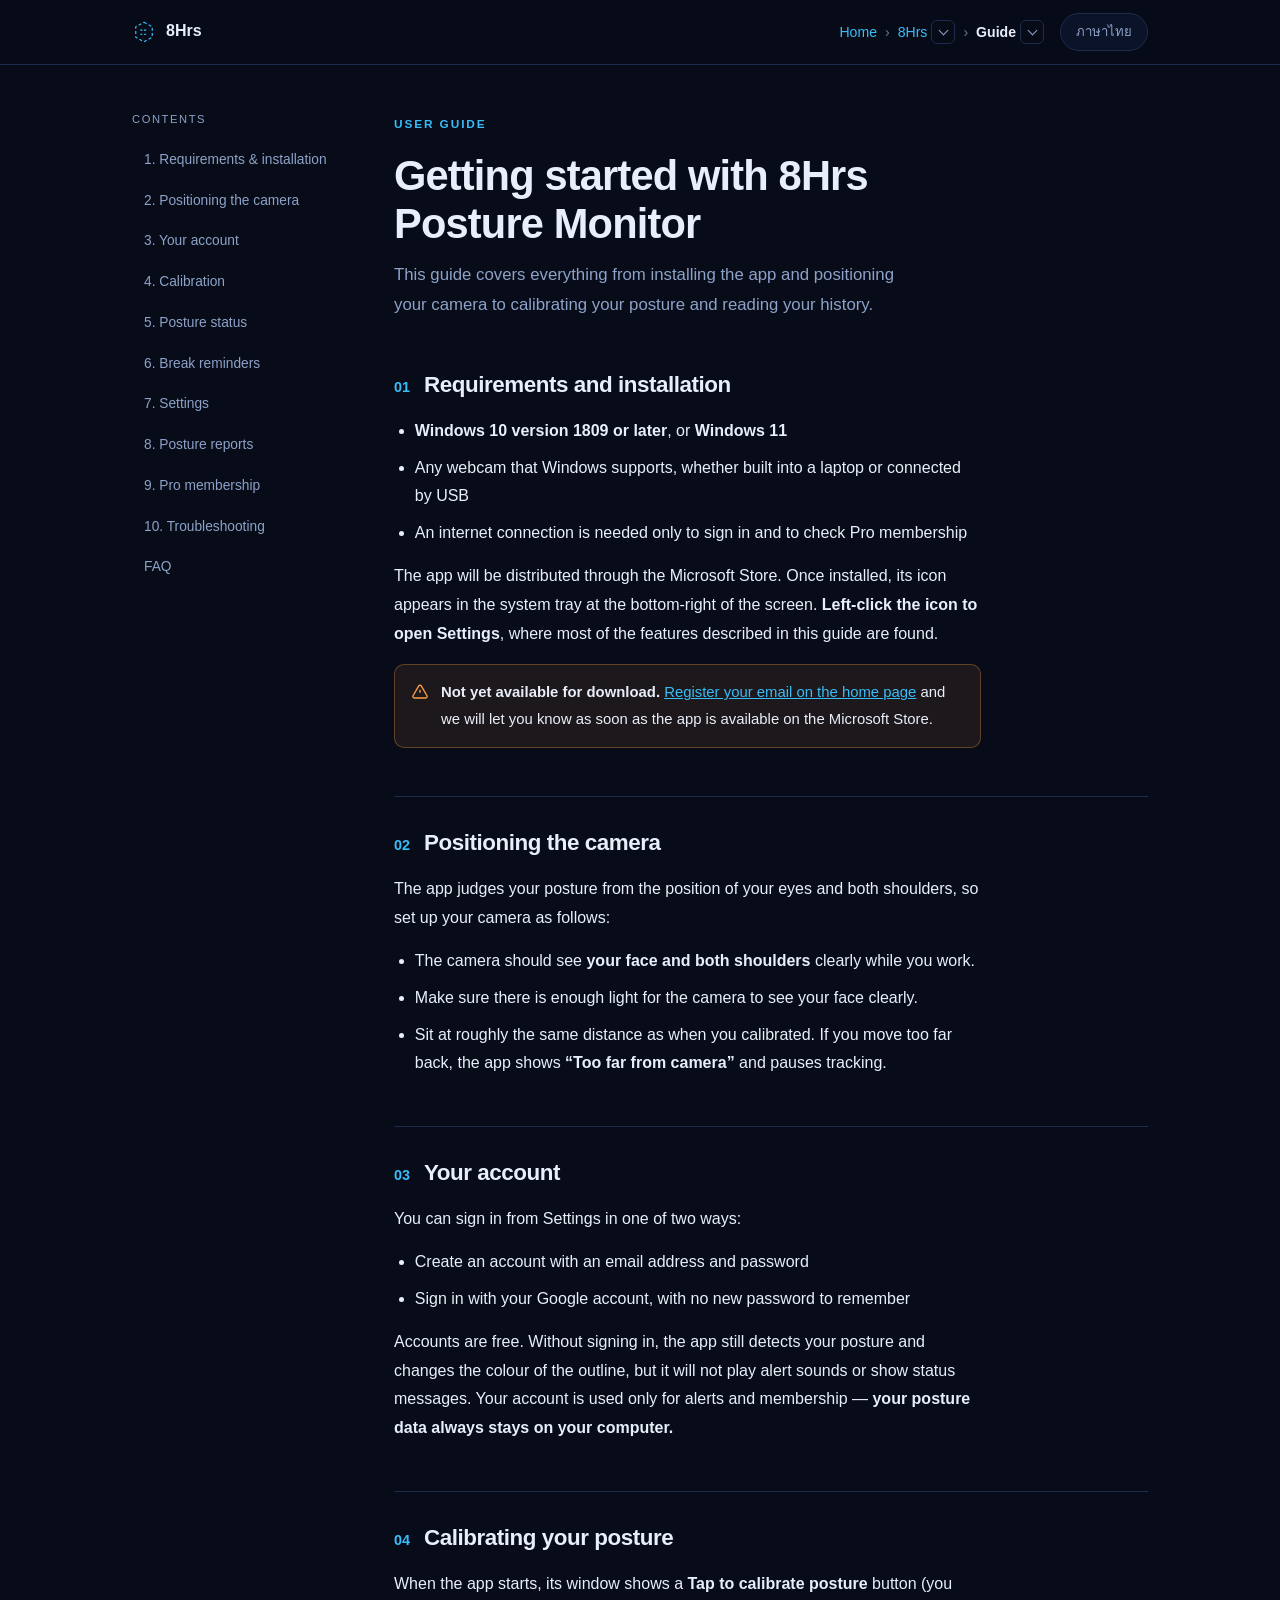
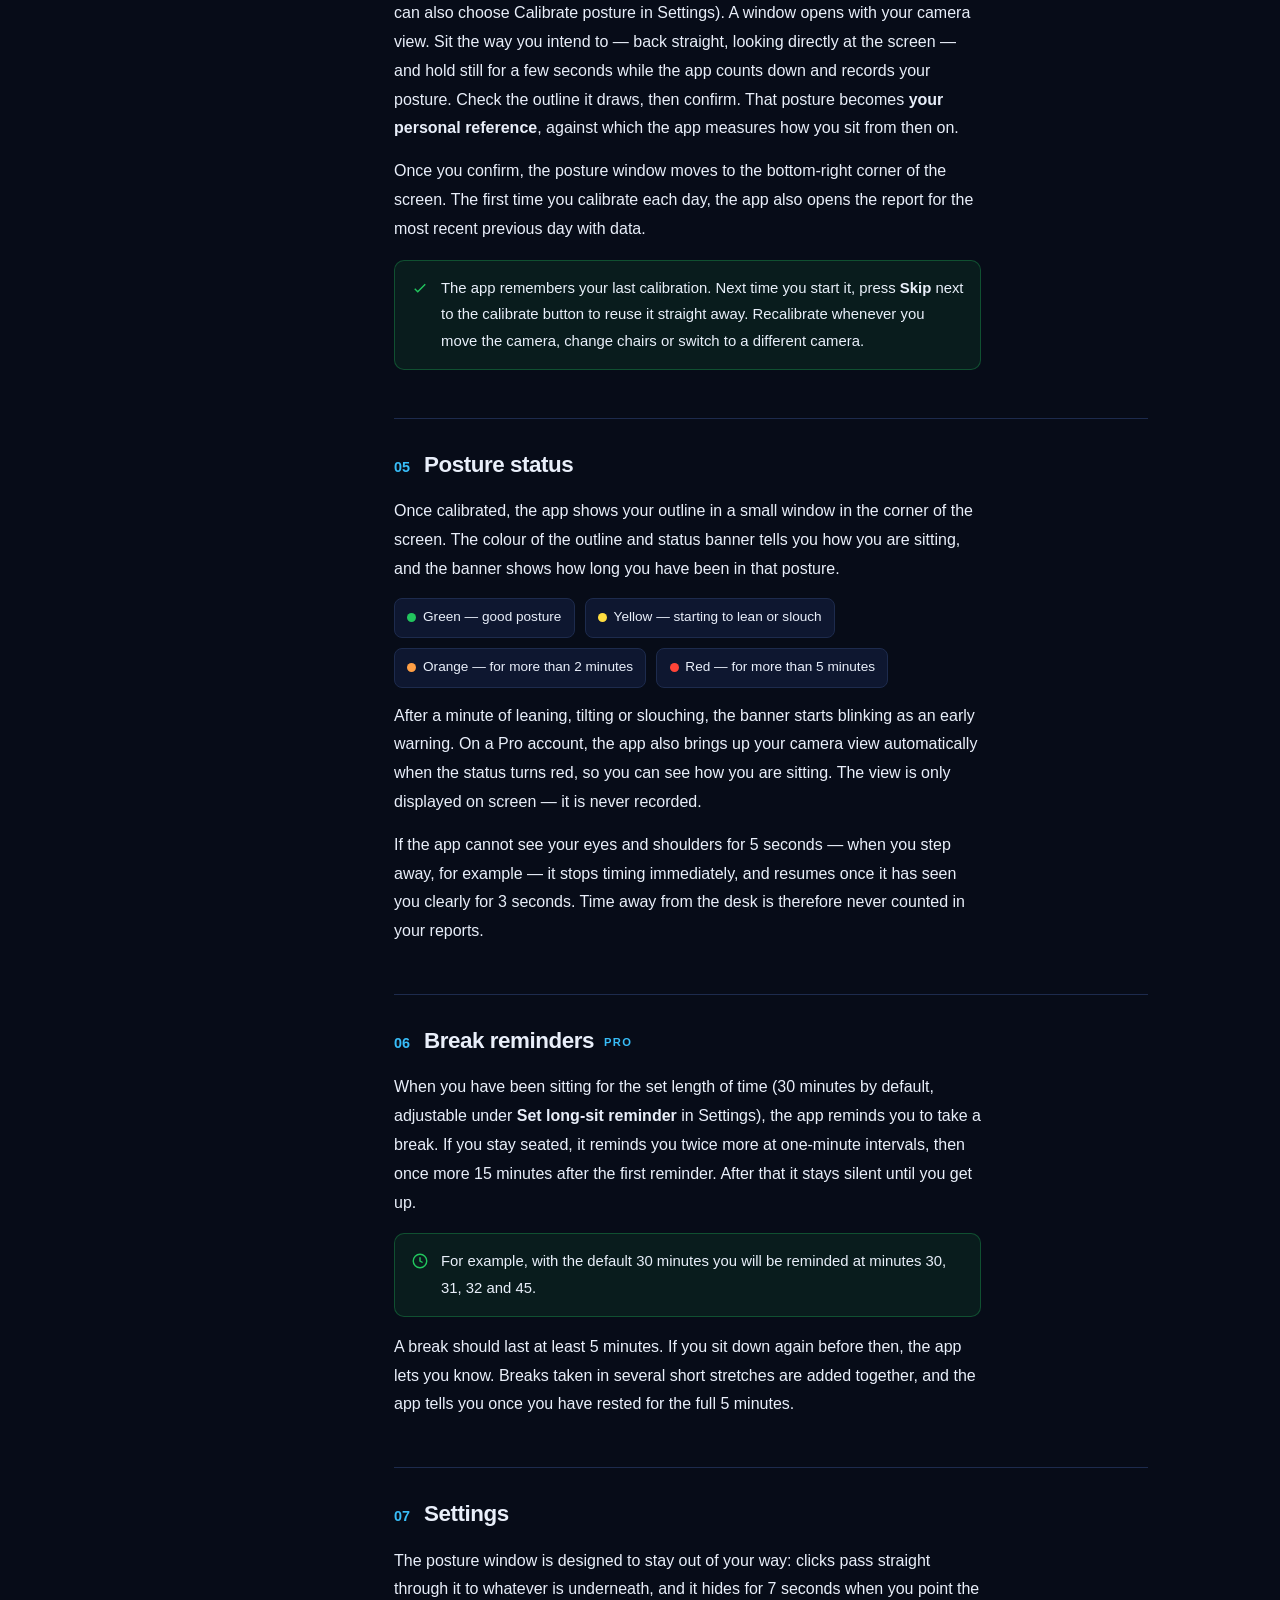
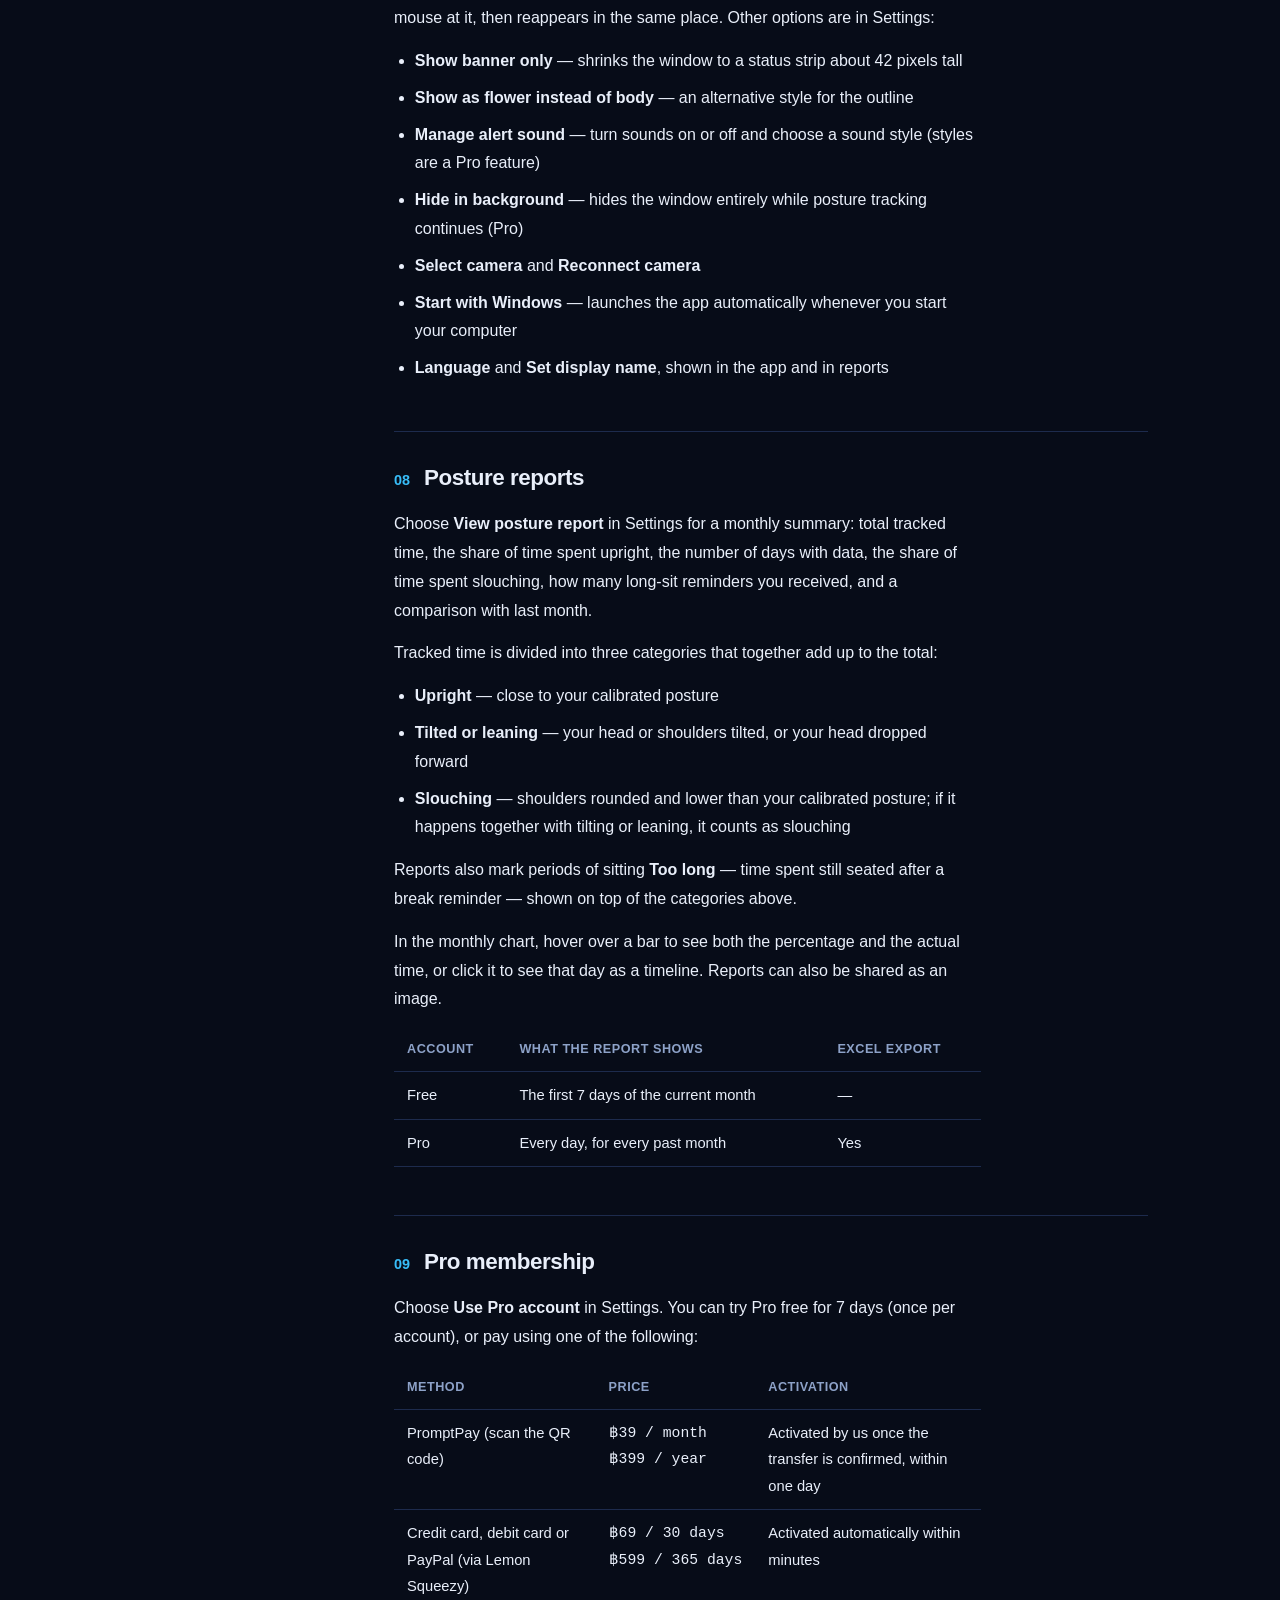
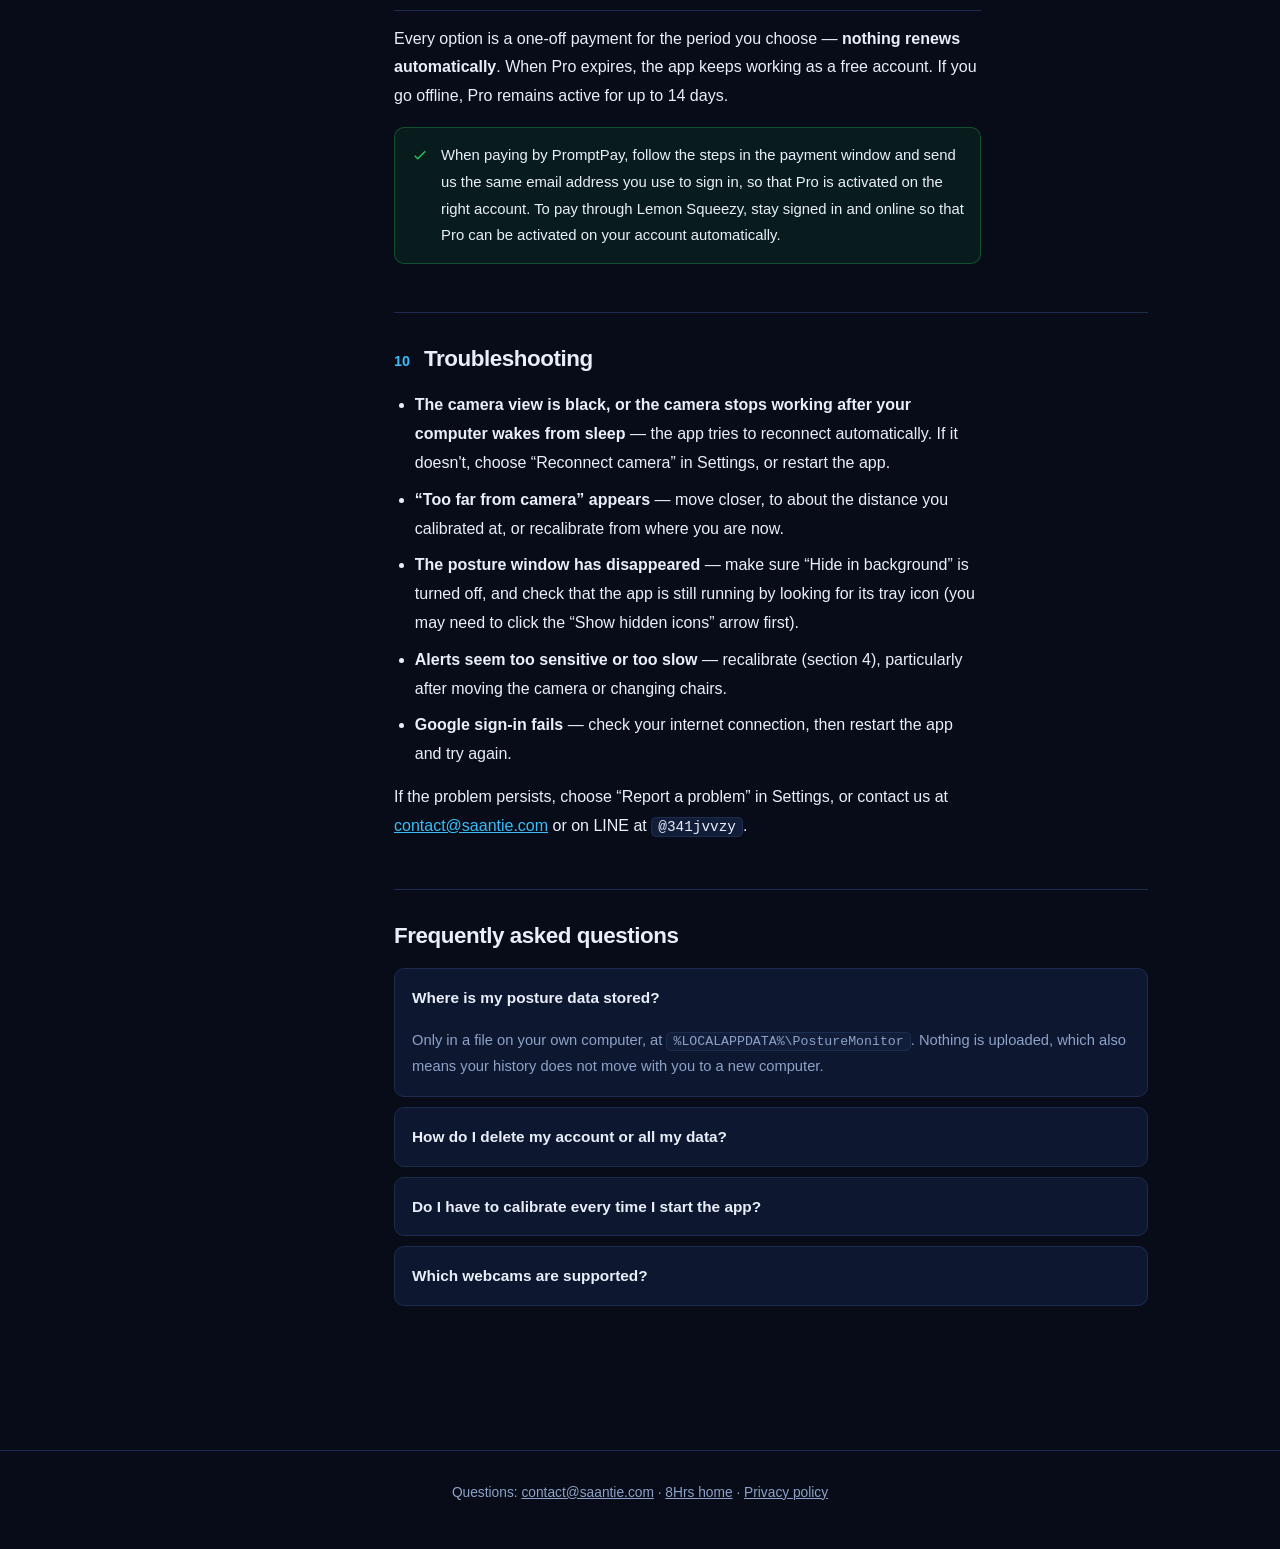
<file: 8hrs/guide.html>
<!DOCTYPE html>
<html lang="th">
<head>
<meta charset="utf-8">
<meta name="viewport" content="width=device-width, initial-scale=1">
<title>คู่มือการใช้งาน 8Hrs | 8Hrs Posture Monitor — User Guide</title>
<meta name="description" content="คู่มือการใช้งาน 8Hrs Posture Monitor ตั้งแต่การติดตั้ง การจัดตำแหน่งกล้อง การปรับเทียบท่านั่ง ไปจนถึงการอ่านรายงาน — A guide to 8Hrs Posture Monitor, from installation and calibration to reading your posture reports.">
<meta name="theme-color" content="#070C18">
<link rel="icon" href="data:image/svg+xml,%3Csvg xmlns='http://www.w3.org/2000/svg' viewBox='0 0 64 64'%3E%3Crect width='64' height='64' rx='14' fill='%23070C18'/%3E%3Ctext x='32' y='46' font-family='Segoe UI,sans-serif' font-size='40' font-weight='700' fill='%2338BDF8' text-anchor='middle'%3E8%3C/text%3E%3C/svg%3E">
<link rel="stylesheet" href="/assets/crumbs.css">
<style>
  :root {
    /* โทนสีชุดเดียวกับ index.html / 8hrs/index.html (คัดลอกไว้ในแต่ละไฟล์ตามที่ CLAUDE.md ระบุ) */
    --bg: #070C18;
    --bg-soft: #0B1224;
    --surface: #0E1730;
    --surface-2: #121D3A;
    --border: #1D2B4D;
    --border-lit: #2E4374;
    --text: #E9EFFA;
    --muted: #8DA2C8;
    --accent: #38BDF8;
    --accent-soft: rgba(56, 189, 248, 0.12);
    /* สีสถานะท่านั่ง — hex ตรงกับ COLOR_GOOD/DRIFT/WARN/CRIT ใน posture_monitor.py */
    --good: #22C55E;
    --drift: #FFDD40;
    --warn: #FF9F45;
    --crit: #FF4438;
  }
  * { box-sizing: border-box; }
  html { scroll-behavior: smooth; }
  @media (prefers-reduced-motion: reduce) { html { scroll-behavior: auto; } }
  body {
    margin: 0; padding: 0;
    font-family: "Segoe UI", "Sarabun", -apple-system, sans-serif;
    background: var(--bg); color: var(--text); line-height: 1.8;
    -webkit-font-smoothing: antialiased;
  }
  a { color: var(--accent); }
  code {
    font-family: ui-monospace, "Cascadia Code", Consolas, monospace;
    background: var(--surface-2); border: 1px solid var(--border);
    border-radius: 5px; padding: 1px 6px; font-size: .9em; word-break: break-word;
  }

  /* ---------- แถบบน ---------- */
  header.top {
    position: sticky; top: 0; z-index: 20;
    background: rgba(7,12,24,.72); backdrop-filter: blur(10px);
    border-bottom: 1px solid var(--border);
  }
  .top-row { max-width: 1060px; margin: 0 auto; padding: 13px 22px; display: flex; align-items: center; justify-content: space-between; gap: 14px; flex-wrap: wrap; }
  .brand { display: inline-flex; align-items: center; gap: 10px; text-decoration: none; color: var(--text); font-weight: 700; }
  .brand svg { width: 24px; height: 24px; }
  .top-actions { display: flex; align-items: center; gap: 16px; flex-wrap: wrap; }
  .back-link { font-size: .88em; text-decoration: none; color: var(--muted); }
  .back-link:hover { color: var(--text); }
  .langbtn {
    background: rgba(14,23,48,.7); border: 1px solid var(--border); color: var(--muted);
    border-radius: 999px; padding: 6px 15px; font: inherit; font-size: .82em; cursor: pointer; transition: .25s;
  }
  .langbtn:hover { border-color: var(--accent); color: var(--accent); }

  /* ---------- เลย์เอาต์ ---------- */
  .layout { max-width: 1060px; margin: 0 auto; padding: 44px 22px 96px; display: grid; grid-template-columns: 210px minmax(0, 1fr); gap: 52px; align-items: start; }
  .layout > main { min-width: 0; }  /* กัน grid track โป่งเพราะ min-content ของตาราง/โค้ดยาว */

  .toc { position: sticky; top: 82px; display: flex; flex-direction: column; gap: 2px; }
  .toc-label { font-size: .7em; letter-spacing: .14em; text-transform: uppercase; color: var(--muted); margin-bottom: 10px; }
  .toc a { text-decoration: none; color: var(--muted); font-size: .86em; padding: 7px 10px; border-radius: 6px; border-left: 2px solid transparent; }
  .toc a:hover { color: var(--text); background: var(--surface); border-left-color: var(--border-lit); }

  /* จอแคบ: ซ่อนสารบัญ ใช้คอลัมน์เดียว — ต้องมาหลัง .toc/.layout base เพื่อให้ override ติด
     (เคยวางไว้ก่อน .toc แล้ว .toc{display:flex} ที่มาทีหลังชนะ หน้าล้นแนวนอนบนมือถือ) */
  @media (max-width: 860px) {
    .layout { grid-template-columns: 1fr; gap: 8px; }
    .toc { display: none; }
  }

  .doc-head { margin-bottom: 44px; max-width: 60ch; }
  .doc-head .eyebrow { font-size: .74em; letter-spacing: .16em; text-transform: uppercase; color: var(--accent); font-weight: 600; }
  .doc-head h1 { font-size: clamp(1.9em, 4vw, 2.6em); letter-spacing: -.02em; margin: .35em 0 .3em; line-height: 1.15; }
  .doc-head p { color: var(--muted); font-size: 1.05em; margin: 0; }
  /* line-height 1.15 แคบเกินสำหรับสระบน/วรรณยุกต์ซ้อนของอักษรไทย — ดูคำอธิบายใน 8hrs/index.html */
  html[lang="th"] .doc-head h1 { line-height: 1.7; }

  section.step { margin-bottom: 48px; scroll-margin-top: 84px; padding-top: 26px; border-top: 1px solid var(--border); }
  section.step:first-of-type { border-top: none; padding-top: 0; }
  .step-head { display: flex; align-items: baseline; gap: 14px; margin-bottom: 12px; }
  .step-num { font-size: .9em; color: var(--accent); font-weight: 700; flex-shrink: 0; font-variant-numeric: tabular-nums; }
  .step-head h2 { font-size: 1.4em; margin: 0; letter-spacing: -.02em; }
  /* ข้อความที่กดไม่ได้ ห้ามทำเป็นแคปซูลมีพื้น/กรอบ (ผู้ใช้เข้าใจว่าเป็นปุ่ม — ดู CLAUDE.md) */
  .pro-tag {
    display: inline-block; vertical-align: middle; margin-left: 10px; font-size: .5em; font-weight: 700;
    letter-spacing: .12em; color: var(--accent);
  }
  .step-body { max-width: 66ch; }
  .step-body p { margin: 0 0 14px; }
  .step-body ul, .step-body ol { padding-left: 1.3em; margin: 0 0 14px; }
  .step-body li { margin-bottom: .5em; }
  .step-body b { color: var(--text); }

  .callout {
    display: flex; gap: 12px; align-items: flex-start;
    border: 1px solid var(--border); border-radius: 10px; padding: 14px 16px; margin: 16px 0; font-size: .93em;
  }
  .callout svg { flex-shrink: 0; width: 18px; height: 18px; margin-top: 4px; }
  .callout.tip { background: rgba(34,197,94,.09); border-color: rgba(34,197,94,.3); }
  .callout.tip svg { color: var(--good); }
  .callout.warn { background: rgba(255,159,69,.09); border-color: rgba(255,159,69,.3); }
  .callout.warn svg { color: var(--warn); }
  .callout p { margin: 0; }

  .status-chips { display: flex; gap: 10px; flex-wrap: wrap; margin: 14px 0; }
  .status-chip { display: flex; align-items: center; gap: .5em; font-size: .85em; padding: .5em .9em; border-radius: 8px; border: 1px solid var(--border); background: var(--surface); }
  .status-chip .dot { width: 9px; height: 9px; border-radius: 50%; flex-shrink: 0; }

  .table-wrap { overflow-x: auto; margin: 14px 0; }
  table.kv { border-collapse: collapse; width: 100%; min-width: 460px; font-size: .92em; }
  table.kv th, table.kv td { text-align: left; padding: 10px 13px; border-bottom: 1px solid var(--border); vertical-align: top; }
  table.kv th { color: var(--muted); font-weight: 600; font-size: .86em; text-transform: uppercase; letter-spacing: .04em; }
  table.kv .mono { font-family: ui-monospace, Consolas, monospace; white-space: nowrap; }

  details.faq { background: var(--surface); border: 1px solid var(--border); border-radius: 10px; margin-bottom: 10px; }
  details.faq summary { cursor: pointer; padding: 15px 17px; font-weight: 600; font-size: .96em; list-style: none; }
  details.faq summary::-webkit-details-marker { display: none; }
  details.faq .faq-body { padding: 0 17px 16px; color: var(--muted); font-size: .92em; }

  footer.doc { border-top: 1px solid var(--border); padding: 30px 22px 44px; text-align: center; color: var(--muted); font-size: .86em; }
  footer.doc a { color: var(--muted); }
  footer.doc a:hover { color: var(--accent); }

  /* ---------- สลับภาษา (กลไกเดียวกับทั้งเว็บ — ดู /assets/lang-toggle.js) ----------
     ตารางห้ามใส่ data-lang ที่ <th>/<td> — display:block จะทำโครงตารางพัง ให้ทำตารางแยกต่อภาษาแทน */
  [data-lang] { display: none; }
  html[lang="th"] [data-lang="th"], html[lang="en"] [data-lang="en"] { display: block; }
  html[lang="th"] span[data-lang="th"], html[lang="en"] span[data-lang="en"] { display: inline; }
  html[lang="th"] li[data-lang="th"], html[lang="en"] li[data-lang="en"] { display: list-item; }
</style>
</head>
<body>

<!-- ข้อเท็จจริงทุกข้อในหน้านี้ตรวจกับ posture_monitor.py (ต.ค. 2569) — รายการค่าที่ผูกกับโค้ดอยู่ใน CLAUDE.md
     ข้อความไทยห้ามขึ้นบรรทัดใหม่กลางวลี เพราะเบราว์เซอร์จะแสดงการขึ้นบรรทัดเป็นช่องว่าง 1 ช่อง -->

<header class="top">
  <div class="top-row">
    <a class="brand" href="/8hrs">
      <svg viewBox="0 0 32 32" fill="none" xmlns="http://www.w3.org/2000/svg" aria-hidden="true">
        <path d="M16 3 27 9 27 23 16 29 5 23 5 9Z" stroke="var(--accent)" stroke-width="1.6" stroke-dasharray="4 3"/>
        <path d="M11 13.5 21 13.5M11 19 21 19" stroke="var(--accent)" stroke-width="1.6" stroke-dasharray="3 2"/>
      </svg>
      <span>8Hrs</span>
    </a>
    <div class="top-actions">
      <nav id="crumbs"></nav>
      <button class="langbtn" id="langbtn" type="button"></button>
    </div>
  </div>
</header>

<div class="layout">
  <nav class="toc">
    <span class="toc-label" data-lang="th">สารบัญ</span>
    <span class="toc-label" data-lang="en">Contents</span>
    <a href="#install"><span data-lang="th">1. ข้อกำหนดและการติดตั้ง</span><span data-lang="en">1. Requirements &amp; installation</span></a>
    <a href="#camera"><span data-lang="th">2. การจัดตำแหน่งกล้อง</span><span data-lang="en">2. Positioning the camera</span></a>
    <a href="#account"><span data-lang="th">3. บัญชีผู้ใช้</span><span data-lang="en">3. Your account</span></a>
    <a href="#calibrate"><span data-lang="th">4. การปรับเทียบท่านั่ง</span><span data-lang="en">4. Calibration</span></a>
    <a href="#colors"><span data-lang="th">5. สถานะท่านั่ง</span><span data-lang="en">5. Posture status</span></a>
    <a href="#reminder"><span data-lang="th">6. การแจ้งเตือนให้ลุกพัก</span><span data-lang="en">6. Break reminders</span></a>
    <a href="#settings"><span data-lang="th">7. การตั้งค่า</span><span data-lang="en">7. Settings</span></a>
    <a href="#reports"><span data-lang="th">8. รายงานท่านั่ง</span><span data-lang="en">8. Posture reports</span></a>
    <a href="#pro"><span data-lang="th">9. บัญชีโปร</span><span data-lang="en">9. Pro membership</span></a>
    <a href="#troubleshoot"><span data-lang="th">10. การแก้ไขปัญหา</span><span data-lang="en">10. Troubleshooting</span></a>
    <a href="#faq"><span data-lang="th">คำถามที่พบบ่อย</span><span data-lang="en">FAQ</span></a>
  </nav>

  <main>
    <div class="doc-head">
      <span class="eyebrow"><span data-lang="th">คู่มือการใช้งาน</span><span data-lang="en">User guide</span></span>
      <h1><span data-lang="th">เริ่มต้นใช้งาน 8Hrs Posture Monitor</span><span data-lang="en">Getting started with 8Hrs Posture Monitor</span></h1>
      <p data-lang="th">คู่มือฉบับนี้อธิบายการใช้งานโปรแกรมตั้งแต่การติดตั้ง การจัดตำแหน่งกล้อง และการปรับเทียบท่านั่ง ไปจนถึงการอ่านรายงานท่านั่งย้อนหลัง</p>
      <p data-lang="en">This guide covers everything from installing the app and positioning your camera to calibrating your posture and reading your history.</p>
    </div>

    <section class="step" id="install">
      <div class="step-head"><span class="step-num">01</span><h2><span data-lang="th">ข้อกำหนดของระบบและการติดตั้ง</span><span data-lang="en">Requirements and installation</span></h2></div>
      <div class="step-body">
        <ul>
          <li data-lang="th">ระบบปฏิบัติการ <b>Windows 10 เวอร์ชัน 1809 ขึ้นไป</b> หรือ <b>Windows 11</b></li>
          <li data-lang="en"><b>Windows 10 version 1809 or later</b>, or <b>Windows 11</b></li>
          <li data-lang="th">เว็บแคมที่ระบบปฏิบัติการ Windows รองรับ ทั้งกล้องในตัวโน้ตบุ๊กและกล้องแบบ USB</li>
          <li data-lang="en">Any webcam that Windows supports, whether built into a laptop or connected by USB</li>
          <li data-lang="th">การเชื่อมต่ออินเทอร์เน็ตจำเป็นเฉพาะการเข้าสู่ระบบและการตรวจสอบสิทธิ์บัญชีโปรเท่านั้น</li>
          <li data-lang="en">An internet connection is needed only to sign in and to check Pro membership</li>
        </ul>
        <p data-lang="th">โปรแกรมจะเผยแพร่ผ่าน Microsoft Store หลังติดตั้ง ไอคอนของโปรแกรมจะปรากฏในถาดระบบ (system tray) บริเวณมุมขวาล่างของหน้าจอ <b>คลิกซ้ายที่ไอคอนนี้เพื่อเปิดเมนูตั้งค่า</b> ซึ่งเป็นจุดเริ่มต้นของฟังก์ชันส่วนใหญ่ในคู่มือฉบับนี้</p>
        <p data-lang="en">The app will be distributed through the Microsoft Store. Once installed, its icon appears in the system tray at the bottom-right of the screen. <b>Left-click the icon to open Settings</b>, where most of the features described in this guide are found.</p>
        <div class="callout warn">
          <svg viewBox="0 0 24 24" fill="none" stroke="currentColor" stroke-width="1.8" aria-hidden="true"><path d="M12 9v4M12 17h.01M10.3 3.9 2.7 17a2 2 0 0 0 1.7 3h15.2a2 2 0 0 0 1.7-3L13.7 3.9a2 2 0 0 0-3.4 0z"/></svg>
          <p data-lang="th"><b>ขณะนี้ยังไม่เปิดให้ดาวน์โหลด</b> ท่านสามารถ<a href="/8hrs#notify">ลงทะเบียนอีเมลที่หน้าหลัก</a>เพื่อรับการแจ้งเตือนเมื่อโปรแกรมพร้อมให้ดาวน์โหลดบน Microsoft Store</p>
          <p data-lang="en"><b>Not yet available for download.</b> <a href="/8hrs#notify">Register your email on the home page</a> and we will let you know as soon as the app is available on the Microsoft Store.</p>
        </div>
      </div>
    </section>

    <section class="step" id="camera">
      <div class="step-head"><span class="step-num">02</span><h2><span data-lang="th">การจัดตำแหน่งกล้อง</span><span data-lang="en">Positioning the camera</span></h2></div>
      <div class="step-body">
        <p data-lang="th">โปรแกรมประเมินท่านั่งจากตำแหน่งของดวงตาและไหล่ทั้งสองข้าง จึงควรจัดกล้องให้เป็นไปตามข้อแนะนำต่อไปนี้</p>
        <p data-lang="en">The app judges your posture from the position of your eyes and both shoulders, so set up your camera as follows:</p>
        <ul>
          <li data-lang="th">กล้องควรมองเห็น<b>ใบหน้าและไหล่ทั้งสองข้าง</b>อย่างชัดเจนขณะนั่งทำงาน</li>
          <li data-lang="en">The camera should see <b>your face and both shoulders</b> clearly while you work.</li>
          <li data-lang="th">ควรมีแสงสว่างเพียงพอให้กล้องมองเห็นใบหน้าได้ชัดเจน</li>
          <li data-lang="en">Make sure there is enough light for the camera to see your face clearly.</li>
          <li data-lang="th">ควรนั่งในระยะใกล้เคียงกับตอนปรับเทียบ หากถอยห่างจากกล้องมากเกินไป โปรแกรมจะแสดงข้อความ <b>“อยู่ไกลจากกล้องเกินไป”</b> และหยุดตรวจจับชั่วคราว</li>
          <li data-lang="en">Sit at roughly the same distance as when you calibrated. If you move too far back, the app shows <b>“Too far from camera”</b> and pauses tracking.</li>
        </ul>
      </div>
    </section>

    <section class="step" id="account">
      <div class="step-head"><span class="step-num">03</span><h2><span data-lang="th">บัญชีผู้ใช้</span><span data-lang="en">Your account</span></h2></div>
      <div class="step-body">
        <p data-lang="th">ผู้ใช้สามารถเข้าสู่ระบบได้จากเมนูตั้งค่า โดยเลือกได้ 2 วิธี</p>
        <p data-lang="en">You can sign in from Settings in one of two ways:</p>
        <ul>
          <li data-lang="th">สมัครด้วยอีเมลและรหัสผ่าน</li>
          <li data-lang="en">Create an account with an email address and password</li>
          <li data-lang="th">เข้าสู่ระบบด้วยบัญชี Google โดยไม่ต้องตั้งรหัสผ่านใหม่</li>
          <li data-lang="en">Sign in with your Google account, with no new password to remember</li>
        </ul>
        <p data-lang="th">การสมัครบัญชีไม่มีค่าใช้จ่าย หากยังไม่เข้าสู่ระบบ โปรแกรมจะตรวจจับท่านั่งและเปลี่ยนสีโครงร่างตามปกติ แต่จะยังไม่แจ้งเตือนด้วยเสียงและไม่แสดงข้อความสถานะ บัญชีผู้ใช้ใช้สำหรับการแจ้งเตือนและสิทธิ์สมาชิกเท่านั้น <b>ข้อมูลท่านั่งของผู้ใช้จัดเก็บอยู่ในเครื่องคอมพิวเตอร์เสมอ</b></p>
        <p data-lang="en">Accounts are free. Without signing in, the app still detects your posture and changes the colour of the outline, but it will not play alert sounds or show status messages. Your account is used only for alerts and membership — <b>your posture data always stays on your computer.</b></p>
      </div>
    </section>

    <section class="step" id="calibrate">
      <div class="step-head"><span class="step-num">04</span><h2><span data-lang="th">การปรับเทียบท่านั่ง</span><span data-lang="en">Calibrating your posture</span></h2></div>
      <div class="step-body">
        <p data-lang="th">เมื่อเปิดโปรแกรม หน้าต่างแสดงท่านั่งจะมีปุ่ม <b>“กดปรับเทียบท่านั่งตรง”</b> (หรือเลือก “ปรับเทียบท่านั่งตรง” ในเมนูตั้งค่า) โปรแกรมจะเปิดหน้าต่างแสดงภาพจากกล้อง ให้นั่งในท่าที่ถูกต้อง หลังตรงและมองตรงไปที่หน้าจอ แล้วนั่งนิ่งระหว่างที่โปรแกรมนับถอยหลังและบันทึกท่านั่ง ซึ่งใช้เวลาเพียงไม่กี่วินาที เมื่อตรวจสอบโครงร่างที่แสดงแล้วจึงกดยืนยัน ท่านั่งนี้จะเป็น<b>ค่าอ้างอิงเฉพาะของผู้ใช้</b> ซึ่งโปรแกรมใช้เปรียบเทียบกับท่านั่งในระหว่างการใช้งาน</p>
        <p data-lang="en">When the app starts, its window shows a <b>Tap to calibrate posture</b> button (you can also choose Calibrate posture in Settings). A window opens with your camera view. Sit the way you intend to — back straight, looking directly at the screen — and hold still for a few seconds while the app counts down and records your posture. Check the outline it draws, then confirm. That posture becomes <b>your personal reference</b>, against which the app measures how you sit from then on.</p>
        <p data-lang="th">หลังยืนยัน หน้าต่างแสดงท่านั่งจะย้ายไปที่มุมขวาล่างของหน้าจอ และในการปรับเทียบครั้งแรกของแต่ละวัน โปรแกรมจะเปิดรายงานของวันก่อนหน้าที่มีข้อมูลล่าสุดให้โดยอัตโนมัติ</p>
        <p data-lang="en">Once you confirm, the posture window moves to the bottom-right corner of the screen. The first time you calibrate each day, the app also opens the report for the most recent previous day with data.</p>
        <div class="callout tip">
          <svg viewBox="0 0 24 24" fill="none" stroke="currentColor" stroke-width="1.9" aria-hidden="true"><path d="M5 13l4 4L19 7"/></svg>
          <p data-lang="th">โปรแกรมบันทึกค่าการปรับเทียบล่าสุดไว้ ในการเปิดโปรแกรมครั้งต่อไป สามารถกดปุ่ม <b>“ข้าม”</b> ข้างปุ่มปรับเทียบเพื่อใช้ค่าเดิมได้ทันที ทั้งนี้ ควรปรับเทียบใหม่ทุกครั้งที่ย้ายตำแหน่งกล้อง เปลี่ยนเก้าอี้ หรือเปลี่ยนกล้อง</p>
          <p data-lang="en">The app remembers your last calibration. Next time you start it, press <b>Skip</b> next to the calibrate button to reuse it straight away. Recalibrate whenever you move the camera, change chairs or switch to a different camera.</p>
        </div>
      </div>
    </section>

    <section class="step" id="colors">
      <div class="step-head"><span class="step-num">05</span><h2><span data-lang="th">สถานะท่านั่ง</span><span data-lang="en">Posture status</span></h2></div>
      <div class="step-body">
        <p data-lang="th">หลังปรับเทียบแล้ว โปรแกรมจะแสดงโครงร่างท่านั่งในหน้าต่างขนาดเล็กที่มุมจอ สีของโครงร่างและป้ายสถานะบอกระดับท่านั่งในขณะนั้น และป้ายสถานะจะแสดงระยะเวลาที่อยู่ในท่านั้นต่อเนื่อง</p>
        <p data-lang="en">Once calibrated, the app shows your outline in a small window in the corner of the screen. The colour of the outline and status banner tells you how you are sitting, and the banner shows how long you have been in that posture.</p>
        <div class="status-chips">
          <span class="status-chip"><span class="dot" style="background:var(--good)"></span><span data-lang="th">เขียว — ท่านั่งเหมาะสม</span><span data-lang="en">Green — good posture</span></span>
          <span class="status-chip"><span class="dot" style="background:var(--drift)"></span><span data-lang="th">เหลือง — เริ่มก้มหรือเอียง</span><span data-lang="en">Yellow — starting to lean or slouch</span></span>
          <span class="status-chip"><span class="dot" style="background:var(--warn)"></span><span data-lang="th">ส้ม — ต่อเนื่องเกิน 2 นาที</span><span data-lang="en">Orange — for more than 2 minutes</span></span>
          <span class="status-chip"><span class="dot" style="background:var(--crit)"></span><span data-lang="th">แดง — ต่อเนื่องเกิน 5 นาที</span><span data-lang="en">Red — for more than 5 minutes</span></span>
        </div>
        <p data-lang="th">เมื่อก้ม เอียง หรือหลังค่อมต่อเนื่องครบ 1 นาที ป้ายสถานะจะเริ่มกะพริบเพื่อเตือนล่วงหน้า สำหรับบัญชีโปร เมื่อสถานะเข้าสู่ระดับแดง โปรแกรมจะแสดงภาพจากกล้องบนหน้าจอโดยอัตโนมัติ เพื่อให้เห็นท่านั่งของตนเอง (ภาพนี้แสดงบนหน้าจอเท่านั้น ไม่มีการบันทึก)</p>
        <p data-lang="en">After a minute of leaning, tilting or slouching, the banner starts blinking as an early warning. On a Pro account, the app also brings up your camera view automatically when the status turns red, so you can see how you are sitting. The view is only displayed on screen — it is never recorded.</p>
        <p data-lang="th">หากโปรแกรมมองไม่เห็นดวงตาและไหล่ต่อเนื่อง 5 วินาที เช่น เมื่อลุกจากโต๊ะ โปรแกรมจะหยุดนับเวลาทันที และจะเริ่มนับต่อเมื่อเห็นผู้ใช้ชัดเจนครบ 3 วินาที ช่วงเวลาที่ไม่อยู่หน้าจอจึงไม่ถูกนำไปรวมในรายงาน</p>
        <p data-lang="en">If the app cannot see your eyes and shoulders for 5 seconds — when you step away, for example — it stops timing immediately, and resumes once it has seen you clearly for 3 seconds. Time away from the desk is therefore never counted in your reports.</p>
      </div>
    </section>

    <section class="step" id="reminder">
      <div class="step-head"><span class="step-num">06</span><h2><span data-lang="th">การแจ้งเตือนให้ลุกพัก</span><span data-lang="en">Break reminders</span><span class="pro-tag">PRO</span></h2></div>
      <div class="step-body">
        <p data-lang="th">เมื่อนั่งต่อเนื่องครบระยะเวลาที่กำหนด (ค่าเริ่มต้น 30 นาที ปรับได้ที่ <b>“ตั้งเวลาเตือนนั่งนาน”</b> ในเมนูตั้งค่า) โปรแกรมจะแจ้งเตือนให้ลุกพัก หากยังไม่ลุก โปรแกรมจะแจ้งเตือนซ้ำอีก 2 ครั้ง ห่างกันครั้งละ 1 นาที และแจ้งเตือนครั้งสุดท้ายเมื่อครบ 15 นาทีนับจากการแจ้งเตือนครั้งแรก จากนั้นจะไม่แจ้งเตือนอีกจนกว่าผู้ใช้จะลุกจากที่นั่ง</p>
        <p data-lang="en">When you have been sitting for the set length of time (30 minutes by default, adjustable under <b>Set long-sit reminder</b> in Settings), the app reminds you to take a break. If you stay seated, it reminds you twice more at one-minute intervals, then once more 15 minutes after the first reminder. After that it stays silent until you get up.</p>
        <div class="callout tip">
          <svg viewBox="0 0 24 24" fill="none" stroke="currentColor" stroke-width="1.9" aria-hidden="true"><circle cx="12" cy="12" r="9"/><path d="M12 7v5l3.5 2"/></svg>
          <p data-lang="th">ตัวอย่าง: หากตั้งไว้ 30 นาที โปรแกรมจะแจ้งเตือนเมื่อนั่งครบนาทีที่ 30, 31, 32 และ 45</p>
          <p data-lang="en">For example, with the default 30 minutes you will be reminded at minutes 30, 31, 32 and 45.</p>
        </div>
        <p data-lang="th">ระยะเวลาพักที่แนะนำคืออย่างน้อย 5 นาที หากกลับมานั่งก่อนครบกำหนด โปรแกรมจะแจ้งให้ทราบ โดยเวลาพักจากการลุกหลายครั้งจะถูกนับรวมกัน และโปรแกรมจะแจ้งเมื่อพักครบ 5 นาทีแล้ว</p>
        <p data-lang="en">A break should last at least 5 minutes. If you sit down again before then, the app lets you know. Breaks taken in several short stretches are added together, and the app tells you once you have rested for the full 5 minutes.</p>
      </div>
    </section>

    <section class="step" id="settings">
      <div class="step-head"><span class="step-num">07</span><h2><span data-lang="th">การตั้งค่า</span><span data-lang="en">Settings</span></h2></div>
      <div class="step-body">
        <p data-lang="th">หน้าต่างแสดงท่านั่งออกแบบมาไม่ให้รบกวนการทำงาน การคลิกเมาส์จะทะลุผ่านหน้าต่างไปยังโปรแกรมด้านหลัง และเมื่อเลื่อนเมาส์ไปชี้ หน้าต่างจะซ่อนตัวชั่วคราว 7 วินาทีแล้วกลับมาที่ตำแหน่งเดิม ตัวเลือกอื่นๆ อยู่ในเมนูตั้งค่า ได้แก่</p>
        <p data-lang="en">The posture window is designed to stay out of your way: clicks pass straight through it to whatever is underneath, and it hides for 7 seconds when you point the mouse at it, then reappears in the same place. Other options are in Settings:</p>
        <ul>
          <li data-lang="th"><b>แสดงเฉพาะป้ายเตือน</b> — ย่อหน้าต่างเหลือเพียงแถบป้ายสถานะ สูงประมาณ 42 พิกเซล</li>
          <li data-lang="en"><b>Show banner only</b> — shrinks the window to a status strip about 42 pixels tall</li>
          <li data-lang="th"><b>วาดเป็นดอกไม้แทนรูปคน</b> — เปลี่ยนรูปแบบการแสดงโครงร่าง</li>
          <li data-lang="en"><b>Show as flower instead of body</b> — an alternative style for the outline</li>
          <li data-lang="th"><b>จัดการเสียงเตือน</b> — เปิดหรือปิดเสียง และเลือกรูปแบบเสียง (การเลือกรูปแบบเสียงสำหรับบัญชีโปร)</li>
          <li data-lang="en"><b>Manage alert sound</b> — turn sounds on or off and choose a sound style (styles are a Pro feature)</li>
          <li data-lang="th"><b>ซ่อนทำงานเบื้องหลัง</b> — ซ่อนหน้าต่างทั้งหมดโดยยังตรวจจับท่านั่งต่อไป (บัญชีโปร)</li>
          <li data-lang="en"><b>Hide in background</b> — hides the window entirely while posture tracking continues (Pro)</li>
          <li data-lang="th"><b>เลือกกล้อง</b> และ <b>เชื่อมต่อกล้องใหม่</b></li>
          <li data-lang="en"><b>Select camera</b> and <b>Reconnect camera</b></li>
          <li data-lang="th"><b>เปิดอัตโนมัติเมื่อเปิด Windows</b> — ให้โปรแกรมเริ่มทำงานทุกครั้งที่เปิดเครื่องคอมพิวเตอร์</li>
          <li data-lang="en"><b>Start with Windows</b> — launches the app automatically whenever you start your computer</li>
          <li data-lang="th"><b>ภาษา</b> และ <b>กำหนดชื่อผู้ใช้</b> ที่แสดงในโปรแกรมและรายงาน</li>
          <li data-lang="en"><b>Language</b> and <b>Set display name</b>, shown in the app and in reports</li>
        </ul>
      </div>
    </section>

    <section class="step" id="reports">
      <div class="step-head"><span class="step-num">08</span><h2><span data-lang="th">รายงานท่านั่ง</span><span data-lang="en">Posture reports</span></h2></div>
      <div class="step-body">
        <p data-lang="th">เลือก <b>“ดูรายงานท่านั่ง”</b> ในเมนูตั้งค่าเพื่อดูสรุปรายเดือน ซึ่งประกอบด้วยเวลาที่ติดตามได้ทั้งหมด สัดส่วนเวลานั่งตรง จำนวนวันที่มีข้อมูล สัดส่วนเวลานั่งหลังค่อม จำนวนครั้งที่ได้รับการเตือนนั่งนาน และการเปรียบเทียบกับเดือนที่แล้ว</p>
        <p data-lang="en">Choose <b>View posture report</b> in Settings for a monthly summary: total tracked time, the share of time spent upright, the number of days with data, the share of time spent slouching, how many long-sit reminders you received, and a comparison with last month.</p>
        <p data-lang="th">เวลาที่ติดตามได้แบ่งออกเป็น 3 หมวด ซึ่งรวมกันเท่ากับเวลาทั้งหมด</p>
        <p data-lang="en">Tracked time is divided into three categories that together add up to the total:</p>
        <ul>
          <li data-lang="th"><b>นั่งตรง</b> — ท่านั่งใกล้เคียงกับค่าที่ปรับเทียบไว้</li>
          <li data-lang="en"><b>Upright</b> — close to your calibrated posture</li>
          <li data-lang="th"><b>เอียงหรือก้ม</b> — ศีรษะหรือไหล่เอียง หรือก้มศีรษะ</li>
          <li data-lang="en"><b>Tilted or leaning</b> — your head or shoulders tilted, or your head dropped forward</li>
          <li data-lang="th"><b>หลังค่อม</b> — ไหล่ห่อและทรุดต่ำกว่าค่าที่ปรับเทียบไว้ หากเกิดพร้อมกับการก้มหรือเอียง จะนับเป็นหลังค่อม</li>
          <li data-lang="en"><b>Slouching</b> — shoulders rounded and lower than your calibrated posture; if it happens together with tilting or leaning, it counts as slouching</li>
        </ul>
        <p data-lang="th">นอกจากนี้ รายงานยังแสดงช่วง <b>“นานเกินไป”</b> คือเวลาที่ยังคงนั่งต่อเนื่องหลังได้รับการเตือนให้ลุกพักแล้ว ซึ่งแสดงซ้อนกับหมวดข้างต้น</p>
        <p data-lang="en">Reports also mark periods of sitting <b>Too long</b> — time spent still seated after a break reminder — shown on top of the categories above.</p>
        <p data-lang="th">ในกราฟรายเดือน เมื่อชี้เมาส์ที่แท่งกราฟจะแสดงทั้งเปอร์เซ็นต์และระยะเวลาจริง และสามารถคลิกเพื่อดูรายละเอียดของวันนั้นในรูปแบบเส้นเวลา รายงานสามารถแชร์เป็นรูปภาพได้</p>
        <p data-lang="en">In the monthly chart, hover over a bar to see both the percentage and the actual time, or click it to see that day as a timeline. Reports can also be shared as an image.</p>
        <div class="table-wrap" data-lang="th"><table class="kv">
          <tr><th>บัญชี</th><th>ข้อมูลที่แสดงในรายงาน</th><th>ส่งออก Excel</th></tr>
          <tr><td>ฟรี</td><td>7 วันแรกของเดือนปัจจุบัน</td><td>—</td></tr>
          <tr><td>โปร</td><td>ทุกวัน และย้อนดูได้ทุกเดือน</td><td>ได้</td></tr>
        </table></div>
        <div class="table-wrap" data-lang="en"><table class="kv">
          <tr><th>Account</th><th>What the report shows</th><th>Excel export</th></tr>
          <tr><td>Free</td><td>The first 7 days of the current month</td><td>—</td></tr>
          <tr><td>Pro</td><td>Every day, for every past month</td><td>Yes</td></tr>
        </table></div>
      </div>
    </section>

    <section class="step" id="pro">
      <div class="step-head"><span class="step-num">09</span><h2><span data-lang="th">บัญชีโปร</span><span data-lang="en">Pro membership</span></h2></div>
      <div class="step-body">
        <p data-lang="th">เลือก <b>“ใช้งานแบบบัญชีโปร”</b> ในเมนูตั้งค่า ผู้ใช้ใหม่สามารถทดลองใช้บัญชีโปรได้ฟรี 7 วัน (ใช้สิทธิ์ได้ครั้งเดียว) หรือเลือกชำระเงินผ่านช่องทางต่อไปนี้</p>
        <p data-lang="en">Choose <b>Use Pro account</b> in Settings. You can try Pro free for 7 days (once per account), or pay using one of the following:</p>
        <div class="table-wrap" data-lang="th"><table class="kv">
          <tr><th>ช่องทาง</th><th>ราคา</th><th>การเปิดใช้สิทธิ์</th></tr>
          <tr><td>พร้อมเพย์ (สแกนคิวอาร์โค้ด)</td><td class="mono">39 บาท / เดือน<br>399 บาท / ปี</td><td>ผู้พัฒนาเปิดใช้สิทธิ์หลังตรวจสอบยอดโอน ภายใน 1 วัน</td></tr>
          <tr><td>บัตรเครดิต บัตรเดบิต หรือ PayPal (ผ่าน Lemon Squeezy)</td><td class="mono">69 บาท / 30 วัน<br>599 บาท / 365 วัน</td><td>เปิดใช้สิทธิ์อัตโนมัติภายในไม่กี่นาที</td></tr>
        </table></div>
        <div class="table-wrap" data-lang="en"><table class="kv">
          <tr><th>Method</th><th>Price</th><th>Activation</th></tr>
          <tr><td>PromptPay (scan the QR code)</td><td class="mono">฿39 / month<br>฿399 / year</td><td>Activated by us once the transfer is confirmed, within one day</td></tr>
          <tr><td>Credit card, debit card or PayPal (via Lemon Squeezy)</td><td class="mono">฿69 / 30 days<br>฿599 / 365 days</td><td>Activated automatically within minutes</td></tr>
        </table></div>
        <p data-lang="th">ทุกช่องทางเป็นการชำระเงินครั้งเดียวต่อรอบ <b>ไม่มีการตัดเงินอัตโนมัติ</b> เมื่อสิทธิ์หมดอายุ โปรแกรมยังคงใช้งานได้ตามปกติในฐานะบัญชีฟรี และหากไม่ได้เชื่อมต่ออินเทอร์เน็ต สิทธิ์โปรจะยังใช้งานได้ต่อไปอีกสูงสุด 14 วัน</p>
        <p data-lang="en">Every option is a one-off payment for the period you choose — <b>nothing renews automatically</b>. When Pro expires, the app keeps working as a free account. If you go offline, Pro remains active for up to 14 days.</p>
        <div class="callout tip">
          <svg viewBox="0 0 24 24" fill="none" stroke="currentColor" stroke-width="1.9" aria-hidden="true"><path d="M5 13l4 4L19 7"/></svg>
          <p data-lang="th">เมื่อชำระผ่านพร้อมเพย์ โปรดแจ้งอีเมลเดียวกับที่ใช้เข้าสู่ระบบในโปรแกรมตามขั้นตอนในหน้าต่างชำระเงิน เพื่อให้ผู้พัฒนาเปิดใช้สิทธิ์ให้กับบัญชีที่ถูกต้อง การชำระผ่าน Lemon Squeezy ต้องเข้าสู่ระบบและเชื่อมต่ออินเทอร์เน็ตไว้ เพื่อให้ระบบเปิดใช้สิทธิ์ให้บัญชีที่ใช้อยู่ได้โดยอัตโนมัติ</p>
          <p data-lang="en">When paying by PromptPay, follow the steps in the payment window and send us the same email address you use to sign in, so that Pro is activated on the right account. To pay through Lemon Squeezy, stay signed in and online so that Pro can be activated on your account automatically.</p>
        </div>
      </div>
    </section>

    <section class="step" id="troubleshoot">
      <div class="step-head"><span class="step-num">10</span><h2><span data-lang="th">การแก้ไขปัญหาเบื้องต้น</span><span data-lang="en">Troubleshooting</span></h2></div>
      <div class="step-body">
        <ul>
          <li data-lang="th"><b>ภาพจากกล้องเป็นสีดำ หรือกล้องไม่ทำงานหลังเครื่องคอมพิวเตอร์กลับจากโหมดสลีป</b> — โปรแกรมจะพยายามเชื่อมต่อกล้องใหม่โดยอัตโนมัติ หากยังไม่ทำงาน ให้เลือก “เชื่อมต่อกล้องใหม่” ในเมนูตั้งค่า หรือปิดและเปิดโปรแกรมอีกครั้ง</li>
          <li data-lang="en"><b>The camera view is black, or the camera stops working after your computer wakes from sleep</b> — the app tries to reconnect automatically. If it doesn't, choose “Reconnect camera” in Settings, or restart the app.</li>
          <li data-lang="th"><b>มีข้อความ “อยู่ไกลจากกล้องเกินไป”</b> — ขยับเข้าใกล้กล้องให้อยู่ในระยะใกล้เคียงกับตอนปรับเทียบ หรือปรับเทียบท่านั่งใหม่ในตำแหน่งปัจจุบัน</li>
          <li data-lang="en"><b>“Too far from camera” appears</b> — move closer, to about the distance you calibrated at, or recalibrate from where you are now.</li>
          <li data-lang="th"><b>มองไม่เห็นหน้าต่างแสดงท่านั่ง</b> — ตรวจสอบว่าไม่ได้เปิดตัวเลือก “ซ่อนทำงานเบื้องหลัง” ไว้ และตรวจสอบว่าโปรแกรมยังทำงานอยู่โดยดูไอคอนในถาดระบบ (อาจต้องกดลูกศร “แสดงไอคอนที่ซ่อนอยู่” ก่อน)</li>
          <li data-lang="en"><b>The posture window has disappeared</b> — make sure “Hide in background” is turned off, and check that the app is still running by looking for its tray icon (you may need to click the “Show hidden icons” arrow first).</li>
          <li data-lang="th"><b>การแจ้งเตือนไวหรือช้าเกินไป</b> — ปรับเทียบท่านั่งใหม่ (หัวข้อที่ 4) โดยเฉพาะหลังย้ายกล้องหรือเปลี่ยนเก้าอี้</li>
          <li data-lang="en"><b>Alerts seem too sensitive or too slow</b> — recalibrate (section 4), particularly after moving the camera or changing chairs.</li>
          <li data-lang="th"><b>เข้าสู่ระบบด้วย Google ไม่สำเร็จ</b> — ตรวจสอบการเชื่อมต่ออินเทอร์เน็ต แล้วลองอีกครั้งหลังปิดและเปิดโปรแกรมใหม่</li>
          <li data-lang="en"><b>Google sign-in fails</b> — check your internet connection, then restart the app and try again.</li>
        </ul>
        <p data-lang="th">หากยังพบปัญหา โปรดเลือก “แจ้งปัญหาการใช้งาน” ในเมนูตั้งค่า หรือติดต่อ <a href="mailto:contact@saantie.com">contact@saantie.com</a> หรือ LINE <code>@341jvvzy</code></p>
        <p data-lang="en">If the problem persists, choose “Report a problem” in Settings, or contact us at <a href="mailto:contact@saantie.com">contact@saantie.com</a> or on LINE at <code>@341jvvzy</code>.</p>
      </div>
    </section>

    <section class="step" id="faq">
      <div class="step-head"><h2><span data-lang="th">คำถามที่พบบ่อย</span><span data-lang="en">Frequently asked questions</span></h2></div>
      <div class="step-body" style="max-width:none">
        <details class="faq" open>
          <summary><span data-lang="th">ข้อมูลท่านั่งจัดเก็บไว้ที่ใด</span><span data-lang="en">Where is my posture data stored?</span></summary>
          <div class="faq-body">
            <span data-lang="th">จัดเก็บเป็นไฟล์ในเครื่องคอมพิวเตอร์ของผู้ใช้เท่านั้น ที่ <code>%LOCALAPPDATA%\PostureMonitor</code> โดยไม่มีการอัปโหลดขึ้นเซิร์ฟเวอร์ ดังนั้นประวัติท่านั่งจะไม่ถูกย้ายไปยังคอมพิวเตอร์เครื่องใหม่</span>
            <span data-lang="en">Only in a file on your own computer, at <code>%LOCALAPPDATA%\PostureMonitor</code>. Nothing is uploaded, which also means your history does not move with you to a new computer.</span>
          </div>
        </details>
        <details class="faq">
          <summary><span data-lang="th">ต้องการลบบัญชีหรือข้อมูลทั้งหมด ต้องทำอย่างไร</span><span data-lang="en">How do I delete my account or all my data?</span></summary>
          <div class="faq-body">
            <span data-lang="th">ลบโฟลเดอร์ <code>%LOCALAPPDATA%\PostureMonitor</code> เพื่อล้างประวัติท่านั่งในเครื่องคอมพิวเตอร์ สำหรับบัญชีผู้ใช้ โปรดติดต่อ <a href="mailto:contact@saantie.com">contact@saantie.com</a> เพื่อขอลบข้อมูลออกจากระบบอย่างถาวร</span>
            <span data-lang="en">Delete the <code>%LOCALAPPDATA%\PostureMonitor</code> folder to clear your posture history. To have your account permanently removed, email <a href="mailto:contact@saantie.com">contact@saantie.com</a>.</span>
          </div>
        </details>
        <details class="faq">
          <summary><span data-lang="th">ต้องปรับเทียบท่านั่งทุกครั้งที่เปิดโปรแกรมหรือไม่</span><span data-lang="en">Do I have to calibrate every time I start the app?</span></summary>
          <div class="faq-body">
            <span data-lang="th">ไม่จำเป็น โปรแกรมบันทึกค่าการปรับเทียบล่าสุดไว้ เมื่อเปิดโปรแกรมครั้งต่อไปสามารถกดปุ่ม “ข้าม” เพื่อใช้ค่าเดิมได้ทันที ควรปรับเทียบใหม่เฉพาะเมื่อตำแหน่งกล้อง เก้าอี้ หรือกล้องที่ใช้เปลี่ยนไป</span>
            <span data-lang="en">No. The app remembers your last calibration, so next time you can press “Skip” to reuse it. Recalibrate only when your camera position, chair or camera changes.</span>
          </div>
        </details>
        <details class="faq">
          <summary><span data-lang="th">ใช้กับเว็บแคมแบบใดได้บ้าง</span><span data-lang="en">Which webcams are supported?</span></summary>
          <div class="faq-body">
            <span data-lang="th">ใช้ได้กับเว็บแคมทั่วไปที่ Windows รองรับ ทั้งกล้องในตัวโน้ตบุ๊กและกล้องแบบ USB โดยไม่ต้องติดตั้งไดรเวอร์เพิ่มเติม หากมีหลายกล้อง สามารถเลือกได้ที่ “เลือกกล้อง” ในเมนูตั้งค่า</span>
            <span data-lang="en">Any webcam that Windows recognises, whether built into a laptop or connected by USB, with no extra drivers. If you have more than one, pick the one you want under “Select camera” in Settings.</span>
          </div>
        </details>
      </div>
    </section>
  </main>
</div>

<footer class="doc">
  <span data-lang="th">สอบถามเพิ่มเติม: <a href="mailto:contact@saantie.com">contact@saantie.com</a> · <a href="/8hrs">หน้าหลัก 8Hrs</a> · <a href="/8hrs/privacy">นโยบายความเป็นส่วนตัว</a></span>
  <span data-lang="en">Questions: <a href="mailto:contact@saantie.com">contact@saantie.com</a> · <a href="/8hrs">8Hrs home</a> · <a href="/8hrs/privacy">Privacy policy</a></span>
</footer>

<script src="/assets/lang-toggle.js"></script>
<script src="/assets/crumbs.js"></script>
</body>
</html>
</file>
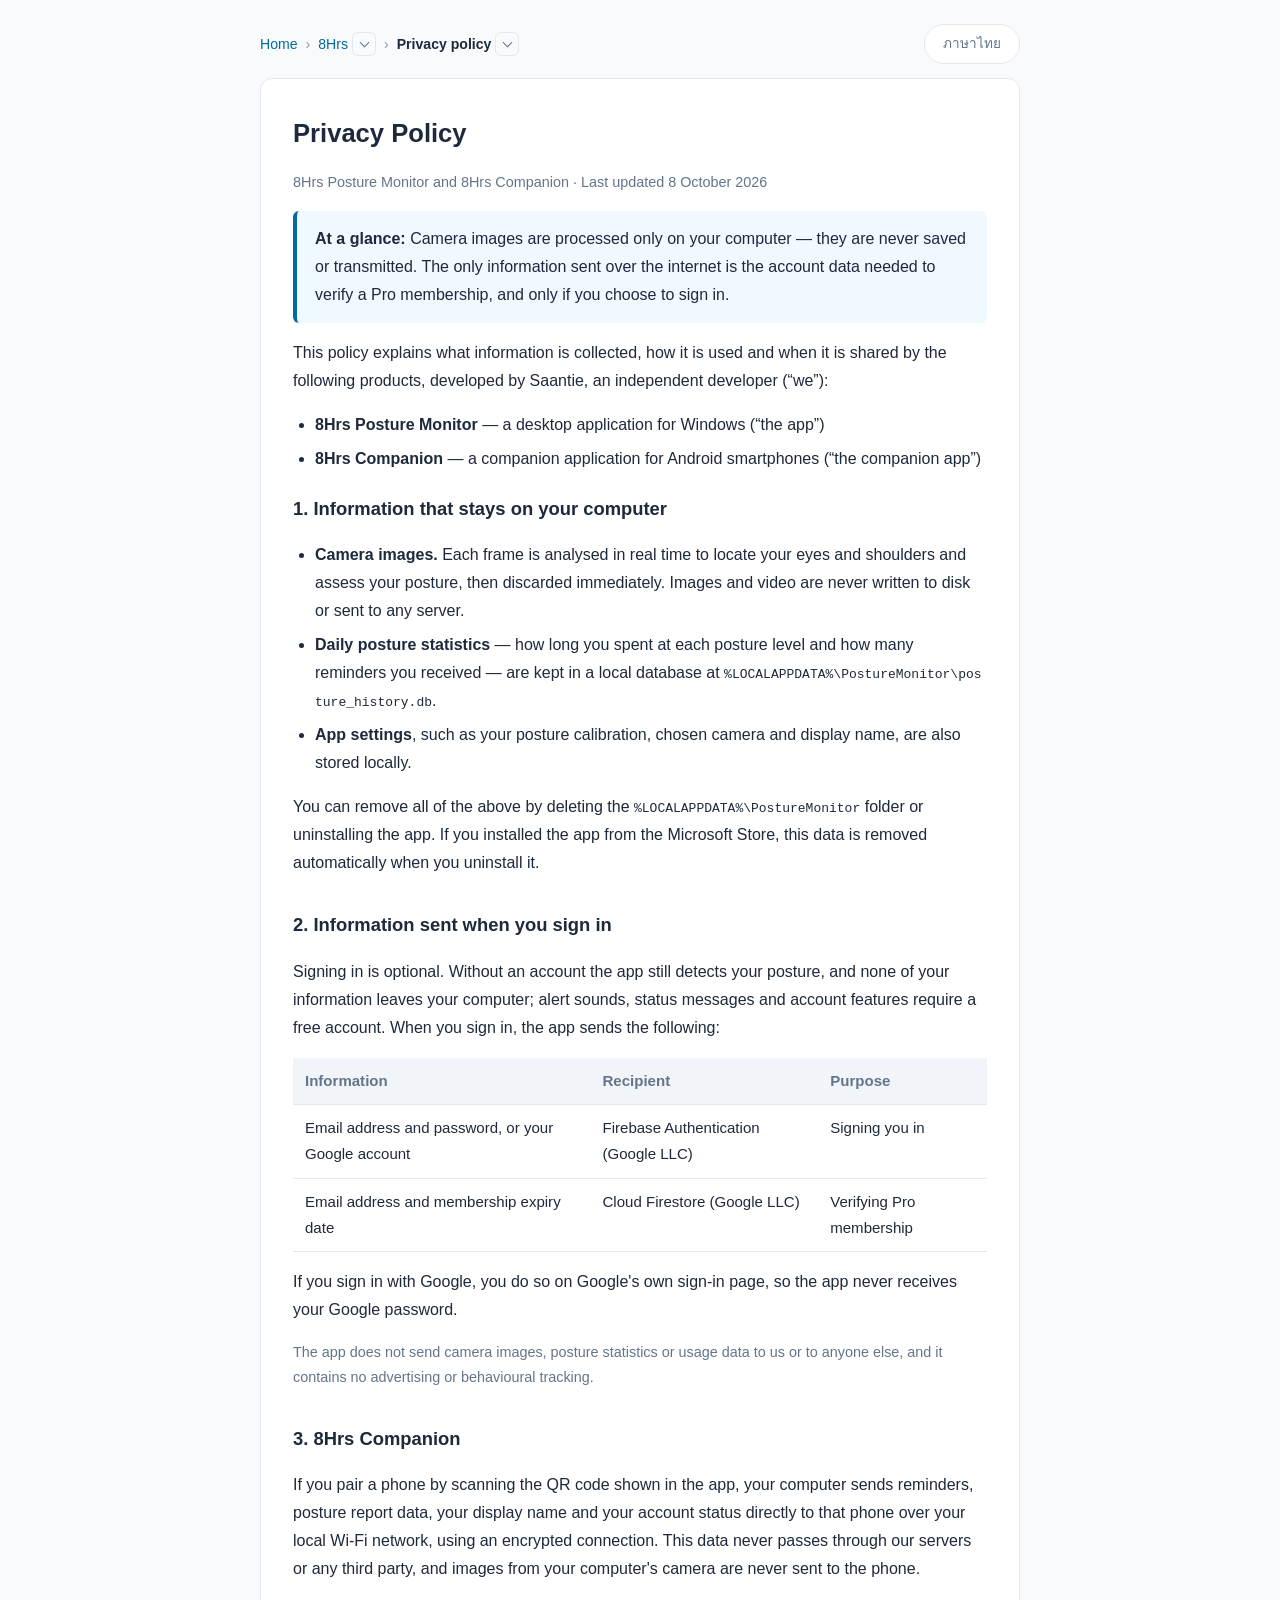
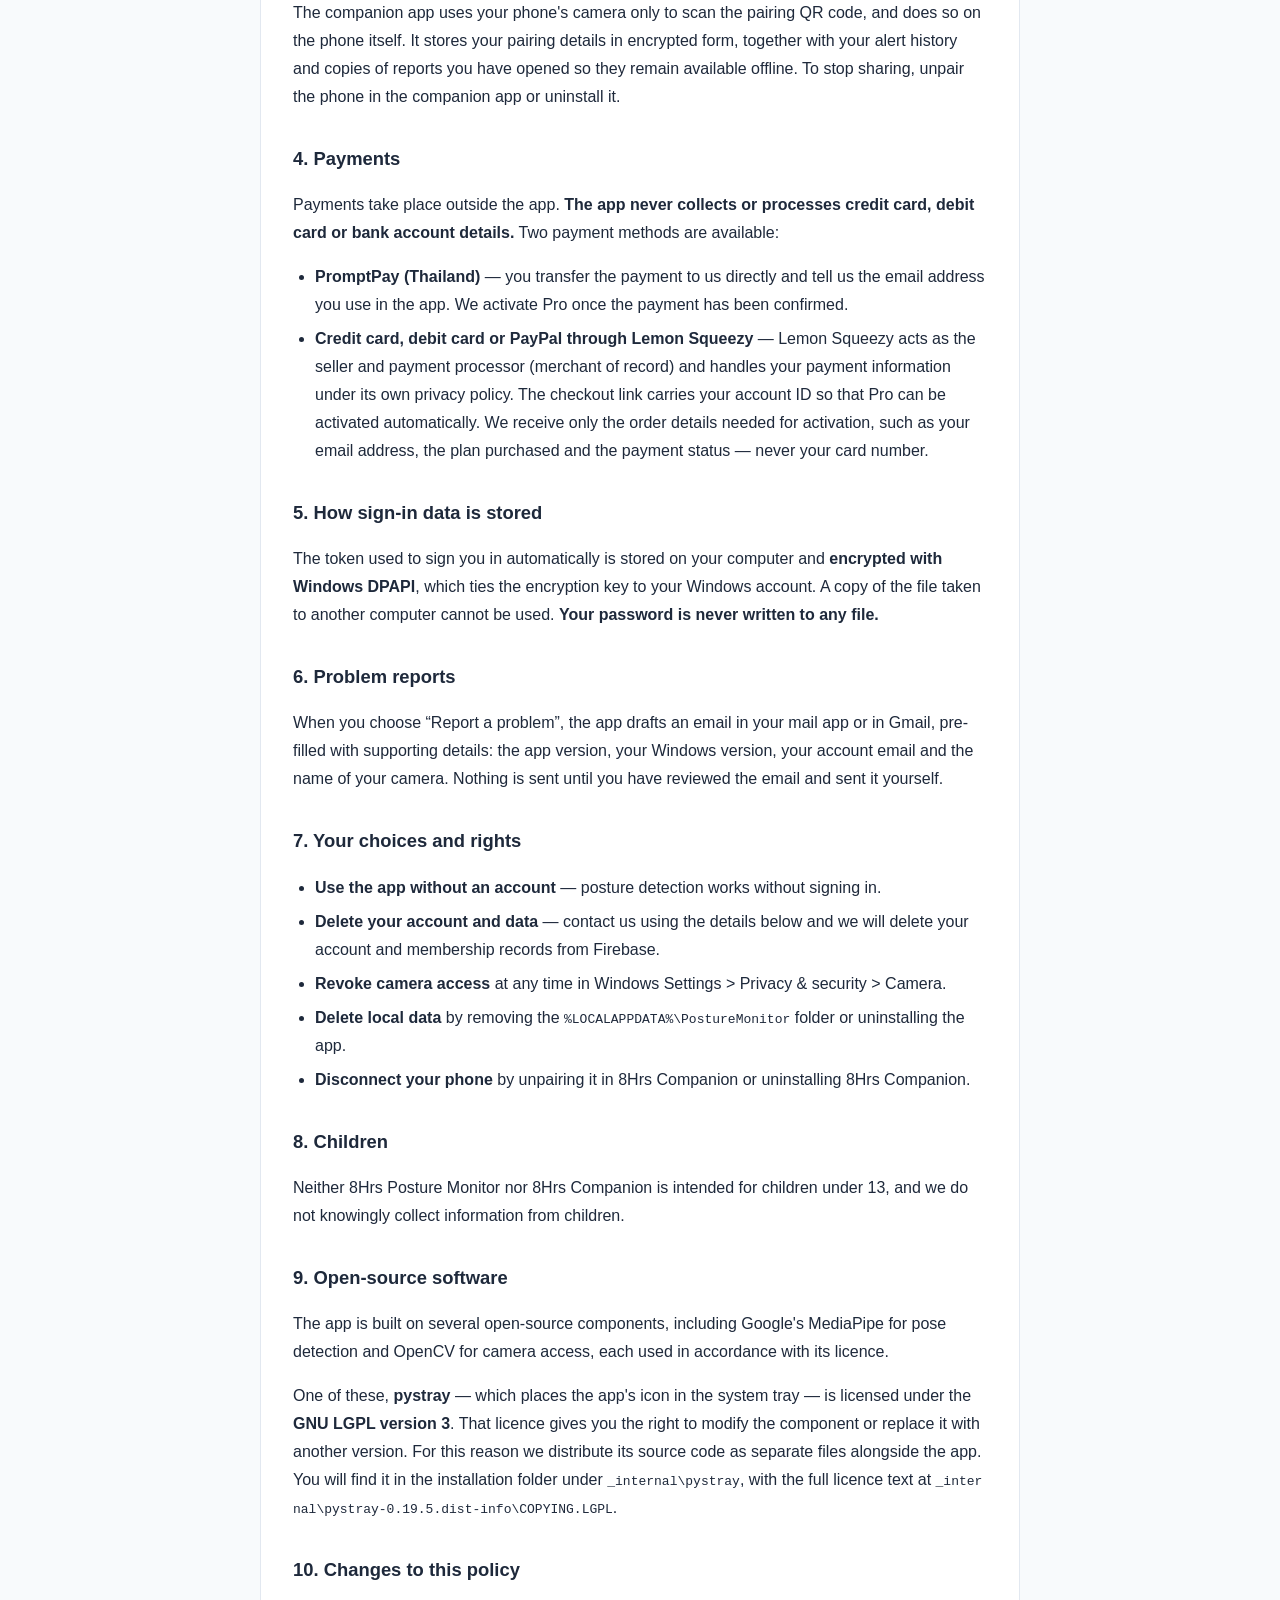
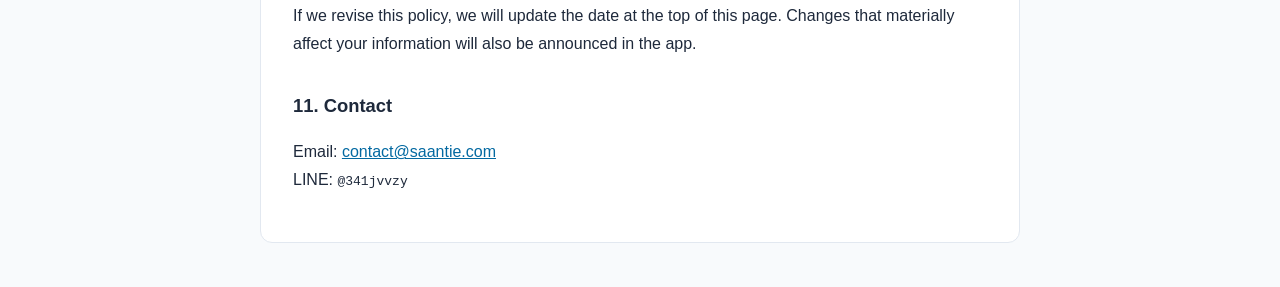
<file: 8hrs/privacy.html>
<!DOCTYPE html>
<html lang="th">
<head>
<meta charset="utf-8">
<meta name="viewport" content="width=device-width, initial-scale=1">
<title>นโยบายความเป็นส่วนตัว | Privacy Policy — 8Hrs Posture Monitor</title>
<link rel="stylesheet" href="/assets/crumbs.css">
<style>
  :root {
    --bg: #F8FAFC; --card: #FFFFFF; --text: #1E293B; --muted: #64748B;
    --border: #E2E8F0; --accent: #0369A1; --highlight: #F0F9FF;
  }
  * { box-sizing: border-box; }
  body {
    margin: 0; padding: 24px 16px;
    font-family: "Segoe UI", "Sarabun", -apple-system, sans-serif;
    background: var(--bg); color: var(--text); line-height: 1.75;
  }
  main { max-width: 760px; margin: 0 auto; }
  .card {
    background: var(--card); border: 1px solid var(--border);
    border-radius: 12px; padding: 32px; margin-bottom: 20px;
  }
  h1 { font-size: 1.6em; margin: 0 0 4px; }
  h2 { font-size: 1.15em; margin: 28px 0 8px; padding-top: 4px; }
  h2:first-of-type { margin-top: 8px; }
  .muted { color: var(--muted); font-size: 0.9em; }
  .key {
    background: var(--highlight); border-left: 4px solid var(--accent);
    padding: 14px 18px; border-radius: 6px; margin: 16px 0;
  }
  /* จอแคบ (มือถือ) ตารางกว้างเกินจะดันหน้าล้นแนวนอนทั้งหน้า — ครอบด้วยกล่องเลื่อนของตัวเองแทน
     (เจอจริงตอนทดสอบที่ 375px กว้าง) */
  .table-wrap { overflow-x: auto; margin: 12px 0; }
  table { width: 100%; min-width: 480px; border-collapse: collapse; font-size: 0.94em; }
  th, td { text-align: left; padding: 10px 12px; border-bottom: 1px solid var(--border); vertical-align: top; }
  th { background: #F1F5F9; color: var(--muted); font-weight: 600; }
  ul { padding-left: 22px; }
  li { margin: 6px 0; }
  a { color: var(--accent); }
  code { word-break: break-all; }  /* path ยาวๆ อย่าง %LOCALAPPDATA%\...\posture_history.db ก็ล้นได้เหมือนกัน */
  @media (max-width: 640px) { .card { padding: 20px; } body { padding: 16px 10px; } }

  /* ---------- ปุ่มสลับภาษา (ค่าเดียวกับ index.html — ดู script ท้ายไฟล์) ---------- */
  .langbar { max-width: 760px; margin: 0 auto; padding: 0 0 14px; text-align: right; }
  .langbtn {
    background: #FFFFFF; border: 1px solid var(--border); color: var(--muted);
    border-radius: 999px; padding: 7px 18px; font: inherit; font-size: .85em;
    cursor: pointer; transition: .2s;
  }
  .langbtn:hover { border-color: var(--accent); color: var(--accent); }

  /* แสดงทีละภาษา สลับด้วย document.documentElement.lang (เหมือน index.html ทุกประการ
     เพื่อให้ค่าที่เลือกไว้จาก localStorage ตัวเดียวกันใช้ร่วมกันได้ทั้งเว็บ) */
  [data-lang] { display: none; }
  html[lang="th"] [data-lang="th"], html[lang="en"] [data-lang="en"] { display: block; }
</style>
</head>
<body>
<main>

  <div class="langbar"><nav id="crumbs"></nav><button class="langbtn" id="langbtn" type="button"></button></div>

  <!-- เนื้อหานโยบายต้องตรงกับพฤติกรรมจริงของโปรแกรมเสมอ (posture_monitor.py + android/) —
       ฉบับนี้ตรวจกับโค้ด ต.ค. 2569: ลงชื่อด้วย Google, แอปคู่หูผ่าน Wi-Fi ในเครือข่าย, Lemon Squeezy
       ถ้าเพิ่มบริการภายนอกใหม่ (เช่น AdMob ในแอป Android) ต้องแก้หน้านี้พร้อมกัน -->

  <div class="card" data-lang="th">
    <h1>นโยบายความเป็นส่วนตัว</h1>
    <p class="muted">8Hrs Posture Monitor และ 8Hrs Companion · ปรับปรุงล่าสุดเมื่อวันที่ 8 ตุลาคม 2569</p>

    <div class="key">
      <b>สาระสำคัญ:</b> ภาพจากกล้องได้รับการประมวลผลภายในเครื่องคอมพิวเตอร์ของผู้ใช้เท่านั้น
      โดยไม่มีการบันทึกหรือส่งออกไปยังที่ใด ข้อมูลที่ส่งผ่านอินเทอร์เน็ตมีเพียงข้อมูลบัญชีผู้ใช้ที่จำเป็นต่อการตรวจสอบสิทธิ์สมาชิก และจะเกิดขึ้นเฉพาะเมื่อผู้ใช้เลือกเข้าสู่ระบบเท่านั้น
    </div>

    <p>นโยบายความเป็นส่วนตัวฉบับนี้อธิบายการเก็บรวบรวม การใช้ และการเปิดเผยข้อมูลของผลิตภัณฑ์ต่อไปนี้
       ซึ่งพัฒนาโดย Saantie นักพัฒนาอิสระ (“ผู้พัฒนา”)</p>
    <ul>
      <li><b>8Hrs Posture Monitor</b> — โปรแกรมคอมพิวเตอร์สำหรับระบบปฏิบัติการ Windows (“โปรแกรม”)</li>
      <li><b>8Hrs Companion</b> — แอปพลิเคชันคู่หูสำหรับสมาร์ทโฟนระบบปฏิบัติการ Android (“แอปพลิเคชัน”)</li>
    </ul>

    <h2>1. ข้อมูลที่ประมวลผลภายในเครื่องคอมพิวเตอร์ของผู้ใช้เท่านั้น</h2>
    <ul>
      <li><b>ภาพจากกล้อง</b> โปรแกรมใช้ภาพจากกล้องเพื่อระบุตำแหน่งดวงตาและไหล่ และประเมินท่านั่งแบบเรียลไทม์
        ภาพแต่ละเฟรมจะถูกลบทิ้งทันทีหลังการประมวลผล โปรแกรมไม่บันทึกภาพนิ่งหรือวิดีโอลงในไฟล์
        และไม่ส่งภาพไปยังเซิร์ฟเวอร์ใด</li>
      <li><b>สถิติท่านั่งรายวัน</b> ได้แก่ ระยะเวลาที่อยู่ในท่านั่งแต่ละระดับและจำนวนครั้งของการแจ้งเตือน
        จัดเก็บในไฟล์ฐานข้อมูลบนเครื่องคอมพิวเตอร์ของผู้ใช้ที่
        <code>%LOCALAPPDATA%\PostureMonitor\posture_history.db</code></li>
      <li><b>การตั้งค่าโปรแกรม</b> เช่น ค่าการปรับเทียบท่านั่ง กล้องที่เลือกใช้ และชื่อที่แสดง จัดเก็บบนเครื่องคอมพิวเตอร์ของผู้ใช้เช่นเดียวกัน</li>
    </ul>
    <p>ผู้ใช้สามารถลบข้อมูลข้างต้นทั้งหมดได้โดยลบโฟลเดอร์ <code>%LOCALAPPDATA%\PostureMonitor</code>
       หรือถอนการติดตั้งโปรแกรม สำหรับโปรแกรมที่ติดตั้งจาก Microsoft Store ข้อมูลดังกล่าวจะถูกลบโดยอัตโนมัติเมื่อถอนการติดตั้ง</p>

    <h2>2. ข้อมูลที่ส่งออกจากเครื่องคอมพิวเตอร์เมื่อเข้าสู่ระบบ</h2>
    <p>การเข้าสู่ระบบเป็นทางเลือกของผู้ใช้ หากผู้ใช้ไม่เข้าสู่ระบบ โปรแกรมยังคงตรวจจับท่านั่งได้ และจะไม่มีข้อมูลของผู้ใช้ถูกส่งออกจากเครื่องคอมพิวเตอร์ ทั้งนี้ การแจ้งเตือนด้วยเสียง ข้อความแสดงสถานะ
       และฟังก์ชันที่เกี่ยวข้องกับบัญชีผู้ใช้ จำเป็นต้องเข้าสู่ระบบด้วยบัญชีผู้ใช้ซึ่งไม่มีค่าใช้จ่าย
       เมื่อผู้ใช้เข้าสู่ระบบ โปรแกรมจะส่งข้อมูลดังต่อไปนี้</p>
    <div class="table-wrap"><table>
      <tr><th>ข้อมูล</th><th>ผู้รับข้อมูล</th><th>วัตถุประสงค์</th></tr>
      <tr><td>อีเมลและรหัสผ่าน หรือบัญชี Google</td><td>Firebase Authentication (Google LLC)</td><td>ยืนยันตัวตนเพื่อเข้าสู่ระบบ</td></tr>
      <tr><td>อีเมลและวันหมดอายุสมาชิก</td><td>Cloud Firestore (Google LLC)</td><td>ตรวจสอบสิทธิ์สมาชิกแบบโปร</td></tr>
    </table></div>
    <p>การเข้าสู่ระบบด้วยบัญชี Google ดำเนินการผ่านหน้าเข้าสู่ระบบของ Google โดยตรง โปรแกรมจึงไม่ได้รับรหัสผ่านบัญชี Google ของผู้ใช้</p>
    <p class="muted">โปรแกรมไม่ส่งภาพจากกล้อง สถิติท่านั่ง หรือข้อมูลการใช้งานไปยังผู้พัฒนาหรือบุคคลภายนอก
       และไม่มีระบบโฆษณาหรือระบบติดตามพฤติกรรมผู้ใช้</p>

    <h2>3. แอปพลิเคชัน 8Hrs Companion</h2>
    <p>หากผู้ใช้จับคู่สมาร์ทโฟนกับโปรแกรมโดยสแกนคิวอาร์โค้ดที่แสดงในโปรแกรม เครื่องคอมพิวเตอร์ของผู้ใช้จะส่งการแจ้งเตือน ข้อมูลรายงานท่านั่ง ชื่อที่แสดง และสถานะบัญชีผู้ใช้ ไปยังสมาร์ทโฟนโดยตรงผ่านเครือข่าย
       Wi-Fi ภายใน ด้วยการเชื่อมต่อที่เข้ารหัส ข้อมูลดังกล่าวไม่ผ่านเซิร์ฟเวอร์ของผู้พัฒนาหรือบุคคลภายนอก
       และไม่มีการส่งภาพจากกล้องของเครื่องคอมพิวเตอร์ไปยังสมาร์ทโฟน</p>
    <p>แอปพลิเคชันใช้กล้องของสมาร์ทโฟนเพื่อสแกนคิวอาร์โค้ดสำหรับการจับคู่เท่านั้น โดยประมวลผลภายในสมาร์ทโฟน
       แอปพลิเคชันจัดเก็บข้อมูลการจับคู่ในรูปแบบที่เข้ารหัส รวมถึงประวัติการแจ้งเตือนและสำเนารายงานที่ผู้ใช้เคยเปิดดู เพื่อให้สามารถดูได้ขณะไม่ได้เชื่อมต่อ ผู้ใช้สามารถยุติการส่งข้อมูลได้โดยยกเลิกการจับคู่ในแอปพลิเคชัน หรือถอนการติดตั้งแอปพลิเคชัน</p>

    <h2>4. การชำระเงิน</h2>
    <p>การชำระเงินดำเนินการนอกโปรแกรม <b>โปรแกรมไม่เก็บรวบรวมและไม่ประมวลผลข้อมูลบัตรเครดิต บัตรเดบิต
       หรือบัญชีธนาคารของผู้ใช้</b> โดยมีช่องทางการชำระเงินดังนี้</p>
    <ul>
      <li><b>พร้อมเพย์ (ภายในประเทศไทย)</b> — ผู้ใช้โอนเงินถึงผู้พัฒนาโดยตรงและแจ้งอีเมลที่ใช้เข้าสู่ระบบโปรแกรม
        ผู้พัฒนาจะดำเนินการเปิดใช้สิทธิ์สมาชิกหลังตรวจสอบยอดเงิน</li>
      <li><b>บัตรเครดิต บัตรเดบิต หรือ PayPal ผ่าน Lemon Squeezy</b> — Lemon Squeezy ทำหน้าที่เป็นผู้ขายและผู้รับชำระเงิน (merchant of record) และประมวลผลข้อมูลการชำระเงินตามนโยบายความเป็นส่วนตัวของ
        Lemon Squeezy ลิงก์สำหรับชำระเงินจะแนบรหัสบัญชีผู้ใช้ไว้ เพื่อให้ระบบเปิดใช้สิทธิ์สมาชิกได้โดยอัตโนมัติ
        ผู้พัฒนาได้รับเฉพาะข้อมูลคำสั่งซื้อที่จำเป็นต่อการเปิดใช้สิทธิ์ เช่น อีเมล แพ็กเกจที่ซื้อ และสถานะการชำระเงิน โดยไม่ได้รับหมายเลขบัตรเครดิตหรือบัตรเดบิต</li>
    </ul>

    <h2>5. การจัดเก็บข้อมูลการเข้าสู่ระบบ</h2>
    <p>ข้อมูลสำหรับการเข้าสู่ระบบอัตโนมัติจัดเก็บบนเครื่องคอมพิวเตอร์ของผู้ใช้ และ<b>เข้ารหัสด้วยระบบ DPAPI
       ของ Windows</b> ซึ่งผูกกุญแจเข้ารหัสไว้กับบัญชีผู้ใช้ Windows หากมีการคัดลอกไฟล์ดังกล่าวไปยังคอมพิวเตอร์เครื่องอื่น จะไม่สามารถนำไปใช้งานได้ <b>โปรแกรมไม่บันทึกรหัสผ่านของผู้ใช้ลงในไฟล์ใด</b></p>

    <h2>6. การแจ้งปัญหาการใช้งาน</h2>
    <p>เมื่อผู้ใช้เลือกเมนู “แจ้งปัญหาการใช้งาน” โปรแกรมจะสร้างร่างอีเมลในโปรแกรมอีเมลของผู้ใช้หรือใน Gmail
       พร้อมข้อมูลประกอบ ได้แก่ เวอร์ชันของโปรแกรม เวอร์ชันของ Windows อีเมลของบัญชีผู้ใช้ และชื่อกล้องที่ใช้
       อีเมลดังกล่าวจะไม่ถูกส่งจนกว่าผู้ใช้จะตรวจสอบและกดส่งด้วยตนเอง</p>

    <h2>7. สิทธิ์ของผู้ใช้</h2>
    <ul>
      <li><b>ใช้งานโดยไม่เข้าสู่ระบบ</b> — โปรแกรมสามารถตรวจจับท่านั่งได้โดยไม่ต้องมีบัญชีผู้ใช้</li>
      <li><b>ขอลบบัญชีและข้อมูล</b> — ติดต่อผู้พัฒนาตามช่องทางด้านล่าง ผู้พัฒนาจะลบบัญชีและข้อมูลสมาชิกของผู้ใช้ออกจาก Firebase</li>
      <li><b>ยกเลิกสิทธิ์การเข้าถึงกล้อง</b> — ได้ทุกเมื่อที่ Windows Settings &gt; Privacy &amp; security &gt; Camera</li>
      <li><b>ลบข้อมูลบนเครื่องคอมพิวเตอร์</b> — ลบโฟลเดอร์ <code>%LOCALAPPDATA%\PostureMonitor</code>
        หรือถอนการติดตั้งโปรแกรม</li>
      <li><b>ยุติการเชื่อมต่อกับสมาร์ทโฟน</b> — ยกเลิกการจับคู่ในแอปพลิเคชัน 8Hrs Companion
        หรือถอนการติดตั้งแอปพลิเคชัน</li>
    </ul>

    <h2>8. ผู้ใช้ที่เป็นเด็ก</h2>
    <p>โปรแกรมและแอปพลิเคชันไม่ได้ออกแบบมาสำหรับเด็กอายุต่ำกว่า 13 ปี และผู้พัฒนาไม่มีเจตนาเก็บรวบรวมข้อมูลจากเด็ก</p>

    <h2>9. ซอฟต์แวร์โอเพนซอร์สที่ใช้ในโปรแกรม</h2>
    <p>โปรแกรมพัฒนาขึ้นโดยใช้ซอฟต์แวร์โอเพนซอร์สหลายรายการ เช่น MediaPipe ของ Google สำหรับการตรวจจับท่าทาง
       และ OpenCV สำหรับการเชื่อมต่อกล้อง โดยใช้งานตามเงื่อนไขสัญญาอนุญาตของแต่ละรายการ</p>
    <p>ในจำนวนนี้ <b>pystray</b> ซึ่งเป็นส่วนประกอบที่แสดงไอคอนของโปรแกรมในถาดระบบ อยู่ภายใต้สัญญาอนุญาต
       <b>GNU LGPL เวอร์ชัน 3</b> ซึ่งให้สิทธิ์ผู้ใช้แก้ไขหรือเปลี่ยนส่วนประกอบนี้เป็นรุ่นอื่นได้ด้วยตนเอง
       ผู้พัฒนาจึงแจกจ่ายซอร์สโค้ดของ pystray เป็นไฟล์แยกพร้อมกับโปรแกรม ผู้ใช้สามารถตรวจสอบได้ที่โฟลเดอร์ติดตั้งโปรแกรม ในโฟลเดอร์ย่อย <code>_internal\pystray</code> และอ่านสัญญาอนุญาตฉบับเต็มได้ที่
       <code>_internal\pystray-0.19.5.dist-info\COPYING.LGPL</code></p>

    <h2>10. การเปลี่ยนแปลงนโยบาย</h2>
    <p>หากมีการแก้ไขนโยบายฉบับนี้ ผู้พัฒนาจะปรับปรุงวันที่ด้านบนของหน้านี้ และจะแจ้งในโปรแกรมด้วยหากการเปลี่ยนแปลงนั้นมีผลต่อข้อมูลของผู้ใช้อย่างมีนัยสำคัญ</p>

    <h2>11. ช่องทางติดต่อ</h2>
    <p>อีเมล: <a href="mailto:contact@saantie.com">contact@saantie.com</a><br>
       LINE: <code>@341jvvzy</code></p>
  </div>

  <div class="card" data-lang="en">
    <h1>Privacy Policy</h1>
    <p class="muted">8Hrs Posture Monitor and 8Hrs Companion · Last updated 8 October 2026</p>

    <div class="key">
      <b>At a glance:</b> Camera images are processed only on your computer — they are never saved or
      transmitted. The only information sent over the internet is the account data needed to verify a
      Pro membership, and only if you choose to sign in.
    </div>

    <p>This policy explains what information is collected, how it is used and when it is shared by the
       following products, developed by Saantie, an independent developer (“we”):</p>
    <ul>
      <li><b>8Hrs Posture Monitor</b> — a desktop application for Windows (“the app”)</li>
      <li><b>8Hrs Companion</b> — a companion application for Android smartphones (“the companion app”)</li>
    </ul>

    <h2>1. Information that stays on your computer</h2>
    <ul>
      <li><b>Camera images.</b> Each frame is analysed in real time to locate your eyes and shoulders and
        assess your posture, then discarded immediately. Images and video are never written to disk or
        sent to any server.</li>
      <li><b>Daily posture statistics</b> — how long you spent at each posture level and how many
        reminders you received — are kept in a local database at
        <code>%LOCALAPPDATA%\PostureMonitor\posture_history.db</code>.</li>
      <li><b>App settings</b>, such as your posture calibration, chosen camera and display name, are also
        stored locally.</li>
    </ul>
    <p>You can remove all of the above by deleting the <code>%LOCALAPPDATA%\PostureMonitor</code> folder or
       uninstalling the app. If you installed the app from the Microsoft Store, this data is removed
       automatically when you uninstall it.</p>

    <h2>2. Information sent when you sign in</h2>
    <p>Signing in is optional. Without an account the app still detects your posture, and none of your
       information leaves your computer; alert sounds, status messages and account features require a
       free account. When you sign in, the app sends the following:</p>
    <div class="table-wrap"><table>
      <tr><th>Information</th><th>Recipient</th><th>Purpose</th></tr>
      <tr><td>Email address and password, or your Google account</td><td>Firebase Authentication (Google LLC)</td><td>Signing you in</td></tr>
      <tr><td>Email address and membership expiry date</td><td>Cloud Firestore (Google LLC)</td><td>Verifying Pro membership</td></tr>
    </table></div>
    <p>If you sign in with Google, you do so on Google's own sign-in page, so the app never receives your
       Google password.</p>
    <p class="muted">The app does not send camera images, posture statistics or usage data to us or to
       anyone else, and it contains no advertising or behavioural tracking.</p>

    <h2>3. 8Hrs Companion</h2>
    <p>If you pair a phone by scanning the QR code shown in the app, your computer sends reminders, posture
       report data, your display name and your account status directly to that phone over your local Wi-Fi
       network, using an encrypted connection. This data never passes through our servers or any third
       party, and images from your computer's camera are never sent to the phone.</p>
    <p>The companion app uses your phone's camera only to scan the pairing QR code, and does so on the
       phone itself. It stores your pairing details in encrypted form, together with your alert history and
       copies of reports you have opened so they remain available offline. To stop sharing, unpair the
       phone in the companion app or uninstall it.</p>

    <h2>4. Payments</h2>
    <p>Payments take place outside the app. <b>The app never collects or processes credit card, debit card or
       bank account details.</b> Two payment methods are available:</p>
    <ul>
      <li><b>PromptPay (Thailand)</b> — you transfer the payment to us directly and tell us the email address
        you use in the app. We activate Pro once the payment has been confirmed.</li>
      <li><b>Credit card, debit card or PayPal through Lemon Squeezy</b> — Lemon Squeezy acts as the seller and payment
        processor (merchant of record) and handles your payment information under its own privacy policy.
        The checkout link carries your account ID so that Pro can be activated automatically. We receive
        only the order details needed for activation, such as your email address, the plan purchased and
        the payment status — never your card number.</li>
    </ul>

    <h2>5. How sign-in data is stored</h2>
    <p>The token used to sign you in automatically is stored on your computer and <b>encrypted with Windows
       DPAPI</b>, which ties the encryption key to your Windows account. A copy of the file taken to another
       computer cannot be used. <b>Your password is never written to any file.</b></p>

    <h2>6. Problem reports</h2>
    <p>When you choose “Report a problem”, the app drafts an email in your mail app or in Gmail, pre-filled
       with supporting details: the app version, your Windows version, your account email and the name of
       your camera. Nothing is sent until you have reviewed the email and sent it yourself.</p>

    <h2>7. Your choices and rights</h2>
    <ul>
      <li><b>Use the app without an account</b> — posture detection works without signing in.</li>
      <li><b>Delete your account and data</b> — contact us using the details below and we will delete your
        account and membership records from Firebase.</li>
      <li><b>Revoke camera access</b> at any time in Windows Settings &gt; Privacy &amp; security &gt; Camera.</li>
      <li><b>Delete local data</b> by removing the <code>%LOCALAPPDATA%\PostureMonitor</code> folder or
        uninstalling the app.</li>
      <li><b>Disconnect your phone</b> by unpairing it in 8Hrs Companion or uninstalling 8Hrs Companion.</li>
    </ul>

    <h2>8. Children</h2>
    <p>Neither 8Hrs Posture Monitor nor 8Hrs Companion is intended for children under 13, and we do not knowingly
       collect information from children.</p>

    <h2>9. Open-source software</h2>
    <p>The app is built on several open-source components, including Google's MediaPipe for pose
       detection and OpenCV for camera access, each used in accordance with its licence.</p>
    <p>One of these, <b>pystray</b> — which places the app's icon in the system tray — is licensed under the
       <b>GNU LGPL version 3</b>. That licence gives you the right to modify the component or replace it with
       another version. For this reason we distribute its source code as separate files alongside the app.
       You will find it in the installation folder under <code>_internal\pystray</code>, with the full licence
       text at <code>_internal\pystray-0.19.5.dist-info\COPYING.LGPL</code>.</p>

    <h2>10. Changes to this policy</h2>
    <p>If we revise this policy, we will update the date at the top of this page. Changes that materially
       affect your information will also be announced in the app.</p>

    <h2>11. Contact</h2>
    <p>Email: <a href="mailto:contact@saantie.com">contact@saantie.com</a><br>
       LINE: <code>@341jvvzy</code></p>
  </div>

</main>

<script src="/assets/lang-toggle.js"></script>
<script src="/assets/crumbs.js"></script>
</body>
</html>
</file>
<file: assets/crumbs.css>
/* แถบบอกตำแหน่งหน้า (ดู /assets/crumbs.js) — สีมาจากตัวแปรของแต่ละหน้า จึงใช้ได้ทั้งธีมมืดและธีมสว่าง (privacy.html) */

/* แถวบนสุด: แถบตำแหน่งชิดซ้าย ปุ่มสลับภาษาชิดขวา */
.langbar, .crumbbar { display: flex; align-items: center; justify-content: space-between; gap: 12px; flex-wrap: wrap; }
.langbar .langbtn { margin-left: auto; }

.crumbs { font-size: .88em; min-width: 0; text-align: left; line-height: 1.6; }
.crumbs[hidden] { display: none; }
.crumbs ol { list-style: none; margin: 0; padding: 0; display: flex; flex-wrap: wrap; align-items: center; row-gap: 4px; }
.crumbs .crumb { display: inline-flex; align-items: center; position: relative; }
/* ตัวคั่น › อยู่ระหว่างระดับ (ไม่ใช่ปุ่ม จึงเป็นแค่เครื่องหมายสีจาง) */
.crumbs .crumb + .crumb::before { content: "›"; color: var(--muted); margin: 0 8px; opacity: .7; }

/* ส่วนที่กดได้ = ลิงก์ (ขีดเส้นใต้เมื่อชี้) ส่วนหน้าปัจจุบัน = ข้อความธรรมดา ไม่ทำให้ดูเหมือนกดได้ */
.crumbs a { color: var(--accent); text-decoration: none; }
.crumbs a:hover, .crumbs a:focus-visible { text-decoration: underline; text-underline-offset: 3px; }
.crumbs .crumb-cur { color: var(--text); font-weight: 600; }
.crumbs .crumb-go-label { color: var(--muted); }

/* ▾ เปิดเมนูข้ามไปหน้าอื่นในระดับเดียวกัน — เป็นปุ่มจริง จึงมีกรอบให้เห็นว่ากดได้ */
.crumb-menu { position: relative; display: inline-block; margin-left: 4px; }
.crumb-menu summary {
  list-style: none; cursor: pointer; display: inline-flex; align-items: center; justify-content: center;
  width: 24px; height: 24px; border-radius: 6px; border: 1px solid var(--border); color: var(--muted);
  transition: border-color .2s, color .2s;
}
.crumb-menu summary::-webkit-details-marker { display: none; }
.crumb-menu summary:hover, .crumb-menu summary:focus-visible, .crumb-menu[open] summary { border-color: var(--accent); color: var(--accent); outline: none; }
.crumb-caret { width: 7px; height: 7px; border-right: 1.6px solid currentColor; border-bottom: 1.6px solid currentColor; transform: translateY(-2px) rotate(45deg); }
.crumb-menu[open] .crumb-caret { transform: translateY(2px) rotate(225deg); }

.crumb-menu ul {
  position: absolute; z-index: 60; top: calc(100% + 6px); left: 0; min-width: 220px; max-width: min(320px, 86vw);
  margin: 0; padding: 6px; list-style: none; border-radius: 10px;
  background: var(--surface-2, var(--surface, var(--card, #FFFFFF)));
  border: 1px solid var(--border-lit, var(--border));
  box-shadow: 0 14px 36px -12px rgba(0, 0, 0, .45);
}
.crumb-menu li a, .crumb-menu li .crumb-cur { display: block; padding: 8px 10px; border-radius: 7px; line-height: 1.45; }
.crumb-menu li a { color: var(--text); }
.crumb-menu li a:hover, .crumb-menu li a:focus-visible { background: var(--accent-soft, var(--highlight, rgba(56, 189, 248, .12))); color: var(--accent); text-decoration: none; }
.crumb-menu li .crumb-cur { color: var(--muted); font-weight: 600; }
.crumb-menu li .crumb-cur::after { content: " ✓"; color: var(--accent); }
</file>
